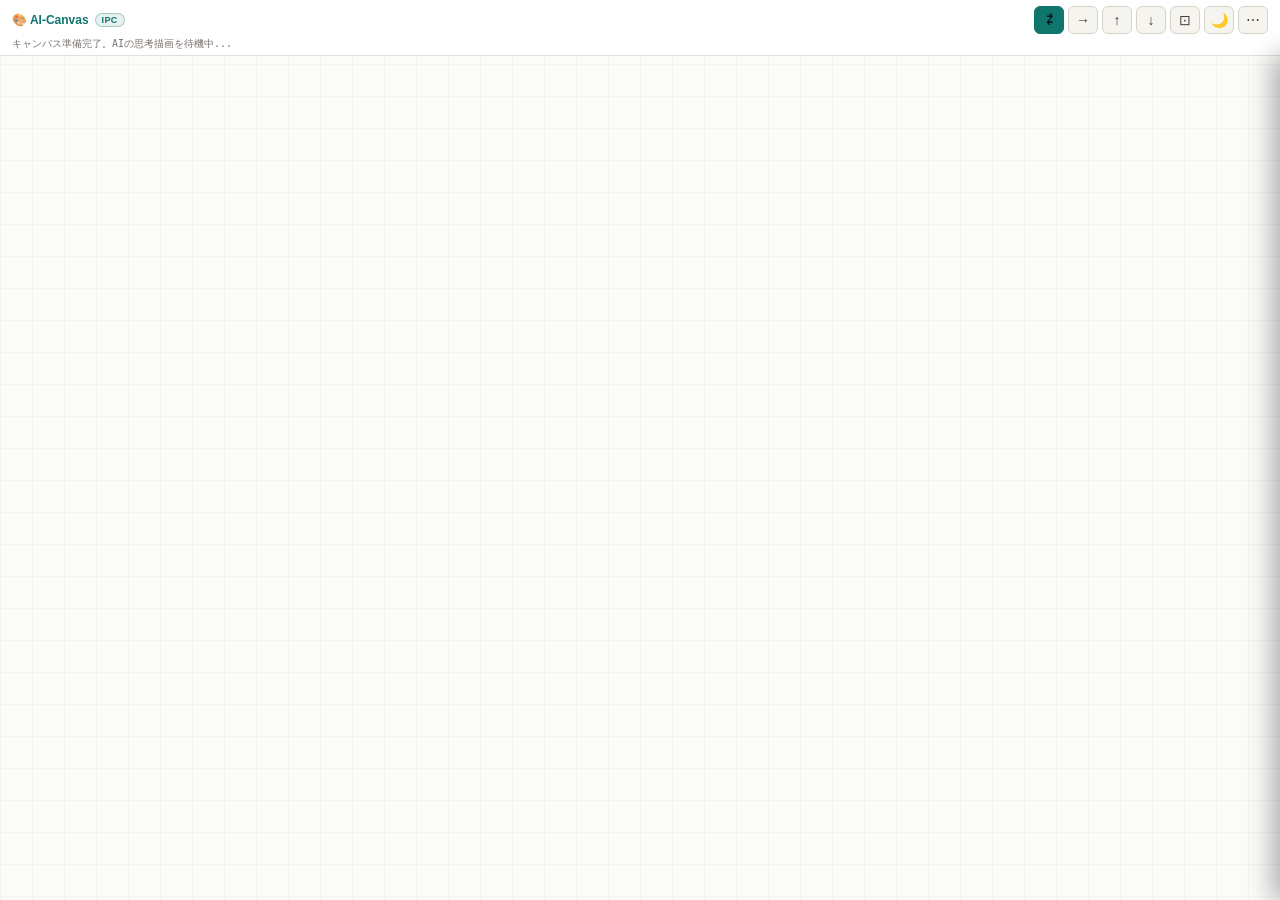
<file: index.html>
<!DOCTYPE html>
<html lang="ja">
<head>
  <meta charset="UTF-8">
  <title>AI-Canvas — Serverless Interactive Thinking Canvas</title>
  <!-- KaTeX (ローカル最優先 + CDNフォールバック) -->
  <link rel="stylesheet" href="./vendor/katex/katex.min.css" onerror="this.onerror=null;this.href='https://cdn.jsdelivr.net/npm/katex@0.16.11/dist/katex.min.css';" />
  <script src="./vendor/katex/katex.min.js" onerror="this.onerror=null;const s=document.createElement('script');s.src='https://cdn.jsdelivr.net/npm/katex@0.16.11/dist/katex.min.js';document.head.appendChild(s);"></script>
  <style>
    :root {
      /* 🌙 Cool Cyber (デフォルト) */
      --bg-body: #0b0f19;
      --grid-stroke: rgba(255, 255, 255, 0.04);
      --header-bg: rgba(15, 23, 42, 0.88);
      --header-border: #334155;
      --brand-color: #38bdf8;
      --badge-bg: rgba(56, 189, 248, 0.15);
      --badge-border: rgba(56, 189, 248, 0.3);
      --badge-color: #38bdf8;
      --btn-bg: #1e293b;
      --btn-color: #cbd5e1;
      --btn-border: #475569;
      --btn-hover-bg: #334155;
      --btn-hover-color: #f8fafc;
      --btn-hover-border: #38bdf8;
      --log-color: #94a3b8;
      --edge-stroke: #64748b;
      --edge-label: #94a3b8;
      --arrow-fill: #38bdf8;
      --hit-box-fill: #0f172a;
      
      /* コンポーネント共通 */
      --card-bg: #1e293b;
      --card-border: #334155;
      --card-text: #f8fafc;
      --card-sub: #94a3b8;
      --math-bg: #1e293b;
      --math-border: #10b981;
      --math-label: #10b981;
      --math-text: #f8fafc;
      --text-node-bg: rgba(30,41,59,0.85);
      --text-node-border: #475569;
      --text-node-title: #f8fafc;
      --text-node-body: #cbd5e1;
      --svg-node-bg: rgba(15,23,42,0.7);
      --svg-node-border: #f59e0b;
      --svg-node-title: #f59e0b;
      --table-bg: rgba(15,23,42,0.92);
      --table-th-bg: rgba(51,65,85,0.6);
      --table-th-border: #475569;
      --table-th-color: #f8fafc;
      --table-td-border: rgba(255,255,255,0.07);
      --table-td-color: #cbd5e1;
      --table-td-first: #93c5fd;
      --group-bg: rgba(15,23,42,0.45);
      --group-border: #38bdf8;
    }

    body.theme-natural {
      /* ☀️ Natural & White (手作り・生成りノート風) */
      --bg-body: #fbfbfa;
      --grid-stroke: rgba(60, 50, 40, 0.08);
      --header-bg: rgba(255, 255, 255, 0.94);
      --header-border: #e2e0d8;
      --brand-color: #0f766e;
      --badge-bg: rgba(15, 118, 110, 0.1);
      --badge-border: rgba(15, 118, 110, 0.3);
      --badge-color: #0f766e;
      --btn-bg: #f5f4ef;
      --btn-color: #44403c;
      --btn-border: #d6d3c7;
      --btn-hover-bg: #e7e5dc;
      --btn-hover-color: #1c1917;
      --btn-hover-border: #0f766e;
      --log-color: #78716c;
      --edge-stroke: #78716c;
      --edge-label: #57534e;
      --arrow-fill: #44403c;
      --hit-box-fill: #ffffff;
      
      /* コンポーネント共通 (生成り・紙・万年筆風) */
      --card-bg: #ffffff;
      --card-border: #dcd9ce;
      --card-text: #1c1917;
      --card-sub: #78716c;
      --math-bg: #f0fdf4;
      --math-border: #059669;
      --math-label: #047857;
      --math-text: #064e3b;
      --text-node-bg: #ffffff;
      --text-node-border: #d6d3c7;
      --text-node-title: #1c1917;
      --text-node-body: #44403c;
      --svg-node-bg: #fffbeb;
      --svg-node-border: #d97706;
      --svg-node-title: #b45309;
      --table-bg: #ffffff;
      --table-th-bg: #f5f4ef;
      --table-th-border: #d6d3c7;
      --table-th-color: #1c1917;
      --table-td-border: rgba(0,0,0,0.06);
      --table-td-color: #44403c;
      --table-td-first: #0f766e;
      --group-bg: rgba(245, 244, 239, 0.65);
      --group-border: #78716c;
    }

    * { box-sizing: border-box; margin: 0; padding: 0; user-select: none; }
    button, input, select, textarea { font-family: inherit; }
    body, html {
      width: 100%; height: 100%; overflow: hidden;
      font-family: -apple-system, BlinkMacSystemFont, "Segoe UI", "Hiragino Sans", "Hiragino Kaku Gothic ProN", "Yu Gothic UI", "Yu Gothic", Meiryo, sans-serif;
      background: var(--bg-body); color: var(--card-text); transition: background 0.25s, color 0.25s;
    }

    :root { --header-h: 56px; }

    /* 上部ヘッダー（コンパクト・2段） */
    #header {
      position: absolute; top: 0; left: 0; right: 0; height: var(--header-h);
      background: var(--header-bg); backdrop-filter: blur(10px);
      border-bottom: 1px solid var(--header-border);
      display: flex; flex-direction: column; justify-content: center;
      padding: 4px 12px 2px; z-index: 1000; transition: all 0.25s; gap: 2px;
    }
    .header-row { display: flex; align-items: center; width: 100%; min-height: 0; }
    .header-main { justify-content: space-between; gap: 8px; }
    .header-log { height: 16px; }
    .brand { font-size: 12px; font-weight: 700; color: var(--brand-color); display: flex; align-items: center; gap: 6px; flex-shrink: 0; }
    .badge { font-size: 9px; font-weight: 600; padding: 1px 6px; border-radius: 999px; letter-spacing: 0.04em; }
    .badge-ipc { background: var(--badge-bg); color: var(--badge-color); border: 1px solid var(--badge-border); }
    .toolbar-primary { display: flex; align-items: center; gap: 4px; flex-wrap: wrap; justify-content: flex-end; }
    .btn-group { display: flex; gap: 4px; align-items: center; }
    .btn { background: var(--btn-bg); color: var(--btn-color); border: 1px solid var(--btn-border); padding: 4px 10px; border-radius: 6px; font-size: 11px; font-weight: 600; cursor: pointer; transition: all 0.2s; }
    .btn:hover { background: var(--btn-hover-bg); color: var(--btn-hover-color); border-color: var(--btn-hover-border); }
    .btn-icon {
      background: var(--btn-bg); color: var(--btn-color); border: 1px solid var(--btn-border);
      width: 30px; height: 28px; padding: 0; border-radius: 6px; font-size: 14px; line-height: 1;
      cursor: pointer; transition: all 0.2s; display: inline-flex; align-items: center; justify-content: center;
    }
    .btn-icon:hover { background: var(--btn-hover-bg); color: var(--btn-hover-color); border-color: var(--btn-hover-border); }
    .layout-dir-btn.active { background: var(--brand-color, #38bdf8); color: #0b1220; border-color: var(--brand-color, #38bdf8); font-weight: 700; }
    .menu-wrap { position: relative; }
    .header-menu {
      position: absolute; right: 0; top: calc(100% + 4px); min-width: 168px;
      background: var(--header-bg); border: 1px solid var(--header-border); border-radius: 8px;
      box-shadow: 0 8px 24px rgba(0,0,0,0.35); padding: 4px; z-index: 1100;
    }
    .header-menu.hidden { display: none; }
    .header-menu .menu-item {
      display: block; width: 100%; text-align: left; background: none; border: none;
      color: var(--btn-color); font-size: 11px; font-weight: 600; padding: 8px 10px; border-radius: 6px; cursor: pointer;
    }
    .header-menu .menu-item:hover { background: var(--btn-hover-bg); color: var(--btn-hover-color); }
    #log-bar { font-size: 10px; color: var(--log-color); font-family: monospace; white-space: nowrap; overflow: hidden; text-overflow: ellipsis; width: 100%; }

    /* メインキャンバス */
    #canvas { width: 100%; height: 100%; display: block; }
    .grid-line { stroke: var(--grid-stroke); stroke-width: 1; }

    /* 共通オブジェクトスタイル */
    .canvas-obj { cursor: grab; touch-action: none; user-select: none; }
    .canvas-obj:active { cursor: grabbing; }
    .canvas-obj.dragging { filter: drop-shadow(0 14px 28px rgba(0,0,0,0.75)); }

    /* エッジ */
    .edge-path { fill: none; stroke-linecap: round; stroke-width: 2.2; }
    .edge-path:not([stroke]) { stroke: var(--edge-stroke); }
    .edge-label:not([fill]) { fill: var(--edge-label); }
    .edge-label { font-size: 11px; font-weight: 600; text-anchor: middle; dominant-baseline: middle; }

    /* HTML foreignObject スタイル (ドラッグが親要素に確実に届くよう設定) */
    foreignObject { pointer-events: none; }
    .html-container { width: 100%; height: 100%; overflow: hidden; }

    /* 🌟 選択中ノードのフォーカスハイライト */
    .canvas-obj.selected > rect:first-child {
      filter: drop-shadow(0 0 12px rgba(56, 189, 248, 0.95)) !important;
      stroke: var(--brand-color) !important;
      stroke-width: 2.5px !important;
    }
    /* 🌟 グループ選択時の破線枠ハイライト */
    .canvas-obj[data-type="group"].selected > rect:first-child {
      stroke-dasharray: 8, 4 !important;
      stroke-width: 2.8px !important;
      filter: drop-shadow(0 0 14px rgba(56, 189, 248, 0.9)) !important;
    }

    /* 🌟 エッジ選択時のフォーカスハイライト (+0.5KB 設計) */
    .edge-path.selected {
      stroke: var(--brand-color) !important;
      stroke-width: 4.5px !important;
      filter: drop-shadow(0 0 10px rgba(56, 189, 248, 0.95)) !important;
    }
    .edge-label.selected {
      fill: var(--brand-color) !important;
      font-weight: 800 !important;
    }

    

    /* 🔗 ドラッグ結線プレビュー線 */
    #temp-edge {
      fill: none; stroke: var(--brand-color); stroke-width: 2.5; stroke-dasharray: 4,4;
      pointer-events: none; display: none;
    }

    /* 📄 詳細パネル (Side Slide-in Drawer) */
    #detail-panel {
      position: absolute; top: var(--header-h); right: 0; bottom: 0; width: 380px; max-width: 90vw;
      background: var(--header-bg); backdrop-filter: blur(16px);
      border-left: 1px solid var(--header-border);
      box-shadow: -8px 0 24px rgba(0,0,0,0.3);
      transform: translateX(100%); transition: transform 0.28s cubic-bezier(0.16, 1, 0.3, 1);
      display: flex; flex-direction: column; z-index: 1050;
      color: var(--card-text); box-sizing: border-box;
    }
    #detail-panel.open {
      transform: translateX(0);
    }
    .panel-header {
      padding: 12px 16px; border-bottom: 1px solid var(--header-border);
      display: flex; align-items: center; justify-content: space-between;
    }
    .panel-badge {
      font-size: 10px; font-weight: 700; padding: 2px 7px; border-radius: 999px; text-transform: uppercase;
      background: var(--badge-bg); color: var(--badge-color); border: 1px solid var(--badge-border);
    }
    .panel-close-btn {
      background: none; border: none; color: var(--log-color); font-size: 15px; font-weight: 700;
      cursor: pointer; padding: 3px 7px; border-radius: 4px; transition: all 0.2s;
    }
    .panel-close-btn:hover {
      background: rgba(255,255,255,0.1); color: var(--card-text);
    }
    .panel-content {
      flex: 1; overflow-y: auto; padding: 16px 20px; font-size: 13px; line-height: 1.65;
    }
    .panel-content h1 { font-size: 16px; font-weight: 800; margin: 8px 0 6px 0; color: var(--card-text); border-bottom: 1px solid var(--header-border); padding-bottom: 4px; }
    .panel-content h2 { font-size: 14px; font-weight: 700; margin: 10px 0 4px 0; color: var(--card-text); }
    .panel-content p { margin: 8px 0; color: var(--card-text); }
    .panel-content ul { margin: 6px 0 10px 18px; padding: 0; color: var(--card-text); }
    .panel-content li { margin-bottom: 4px; }
    .panel-content strong { color: var(--brand-color); font-weight: 700; }
    .panel-content .math-block { margin: 12px 0; padding: 10px 12px; background: var(--math-bg); border-radius: 8px; border: 1px solid var(--math-border); text-align: center; overflow-x: auto; max-width: 100%; }
    table.canvas-data-table {
      width: 100%; border-collapse: collapse; font-size: 11px; text-align: left;
    }
    .panel-content table.canvas-data-table { margin: 10px 0 14px; }
    table.canvas-data-table th,
    table.canvas-data-table td {
      border: 1px solid var(--table-td-border); padding: 5px 8px; vertical-align: top;
    }
    table.canvas-data-table th {
      background: var(--table-th-bg); color: var(--table-th-color); font-weight: 700;
      border-color: var(--table-th-border);
    }
    table.canvas-data-table td { color: var(--table-td-color); }
    table.canvas-data-table tr.canvas-table-stripe td {
      background: rgba(255, 255, 255, 0.03);
    }
    body.theme-natural table.canvas-data-table tr.canvas-table-stripe td {
      background: rgba(0, 0, 0, 0.02);
    }
    table.canvas-data-table td.canvas-table-lead {
      color: var(--table-td-first); font-weight: 600;
    }
    .panel-conn-section { margin-top: 18px; padding-top: 12px; border-top: 1px solid var(--header-border); }
    .panel-conn-section h2 { font-size: 12px; margin-bottom: 8px; }
    .panel-conn-section ul { list-style: none; margin: 0; padding: 0; }
    .panel-conn-section li { margin-bottom: 6px; }
    .panel-conn-jump {
      background: none; border: 1px solid var(--header-border); color: var(--brand-color);
      font-size: 11px; padding: 4px 8px; border-radius: 6px; cursor: pointer; width: 100%; text-align: left;
    }
    .panel-conn-jump:hover { background: rgba(56, 189, 248, 0.08); border-color: var(--brand-color); }
    #help-overlay {
      position: fixed; inset: 0; background: rgba(0,0,0,0.55); z-index: 2000; display: none;
      align-items: center; justify-content: center; padding: 24px;
    }
    #help-overlay.open { display: flex; }
    #help-overlay .help-card {
      max-width: 420px; background: var(--header-bg); border: 1px solid var(--header-border);
      border-radius: 12px; padding: 20px 22px; font-size: 13px; line-height: 1.55; box-shadow: 0 16px 48px rgba(0,0,0,0.35);
    }
    #help-overlay h2 { font-size: 15px; margin-bottom: 10px; }
    #help-overlay kbd { font-family: monospace; font-size: 11px; padding: 2px 5px; border-radius: 4px; background: var(--btn-bg); border: 1px solid var(--btn-border); }
    .panel-footer {
      padding: 10px 16px; border-top: 1px solid var(--header-border); font-size: 11px; color: var(--log-color);
      background: rgba(0,0,0,0.04); display: flex; justify-content: space-between; align-items: center;
    }

    

    /* 🌟 アプリ全体スプリットレイアウト */
    #app-container {
      display: flex; width: 100vw; height: 100vh; overflow: hidden;
      background: var(--bg-body); position: relative;
    }

    

    

    /* 🎨 キャンバス側ペイン */
    #canvas-pane {
      flex: 1; height: 100%; position: relative; overflow: hidden;
    }

    
  </style>
</head>
<body class="theme-natural">

  <div id="app-container">
    

    <!-- 🎨 キャンバスペイン -->
    <div id="canvas-pane">
      

      <div id="header">
        <div class="header-row header-main">
          <div class="brand">
            <span>🎨 AI-Canvas</span>
            <span class="badge badge-ipc" title="WebView2 IPC・ポートゼロ">IPC</span>
          </div>
          <div class="toolbar-primary">
            <button type="button" class="btn-icon layout-dir-btn active" data-dir="EDGE" title="エッジ重視整列 (交差最小化 ⇄)" aria-label="エッジ重視整列" onclick="Canvas.autoLayout('EDGE')">⇄</button>
            <button type="button" class="btn-icon layout-dir-btn" data-dir="LR" title="横に整列 (→)" aria-label="横に整列" onclick="Canvas.autoLayout('LR')">→</button>
            <button type="button" class="btn-icon layout-dir-btn" data-dir="BT" title="縦・下から上へ (↑)" aria-label="縦に整列（上向き）" onclick="Canvas.autoLayout('BT')">↑</button>
            <button type="button" class="btn-icon layout-dir-btn" data-dir="TB" title="縦・上から下へ (↓)" aria-label="縦に整列（下向き）" onclick="Canvas.autoLayout('TB')">↓</button>
            <button type="button" class="btn-icon" title="全体表示 (Fit)" aria-label="全体表示" onclick="Canvas.fitView()">⊡</button>
            <button type="button" class="btn-icon" id="theme-btn" title="Cool Cyber へ" aria-label="テーマ切替" onclick="Canvas.toggleTheme()">🌙</button>
            <div class="menu-wrap">
              <button type="button" class="btn-icon" title="その他" aria-label="その他メニュー" onclick="Canvas.toggleHeaderMenu()">⋯</button>
              <div id="header-menu" class="header-menu hidden">
                <button type="button" class="menu-item" onclick="Canvas.clear(); Canvas.toggleHeaderMenu(true)">🧹 リセット</button>
                <button type="button" class="menu-item" onclick="Canvas.exportHTML({ preservePositions: true }); Canvas.toggleHeaderMenu(true)">📌 現在の配置でHTML保存 (完全固定)</button>
                <button type="button" class="menu-item" onclick="Canvas.exportHTML({ preservePositions: false }); Canvas.toggleHeaderMenu(true)">🔄 自動整列モードでHTML保存 (動的)</button>
                <button type="button" class="menu-item" onclick="Canvas.exportJsonCanvas(); Canvas.toggleHeaderMenu(true)">🗂 JSON Canvas 書き出し</button>
                <button type="button" class="menu-item" id="menu-detail-only" onclick="Canvas.toggleDetailOnly()">📄 詳細: 常に開く</button>
              </div>
            </div>
          </div>
        </div>
        <div class="header-row header-log">
          <div id="log-bar">キャンバス準備完了。AIの思考描画を待機中...</div>
        </div>
      </div>

      <!-- 📄 詳細パネル (Side Slide-in Drawer) -->
      <div id="detail-panel">
        <div class="panel-header">
          <div style="display:flex; align-items:center; gap:8px;">
            <span id="panel-type-badge" class="panel-badge">CARD</span>
            <span id="panel-node-id" style="font-size:12px; font-family:monospace; color:var(--log-color);">#id</span>
          </div>
          <div style="display:flex; align-items:center; gap:2px;">
            
            <button class="panel-close-btn" onclick="Canvas.closeDetailPanel()" title="閉じる (Esc)">✕</button>
          </div>
        </div>
        <div id="panel-body" class="panel-content"></div>
        <div class="panel-footer">
          <span id="panel-connections">🔗 接続: なし</span>
          <span style="font-size:10px; opacity:0.7;">キー: [↑↓←→] 移動 / [Esc] 閉じる</span>
        </div>
      </div>

      <div id="help-overlay" role="dialog" aria-label="ショートカットヘルプ" onclick="if(event.target===this)Canvas.toggleHelp(false)">
        <div class="help-card" onclick="event.stopPropagation()">
          <h2>ショートカット</h2>
          <p><kbd>↑↓←→</kbd> 近傍ノードへフォーカス（詳細パネルが開いているときだけ内容も更新）</p>
          <p><kbd>Esc</kbd> 詳細パネルを閉じる（選択リングは維持）</p>
          <p><kbd>?</kbd> このヘルプの表示 / 閉じる</p>
          <p style="margin-top:12px;font-size:11px;color:var(--log-color);">ノードをクリックすると詳細パネルを開きます。</p>
          <button type="button" class="btn-icon" style="margin-top:14px;width:100%;" onclick="Canvas.toggleHelp(false)">閉じる</button>
        </div>
      </div>

      

      <svg id="canvas">
        <defs>
          <!-- グリッド -->
          <pattern id="grid" width="32" height="32" patternUnits="userSpaceOnUse">
            <path d="M 32 0 L 0 0 0 32" fill="none" class="grid-line" />
          </pattern>
          <!-- 矢印マーカー -->
          <marker id="arrow" viewBox="0 0 10 10" refX="8" refY="5" markerWidth="9" markerHeight="9" orient="auto-start-reverse">
            <path id="arrow-path" d="M 0 1.5 L 8 5 L 0 8.5 z" fill="var(--arrow-fill)" />
          </marker>
        </defs>

        <rect width="100%" height="100%" fill="url(#grid)" />

        <!-- レイヤー（SVG は後から来る兄弟が上に描画される → エッジをノードより手前に） -->
        <g id="objects-layer"></g>
        <path id="temp-edge" />
        <g id="edges-layer"></g>
      </svg>
    </div> <!-- /#canvas-pane -->
  </div> <!-- /#app-container -->

  <script type="text/plain" id="canvas-initial-dsl" data-encoding="base64"></script>

  <script>
    // 汎用安全数値ヘルパー (グローバル)
    function safeNum(val, fallback = 0) {
      const n = Number(val);
      return isFinite(n) ? n : fallback;
    }

    function safeFixed(val, digits = 1) {
      const n = Number(val);
      return isFinite(n) ? n.toFixed(digits) : "0.0";
    }

    // DSL の \n を改行へ戻す。$...$ / $$...$$ の内側は LaTeX（\nu 等）を保護する。
    // これにより、英文行頭など「改行の直後が英字」の場合でも改行が復元される。
    function unescapeDetailMarkdown(raw) {
      if (!raw) return '';
      const s = String(raw);
      let out = '';
      let inMath = false;
      for (let i = 0; i < s.length; i++) {
        const ch = s[i];
        if (ch === '$') {
          if (s[i + 1] === '$') { inMath = !inMath; out += '$$'; i++; }
          else { inMath = !inMath; out += '$'; }
          continue;
        }
        if (ch === '\\' && s[i + 1] === 'n') {
          const next = s[i + 2];
          if (!inMath || next === undefined || !/[a-zA-Z]/.test(next)) {
            out += '\n';
            i++;
            continue;
          }
        }
        out += ch;
      }
      return out;
    }

    // SVG 断片の軽量サニタイズ（script / foreignObject / on* / javascript: / data: を除去）。
    function sanitizeSvgMarkup(raw) {
      if (raw == null) return '';
      return String(raw)
        .replace(/<\s*script[\s\S]*?<\s*\/\s*script\s*>/gi, '')
        .replace(/<\s*script\b[^>]*>/gi, '')
        .replace(/<\s*foreignObject[\s\S]*?<\s*\/\s*foreignObject\s*>/gi, '')
        .replace(/\son[a-z]+\s*=\s*("[^"]*"|'[^']*'|[^\s>]+)/gi, '')
        .replace(/(href|xlink:href)\s*=\s*("|')?\s*(javascript|data):[^"'>\s]*/gi, '');
    }

    function escapeHtml(str) {
      return String(str == null ? '' : str)
        .replace(/&/g, '&amp;').replace(/</g, '&lt;').replace(/>/g, '&gt;').replace(/"/g, '&quot;');
    }

    function safeCssColor(raw, fallback) {
      const s = String(raw || '').trim();
      if (/^#[0-9A-Fa-f]{3,8}$/.test(s)) return s;
      if (/^rgba?\(\s*[\d.,%\s]+\)$/.test(s)) return s;
      if (/^var\(--[a-z0-9-]+\)$/.test(s)) return s;
      return fallback;
    }

    function normalizeLatexForKatex(expr) {
      if (expr == null) return '';
      let s = String(expr).replace(/\u00a5/g, '\\').replace(/¥/g, '\\').trim();
      let prev;
      do {
        prev = s;
        s = s.replace(/\\{2}(?=[a-zA-Z])/g, '\\');
      } while (s !== prev);
      return s;
    }

    // 🗂 JSON Canvas（.canvas）書き出し用ヘルパー（jsoncanvas_io.py と対称）
    function jcHex16(s) {
      let h1 = 0x811c9dc5, h2 = 0x811c9dc5;
      const str = String(s);
      for (let i = 0; i < str.length; i++) {
        const c = str.charCodeAt(i);
        h1 = Math.imul(h1 ^ c, 16777619);
        h2 = Math.imul(h2 ^ (c + 7), 16777619);
      }
      const hx = (x) => (x >>> 0).toString(16).padStart(8, '0');
      return hx(h1) + hx(h2);
    }
    function jcMdTable(headers, rows) {
      if (!headers && !rows) return '';
      const out = [];
      const hs = String(headers || '').split(',').map(s => s.trim()).filter(Boolean);
      if (hs.length) {
        out.push('| ' + hs.join(' | ') + ' |');
        out.push('| ' + hs.map(() => '---').join(' | ') + ' |');
      }
      String(rows || '').split(';').forEach(r => {
        r = r.trim();
        if (!r) return;
        out.push('| ' + r.split('|').map(c => c.trim()).join(' | ') + ' |');
      });
      return out.join('\n');
    }
    function jcMdForObject(o) {
      const d = o.data || {};
      const t = o.type;
      if (t === 'math') {
        const title = d.title || d.label || '';
        const body = d.latex ? `$$\n${d.latex}\n$$` : '';
        return (title ? `**${title}**\n\n${body}` : body).trim();
      }
      if (t === 'svg') return d.svg_content || d.title || '';
      if (t === 'table') return jcMdTable(d.headers || d.cols, d.rows) || (d.title || '');
      if (t === 'group') return d.title || '';
      const parts = [];
      if (d.title) parts.push(`# ${d.title}`);
      if (d.sub) parts.push(`*${d.sub}*`);
      const content = d.content || d.text;
      if (content) parts.push(content);
      if (d.detail) parts.push(d.detail);
      return parts.join('\n\n').trim();
    }

    const CANVAS_SCHEMA_VERSION = 1;

    function renderKatexInto(container, expr, displayMode) {
      const clean = normalizeLatexForKatex(expr);
      if (!clean) return;
      const run = () => {
        if (!window.katex) return false;
        try {
          container.textContent = '';
          katex.render(clean, container, { displayMode: !!displayMode, throwOnError: false });
          return true;
        } catch (e) {
          container.textContent = clean;
          return false;
        }
      };
      if (!run()) {
        let retries = 0;
        const timer = setInterval(() => {
          retries += 1;
          if (run() || retries > 30) clearInterval(timer);
        }, 100);
      }
    }

    const INLINE_MD_TOKEN = /(\$\$[\s\S]+?\$\$|\$(?:\\.|[^\$\\])+\$|\*\*[^*]+\*\*|`[^`]+`)/g;

    function renderInlineFormatting(text, container) {
      if (!text) return;
      const parts = String(text).split(INLINE_MD_TOKEN);
      parts.forEach(part => {
        if (!part) return;
        if (part.startsWith('$$') && part.endsWith('$$')) {
          const span = document.createElement('span');
          span.className = 'math-block';
          renderKatexInto(span, part.slice(2, -2), true);
          container.appendChild(span);
        } else if (part.startsWith('$') && part.endsWith('$')) {
          const span = document.createElement('span');
          renderKatexInto(span, part.slice(1, -1), false);
          container.appendChild(span);
        } else if (part.startsWith('**') && part.endsWith('**')) {
          const strong = document.createElement('strong');
          renderInlineFormatting(part.slice(2, -2), strong);
          container.appendChild(strong);
        } else if (part.startsWith('`') && part.endsWith('`')) {
          const code = document.createElement('code');
          code.style.cssText = 'background:rgba(255,255,255,0.08); padding:2px 5px; border-radius:4px; font-size:11px; font-family:monospace;';
          code.textContent = part.slice(1, -1);
          container.appendChild(code);
        } else {
          container.appendChild(document.createTextNode(part));
        }
      });
    }

    const CanvasTable = (function () {
      function isMarkdownRow(line) {
        const t = String(line).trim();
        return t.length > 0 && t.startsWith('|') && t.endsWith('|');
      }

      function isMarkdownSeparator(line) {
        const t = String(line).trim();
        if (!isMarkdownRow(t)) return false;
        return t.replace(/\|/g, '').replace(/[\s:\-]/g, '').length === 0;
      }

      function parseMarkdownCells(line) {
        const t = String(line).trim();
        return t.slice(1, -1).split('|').map((c) => c.trim());
      }

      function parseNodeFields(headersRaw, rowsRaw) {
        const headers = String(headersRaw || '')
          .split(',')
          .map((s) => s.trim())
          .filter(Boolean);
        const rows = String(rowsRaw || '')
          .split(';')
          .map((r) => r.trim())
          .filter(Boolean)
          .map((r) => r.split('|').map((c) => c.trim()));
        return { headers, rows };
      }

      function parseMarkdownBlock(block) {
        const spec = { headers: [], rows: [] };
        if (!block || !block.length) return spec;
        let bodyStart = 0;
        if (block.length > 1 && isMarkdownSeparator(block[1])) {
          spec.headers = parseMarkdownCells(block[0]);
          bodyStart = 2;
        }
        for (let i = bodyStart; i < block.length; i++) {
          spec.rows.push(parseMarkdownCells(block[i]));
        }
        return spec;
      }

      function estimateSize(spec) {
        const colCount = Math.max(
          1,
          spec.headers.length,
          spec.rows[0] ? spec.rows[0].length : 0
        );
        const rowCount = Math.max(1, spec.rows.length);
        const headerRows = spec.headers.length ? 1 : 0;
        return {
          w: Math.max(220, Math.min(560, colCount * 115 + 24)),
          h: Math.max(90, 36 + (rowCount + headerRows) * 28 + 16)
        };
      }

      function fillCell(el, text, richFn) {
        if (richFn) richFn(String(text == null ? '' : text), el);
        else el.textContent = text == null ? '' : String(text);
      }

      function appendTable(container, spec, opts) {
        if (!container || !spec) return null;
        opts = opts || {};
        const tbl = document.createElement('table');
        tbl.className = opts.tableClass || 'canvas-data-table';
        const richFn = opts.richCells || null;
        const stripe = opts.stripe !== false;
        const leadCol = !!opts.firstColEmphasis;

        if (spec.headers && spec.headers.length) {
          const thead = document.createElement('thead');
          const tr = document.createElement('tr');
          spec.headers.forEach((h) => {
            const th = document.createElement('th');
            fillCell(th, h, richFn);
            tr.appendChild(th);
          });
          thead.appendChild(tr);
          tbl.appendChild(thead);
        }

        if (spec.rows && spec.rows.length) {
          const tbody = document.createElement('tbody');
          spec.rows.forEach((cells, idx) => {
            const tr = document.createElement('tr');
            if (stripe && idx % 2 === 1) tr.classList.add('canvas-table-stripe');
            cells.forEach((c, cIdx) => {
              const td = document.createElement('td');
              if (leadCol && cIdx === 0) td.classList.add('canvas-table-lead');
              fillCell(td, c, richFn);
              tr.appendChild(td);
            });
            tbody.appendChild(tr);
          });
          tbl.appendChild(tbody);
        }

        container.appendChild(tbl);
        return tbl;
      }

      return {
        isMarkdownRow,
        isMarkdownSeparator,
        parseNodeFields,
        parseMarkdownBlock,
        estimateSize,
        appendTable
      };
    })();

    function utf8FromBase64(b64) {
      const bin = atob(b64);
      const bytes = new Uint8Array(bin.length);
      for (let i = 0; i < bin.length; i++) bytes[i] = bin.charCodeAt(i);
      return new TextDecoder('utf-8').decode(bytes);
    }

    function utf8ToBase64(text) {
      const bytes = new TextEncoder().encode(String(text));
      let bin = '';
      bytes.forEach((b) => { bin += String.fromCharCode(b); });
      return btoa(bin);
    }

    function readEmbeddedDsl() {
      const el = document.getElementById('canvas-initial-dsl');
      if (!el) return '';
      const raw = (el.textContent || '').trim();
      if (!raw) return '';
      try {
        if (el.getAttribute('data-encoding') === 'base64') {
          return utf8FromBase64(raw);
        }
        return raw;
      } catch (err) {
        console.error('[readEmbeddedDsl]', err);
        return '';
      }
    }

    // =========================================================================
    // 🏛️ 1. Canvas Core (最小不変エンジン)
    // =========================================================================
    const Canvas = window.Canvas = (function() {
      const svg = document.getElementById('canvas');
      const objectsLayer = document.getElementById('objects-layer');
      const edgesLayer = document.getElementById('edges-layer');
      const logBar = document.getElementById('log-bar');

      const objects = new Map(); // id -> { id, type, x, y, w, h, data, el }
      const edges = [];          // [{ u, v, label, style? }]
      const registry = new Map(); // type -> { render: fn, getDimensions: fn }

      function normalizeEdgeStyle(style) {
        if (!style || typeof style !== 'object') return null;
        const out = {};
        const stroke = style.stroke || style.color;
        if (stroke && /^#([0-9a-fA-F]{3}|[0-9a-fA-F]{6})$/.test(String(stroke).trim())) {
          out.stroke = String(stroke).trim();
        }
        if (style.arrow_color && /^#([0-9a-fA-F]{3}|[0-9a-fA-F]{6})$/.test(String(style.arrow_color).trim())) {
          out.arrow_color = String(style.arrow_color).trim();
        }
        if (style.width != null && style.width !== '') {
          const w = Number(style.width);
          if (isFinite(w) && w > 0 && w <= 12) out.width = w;
        }
        if (style.style === 'straight' || style.curve === 'straight') {
          out.style = 'straight';
        }
        if (style.dash != null && String(style.dash).trim()) {
          const dStr = String(style.dash).trim();
          out.dash = (dStr === 'dashed' || dStr === 'true') ? '5,4' : dStr;
        }
        if (style.arrow === 'double') {
          out.arrow = 'double';
        } else if (style.arrow === 'none' || style.arrow === false || style.arrow === 'false' || style.arrow === '0') {
          out.arrow = 'none';
        }
        return Object.keys(out).length ? out : null;
      }

      function edgeStyleFromNodeProps(props) {
        const d = props.edge_dash || props.dash || ((props.edge_style === 'dashed' || props.style === 'dashed') ? '5,4' : undefined);
        return normalizeEdgeStyle({
          stroke: props.edge_color || props.edge_stroke,
          arrow_color: props.edge_arrow_color || props.arrow_color,
          width: props.edge_width,
          dash: d,
          arrow: props.edge_arrow
        });
      }

      // 🌟 エッジ色に一致する矢印マーカーを動的生成・再利用
      function getOrCreateArrowMarker(color) {
        if (!color) return 'url(#arrow)';
        const cleanId = 'arrow_' + String(color).replace(/[^a-zA-Z0-9]/g, '_');
        if (!document.getElementById(cleanId)) {
          const defs = svg.querySelector('defs');
          if (defs) {
            const marker = document.createElementNS('http://www.w3.org/2000/svg', 'marker');
            marker.id = cleanId;
            marker.setAttribute('viewBox', '0 0 10 10');
            marker.setAttribute('refX', '8');
            marker.setAttribute('refY', '5');
            marker.setAttribute('markerWidth', '9');
            marker.setAttribute('markerHeight', '9');
            marker.setAttribute('orient', 'auto-start-reverse');
            const p = document.createElementNS('http://www.w3.org/2000/svg', 'path');
            p.setAttribute('d', 'M 0 1.5 L 8 5 L 0 8.5 z');
            p.setAttribute('fill', color);
            marker.appendChild(p);
            defs.appendChild(marker);
          }
        }
        return `url(#${cleanId})`;
      }

      function applyEdgeAppearance(path, lbl, edge) {
        if (!path) return;
        const st = edge.style || {};

        // 注意: SVG の presentation 属性（stroke-width 等）は CSS に負けるため、
        //       inline style で適用する（.edge-path { stroke-width: 2.2 } を上書き）。
        if (st.stroke) {
          path.style.setProperty('stroke', st.stroke);
          if (lbl) lbl.style.setProperty('fill', st.stroke);
        } else {
          path.style.removeProperty('stroke');
          if (lbl) lbl.style.removeProperty('fill');
        }
        if (st.width != null) {
          path.style.setProperty('stroke-width', String(st.width));
        } else {
          path.style.removeProperty('stroke-width');
        }
        if (st.dash) {
          path.style.setProperty('stroke-dasharray', st.dash);
        } else {
          path.style.removeProperty('stroke-dasharray');
        }
        const markerColor = st.arrow_color || st.stroke || '';
        if (st.arrow === 'none' || st.arrow === false) {
          path.removeAttribute('marker-end');
          path.removeAttribute('marker-start');
        } else if (st.arrow === 'double') {
          const m = getOrCreateArrowMarker(markerColor);
          path.setAttribute('marker-end', m);
          path.setAttribute('marker-start', m);
        } else {
          path.setAttribute('marker-end', getOrCreateArrowMarker(markerColor));
          path.removeAttribute('marker-start');
        }
      }

      function createEdgeDom(edge, idx) {
        const edgeId = `edge_${edge.u}_${edge.v}_${idx}`;
        const g = document.createElementNS('http://www.w3.org/2000/svg', 'g');
        g.id = edgeId;
        g.classList.add('canvas-edge');
        const safeLabel = String(edge.label || '').replace(/</g, '');
        g.innerHTML = `
            <path id="hit_${edgeId}" class="edge-hitbox" d="" stroke="transparent" stroke-width="18" fill="none" style="pointer-events:stroke; cursor:pointer;" />
            <path id="path_${edgeId}" class="edge-path" marker-end="url(#arrow)" style="cursor:pointer;" />
            <text id="lbl_${edgeId}" class="edge-label" style="cursor:pointer;">${safeLabel}</text>
          `;
        edgesLayer.appendChild(g);
        applyEdgeAppearance(
          document.getElementById('path_' + edgeId),
          document.getElementById('lbl_' + edgeId),
          edge
        );

        // 🌟 エッジ選択イベント
        const hitPath = document.getElementById('hit_' + edgeId);
        const edgePath = document.getElementById('path_' + edgeId);
        const edgeLbl = document.getElementById('lbl_' + edgeId);
        const onEdgeClick = (e) => {
          e.stopPropagation();
          selectEdge(idx);
        };
        if (hitPath) hitPath.addEventListener('click', onEdgeClick);
        if (edgePath) edgePath.addEventListener('click', onEdgeClick);
        if (edgeLbl) edgeLbl.addEventListener('click', onEdgeClick);
      }

      // ズーム＆パンの状態
      let vb = { x: 0, y: 0, w: window.innerWidth || 1080, h: window.innerHeight || 720 };
      function updateViewBox() {
        if (!isFinite(vb.x) || !isFinite(vb.y) || !isFinite(vb.w) || !isFinite(vb.h) || vb.w <= 10 || vb.h <= 10) {
          vb = { x: 0, y: 0, w: window.innerWidth || 1080, h: window.innerHeight || 720 };
        }
        svg.setAttribute('viewBox', `${vb.x} ${vb.y} ${vb.w} ${vb.h}`);
        if (typeof selectedNodeId !== 'undefined' && selectedNodeId) updateQuickToolbar(selectedNodeId);
        if (typeof selectedEdgeIdx !== 'undefined' && selectedEdgeIdx !== null) updateEdgeQuickToolbar(selectedEdgeIdx);
      }

      function initZoomPan() {
        vb.w = window.innerWidth || 1080;
        vb.h = window.innerHeight || 720;
        updateViewBox();

        window.addEventListener('resize', () => {
          vb.w = window.innerWidth;
          vb.h = window.innerHeight;
          updateViewBox();
        });

        // ホイールズーム
        svg.addEventListener('wheel', (e) => {
          e.preventDefault();
          const zoomFactor = e.deltaY > 0 ? 1.08 : 0.92;
          const rect = svg.getBoundingClientRect();
          const mouseX = e.clientX - rect.left;
          const mouseY = e.clientY - rect.top;

          const svgX = vb.x + (mouseX / rect.width) * vb.w;
          const svgY = vb.y + (mouseY / rect.height) * vb.h;

          vb.w *= zoomFactor;
          vb.h *= zoomFactor;
          vb.x = svgX - (mouseX / rect.width) * vb.w;
          vb.y = svgY - (mouseY / rect.height) * vb.h;
          updateViewBox();
        }, { passive: false });

        // 背景ドラッグ (パン移動)
        let isPanning = false, startPanX, startPanY;
        svg.addEventListener('pointerdown', (e) => {
          if (e.target.id === 'canvas' || (e.target.tagName === 'rect' && e.target.getAttribute('fill') === 'url(#grid)')) {
            isPanning = true;
            svg.setPointerCapture(e.pointerId);
            startPanX = e.clientX;
            startPanY = e.clientY;
          }
        });
        svg.addEventListener('pointermove', (e) => {
          if (!isPanning) return;
          const rect = svg.getBoundingClientRect();
          const svgW = rect.width > 0 ? rect.width : (window.innerWidth || 1080);
          const svgH = rect.height > 0 ? rect.height : (window.innerHeight || 720);
          const dx = (e.clientX - startPanX) * (vb.w / svgW);
          const dy = (e.clientY - startPanY) * (vb.h / svgH);
          vb.x -= dx;
          vb.y -= dy;
          startPanX = e.clientX;
          startPanY = e.clientY;
          updateViewBox();
        });
        function endPan(e) {
          if (!isPanning) return;
          isPanning = false;
          try { svg.releasePointerCapture(e.pointerId); } catch(_) {}
        }
        svg.addEventListener('pointerup', endPan);
        svg.addEventListener('pointercancel', endPan);
      }

      // 同じノード対（向き問わず）の並行エッジを少しずらすためのオフセット配列を返す
      function computeEdgeOffsets() {
        const groups = new Map();
        edges.forEach((e, i) => {
          const key = e.u < e.v ? `${e.u}|${e.v}` : `${e.v}|${e.u}`;
          if (!groups.has(key)) groups.set(key, []);
          groups.get(key).push(i);
        });
        const offsets = new Array(edges.length).fill(0);
        const gap = 16;
        groups.forEach((list) => {
          if (list.length < 2) return;
          list.forEach((idx, k) => { offsets[idx] = (k - (list.length - 1) / 2) * gap; });
        });
        return offsets;
      }

      function calcEdgePath(ux_raw, uy_raw, uw_raw, uh_raw, vx_raw, vy_raw, vw_raw, vh_raw, off_raw, edgeStyle) {
        const off = safeNum(off_raw, 0);
        const ux = safeNum(ux_raw, 0), uy = safeNum(uy_raw, 0);
        const uw = Math.max(20, safeNum(uw_raw, 180)), uh = Math.max(20, safeNum(uh_raw, 80));
        const vx = safeNum(vx_raw, 0), vy = safeNum(vy_raw, 0);
        const vw = Math.max(20, safeNum(vw_raw, 180)), vh = Math.max(20, safeNum(vh_raw, 80));

        const cx_u = ux + uw / 2, cy_u = uy + uh / 2;
        const cx_v = vx + vw / 2, cy_v = vy + vh / 2;
        const dx = cx_v - cx_u, dy = cy_v - cy_u;
        const horizontal = Math.abs(dx) >= Math.abs(dy);
        let p1 = [ux + uw, cy_u], p2 = [vx, cy_v];
        let c1 = [p1[0] + 30, p1[1]], c2 = [p2[0] - 30, p2[1]];

        if (horizontal) {
          if (dx >= 0) {
            p1 = [ux + uw, cy_u]; p2 = [vx, cy_v];
            const dist = Math.max(30, Math.abs(dx) * 0.45);
            c1 = [p1[0] + dist, p1[1]]; c2 = [p2[0] - dist, p2[1]];
          } else {
            p1 = [ux, cy_u]; p2 = [vx + vw, cy_v];
            const dist = Math.max(30, Math.abs(dx) * 0.45);
            c1 = [p1[0] - dist, p1[1]]; c2 = [p2[0] + dist, p2[1]];
          }
        } else {
          if (dy >= 0) {
            p1 = [cx_u, uy + uh]; p2 = [cx_v, vy];
            const dist = Math.max(30, Math.abs(dy) * 0.45);
            c1 = [p1[0], p1[1] + dist]; c2 = [p2[0], p2[1] - dist];
          } else {
            p1 = [cx_u, uy]; p2 = [cx_v, vy + vh];
            const dist = Math.max(30, Math.abs(dy) * 0.45);
            c1 = [p1[0], p1[1] - dist]; c2 = [p2[0], p2[1] + dist];
          }
        }
        // 並行エッジを少しずらす（水平なら Y、垂直なら X 方向）
        if (horizontal) { c1[1] += off; c2[1] += off; } else { c1[0] += off; c2[0] += off; }
        if (edgeStyle && (edgeStyle.style === 'straight' || edgeStyle.curve === 'straight')) {
          return {
            d: `M ${safeFixed(p1[0])} ${safeFixed(p1[1])} L ${safeFixed(p2[0])} ${safeFixed(p2[1])}`,
            mx: (safeNum(p1[0]) + safeNum(p2[0])) / 2 + (horizontal ? 0 : off),
            my: (safeNum(p1[1]) + safeNum(p2[1])) / 2 + (horizontal ? off : 0) - 10
          };
        }
        return {
          d: `M ${safeFixed(p1[0])} ${safeFixed(p1[1])} C ${safeFixed(c1[0])} ${safeFixed(c1[1])}, ${safeFixed(c2[0])} ${safeFixed(c2[1])}, ${safeFixed(p2[0])} ${safeFixed(p2[1])}`,
          mx: (safeNum(p1[0]) + safeNum(p2[0])) / 2 + (horizontal ? 0 : off),
          my: (safeNum(p1[1]) + safeNum(p2[1])) / 2 + (horizontal ? off : 0) - 10
        };
      }

      function updateEdges() {
        const offsets = computeEdgeOffsets();
        edges.forEach((edge, idx) => {
          const u = objects.get(edge.u);
          const v = objects.get(edge.v);
          if (!u || !v) return;

          const edgeId = `edge_${edge.u}_${edge.v}_${idx}`;
          const path = document.getElementById('path_' + edgeId);
          const lbl = document.getElementById('lbl_' + edgeId);
          if (!path) return;

          const res = calcEdgePath(u.x, u.y, u.w, u.h, v.x, v.y, v.w, v.h, offsets[idx], edge.style);
          const hit = document.getElementById('hit_' + edgeId);
          if (hit) hit.setAttribute('d', res.d);
          path.setAttribute('d', res.d);
          applyEdgeAppearance(path, lbl, edge);
          if (lbl) {
            lbl.setAttribute('x', res.mx);
            lbl.setAttribute('y', res.my);
          }
        });
        if (selectedEdgeIdx !== null) updateEdgeQuickToolbar(selectedEdgeIdx);
      }

      // 🌟 エッジのフォーカス選択管理 & クイックツールバー (+0.5KB)
      let selectedEdgeIdx = null;

      // 🌟 detail を持つノードだけ詳細パネルを開くオプション（既定 off）
      let detailOnlyWithData = false;

      function updateEdgeQuickToolbar(idx) {
        const tb = document.getElementById('edge-quick-toolbar');
        if (!tb) return;
        if (idx === null || idx === undefined || idx < 0 || idx >= edges.length) {
          tb.classList.remove('open');
          return;
        }
        const edge = edges[idx];
        const u = objects.get(edge.u);
        const v = objects.get(edge.v);
        if (!u || !v) {
          tb.classList.remove('open');
          return;
        }
        const res = calcEdgePath(u.x, u.y, u.w, u.h, v.x, v.y, v.w, v.h, computeEdgeOffsets()[idx]);
        const rect = svg.getBoundingClientRect();
        const px = ((res.mx - vb.x) / vb.w) * rect.width;
        const py = ((res.my - vb.y) / vb.h) * rect.height;

        tb.style.left = Math.round(px) + 'px';
        tb.style.top = Math.round(py) + 'px';
        tb.classList.add('open');
      }

      function selectEdge(idx) {
        if (idx !== null && selectedNodeId) {
          const oldNode = document.getElementById('obj_' + selectedNodeId);
          if (oldNode) oldNode.classList.remove('selected');
          selectedNodeId = null;
          window.selectedNodeId = null;
          updateQuickToolbar(null);
        }
        if (selectedEdgeIdx !== null) {
          const oldPath = document.querySelector('.edge-path.selected');
          if (oldPath) oldPath.classList.remove('selected');
          const oldLbl = document.querySelector('.edge-label.selected');
          if (oldLbl) oldLbl.classList.remove('selected');
        }
        if (idx === null || idx < 0 || idx >= edges.length) {
          selectedEdgeIdx = null;
          window.selectedEdgeIdx = null;
          window.selectedEdge = null;
          updateEdgeQuickToolbar(null);
          return;
        }
        selectedEdgeIdx = idx;
        window.selectedEdgeIdx = idx;
        const e = edges[idx];
        window.selectedEdge = { u: e.u, v: e.v, idx: idx, label: e.label, style: e.style };

        const edgeId = `edge_${e.u}_${e.v}_${idx}`;
        const pathEl = document.getElementById('path_' + edgeId);
        const lblEl = document.getElementById('lbl_' + edgeId);
        if (pathEl) pathEl.classList.add('selected');
        if (lblEl) lblEl.classList.add('selected');

        logBar.innerText = `[エッジ選択 🔗] ${e.u} ➔ ${e.v}${e.label ? ' : ' + e.label : ''}`;
        updateEdgeQuickToolbar(idx);

        // エディタ連動
        if (window.EditorApp && window.EditorApp.highlightEdgeLine) {
          window.EditorApp.highlightEdgeLine(e.u, e.v, idx);
        }
      }

      // 🌟 領域（Group）のオートフィット計算 (心地よい余白付き)
      function updateGroups() {
        objects.forEach(gObj => {
          if (gObj.type !== 'group' || !gObj.data || !gObj.data.contains) return;
          const childIds = String(gObj.data.contains)
            .split(/[\s,]+/)
            .map(s => s.trim())
            .filter(Boolean);
          if (childIds.length === 0) return;

          let minX = Infinity, minY = Infinity, maxX = -Infinity, maxY = -Infinity;
          let count = 0;

          childIds.forEach(cId => {
            const child = objects.get(cId);
            if (!child) return;
            const cx = safeNum(child.x, 0);
            const cy = safeNum(child.y, 0);
            const cw = Math.max(20, safeNum(child.w, 180));
            const ch = Math.max(20, safeNum(child.h, 80));

            minX = Math.min(minX, cx);
            minY = Math.min(minY, cy);
            maxX = Math.max(maxX, cx + cw);
            maxY = Math.max(maxY, cy + ch);
            count++;
          });

          if (count === 0 || !isFinite(minX) || !isFinite(maxX)) return;

          // 心地よい余白 (左右・下: 28px, 上部ヘッダー余裕: 38px)
          const pad = 28;
          const padTop = 38;

          gObj.x = minX - pad;
          gObj.y = minY - padTop;
          gObj.w = (maxX - minX) + pad * 2;
          gObj.h = (maxY - minY) + pad + padTop;
          if (gObj.data) {
            gObj.data.x = gObj.x;
            gObj.data.y = gObj.y;
            gObj.data.w = gObj.w;
            gObj.data.h = gObj.h;
          }

          const gEl = document.getElementById('obj_' + gObj.id);
          if (gEl) {
            gEl.setAttribute('transform', `translate(${gObj.x}, ${gObj.y})`);
            const rect = gEl.querySelector('rect');
            if (rect) {
              rect.setAttribute('width', gObj.w);
              rect.setAttribute('height', gObj.h);
            }
            const subText = gEl.querySelector('.group-sub');
            if (subText) {
              subText.setAttribute('y', gObj.h - 12);
            }
          }
        });
      }

      // 🌟 選択・フォーカス状態と詳細パネル管理
      let selectedNodeId = null;

      // 🌟 マイクロMarkdown & KaTeX & SVG レンダラー (容量ゼロ・30行軽量エンジン)
      function renderMicroMarkdown(md, container) {
        if (!md) return;
        const lines = md.split('\n');
        let listEl = null;

        for (let li = 0; li < lines.length; li++) {
          const line = lines[li].trim();
          if (!line) {
            listEl = null;
            continue;
          }

          if (CanvasTable.isMarkdownRow(line)) {
            listEl = null;
            const block = [];
            while (li < lines.length && CanvasTable.isMarkdownRow(lines[li].trim())) {
              block.push(lines[li].trim());
              li++;
            }
            li--;
            CanvasTable.appendTable(container, CanvasTable.parseMarkdownBlock(block), {
              richCells: renderInlineFormatting
            });
            continue;
          }

          if (line.startsWith('# ')) {
            listEl = null;
            const h1 = document.createElement('h1');
            renderInlineFormatting(line.slice(2).trim(), h1);
            container.appendChild(h1);
            continue;
          }
          if (line.startsWith('## ')) {
            listEl = null;
            const h2 = document.createElement('h2');
            renderInlineFormatting(line.slice(3).trim(), h2);
            container.appendChild(h2);
            continue;
          }

          if (line.startsWith('- ') || line.startsWith('* ')) {
            if (!listEl) {
              listEl = document.createElement('ul');
              container.appendChild(listEl);
            }
            const liEl = document.createElement('li');
            renderInlineFormatting(line.slice(2).trim(), liEl);
            listEl.appendChild(liEl);
            continue;
          }
          listEl = null;

          if (line.startsWith('$$') && line.endsWith('$$') && line.length > 4) {
            const mathBox = document.createElement('div');
            mathBox.className = 'math-block';
            renderKatexInto(mathBox, line.slice(2, -2), true);
            container.appendChild(mathBox);
            continue;
          }

          if (line.startsWith('<svg') && line.endsWith('</svg>')) {
            const svgBox = document.createElement('div');
            svgBox.style.cssText = 'margin:12px 0; text-align:center; overflow-x:auto;';
            svgBox.innerHTML = sanitizeSvgMarkup(line);
            container.appendChild(svgBox);
            continue;
          }

          const p = document.createElement('p');
          renderInlineFormatting(line, p);
          container.appendChild(p);
        }
      }

      function isDetailPanelOpen() {
        const panel = document.getElementById('detail-panel');
        return !!(panel && panel.classList.contains('open'));
      }

      function updateConnectionSummary(id) {
        const connLabel = document.getElementById('panel-connections');
        if (!connLabel || !id) return;
        const inCount = edges.filter(e => e.v === id).length;
        const outCount = edges.filter(e => e.u === id).length;
        connLabel.textContent = `🔗 接続: ← 入力 ${inCount}件 / 出力 → ${outCount}件`;
      }

      function appendConnectionSection(id, body) {
        const incoming = edges.filter(e => e.v === id);
        const outgoing = edges.filter(e => e.u === id);
        if (!incoming.length && !outgoing.length) return;

        const sec = document.createElement('div');
        sec.className = 'panel-conn-section';
        const h2 = document.createElement('h2');
        h2.textContent = '接続一覧';
        sec.appendChild(h2);
        const ul = document.createElement('ul');

        const addRow = (dir, peerId, label) => {
          const li = document.createElement('li');
          const btn = document.createElement('button');
          btn.type = 'button';
          btn.className = 'panel-conn-jump';
          const arrow = dir === 'in' ? '←' : '→';
          const lbl = label ? ` 「${label}」` : '';
          btn.textContent = `${arrow} ${peerId}${lbl}`;
          btn.addEventListener('click', (ev) => {
            ev.stopPropagation();
            selectNode(peerId, { openDetail: true });
          });
          li.appendChild(btn);
          ul.appendChild(li);
        };

        incoming.forEach(e => addRow('in', e.u, e.label));
        outgoing.forEach(e => addRow('out', e.v, e.label));
        sec.appendChild(ul);
        body.appendChild(sec);
      }

      // 🛠️ ノード & グループ頭上クイック・ツールバーの位置更新
      function updateQuickToolbar(id) {
        const tbNode = document.getElementById('quick-toolbar');
        const tbGroup = document.getElementById('group-quick-toolbar');
        if (!id || !objects.has(id)) {
          if (tbNode) tbNode.classList.remove('open');
          if (tbGroup) tbGroup.classList.remove('open');
          return;
        }
        const obj = objects.get(id);
        const rect = svg.getBoundingClientRect();

        if (obj.type === 'group') {
          if (tbNode) tbNode.classList.remove('open');
          if (!tbGroup) return;
          // グループ見出し（左上バッジ付近）の少し上に配置
          const px = ((obj.x + 130 - vb.x) / vb.w) * rect.width;
          const py = ((obj.y + 10 - vb.y) / vb.h) * rect.height;
          tbGroup.style.left = Math.round(px) + 'px';
          tbGroup.style.top = Math.round(py) + 'px';
          tbGroup.classList.add('open');
        } else {
          if (tbGroup) tbGroup.classList.remove('open');
          if (!tbNode) return;
          const px = ((obj.x + obj.w / 2 - vb.x) / vb.w) * rect.width;
          const py = ((obj.y - vb.y) / vb.h) * rect.height;
          tbNode.style.left = Math.round(px) + 'px';
          tbNode.style.top = Math.round(py) + 'px';
          tbNode.classList.add('open');
        }
      }

      function selectNode(id, opts) {
        const openDetail = !opts || opts.openDetail !== false;

        if (selectedNodeId) {
          const oldEl = document.getElementById('obj_' + selectedNodeId);
          if (oldEl) oldEl.classList.remove('selected');
        }

        if (!id || !objects.has(id)) {
          selectedNodeId = null;
          window.selectedNodeId = null;
          closeDetailPanel({ clearSelection: true });
          updateQuickToolbar(null);
          return;
        }

        const obj = objects.get(id);

        selectEdge(null);
        selectedNodeId = id;
        window.selectedNodeId = id;
        const el = document.getElementById('obj_' + id);
        if (el) el.classList.add('selected');

        if (obj.type === 'group') {
          closeDetailPanel({ clearSelection: false });
          updateQuickToolbar(id);
          const childCount = obj.data && obj.data.contains ? String(obj.data.contains).split(/[\s,]+/).filter(Boolean).length : 0;
          logBar.innerText = `[選択 🔲] グループ '${id}' (所属ノード: ${childCount}件)`;
          if (window.EditorApp && window.EditorApp.highlightNodeLine) {
            window.EditorApp.highlightNodeLine(id);
          }
          return;
        }

        updateConnectionSummary(id);

        if (!openDetail) {
          logBar.innerText = `[フォーカス] ノード '${id}'`;
          return;
        }

        // detail を持つノードだけ詳細パネルを開くオプション:
        // detail または table / math / svg などの固有データを持つ場合は詳細パネルを開く
        const hasRichData = !!(obj.data && (
          obj.data.detail ||
          obj.data.content ||
          (obj.type === 'table' && (obj.data.headers || obj.data.rows)) ||
          (obj.type === 'math' && obj.data.latex) ||
          (obj.type === 'svg' && obj.data.svg_content)
        ));
        if (detailOnlyWithData && !hasRichData) {
          closeDetailPanel({ clearSelection: false });
          updateConnectionSummary(id);
          updateQuickToolbar(id);
          logBar.innerText = `[フォーカス] ノード '${id}'（詳細データなし → 詳細パネル非表示）`;
          return;
        }

        const panel = document.getElementById('detail-panel');
        const badge = document.getElementById('panel-type-badge');
        const idLabel = document.getElementById('panel-node-id');
        const body = document.getElementById('panel-body');

        if (panel && body) {
          if (badge) badge.textContent = obj.type.toUpperCase();
          if (idLabel) idLabel.textContent = '#' + obj.id;

          body.innerHTML = '';
          const d = obj.data || {};

          if (d.detail) {
            renderMicroMarkdown(unescapeDetailMarkdown(d.detail), body);
          } else {
            // 容量ゼロ設計：既存属性から自動生成
            const titleEl = document.createElement('h1');
            titleEl.textContent = d.title || obj.id;
            body.appendChild(titleEl);

            if (d.sub) {
              const subEl = document.createElement('p');
              subEl.style.cssText = 'color:var(--card-sub); font-size:12px; margin-top:-2px;';
              subEl.textContent = d.sub;
              body.appendChild(subEl);
            }

            if (d.content) {
              const contentEl = document.createElement('p');
              contentEl.textContent = d.content;
              body.appendChild(contentEl);
            }
          }

          // 型固有の内容は detail の有無に関わらず表示（math の LaTeX・svg・table が消えないように）
          if (obj.type === 'math' && d.latex) {
            const mathBox = document.createElement('div');
            mathBox.className = 'math-block';
            renderKatexInto(mathBox, d.latex, true);
            body.appendChild(mathBox);
          }

          if (obj.type === 'svg' && d.svg_content) {
            const svgBox = document.createElement('div');
            svgBox.style.cssText = 'margin:12px 0; text-align:center;';
            svgBox.innerHTML = sanitizeSvgMarkup(d.svg_content);
            body.appendChild(svgBox);
          }

          if (obj.type === 'table' && (d.headers || d.rows)) {
            CanvasTable.appendTable(
              body,
              CanvasTable.parseNodeFields(d.headers || d.cols, d.rows),
              { firstColEmphasis: true }
            );
          }

          if (!d.detail) {
            const autoNote = document.createElement('div');
            autoNote.style.cssText = 'margin-top:16px; padding:8px 10px; background:rgba(255,255,255,0.03); border-radius:6px; font-size:11px; color:var(--log-color); border-left:2px solid var(--brand-color);';
            autoNote.innerHTML = '💡 <strong>ヒント:</strong> DSLに <code>detail="..."</code> を記述すると、Markdown・数式・SVGによる専用解説を展開できます。';
            body.appendChild(autoNote);
          }

          appendConnectionSection(id, body);
          panel.classList.add('open');
        }
        updateQuickToolbar(id);
        logBar.innerText = `[選択] ノード '${id}' を選択しました (詳細パネル表示)`;
      }

      function closeDetailPanel(opts) {
        const clearSelection = opts && opts.clearSelection;
        const panel = document.getElementById('detail-panel');
        if (panel) panel.classList.remove('open');
        if (clearSelection && selectedNodeId) {
          const oldEl = document.getElementById('obj_' + selectedNodeId);
          if (oldEl) oldEl.classList.remove('selected');
          selectedNodeId = null;
          const connLabel = document.getElementById('panel-connections');
          if (connLabel) connLabel.textContent = '🔗 接続: なし';
        }
        updateQuickToolbar(null);
      }

      // キャンバス背景クリックで詳細パネル・エッジ選択・クイックツールバーを解除
      svg.addEventListener('click', (e) => {
        if (e.target.id === 'canvas' || (e.target.tagName === 'rect' && e.target.getAttribute('fill') === 'url(#grid)')) {
          closeDetailPanel({ clearSelection: true });
          selectEdge(null);
          updateQuickToolbar(null);
        }
      });

      // 🌟 方向キーでの空間的フォーカス移動 (Spatial Navigation)
      window.addEventListener('keydown', (e) => {
        const activeTag = document.activeElement ? document.activeElement.tagName.toLowerCase() : '';
        if (activeTag === 'input' || activeTag === 'textarea') return;

        if (e.key === 'Escape') {
          closeDetailPanel();
          Canvas.toggleHelp(false);
          return;
        }

        if (e.key === '?' && !e.ctrlKey && !e.metaKey && !e.altKey) {
          e.preventDefault();
          Canvas.toggleHelp();
          return;
        }

        const keepPanelOpen = isDetailPanelOpen();
        const focusOpts = { openDetail: keepPanelOpen || detailOnlyWithData };

        const dirMap = {
          'ArrowRight': 'R',
          'ArrowLeft':  'L',
          'ArrowDown':  'D',
          'ArrowUp':    'U'
        };
        const dir = dirMap[e.key];
        if (!dir) return;

        const nodeList = Array.from(objects.values()).filter(o => o.type !== 'group');
        if (nodeList.length === 0) return;

        e.preventDefault();

        // 選択中ノードがなければ左上のノードを選択
        if (!selectedNodeId || !objects.has(selectedNodeId)) {
          nodeList.sort((a, b) => (a.x + a.y) - (b.x + b.y));
          selectNode(nodeList[0].id, focusOpts);
          return;
        }

        const curr = objects.get(selectedNodeId);
        const currCx = curr.x + curr.w / 2;
        const currCy = curr.y + curr.h / 2;

        let bestNode = null;
        let bestDist = Infinity;

        nodeList.forEach(cand => {
          if (cand.id === curr.id) return;
          const candCx = cand.x + cand.w / 2;
          const candCy = cand.y + cand.h / 2;
          const dx = candCx - currCx;
          const dy = candCy - currCy;

          let inCone = false;
          let primaryDist = 0;
          let secondaryDist = 0;

          if (dir === 'R') {
            inCone = (dx > 10) && (Math.abs(dy) <= dx * 1.5);
            primaryDist = dx; secondaryDist = Math.abs(dy);
          } else if (dir === 'L') {
            inCone = (dx < -10) && (Math.abs(dy) <= (-dx) * 1.5);
            primaryDist = -dx; secondaryDist = Math.abs(dy);
          } else if (dir === 'D') {
            inCone = (dy > 10) && (Math.abs(dx) <= dy * 1.5);
            primaryDist = dy; secondaryDist = Math.abs(dx);
          } else if (dir === 'U') {
            inCone = (dy < -10) && (Math.abs(dx) <= (-dy) * 1.5);
            primaryDist = -dy; secondaryDist = Math.abs(dx);
          }

          if (inCone) {
            const score = primaryDist + secondaryDist * 1.2;
            if (score < bestDist) {
              bestDist = score;
              bestNode = cand;
            }
          }
        });

        // コーン内で見つからなければ同半平面の最近傍
        if (!bestNode) {
          nodeList.forEach(cand => {
            if (cand.id === curr.id) return;
            const candCx = cand.x + cand.w / 2;
            const candCy = cand.y + cand.h / 2;
            const dx = candCx - currCx;
            const dy = candCy - currCy;

            let inHalf = false;
            if (dir === 'R' && dx > 10) inHalf = true;
            if (dir === 'L' && dx < -10) inHalf = true;
            if (dir === 'D' && dy > 10) inHalf = true;
            if (dir === 'U' && dy < -10) inHalf = true;

            if (inHalf) {
              const dist = Math.hypot(dx, dy);
              if (dist < bestDist) {
                bestDist = dist;
                bestNode = cand;
              }
            }
          });
        }

        if (bestNode) {
          selectNode(bestNode.id, focusOpts);
        }
      });

      // 🌟 中央集権型ドラッグ＆クリックマネージャー
      let activeDrag = null; // { id, el, startX, startY, initX, initY, moved }

      window.addEventListener('pointermove', (e) => {
        // 🌟 結線ドラッグ追従（activeDrag とは独立。Shift 結線時は activeDrag は null）
        if (connectDrag) {
          const pt = getSvgCoords(e.clientX, e.clientY);
          const tempEdge = document.getElementById('temp-edge');
          if (tempEdge) {
            tempEdge.setAttribute('d', `M ${connectDrag.fromX} ${connectDrag.fromY} L ${pt.x} ${pt.y}`);
          }
          return;
        }

        if (!activeDrag) return;
        const dragDist = Math.hypot(e.clientX - activeDrag.startX, e.clientY - activeDrag.startY);
        if (dragDist > 5) {
          activeDrag.moved = true;
        }
        if (!activeDrag.moved) return;

        const rect = svg.getBoundingClientRect();
        const svgW = rect.width > 0 ? rect.width : (window.innerWidth || 1080);
        const svgH = rect.height > 0 ? rect.height : (window.innerHeight || 720);
        let scaleX = vb.w / svgW;
        let scaleY = vb.h / svgH;
        if (!isFinite(scaleX) || scaleX <= 0) scaleX = 1;
        if (!isFinite(scaleY) || scaleY <= 0) scaleY = 1;

        const obj = objects.get(activeDrag.id);
        if (!obj) return;

        const targetX = activeDrag.initX + (e.clientX - activeDrag.startX) * scaleX;
        const targetY = activeDrag.initY + (e.clientY - activeDrag.startY) * scaleY;
        const dx = targetX - obj.x;
        const dy = targetY - obj.y;

        obj.x = targetX;
        obj.y = targetY;
        if (obj.data) {
          obj.data.x = obj.x;
          obj.data.y = obj.y;
        }
        activeDrag.el.setAttribute('transform', `translate(${obj.x}, ${obj.y})`);

        // 🌟 グループドラッグ時: 包含する子ノード群も一緒に平行移動
        if (obj.type === 'group' && obj.data && obj.data.contains) {
          const childIds = String(obj.data.contains).split(/[\s,]+/).map(s => s.trim()).filter(Boolean);
          childIds.forEach(cId => {
            const child = objects.get(cId);
            if (!child) return;
            child.x += dx;
            child.y += dy;
            if (child.data) {
              child.data.x = child.x;
              child.data.y = child.y;
            }
            const cEl = document.getElementById('obj_' + cId);
            if (cEl) cEl.setAttribute('transform', `translate(${child.x}, ${child.y})`);
          });
        }

        updateEdges();
        updateGroups();
        if (selectedNodeId === activeDrag.id) updateQuickToolbar(activeDrag.id);
      });

      // 座標変換ヘルパー
      function getSvgCoords(clientX, clientY) {
        const rect = svg.getBoundingClientRect();
        const scaleX = vb.w / (rect.width || 1);
        const scaleY = vb.h / (rect.height || 1);
        return {
          x: vb.x + (clientX - rect.left) * scaleX,
          y: vb.y + (clientY - rect.top) * scaleY
        };
      }

      // 🌟 ドラッグ結線状態
      let connectDrag = null;

      function onDragEnd(e) {
        // 結線ドラッグ終了判定
        if (connectDrag) {
          const pt = getSvgCoords(e.clientX, e.clientY);
          const tempEdge = document.getElementById('temp-edge');
          if (tempEdge) tempEdge.style.display = 'none';

          // ドロップ先ノードを検出
          let targetId = null;
          objects.forEach((obj, cId) => {
            if (cId === connectDrag.fromId || obj.type === 'group') return;
            if (pt.x >= obj.x && pt.x <= obj.x + obj.w && pt.y >= obj.y && pt.y <= obj.y + obj.h) {
              targetId = cId;
            }
          });

          if (targetId) {
            const fromId = connectDrag.fromId;
            logBar.innerText = `[結線完了 🔗] ${fromId} ➔ ${targetId}`;
            if (window.EditorApp && window.EditorApp.appendEdgeLine) {
              window.EditorApp.appendEdgeLine(fromId, targetId);
            }
          } else {
            logBar.innerText = `[結線キャンセル] 接続先ノード上で離してください`;
          }
          connectDrag = null;
          return;
        }

        if (!activeDrag) return;
        const id = activeDrag.id;
        const el = activeDrag.el;
        const wasMoved = activeDrag.moved;
        el.classList.remove('dragging');
        activeDrag = null;

        // ドラッグ移動していなければ「ノードクリック（選択）」と判定！
        if (!wasMoved) {
          selectNode(id, { openDetail: true });
          return;
        }

        const obj = objects.get(id);
        if (!obj) return;
        obj.manualPos = true;
        if (obj.type === 'group' && obj.data && obj.data.contains) {
          const childIds = String(obj.data.contains).split(/[\s,]+/).map(s => s.trim()).filter(Boolean);
          childIds.forEach(cId => {
            const child = objects.get(cId);
            if (child) child.manualPos = true;
          });
        }
        updateGroups();
        if (selectedNodeId === id) updateQuickToolbar(id);
        logBar.innerText = `[操作] ${obj.type} '${id}' を (${Math.round(obj.x)}, ${Math.round(obj.y)}) へ移動`;

        if (window.pywebview && window.pywebview.api && window.pywebview.api.sync_canvas_state) {
          window.pywebview.api.sync_canvas_state(id, obj.type, obj.x, obj.y, Canvas.getFullState())
            .then(() => { logBar.innerText = `[同期完了] AIとファイル(canvas_state.json)へ完全保存しました！`; })
            .catch(err => { console.error(err); });
        }
      }

      window.addEventListener('pointerup', onDragEnd);
      window.addEventListener('pointercancel', onDragEnd);

      function setupDraggable(el, id) {
        el.addEventListener('pointerdown', (e) => {
          if (e.button !== 0) return; // 左クリックのみ
          e.preventDefault();
          e.stopPropagation();

          const obj = objects.get(id);
          if (!obj) return;

          // 🌟 Shiftキー押下で結線ドラッグモード起動！
          if (e.shiftKey) {
            connectDrag = {
              fromId: id,
              fromX: obj.x + obj.w / 2,
              fromY: obj.y + obj.h / 2
            };
            const tempEdge = document.getElementById('temp-edge');
            if (tempEdge) {
              tempEdge.style.display = 'block';
              tempEdge.setAttribute('d', `M ${connectDrag.fromX} ${connectDrag.fromY} L ${connectDrag.fromX} ${connectDrag.fromY}`);
            }
            logBar.innerText = `[結線開始 🔗] [Shift] を押しながら接続先ノードへドラッグして離してください`;
            return;
          }

          el.classList.add('dragging');
          activeDrag = {
            id: id,
            el: el,
            startX: e.clientX,
            startY: e.clientY,
            initX: obj.x,
            initY: obj.y,
            moved: false
          };
        });
      }

      function buildEmbeddedDslScriptTag(dsl) {
        const body = utf8ToBase64(String(dsl));
        return (
          '<script type="text/plain" id="canvas-initial-dsl" data-encoding="base64">' +
          body +
          '<' +
          '/script>'
        );
      }

      function injectExportDsl(html, dsl) {
        const tag = buildEmbeddedDslScriptTag(dsl);
        const re = /<script\s+[^>]*id="canvas-initial-dsl"[^>]*>[\s\S]*?<\/script>/i;
        if (!re.test(html)) {
          return html;
        }
        return html.replace(re, tag);
      }

      function stripExportRuntimeDom(rootEl) {
        if (!rootEl || !rootEl.querySelector) return;
        // Editor 統合後の DOM クローン経路で巨大化しないよう UI 層を除去
        [
          '#editor-pane',
          '#splitter',
          '#open-editor-btn',
          '#slash-menu',
          '#group-picker-overlay'
        ].forEach((sel) => {
          const node = rootEl.querySelector(sel);
          if (node) node.remove();
        });
        const ol = rootEl.querySelector('#objects-layer');
        const el = rootEl.querySelector('#edges-layer');
        if (ol) ol.innerHTML = '';
        if (el) el.innerHTML = '';
        const panel = rootEl.querySelector('#detail-panel');
        if (panel) {
          panel.classList.remove('open');
          const body = rootEl.querySelector('#panel-body');
          if (body) body.innerHTML = '';
        }
        const help = rootEl.querySelector('#help-overlay');
        if (help) help.classList.remove('open');
        const log = rootEl.querySelector('#log-bar');
        if (log) log.textContent = '単体スナップショット（起動時に DSL から復元）';
      }

      async function fetchExportShellFromDisk() {
        // 配布用 minify シェルを最優先（index.html は開発用・約2倍のサイズ）
        for (const name of ['index.export.html', 'index.html']) {
          try {
            const resp = await fetch(name, { cache: 'no-store' });
            if (!resp.ok) continue;
            const text = await resp.text();
            if (text && text.trim()) {
              if (name === 'index.html') {
                console.warn(
                  '[export] index.export.html が読めませんでした。' +
                    ' canvas_cli.py build-export を実行してください。'
                );
              }
              return text;
            }
          } catch (_) {}
        }
        return null;
      }

      async function assembleExportHtml(dsl) {
        let html = null;
        const api = window.pywebview && window.pywebview.api;
        if (api && typeof api.get_export_shell === 'function') {
          try {
            const shell = await api.get_export_shell();
            if (shell && String(shell).trim()) html = String(shell);
          } catch (err) {
            console.warn('[export] get_export_shell', err);
          }
        }
        if (!html) {
          html = await fetchExportShellFromDisk();
        }
        if (html) {
          if (!/^\s*<!DOCTYPE/i.test(html)) html = '<!DOCTYPE html>\n' + html;
          return injectExportDsl(html, dsl);
        }
        const docClone = document.documentElement.cloneNode(true);
        stripExportRuntimeDom(docClone);
        console.warn('[export] シェル未取得のため DOM クローンを使用します（サイズが大きくなります）');
        return injectExportDsl('<!DOCTYPE html>\n' + docClone.outerHTML, dsl);
      }

      return {
        registerComponent: function(type, componentDef) {
          registry.set(type, componentDef);
        },
        getNodeList: function() {
          const list = [];
          objects.forEach((o, id) => {
            if (o.type !== 'group') {
              const d = o.data || {};
              const title = d.title || d.name || d.label || d.expr || id;
              const color = d.color || d.border || (o.type === 'math' ? '#10b981' : (o.type === 'table' ? '#6366f1' : '#38bdf8'));
              list.push({ id, title, color });
            }
          });
          return list;
        },
        layoutDirection: 'LR',
        getFullState: function() {
          const objs = [];
          objects.forEach(o => {
            const cleanData = Object.assign({}, o.data);
            const item = {
              id: o.id,
              type: o.type,
              w: o.w,
              h: o.h
            };
            if (o.manualPos) {
              item.x = Math.round(o.x);
              item.y = Math.round(o.y);
              cleanData.x = item.x;
              cleanData.y = item.y;
            } else {
              delete cleanData.x;
              delete cleanData.y;
            }
            item.data = cleanData;
            objs.push(item);
          });
          const edgeOut = edges.map((e) => {
            const item = { u: e.u, v: e.v, label: e.label || '' };
            const st = normalizeEdgeStyle(e.style);
            if (st) item.style = st;
            return item;
          });
          return {
            schema_version: CANVAS_SCHEMA_VERSION,
            timestamp: new Date().toISOString(),
            objects: objs,
            edges: edgeOut
          };
        },
        clear: function(skipSync) {
          closeDetailPanel({ clearSelection: true });
          objects.clear();
          edges.length = 0;
          objectsLayer.innerHTML = '';
          edgesLayer.innerHTML = '';
          if (!skipSync) {
            this.syncToPython();
          }
          logBar.innerText = '[クリア] キャンバスをリセットしました';
        },
        loadFromState: function(state) {
          if (!state || !Array.isArray(state.objects) || state.objects.length === 0) {
            return false;
          }
          this.clear(true);
          const sorted = state.objects.slice().sort((a, b) => {
            if (a.type === 'group' && b.type !== 'group') return -1;
            if (b.type === 'group' && a.type !== 'group') return 1;
            return 0;
          });
          sorted.forEach((item) => {
            const data = Object.assign({}, item.data || {}, { id: item.id });
            if (item.x !== undefined && item.y !== undefined) {
              data.x = item.x;
              data.y = item.y;
            }
            this.spawn(item.type, data);
          });
          (state.edges || []).forEach((e) => {
            if (e && e.u && e.v) {
              this.connect(e.u, e.v, { label: e.label || '', style: e.style });
            }
          });
          this.autoLayout();
          sorted.forEach((item) => {
            const data = item.data || {};
            if (data.x !== undefined && data.y !== undefined) {
              const obj = objects.get(item.id);
              if (!obj) return;
              obj.x = safeNum(data.x, obj.x);
              obj.y = safeNum(data.y, obj.y);
              obj.manualPos = true;
              const el = document.getElementById('obj_' + item.id);
              if (el) el.setAttribute('transform', `translate(${obj.x}, ${obj.y})`);
            }
          });
          updateEdges();
          updateGroups();
          this.fitView();
          this.syncToPython();
          return true;
        },
        spawn: function(type, data) {
          const comp = registry.get(type);
          if (!comp) {
            console.error(`Unknown component type: ${type}`);
            return;
          }
          // 既存要素の重複防止 (同名IDがあれば古いDOMを安全に破棄)
          const oldEl = document.getElementById('obj_' + data.id);
          if (oldEl) {
            oldEl.remove();
          }

          const dims = comp.getDimensions ? comp.getDimensions(data) : { w: 180, h: 80 };
          const hasManualPos = (data.x !== undefined && data.y !== undefined);
          const obj = {
            id: data.id,
            type: type,
            x: hasManualPos ? safeNum(data.x, 100) : 100,
            y: hasManualPos ? safeNum(data.y, 100) : 100,
            w: dims.w,
            h: dims.h,
            manualPos: hasManualPos,
            data: data
          };
          objects.set(data.id, obj);

          const g = document.createElementNS('http://www.w3.org/2000/svg', 'g');
          g.id = 'obj_' + data.id;
          g.classList.add('canvas-obj');
          g.setAttribute('data-type', type);
          if (type === 'group') g.classList.add('canvas-group');
          g.setAttribute('transform', `translate(${obj.x}, ${obj.y})`);

          // 当たり判定プレート (hit-box)
          const isGroup = (type === 'group');
          const hitBox = document.createElementNS('http://www.w3.org/2000/svg', 'rect');
          hitBox.setAttribute('width', dims.w);
          hitBox.setAttribute('height', dims.h);
          hitBox.setAttribute('rx', isGroup ? '14' : '10');
          hitBox.setAttribute('fill', isGroup ? (data.bg || 'var(--group-bg)') : 'var(--hit-box-fill)');
          hitBox.setAttribute('stroke', isGroup ? (data.color || 'var(--group-border)') : 'transparent');
          if (isGroup) {
            hitBox.setAttribute('stroke-dasharray', '6,4');
            hitBox.setAttribute('stroke-width', '1.6');
          }
          hitBox.style.cursor = 'grab';
          g.appendChild(hitBox);

          // コンポーネント描画
          comp.render(data, g, dims);

          setupDraggable(g, data.id);
          if (isGroup) {
            objectsLayer.insertBefore(g, objectsLayer.firstChild);
          } else {
            objectsLayer.appendChild(g);
          }
          updateEdges();
          return obj;
        },
        connect: function(uId, vId, labelOrOpts, styleLegacy) {
          let label = '';
          let style = null;
          if (labelOrOpts && typeof labelOrOpts === 'object') {
            label = labelOrOpts.label || '';
            style = normalizeEdgeStyle(labelOrOpts.style);
          } else {
            label = labelOrOpts || '';
            style = normalizeEdgeStyle(styleLegacy);
          }
          const existing = edges.find(e => e.u === uId && e.v === vId);
          if (existing) {
            if (style) {
              existing.style = Object.assign({}, existing.style || {}, style);
              updateEdges();
            }
            return;
          }

          const edge = { u: uId, v: vId, label };
          if (style) edge.style = style;
          edges.push(edge);
          createEdgeDom(edge, edges.length - 1);
          updateEdges();
        },
        // 🌟 自動レイアウトエンジン (⇄ EDGE エッジ重視・交差最小化 / → LR 横 / ↓ TB 縦・上から下 / ↑ BT 縦・下から上)
        autoLayout: function(direction) {
          if (direction !== 'LR' && direction !== 'TB' && direction !== 'BT' && direction !== 'EDGE') {
            direction = this.layoutDirection || 'EDGE';
          }
          this.layoutDirection = direction;
          const isHorizontal = direction === 'LR' || direction === 'EDGE';
          const isEdgeMode = direction === 'EDGE';

          const nodeIds = [];
          objects.forEach((obj, id) => {
            if (obj.type === 'group') return;
            nodeIds.push(id);
          });

          // レベル（階層）判定 — サイクル安全（BFS・各ノード一度だけ割当）。
          const levels = new Map();
          const adj = new Map();
          const revAdj = new Map();
          const indeg = new Map();
          nodeIds.forEach(id => { levels.set(id, undefined); adj.set(id, []); revAdj.set(id, []); indeg.set(id, 0); });
          edges.forEach(e => {
            if (adj.has(e.u) && levels.has(e.v)) {
              adj.get(e.u).push(e.v);
              revAdj.get(e.v).push(e.u);
              indeg.set(e.v, indeg.get(e.v) + 1);
            }
          });
          // source（入次数0）から開始。閉路のみで source が無い場合は出次数最大を起点に。
          let seeds = nodeIds.filter(id => indeg.get(id) === 0);
          if (seeds.length === 0 && nodeIds.length > 0) {
            let best = nodeIds[0], bestDeg = -1;
            nodeIds.forEach(id => {
              const d = adj.get(id).length;
              if (d > bestDeg) { bestDeg = d; best = id; }
            });
            seeds = [best];
          }
          const queue = [];
          seeds.forEach(id => { levels.set(id, 0); queue.push(id); });
          while (queue.length > 0) {
            const u = queue.shift();
            const lv = levels.get(u);
            (adj.get(u) || []).forEach(v => {
              if (levels.get(v) === undefined) { levels.set(v, lv + 1); queue.push(v); }
            });
          }
          // 起点から到達できない閉路ノードは 0 に寄せる
          nodeIds.forEach(id => { if (levels.get(id) === undefined) levels.set(id, 0); });

          // レベルごとのグループ分け
          const levelGroups = new Map();
          let maxLevel = 0;
          objects.forEach((obj, id) => {
            if (obj.type === 'group') return;
            const lvl = levels.get(id) || 0;
            if (lvl > maxLevel) maxLevel = lvl;
            if (!levelGroups.has(lvl)) levelGroups.set(lvl, []);
            levelGroups.get(lvl).push(id);
          });

          // 🌟 エッジ重視整列 (EDGE): 重心整列（Barycenter Heuristic）でエッジ交差を最小化
          if (isEdgeMode) {
            const tempY = new Map();
            const l0 = levelGroups.get(0) || [];
            l0.forEach((id, idx) => { tempY.set(id, idx * 160); });

            for (let lvl = 1; lvl <= maxLevel; lvl++) {
              const group = levelGroups.get(lvl) || [];
              const barycenters = new Map();
              group.forEach(v => {
                const parents = revAdj.get(v) || [];
                const validParents = parents.filter(p => tempY.has(p));
                if (validParents.length > 0) {
                  const avgY = validParents.reduce((sum, p) => sum + tempY.get(p), 0) / validParents.length;
                  barycenters.set(v, avgY);
                } else {
                  barycenters.set(v, 9999);
                }
              });
              group.sort((a, b) => (barycenters.get(a) || 0) - (barycenters.get(b) || 0));
              group.forEach((id, idx) => { tempY.set(id, idx * 160); });
            }
          }

          // 配置座標計算
          const startX = 80, startY = 120;
          const gapX = isEdgeMode ? 380 : (isHorizontal ? 340 : 150);
          const baseGapY = isHorizontal ? 150 : 250;

          levelGroups.forEach((ids, lvl) => {
            let currentY = startY;
            ids.forEach((id, rank) => {
              const obj = objects.get(id);
              if (!obj) return;
              const depth = direction === 'BT' ? (maxLevel - lvl) : lvl;
              if (isHorizontal) {
                obj.x = startX + lvl * gapX;
                obj.y = isEdgeMode ? currentY : (startY + rank * baseGapY);
                currentY += Math.max(baseGapY, (obj.h || 80) + 40);
              } else {
                obj.x = startX + rank * gapX;
                obj.y = startY + depth * baseGapY;
              }
              obj.manualPos = false;
              if (obj.data) {
                obj.data.x = obj.x;
                obj.data.y = obj.y;
              }
              const el = document.getElementById('obj_' + id);
              if (el) el.setAttribute('transform', `translate(${obj.x}, ${obj.y})`);
            });
          });

          updateEdges();
          updateGroups();
          this.fitView();
          this.syncToPython();
          const dirLabel = direction === 'EDGE' ? 'エッジ重視 (⇄ 交差最小化)'
            : (direction === 'LR' ? '横 (→)'
            : (direction === 'BT' ? '縦・下から上 (↑)' : '縦・上から下 (↓)'));
          logBar.innerText = `[整列完了] ${dirLabel}に自動整列しました！`;
          if (typeof document !== 'undefined' && document.querySelectorAll) {
            document.querySelectorAll('.layout-dir-btn').forEach(btn => {
              btn.classList.toggle('active', btn.dataset.dir === direction);
            });
          }
        },
        // 🌟 簡易DSLパーサ (テキストから一括生成)
        applyDSL: function(dslText) {
          const dslPositions = new Map();
          const lines = dslText.split('\n');
          lines.forEach(line => {
            line = line.trim();
            if (!line || line.startsWith('#')) return;

            // クリア指示
            if (line.toLowerCase() === 'clear' || line.toLowerCase() === 'reset') {
              this.clear();
              return;
            }

            // 🌟 寛容DSLパーサー（正規構文 + 平文メモ + 矢印行）
            let m = line.match(/^([a-z]+):\s*([a-zA-Z0-9_-]+)\s*\[(.*)\]$/);
            let type = '', id = '', props = {};

            if (m) {
              type = m[1];
              id = m[2];
              const rawProps = m[3];
              props = { id: id };
              // \" エスケープ対応（書き手 buildExportDsl / normalizeDslText と対称）。バックスラッシュは保持（LaTeX を壊さない）。
              const propMatches = rawProps.matchAll(/([a-zA-Z0-9_-]+)=(?:"((?:\\.|[^"\\])*)"|'([^']*)'|([^\s,\]]+))/g);
              for (const pm of propMatches) {
                props[pm[1]] = pm[2] !== undefined
                  ? pm[2].replace(/\\"/g, '"')
                  : (pm[3] !== undefined ? pm[3] : pm[4]);
              }
            } else {
              // 1. 矢印ショートハンド: A -> B [: ラベル]
              const arrowMatch = line.match(/^([^\s\-]+)\s*->\s*([^\s:]+)(?:\s*:\s*(.*))?$/);
              if (arrowMatch) {
                this.connect(arrowMatch[1].trim(), arrowMatch[2].trim(), { label: arrowMatch[3] ? arrowMatch[3].trim() : '' });
                return;
              }
              // 2. 未整形行・[タイトル] ➔ 自動カード化
              const rawTitle = line.replace(/^\[(.*)\]$/, '$1').trim();
              if (!rawTitle) return;
              type = 'card';
              id = 'n_' + Math.abs(rawTitle.split('').reduce((a,b)=>{a=((a<<5)-a)+b.charCodeAt(0);return a&a},0)).toString(36);
              props = { id: id, title: rawTitle };
            }

            if (type === 'edge') {
              const fromId = props.from || props.u;
              const toId = props.to || props.v;
              if (fromId && toId) {
                const edgeLabel = props.label || props.link || '';
                const style = normalizeEdgeStyle({
                  stroke: props.color || props.stroke,
                  arrow_color: props.arrow_color,
                  width: props.width,
                  dash: props.dash || props.edge_dash || ((props.edge_style === 'dashed' || props.style === 'dashed') ? '5,4' : undefined),
                  arrow: props.arrow
                });
                this.connect(fromId, toId, { label: edgeLabel, style });
              }
              return;
            }

            if (props.x !== undefined && props.y !== undefined && !(type === 'group' && props.contains)) {
              dslPositions.set(id, {
                x: safeNum(props.x, 0),
                y: safeNum(props.y, 0)
              });
            }

            // オブジェクト生成
            this.spawn(type, props);

            // 接続指定 (to="target_id", label="...") + 任意 edge_* スタイル
            if (props.to) {
              const edgeLabel = props.link || props.edge || props.label || '';
              const style = edgeStyleFromNodeProps(props);
              this.connect(props.to, id, { label: edgeLabel, style });
            }
          });
          this.autoLayout();
          if (dslPositions.size > 0) {
            dslPositions.forEach((pos, id) => {
              const obj = objects.get(id);
              if (!obj) return;
              obj.manualPos = true;
              obj.x = pos.x;
              obj.y = pos.y;
              if (obj.data) {
                obj.data.x = pos.x;
                obj.data.y = pos.y;
              }
              const el = document.getElementById('obj_' + id);
              if (el) el.setAttribute('transform', `translate(${pos.x}, ${pos.y})`);
            });
          }
          updateEdges();
          updateGroups();
          this.fitView();
        },
        // 🌟 全体表示 (Fit - 完全堅牢化)
        fitView: function() {
          if (objects.size === 0) {
            vb = { x: 0, y: 0, w: window.innerWidth || 1080, h: window.innerHeight || 720 };
            updateViewBox();
            logBar.innerText = '[表示] オブジェクトが存在しないため初期表示にリセットしました';
            return;
          }
          let minX = Infinity, minY = Infinity, maxX = -Infinity, maxY = -Infinity;
          let validCount = 0;

          objects.forEach(o => {
            const ox = safeNum(o.x, 0);
            const oy = safeNum(o.y, 0);
            const ow = Math.max(20, safeNum(o.w, 180));
            const oh = Math.max(20, safeNum(o.h, 80));

            minX = Math.min(minX, ox);
            minY = Math.min(minY, oy);
            maxX = Math.max(maxX, ox + ow);
            maxY = Math.max(maxY, oy + oh);
            validCount++;
          });

          if (validCount === 0 || !isFinite(minX) || !isFinite(maxX) || minX >= maxX) {
            vb = { x: 0, y: 0, w: window.innerWidth || 1080, h: window.innerHeight || 720 };
            updateViewBox();
            return;
          }

          const margin = 80;
          vb.x = minX - margin;
          vb.y = minY - margin;
          vb.w = Math.max(400, (maxX - minX) + margin * 2);
          vb.h = Math.max(300, (maxY - minY) + margin * 2);
          updateViewBox();
          logBar.innerText = '[表示] キャンバス全体を画面に収めました (Fit)';
        },
        buildExportDsl: function(options) {
          options = options || {};
          const preservePositions = options.preservePositions !== false; // 既定: 現在配置を100%固定
          const dslLines = ["clear"];
          const skipNodeEdgeProps = new Set(['to', 'link', 'edge', 'edge_color', 'edge_width', 'edge_dash', 'edge_stroke', 'edge_style', 'edge_arrow']);
          objects.forEach(o => {
            const d = o.data || {};
            const props = [];
            const isGroupWithContains = (o.type === 'group' && d.contains);
            const shouldIncludeCoords = preservePositions ? !isGroupWithContains : (!isGroupWithContains && o.manualPos);
            if (shouldIncludeCoords) {
              props.push(`x=${Math.round(o.x)}`);
              props.push(`y=${Math.round(o.y)}`);
            }
            for (const [k, v] of Object.entries(d)) {
              if (k === 'id' || k === 'x' || k === 'y' || (k === 'w' && d.contains) || (k === 'h' && d.contains)) continue;
              if (skipNodeEdgeProps.has(k)) continue;
              props.push(`${k}="${String(v).replace(/"/g, '\\"')}"`);
            }
            dslLines.push(`${o.type}: ${o.id} [${props.join(', ')}]`);
          });
          if (edges.length > 0) {
            dslLines.push("");
            edges.forEach((e, idx) => {
              const st = e.style || {};
              const eprops = [`from="${e.u}"`, `to="${e.v}"`];
              if (e.label) eprops.push(`label="${String(e.label).replace(/"/g, '\\"')}"`);
              if (st.stroke) eprops.push(`color="${st.stroke}"`);
              if (st.width != null) eprops.push(`width=${st.width}`);
              if (st.dash) eprops.push(`dash="${st.dash}"`);
              if (st.arrow === 'none') eprops.push('arrow=none');
              else if (st.arrow === 'double') eprops.push('arrow=double');
              if (st.arrow_color) eprops.push(`arrow_color="${st.arrow_color}"`);
              dslLines.push(`edge: e${idx + 1} [${eprops.join(', ')}]`);
            });
          }
          return dslLines.join('\n');
        },
        exportHTML: function(options) {
          options = options || {};
          const preserve = options.preservePositions !== false;
          const dsl = this.buildExportDsl({ preservePositions: preserve });
          assembleExportHtml(dsl)
            .then((htmlContent) => {
              const api = (window.pywebview && window.pywebview.api) ? window.pywebview.api : null;
              const fn = api ? (api.export_html || api.exportHtml) : null;
              const msgMode = preserve ? '現在の配置を完全固定して' : '自動整列モードで';
              if (fn) {
                fn.call(api, htmlContent)
                  .then(res => { logBar.innerText = `[保存成功 💾] (${msgMode}) ${res}`; })
                  .catch(err => { logBar.innerText = `[保存エラー ⚠️] ${err}`; });
              } else if (api && api.sync_canvas_state) {
                api.sync_canvas_state("__EXPORT_HTML__", "system", 0, 0, { raw_html: htmlContent })
                  .then(() => { logBar.innerText = `[保存成功 💾] ${msgMode}ダウンロードフォルダへ保存しました！`; })
                  .catch(err => { logBar.innerText = `[保存エラー ⚠️] ${err}`; });
              } else {
                const blob = new Blob([htmlContent], { type: 'text/html;charset=utf-8' });
                const url = URL.createObjectURL(blob);
                const a = document.createElement('a');
                a.href = url;
                a.download = `ai_canvas_snapshot_${preserve ? 'fixed_' : ''}${new Date().toISOString().slice(0, 10)}.html`;
                a.click();
                URL.revokeObjectURL(url);
                logBar.innerText = `[エクスポート 💾] ${msgMode}単体HTMLを保存しました！`;
              }
            })
            .catch((err) => {
              console.error('[exportHTML]', err);
              logBar.innerText = `[保存エラー ⚠️] ${err}`;
            });
        },
        // 🗂 JSON Canvas（.canvas）を組み立てる（jsoncanvas_io.py state_to_jsoncanvas と対称）
        buildJsonCanvas: function() {
          const jcNodes = [];
          objects.forEach(o => {
            const d = o.data || {};
            const isGroup = o.type === 'group';
            const node = {
              id: String(o.id),
              type: isGroup ? 'group' : 'text',
              x: Math.round(safeNum(o.x, 0)),
              y: Math.round(safeNum(o.y, 0)),
              width: Math.round(safeNum(o.w, 250)),
              height: Math.round(safeNum(o.h, 100))
            };
            if (d.color && /^#/.test(String(d.color))) node.color = String(d.color);
            if (isGroup) node.label = d.title || String(o.id);
            else node.text = jcMdForObject(o);
            node.ai_canvas = { type: o.type, data: d };
            jcNodes.push(node);
          });
          const jcEdges = edges.map((e, idx) => {
            const st = e.style || {};
            const ed = { id: jcHex16(`${e.u}->${e.v}:${idx}`), fromNode: e.u, toNode: e.v };
            if (e.label) ed.label = e.label;
            if (st.stroke && /^#/.test(String(st.stroke))) ed.color = String(st.stroke);
            const arrow = st.arrow;
            if (arrow === 'none') { ed.fromEnd = 'none'; ed.toEnd = 'none'; }
            else if (arrow === 'double') { ed.fromEnd = 'arrow'; ed.toEnd = 'arrow'; }
            else { ed.fromEnd = 'none'; ed.toEnd = 'arrow'; }
            const ext = {};
            if (st.width != null) ext.width = st.width;
            if (st.dash) ext.dash = st.dash;
            if (arrow) ext.arrow = arrow;
            if (st.arrow_color) ext.arrow_color = st.arrow_color;
            if (Object.keys(ext).length) ed.ai_canvas = ext;
            return ed;
          });
          return { nodes: jcNodes, edges: jcEdges };
        },
        // 🗂 JSON Canvas をファイル書き出し（Obsidian 等で開ける）
        exportJsonCanvas: function() {
          const jc = this.buildJsonCanvas();
          const json = JSON.stringify(jc, null, 2);
          const name = `ai_canvas_${new Date().toISOString().slice(0, 10)}.canvas`;
          const blob = new Blob([json], { type: 'application/json;charset=utf-8' });
          const url = URL.createObjectURL(blob);
          const a = document.createElement('a');
          a.href = url;
          a.download = name;
          a.click();
          URL.revokeObjectURL(url);
          logBar.innerText = `[JSON Canvas 書き出し 🗂] ${name}（${jc.nodes.length} nodes, ${jc.edges.length} edges）`;
        },
        syncToPython: function() {
          if (window.pywebview && window.pywebview.api && window.pywebview.api.sync_canvas_state) {
            window.pywebview.api.sync_canvas_state(null, null, 0, 0, this.getFullState());
          }
        },
        setLog: function(msg) {
          logBar.innerText = msg;
        },
        initZoomPan: function() {
          initZoomPan();
        },
        toggleTheme: function() {
          const body = document.body;
          const isNatural = body.classList.toggle('theme-natural');
          if (isNatural) {
            body.classList.remove('theme-cool');
          } else {
            body.classList.add('theme-cool');
          }
          const btn = document.getElementById('theme-btn');
          if (btn) {
            btn.textContent = isNatural ? '🌙' : '☀';
            btn.title = isNatural ? 'Cool Cyber へ' : 'Natural & White へ';
          }
          logBar.innerText = `[スタイル変更] ${isNatural ? 'Natural & White（温かみノート風）' : 'Cool Cyber（ダークサイバー風）'}へ切り替えました！`;
        },
        toggleHeaderMenu: function(forceClose) {
          const menu = document.getElementById('header-menu');
          if (!menu) return;
          if (forceClose === true) {
            menu.classList.add('hidden');
            return;
          }
          menu.classList.toggle('hidden');
        },
        detailOnlyWithData: false,
        toggleDetailOnly: function() {
          detailOnlyWithData = !detailOnlyWithData;
          this.detailOnlyWithData = detailOnlyWithData;
          try { localStorage.setItem('ai-canvas.detailOnlyWithData', detailOnlyWithData ? '1' : '0'); } catch (e) {}
          this.refreshDetailOnlyLabel();
          logBar.innerText = detailOnlyWithData
            ? '[設定] detail を持つノードだけ詳細パネルを開きます'
            : '[設定] どのノードでも詳細パネルを開きます';
        },
        refreshDetailOnlyLabel: function() {
          const btn = document.getElementById('menu-detail-only');
          if (btn) btn.textContent = detailOnlyWithData ? '📄 詳細: detail ありのみ ✓' : '📄 詳細: 常に開く';
        },
        initDetailOption: function() {
          try {
            const saved = localStorage.getItem('ai-canvas.detailOnlyWithData');
            if (saved === '1') detailOnlyWithData = true;
            else if (saved === '0') detailOnlyWithData = false;
          } catch (e) {}
          this.detailOnlyWithData = detailOnlyWithData;
          this.refreshDetailOnlyLabel();
        },
        selectNode: function(id, opts) {
          selectNode(id, opts);
        },
        selectEdge: function(idx) {
          selectEdge(idx);
        },
        closeDetailPanel: function() {
          closeDetailPanel();
        },
        toggleHelp: function(forceClose) {
          const el = document.getElementById('help-overlay');
          if (!el) return;
          if (forceClose === false) {
            el.classList.remove('open');
            return;
          }
          el.classList.toggle('open');
        }
      };
    })();

    // =========================================================================
    // 🧩 2. プラグイン・コンポーネント群 (自由に着脱可能な独立モジュール)
    // =========================================================================

    // --- ① Card (思考ノード・付箋) ---
    Canvas.registerComponent('card', {
      getDimensions: (data) => ({ w: Math.max(80, safeNum(data.w, 200)), h: Math.max(50, safeNum(data.h, 84)) }),
      render: (data, container, dims) => {
        const color = safeCssColor(data.color, '#38bdf8');
        const tag = escapeHtml((data.tag || data.id || 'NODE').toUpperCase());
        const title = escapeHtml(data.title || data.id || '');
        const sub = data.sub ? escapeHtml(data.sub) : '';
        const g = document.createElementNS('http://www.w3.org/2000/svg', 'g');
        g.innerHTML = `
          <rect width="${dims.w}" height="${dims.h}" rx="10" fill="var(--card-bg)" stroke="${color}" stroke-width="1.6" />
          <rect width="${dims.w}" height="5" rx="2" fill="${color}" />
          <text x="14" y="24" font-size="10" font-weight="700" fill="${color}" letter-spacing="0.05em">${tag}</text>
          <text x="14" y="46" font-size="13" font-weight="700" fill="var(--card-text)">${title}</text>
          ${sub ? `<text x="14" y="66" font-size="11" fill="var(--card-sub)">${sub}</text>` : ''}
        `;
        container.appendChild(g);
      }
    });

    // --- ② Text (解説文章・段落) ---
    Canvas.registerComponent('text', {
      getDimensions: (data) => ({ w: Math.max(80, safeNum(data.w, 250)), h: Math.max(50, safeNum(data.h, 100)) }),
      render: (data, container, dims) => {
        const fo = document.createElementNS('http://www.w3.org/2000/svg', 'foreignObject');
        fo.setAttribute('width', dims.w);
        fo.setAttribute('height', dims.h);
        const strokeColor = safeCssColor(data.color, 'var(--text-node-border)');
        const titleColor = safeCssColor(data.color, 'var(--text-node-title)');
        const t = data.title ? escapeHtml(data.title) : '';
        let rawContent = data.content || '';
        let body = escapeHtml(rawContent).replace(/\n/g, '<br/>');
        body = body.replace(/&lt;b&gt;/g, '<b>').replace(/&lt;\/b&gt;/g, '</b>')
                   .replace(/&lt;strong&gt;/g, '<strong>').replace(/&lt;\/strong&gt;/g, '</strong>')
                   .replace(/&lt;br\s*\/?&gt;/g, '<br/>');
        fo.innerHTML = `
          <div xmlns="http://www.w3.org/1999/xhtml" style="width:100%; height:100%; background:var(--text-node-bg); border:1.6px dashed ${strokeColor}; border-radius:8px; padding:10px 12px; box-sizing:border-box; color:var(--text-node-body); font-size:12px; line-height:1.5; overflow-y:auto; word-break:break-word;">
            ${t ? `<div style="font-weight:700; color:${titleColor}; font-size:13px; margin-bottom:4px;">${t}</div>` : ''}
            <div>${body}</div>
          </div>
        `;
        container.appendChild(fo);
      }
    });

    // --- ③ Math (KaTeX 数式ブロック) ---
    Canvas.registerComponent('math', {
      getDimensions: (data) => ({ w: Math.max(120, safeNum(data.w, 230)), h: Math.max(60, safeNum(data.h, 92)) }),
      render: (data, container, dims) => {
        const fo = document.createElementNS('http://www.w3.org/2000/svg', 'foreignObject');
        fo.setAttribute('width', dims.w);
        fo.setAttribute('height', dims.h);
        const div = document.createElement('div');
        const mathBorder = safeCssColor(data.color, 'var(--math-border)');
        const mathLabelColor = safeCssColor(data.color, 'var(--math-label)');
        div.style.cssText = `width:100%; height:100%; background:var(--math-bg); border:1.6px solid ${mathBorder}; border-radius:10px; display:flex; flex-direction:column; justify-content:space-between; align-items:center; box-sizing:border-box; padding:8px 12px 10px 12px; box-shadow:0 6px 16px rgba(0,0,0,0.25);`;

        const label = document.createElement('div');
        label.style.cssText = `font-size:10px; font-weight:700; color:${mathLabelColor}; letter-spacing:0.06em; text-transform:uppercase;`;
        label.innerText = data.title || data.label || 'FORMULA';
        div.appendChild(label);

        const mathEl = document.createElement('div');
        mathEl.style.cssText = "color:var(--math-text); font-size:17px; margin:auto 0;";
        const cleanLatex = normalizeLatexForKatex(data.latex || '');
        if (cleanLatex) {
          renderKatexInto(mathEl, cleanLatex, true);
        }

        div.appendChild(mathEl);
        fo.appendChild(div);
        container.appendChild(fo);
      }
    });

    // --- ④ SVG (幾何図形・イラスト) ---
    Canvas.registerComponent('svg', {
      getDimensions: (data) => ({ w: Math.max(80, safeNum(data.w, 150)), h: Math.max(80, safeNum(data.h, 150)) }),
      render: (data, container, dims) => {
        const g = document.createElementNS('http://www.w3.org/2000/svg', 'g');
        const vizTitle = escapeHtml((data.title || 'SVG VIZ').toUpperCase());
        const headerH = 26;
        const innerW = Math.max(10, dims.w - 16);
        const innerH = Math.max(10, dims.h - headerH - 8);
        const color = safeCssColor(data.color, '#f59e0b');

        let svgBody = sanitizeSvgMarkup(data.svg_content || data.svg || '');
        let nestedSvg = '';

        if (/<svg\b/i.test(svgBody)) {
          const vbMatch = svgBody.match(/viewBox=['"]([^'"]+)['"]/i);
          const vbAttr = vbMatch ? `viewBox="${vbMatch[1]}"` : `viewBox="0 0 ${innerW} ${innerH}"`;
          const innerContent = svgBody.replace(/<\/?svg\b[^>]*>/gi, '');
          nestedSvg = `<svg x="8" y="${headerH}" width="${innerW}" height="${innerH}" ${vbAttr} preserveAspectRatio="xMidYMid meet">${innerContent}</svg>`;
        } else {
          const cx = dims.w / 2, cy = headerH + innerH / 2;
          nestedSvg = `<g transform="translate(${cx}, ${cy})">${svgBody}</g>`;
        }

        g.innerHTML = `
          <rect width="${dims.w}" height="${dims.h}" rx="10" fill="var(--card-bg)" stroke="${color}" stroke-width="1.5" />
          <text x="12" y="18" font-size="11" font-weight="700" fill="${color}">${vizTitle}</text>
          ${nestedSvg}
        `;
        container.appendChild(g);
      }
    });

    // --- ⑤ Sticky (思考の付箋メモ) ---
    Canvas.registerComponent('sticky', {
      getDimensions: (data) => ({ w: Math.max(140, safeNum(data.w, 180)), h: Math.max(90, safeNum(data.h, 120)) }),
      render: (data, container, dims) => {
        const fo = document.createElementNS('http://www.w3.org/2000/svg', 'foreignObject');
        fo.setAttribute('width', dims.w);
        fo.setAttribute('height', dims.h);
        const bg = safeCssColor(data.color, '#fef08a');
        const st = escapeHtml(data.title || 'NOTE');
        const body = escapeHtml(data.content || data.text || '');
        const author = data.author ? escapeHtml(data.author) : '';
        fo.innerHTML = `
          <div xmlns="http://www.w3.org/1999/xhtml" style="width:100%; height:100%; background:${bg}; border-radius:4px; padding:10px 12px; box-sizing:border-box; color:#1e293b; box-shadow:0 4px 12px rgba(0,0,0,0.35); display:flex; flex-direction:column; justify-content:space-between; transform:rotate(-0.8deg); border-top:3px solid rgba(0,0,0,0.12);">
            <div>
              <div style="display:flex; align-items:center; justify-content:space-between; margin-bottom:4px;">
                <span style="font-weight:800; font-size:12px; color:#0f172a; letter-spacing:0.02em;">${st}</span>
                <span style="width:7px; height:7px; border-radius:50%; background:rgba(0,0,0,0.3); display:inline-block;"></span>
              </div>
              <div style="font-size:11px; line-height:1.45; color:#334155; word-break:break-word;">${body}</div>
            </div>
            ${author ? `<div style="font-size:9px; font-weight:700; color:rgba(0,0,0,0.4); text-align:right;">— ${author}</div>` : ''}
          </div>
        `;
        container.appendChild(fo);
      }
    });

    // --- ⑥ Group (領域・クラスタ枠) ---
    Canvas.registerComponent('group', {
      getDimensions: (data) => ({
        w: Math.max(160, safeNum(data.w, 380)),
        h: Math.max(100, safeNum(data.h, 240))
      }),
      render: (data, container, dims) => {
        const accent = safeCssColor(data.color, '#38bdf8');
        const titleText = escapeHtml((data.title || 'GROUP').toUpperCase());
        const subText = data.sub ? escapeHtml(data.sub) : '';
        const g = document.createElementNS('http://www.w3.org/2000/svg', 'g');
        const badgeW = Math.max(60, (data.title || 'GROUP').length * 10 + 20);

        g.innerHTML = `
          <g transform="translate(12, 12)">
            <rect width="${badgeW}" height="20" rx="5" fill="${accent}" opacity="0.22" />
            <rect width="${badgeW}" height="20" rx="5" fill="none" stroke="${accent}" stroke-width="1" opacity="0.55" />
            <text x="8" y="14" font-size="10" font-weight="700" fill="${accent}" letter-spacing="0.04em">${titleText}</text>
          </g>
          ${subText ? `<text x="${badgeW + 22}" y="26" font-size="11" fill="var(--card-sub, #64748b)" font-weight="500">${subText}</text>` : ''}
        `;
        container.appendChild(g);
      }
    });

    // --- ⑦ Table (対比・マトリクス表) ---
    Canvas.registerComponent('table', {
      getDimensions: (data) => {
        const spec = CanvasTable.parseNodeFields(data.headers || data.cols, data.rows);
        const est = CanvasTable.estimateSize(spec);
        return {
          w: Math.max(180, safeNum(data.w, est.w)),
          h: Math.max(80, safeNum(data.h, est.h))
        };
      },
      render: (data, container, dims) => {
        const accent = safeCssColor(data.color, '#38bdf8');
        const fo = document.createElementNS('http://www.w3.org/2000/svg', 'foreignObject');
        fo.setAttribute('width', dims.w);
        fo.setAttribute('height', dims.h);

        const wrap = document.createElement('div');
        wrap.setAttribute('xmlns', 'http://www.w3.org/1999/xhtml');
        wrap.style.cssText =
          'width:100%; height:100%; background:var(--table-bg); border:1.6px solid ' + accent +
          '; border-radius:10px; padding:8px 10px; box-sizing:border-box; color:var(--card-text); display:flex; flex-direction:column; overflow:hidden; cursor:pointer;';
        wrap.addEventListener('click', (ev) => {
          selectNode(data.id, { openDetail: true });
        });

        if (data.title) {
          const titleEl = document.createElement('div');
          titleEl.style.cssText =
            'font-size:11px; font-weight:800; color:' + accent +
            '; letter-spacing:0.04em; margin-bottom:6px;';
          titleEl.textContent = String(data.title).toUpperCase();
          wrap.appendChild(titleEl);
        }

        const scroll = document.createElement('div');
        scroll.style.cssText = 'flex:1; overflow:auto;';
        CanvasTable.appendTable(scroll, CanvasTable.parseNodeFields(data.headers || data.cols, data.rows), {
          firstColEmphasis: true
        });
        wrap.appendChild(scroll);
        fo.appendChild(wrap);
        container.appendChild(fo);
      }
    });

    // pywebview / inbox 監視からの安全な DSL 投入（JSON エスケープ済み文字列）
    window.__applyCanvasDslFromHost = function (dsl) {
      if (typeof dsl !== 'string' || !dsl.trim()) return;
      Canvas.applyDSL(dsl);
      // エディタ稼働時はテキストエリアも同期（canvas-only では EditorApp 不在でスキップ）
      if (window.EditorApp && window.EditorApp.textareaEl) {
        window.EditorApp.textareaEl.value = dsl;
        window.EditorApp.updateLineNumbers();
      }
    };

    let canvasZoomInited = false;
    let canvasBootstrapDone = false;

    async function bootstrapCanvas() {
      if (!canvasZoomInited) {
        Canvas.initZoomPan();
        canvasZoomInited = true;
      }
      if (canvasBootstrapDone) {
        return;
      }

      const embeddedDsl = readEmbeddedDsl();
      if (embeddedDsl.trim()) {
        canvasBootstrapDone = true;
        Canvas.applyDSL(embeddedDsl);
        Canvas.setLog('単体スナップショットを正常に復元しました！');
        return;
      }

      const api = window.pywebview && window.pywebview.api;
      if (!api || typeof api.get_startup_content !== 'function') {
        return;
      }

      try {
        const pack = await api.get_startup_content();
        if (pack && pack.mode === 'state' && Canvas.loadFromState(pack.payload)) {
          canvasBootstrapDone = true;
          const n = pack.payload.objects.length;
          Canvas.setLog(`[復元] canvas_state.json から ${n} ノードを表示しました`);
          return;
        }
        if (pack && pack.mode === 'dsl' && pack.payload) {
          canvasBootstrapDone = true;
          Canvas.applyDSL(pack.payload);
          const src = pack.source === 'demo' ? 'quantum_demo' : 'inbox_dsl';
          Canvas.setLog(`[読込] ${src} からグラフを描画しました`);
          return;
        }
        if (pack && pack.mode === 'empty') {
          canvasBootstrapDone = true;
          Canvas.setLog('キャンバス準備完了。AIの思考投影を待機中...');
        }
      } catch (err) {
        console.error('[bootstrapCanvas]', err);
      }
    }

    function scheduleBootstrap() {
      bootstrapCanvas();
      let tries = 0;
      const timer = setInterval(() => {
        if (canvasBootstrapDone) {
          clearInterval(timer);
          return;
        }
        tries += 1;
        bootstrapCanvas();
        if (tries >= 50) {
          clearInterval(timer);
          if (!canvasBootstrapDone) {
            canvasBootstrapDone = true;
            Canvas.setLog('キャンバス準備完了。AIの思考投影を待機中...');
          }
        }
      }, 100);
    }

    // 起動時初期化（pywebview API 準備後に state / inbox から自動復元）
    window.addEventListener('DOMContentLoaded', () => {
      scheduleBootstrap();
      if (typeof EditorApp !== 'undefined') EditorApp.init();
      Canvas.initDetailOption();
    });
    window.addEventListener('pywebviewready', () => {
      scheduleBootstrap();
      if (typeof EditorApp !== 'undefined') EditorApp.init();
    });

    
  </script>
</body>
</html>
</file>
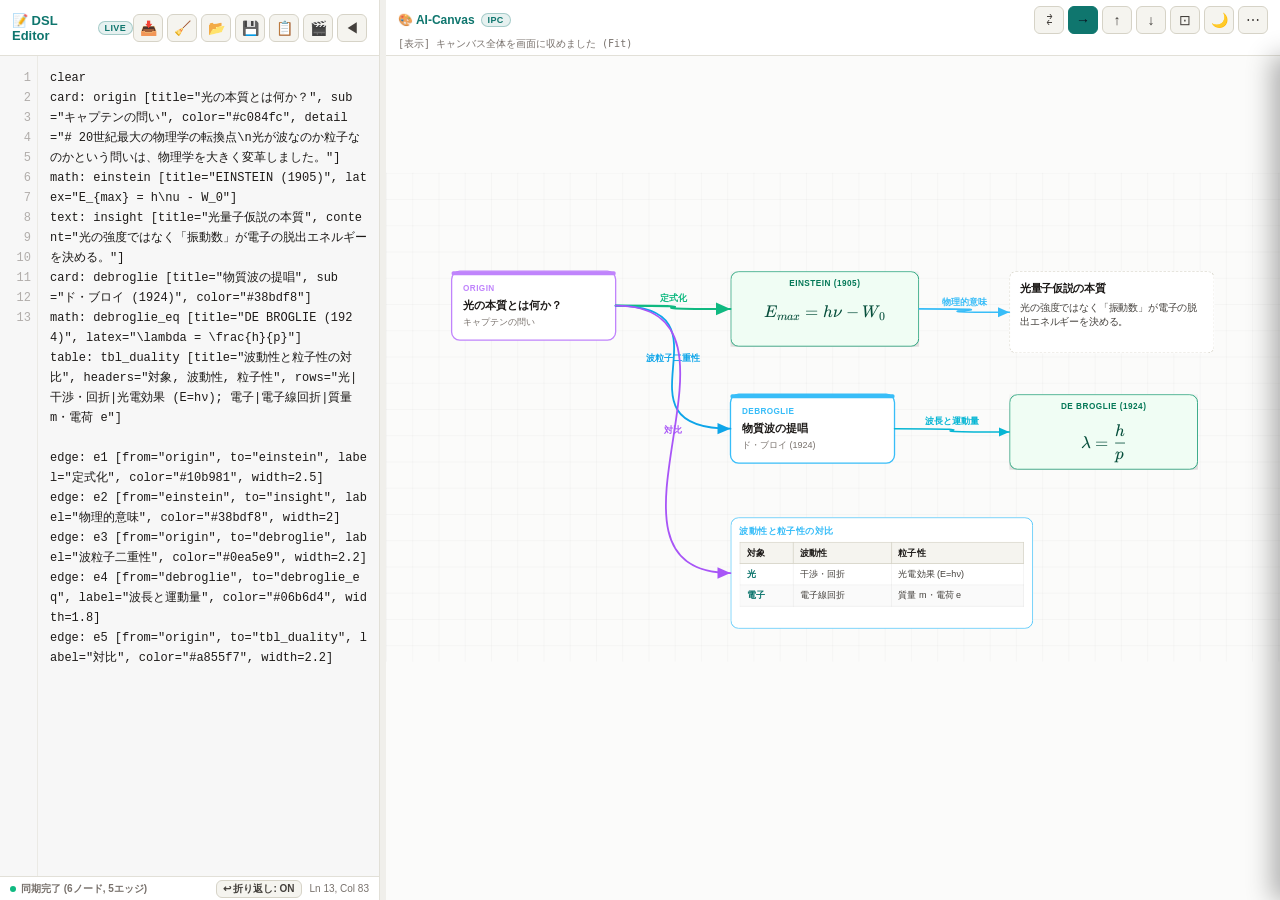
<file: ai-canvas.html>
<!DOCTYPE html>
<html lang="ja">
<head>
  <meta charset="UTF-8">
  <title>AI-Canvas — Serverless Interactive Thinking Canvas</title>
  <!-- KaTeX (ローカル最優先 + CDNフォールバック) -->
  <link rel="stylesheet" href="./vendor/katex/katex.min.css" onerror="this.onerror=null;this.href='https://cdn.jsdelivr.net/npm/katex@0.16.11/dist/katex.min.css';" />
  <script src="./vendor/katex/katex.min.js" onerror="this.onerror=null;const s=document.createElement('script');s.src='https://cdn.jsdelivr.net/npm/katex@0.16.11/dist/katex.min.js';document.head.appendChild(s);"></script>
  <style>
:root{--bg-body:#0b0f19;--grid-stroke:rgba(255, 255, 255, 0.04);--header-bg:rgba(15, 23, 42, 0.88);--header-border:#334155;--brand-color:#38bdf8;--badge-bg:rgba(56, 189, 248, 0.15);--badge-border:rgba(56, 189, 248, 0.3);--badge-color:#38bdf8;--btn-bg:#1e293b;--btn-color:#cbd5e1;--btn-border:#475569;--btn-hover-bg:#334155;--btn-hover-color:#f8fafc;--btn-hover-border:#38bdf8;--log-color:#94a3b8;--edge-stroke:#64748b;--edge-label:#94a3b8;--arrow-fill:#38bdf8;--hit-box-fill:#0f172a;--card-bg:#1e293b;--card-border:#334155;--card-text:#f8fafc;--card-sub:#94a3b8;--math-bg:#1e293b;--math-border:#10b981;--math-label:#10b981;--math-text:#f8fafc;--text-node-bg:rgba(30,41,59,0.85);--text-node-border:#475569;--text-node-title:#f8fafc;--text-node-body:#cbd5e1;--svg-node-bg:rgba(15,23,42,0.7);--svg-node-border:#f59e0b;--svg-node-title:#f59e0b;--table-bg:rgba(15,23,42,0.92);--table-th-bg:rgba(51,65,85,0.6);--table-th-border:#475569;--table-th-color:#f8fafc;--table-td-border:rgba(255,255,255,0.07);--table-td-color:#cbd5e1;--table-td-first:#93c5fd;--group-bg:rgba(15,23,42,0.45);--group-border:#38bdf8;--header-h:56px}body.theme-natural{--bg-body:#fbfbfa;--grid-stroke:rgba(60, 50, 40, 0.08);--header-bg:rgba(255, 255, 255, 0.94);--header-border:#e2e0d8;--brand-color:#0f766e;--badge-bg:rgba(15, 118, 110, 0.1);--badge-border:rgba(15, 118, 110, 0.3);--badge-color:#0f766e;--btn-bg:#f5f4ef;--btn-color:#44403c;--btn-border:#d6d3c7;--btn-hover-bg:#e7e5dc;--btn-hover-color:#1c1917;--btn-hover-border:#0f766e;--log-color:#78716c;--edge-stroke:#78716c;--edge-label:#57534e;--arrow-fill:#44403c;--hit-box-fill:#ffffff;--card-bg:#ffffff;--card-border:#dcd9ce;--card-text:#1c1917;--card-sub:#78716c;--math-bg:#f0fdf4;--math-border:#059669;--math-label:#047857;--math-text:#064e3b;--text-node-bg:#ffffff;--text-node-border:#d6d3c7;--text-node-title:#1c1917;--text-node-body:#44403c;--svg-node-bg:#fffbeb;--svg-node-border:#d97706;--svg-node-title:#b45309;--table-bg:#ffffff;--table-th-bg:#f5f4ef;--table-th-border:#d6d3c7;--table-th-color:#1c1917;--table-td-border:rgba(0,0,0,0.06);--table-td-color:#44403c;--table-td-first:#0f766e;--group-bg:rgba(245, 244, 239, 0.65);--group-border:#78716c}*{box-sizing:border-box;margin:0;padding:0;user-select:none}button,input,select,textarea{font-family:inherit}body,html{width:100%;height:100%;overflow:hidden;font-family:-apple-system,BlinkMacSystemFont,"Segoe UI","Hiragino Sans","Hiragino Kaku Gothic ProN","Yu Gothic UI","Yu Gothic",Meiryo,sans-serif;background:var(--bg-body);color:var(--card-text);transition:background .25s,color .25s}#header{position:absolute;top:0;left:0;right:0;height:var(--header-h);background:var(--header-bg);backdrop-filter:blur(10px);border-bottom:1px solid var(--header-border);display:flex;flex-direction:column;justify-content:center;padding:4px 12px 2px;z-index:1000;transition:.25s;gap:2px}.header-row{display:flex;align-items:center;width:100%;min-height:0}.header-main{justify-content:space-between;gap:8px}.header-log{height:16px}.brand{font-size:12px;font-weight:700;color:var(--brand-color);display:flex;align-items:center;gap:6px;flex-shrink:0}.badge{font-size:9px;font-weight:600;padding:1px 6px;border-radius:999px;letter-spacing:.04em}.badge-ipc{background:var(--badge-bg);color:var(--badge-color);border:1px solid var(--badge-border)}.toolbar-primary{display:flex;align-items:center;gap:4px;flex-wrap:wrap;justify-content:flex-end}.btn-group{display:flex;gap:4px;align-items:center}.btn{background:var(--btn-bg);color:var(--btn-color);border:1px solid var(--btn-border);padding:4px 10px;border-radius:6px;font-size:11px;font-weight:600;cursor:pointer;transition:.2s}.btn:hover{background:var(--btn-hover-bg);color:var(--btn-hover-color);border-color:var(--btn-hover-border)}.btn-icon{background:var(--btn-bg);color:var(--btn-color);border:1px solid var(--btn-border);width:30px;height:28px;padding:0;border-radius:6px;font-size:14px;line-height:1;cursor:pointer;transition:.2s;display:inline-flex;align-items:center;justify-content:center}.btn-icon:hover{background:var(--btn-hover-bg);color:var(--btn-hover-color);border-color:var(--btn-hover-border)}.layout-dir-btn.active{background:var(--brand-color,#38bdf8);color:#0b1220;border-color:var(--brand-color,#38bdf8);font-weight:700}.menu-wrap{position:relative}.header-menu{position:absolute;right:0;top:calc(100% + 4px);min-width:168px;background:var(--header-bg);border:1px solid var(--header-border);border-radius:8px;box-shadow:0 8px 24px rgba(0,0,0,.35);padding:4px;z-index:1100}.header-menu.hidden{display:none}.header-menu .menu-item{display:block;width:100%;text-align:left;background:0 0;border:none;color:var(--btn-color);font-size:11px;font-weight:600;padding:8px 10px;border-radius:6px;cursor:pointer}.header-menu .menu-item:hover{background:var(--btn-hover-bg);color:var(--btn-hover-color)}#log-bar{font-size:10px;color:var(--log-color);font-family:monospace;white-space:nowrap;overflow:hidden;text-overflow:ellipsis;width:100%}#canvas{width:100%;height:100%;display:block}.grid-line{stroke:var(--grid-stroke);stroke-width:1}.canvas-obj{cursor:grab;touch-action:none;user-select:none}.canvas-obj:active{cursor:grabbing}.canvas-obj.dragging{filter:drop-shadow(0 14px 28px rgba(0,0,0,.75))}.edge-path{fill:none;stroke-linecap:round;stroke-width:2.2}.edge-path:not([stroke]){stroke:var(--edge-stroke)}.edge-label:not([fill]){fill:var(--edge-label)}.edge-label{font-size:11px;font-weight:600;text-anchor:middle;dominant-baseline:middle}foreignObject{pointer-events:none}.html-container{width:100%;height:100%;overflow:hidden}.canvas-obj.selected>rect:first-child{filter:drop-shadow(0 0 12px rgba(56, 189, 248, .95))!important;stroke:var(--brand-color)!important;stroke-width:2.5px!important}.canvas-obj[data-type=group].selected>rect:first-child{stroke-dasharray:8,4!important;stroke-width:2.8px!important;filter:drop-shadow(0 0 14px rgba(56, 189, 248, .9))!important}.edge-path.selected{stroke:var(--brand-color)!important;stroke-width:4.5px!important;filter:drop-shadow(0 0 10px rgba(56, 189, 248, .95))!important}.edge-label.selected{fill:var(--brand-color)!important;font-weight:800!important}#temp-edge{fill:none;stroke:var(--brand-color);stroke-width:2.5;stroke-dasharray:4,4;pointer-events:none;display:none}#detail-panel{position:absolute;top:var(--header-h);right:0;bottom:0;width:380px;max-width:90vw;background:var(--header-bg);backdrop-filter:blur(16px);border-left:1px solid var(--header-border);box-shadow:-8px 0 24px rgba(0,0,0,.3);transform:translateX(100%);transition:transform .28s cubic-bezier(.16, 1, .3, 1);display:flex;flex-direction:column;z-index:1050;color:var(--card-text);box-sizing:border-box}#detail-panel.open{transform:translateX(0)}.panel-header{padding:12px 16px;border-bottom:1px solid var(--header-border);display:flex;align-items:center;justify-content:space-between}.panel-badge{font-size:10px;font-weight:700;padding:2px 7px;border-radius:999px;text-transform:uppercase;background:var(--badge-bg);color:var(--badge-color);border:1px solid var(--badge-border)}.panel-close-btn{background:0 0;border:none;color:var(--log-color);font-size:15px;font-weight:700;cursor:pointer;padding:3px 7px;border-radius:4px;transition:.2s}.panel-close-btn:hover{background:rgba(255,255,255,.1);color:var(--card-text)}.panel-content{flex:1;overflow-y:auto;padding:16px 20px;font-size:13px;line-height:1.65}.panel-content h1{font-size:16px;font-weight:800;margin:8px 0 6px;color:var(--card-text);border-bottom:1px solid var(--header-border);padding-bottom:4px}.panel-content h2{font-size:14px;font-weight:700;margin:10px 0 4px;color:var(--card-text)}.panel-content p{margin:8px 0;color:var(--card-text)}.panel-content ul{margin:6px 0 10px 18px;padding:0;color:var(--card-text)}.panel-content li{margin-bottom:4px}.panel-content strong{color:var(--brand-color);font-weight:700}.panel-content .math-block{margin:12px 0;padding:10px 12px;background:var(--math-bg);border-radius:8px;border:1px solid var(--math-border);text-align:center;overflow-x:auto;max-width:100%}table.canvas-data-table{width:100%;border-collapse:collapse;font-size:11px;text-align:left}.panel-content table.canvas-data-table{margin:10px 0 14px}table.canvas-data-table td,table.canvas-data-table th{border:1px solid var(--table-td-border);padding:5px 8px;vertical-align:top}table.canvas-data-table th{background:var(--table-th-bg);color:var(--table-th-color);font-weight:700;border-color:var(--table-th-border)}table.canvas-data-table td{color:var(--table-td-color)}table.canvas-data-table tr.canvas-table-stripe td{background:rgba(255,255,255,.03)}body.theme-natural table.canvas-data-table tr.canvas-table-stripe td{background:rgba(0,0,0,.02)}table.canvas-data-table td.canvas-table-lead{color:var(--table-td-first);font-weight:600}.panel-conn-section{margin-top:18px;padding-top:12px;border-top:1px solid var(--header-border)}.panel-conn-section h2{font-size:12px;margin-bottom:8px}.panel-conn-section ul{list-style:none;margin:0;padding:0}.panel-conn-section li{margin-bottom:6px}.panel-conn-jump{background:0 0;border:1px solid var(--header-border);color:var(--brand-color);font-size:11px;padding:4px 8px;border-radius:6px;cursor:pointer;width:100%;text-align:left}.panel-conn-jump:hover{background:rgba(56,189,248,.08);border-color:var(--brand-color)}#help-overlay{position:fixed;inset:0;background:rgba(0,0,0,.55);z-index:2000;display:none;align-items:center;justify-content:center;padding:24px}#help-overlay.open{display:flex}#help-overlay .help-card{max-width:420px;background:var(--header-bg);border:1px solid var(--header-border);border-radius:12px;padding:20px 22px;font-size:13px;line-height:1.55;box-shadow:0 16px 48px rgba(0,0,0,.35)}#help-overlay h2{font-size:15px;margin-bottom:10px}#help-overlay kbd{font-family:monospace;font-size:11px;padding:2px 5px;border-radius:4px;background:var(--btn-bg);border:1px solid var(--btn-border)}.panel-footer{padding:10px 16px;border-top:1px solid var(--header-border);font-size:11px;color:var(--log-color);background:rgba(0,0,0,.04);display:flex;justify-content:space-between;align-items:center}#app-container{display:flex;width:100vw;height:100vh;overflow:hidden;background:var(--bg-body);position:relative}#canvas-pane{flex:1;height:100%;position:relative;overflow:hidden}#slash-menu{position:absolute;z-index:500;width:260px;max-height:280px;background:var(--header-bg);backdrop-filter:blur(16px);border:1px solid var(--header-border);border-radius:8px;box-shadow:0 12px 32px rgba(0,0,0,.4);display:none;flex-direction:column;overflow:hidden;font-size:12px;color:var(--card-text)}#slash-menu.open{display:flex}.slash-menu-header{padding:6px 10px;font-size:10px;font-weight:700;color:var(--log-color);border-bottom:1px solid var(--header-border);text-transform:uppercase;display:flex;justify-content:space-between}.slash-menu-list{overflow-y:auto;padding:4px;display:flex;flex-direction:column;gap:2px}.slash-item{padding:6px 10px;border-radius:6px;cursor:pointer;display:flex;align-items:center;justify-content:space-between;transition:background .15s}.slash-item.active,.slash-item:hover{background:rgba(56,189,248,.15);color:var(--brand-color)}.slash-item-left{display:flex;align-items:center;gap:8px}.slash-icon{font-size:13px}.slash-item-key{font-size:10px;opacity:.6;font-family:monospace}#edge-quick-toolbar,#group-quick-toolbar,#quick-toolbar{position:absolute;z-index:900;display:none;align-items:center;gap:4px;padding:4px 6px;border-radius:8px;background:var(--header-bg);backdrop-filter:blur(12px);border:1px solid var(--header-border);box-shadow:0 8px 24px rgba(0,0,0,.35);transform:translate(-50%,-100%);margin-top:-10px;pointer-events:auto}#edge-quick-toolbar.open,#group-quick-toolbar.open,#quick-toolbar.open{display:flex}.color-btn{width:16px;height:16px;border-radius:50%;border:1.5px solid rgba(255,255,255,.4);cursor:pointer;transition:transform .15s;flex-shrink:0}.color-btn:hover{transform:scale(1.25)}.tb-palette{display:flex;align-items:center;gap:4px}.width-btn{padding:2px 5px;min-width:22px;justify-content:center}.tb-separator{width:1px;height:14px;background:var(--header-border);margin:0 2px}.tb-btn{background:0 0;border:none;color:var(--card-text);font-size:11px;cursor:pointer;padding:2px 6px;border-radius:4px;display:flex;align-items:center;gap:3px}.tb-btn:hover{background:rgba(255,255,255,.1);color:var(--brand-color)}.tb-btn.danger:hover{background:rgba(239,68,68,.2);color:#ef4444}#group-picker-overlay{position:fixed;inset:0;background:rgba(0,0,0,.65);z-index:2100;display:none;align-items:center;justify-content:center;padding:20px}#group-picker-overlay.open{display:flex}.group-picker-card{width:420px;max-width:95vw;background:var(--header-bg);backdrop-filter:blur(20px);border:1px solid var(--header-border);border-radius:12px;font-family:-apple-system,BlinkMacSystemFont,"Segoe UI","Hiragino Sans","Hiragino Kaku Gothic ProN","Yu Gothic UI","Yu Gothic",Meiryo,sans-serif;padding:18px 22px;font-size:13px;box-shadow:0 20px 48px rgba(0,0,0,.5);display:flex;flex-direction:column;gap:14px;color:var(--card-text)}.group-picker-header{display:flex;align-items:center;justify-content:space-between;border-bottom:1px solid var(--header-border);padding-bottom:10px}.group-picker-header h3{margin:0;font-size:14px;font-weight:700;color:var(--brand-color);display:flex;align-items:center;gap:6px}.group-picker-close{background:0 0;border:none;color:var(--log-color);font-size:16px;cursor:pointer;padding:2px 6px;border-radius:4px}.group-picker-close:hover{background:rgba(255,255,255,.1);color:var(--card-text)}.group-input-group{display:flex;flex-direction:column;gap:5px}.group-input-label{font-size:11px;font-weight:600;color:var(--log-color)}.group-picker-input{background:rgba(0,0,0,.25);border:1px solid var(--header-border);border-radius:6px;color:var(--card-text);padding:7px 10px;font-size:12px;outline:0}.group-picker-input:focus{border-color:var(--brand-color)}.group-picker-list-header{display:flex;align-items:center;justify-content:space-between;font-size:11px;color:var(--log-color);margin-top:4px}.group-picker-list{max-height:190px;overflow-y:auto;display:flex;flex-direction:column;gap:4px;padding:6px;background:rgba(0,0,0,.2);border-radius:6px;border:1px solid var(--header-border)}.group-node-item{display:flex;align-items:center;gap:8px;padding:6px 8px;border-radius:6px;cursor:pointer;user-select:none;transition:background .15s;font-size:12px}.group-node-item:hover{background:rgba(56,189,248,.12)}.group-node-item input[type=checkbox]{cursor:pointer;margin:0;width:14px;height:14px;accent-color:var(--brand-color)}.group-node-color-dot{width:10px;height:10px;border-radius:50%;flex-shrink:0;border:1px solid rgba(255,255,255,.2)}.group-node-id{font-family:monospace;font-size:11px;opacity:.75;flex-shrink:0}.group-node-title{flex:1;white-space:nowrap;overflow:hidden;text-overflow:ellipsis;font-weight:500}.group-picker-footer{display:flex;align-items:center;justify-content:space-between;border-top:1px solid var(--header-border);padding-top:12px}#editor-pane{width:380px;min-width:260px;max-width:80vw;height:100%;display:flex;flex-direction:column;background:var(--card-bg);border-right:1px solid var(--header-border);position:relative;z-index:100;transition:margin-left .25s cubic-bezier(.16, 1, .3, 1)}#editor-pane.collapsed{margin-left:-380px}.editor-header{height:var(--header-h);padding:0 12px;display:flex;align-items:center;justify-content:space-between;border-bottom:1px solid var(--header-border);background:var(--header-bg);backdrop-filter:blur(10px);flex-shrink:0}.editor-title{font-size:13px;font-weight:700;color:var(--brand-color);display:flex;align-items:center;gap:6px}.editor-actions{display:flex;align-items:center;gap:4px}.panel-detail-input{width:100%;min-height:240px;box-sizing:border-box;resize:vertical;background:rgba(0,0,0,.18);color:var(--card-text);border:1px solid var(--header-border);border-radius:8px;padding:10px 12px;font-family:ui-monospace,SFMono-Regular,Menlo,Monaco,Consolas,"Liberation Mono","Courier New",monospace;font-size:12px;line-height:1.6;tab-size:2}body.theme-natural .panel-detail-input{background:rgba(0,0,0,.03)}.panel-edit-actions{display:flex;gap:8px;margin-top:10px}.editor-body{flex:1;display:flex;overflow:hidden;position:relative;background:rgba(0,0,0,.18);font-family:ui-monospace,SFMono-Regular,Menlo,Monaco,Consolas,"Liberation Mono","Courier New",monospace}body.theme-natural .editor-body{background:rgba(0,0,0,.03)}.editor-line-numbers{width:38px;padding:12px 6px 12px 0;text-align:right;color:var(--log-color);opacity:.55;font-size:12px;line-height:20px;user-select:none;border-right:1px solid var(--header-border);overflow:hidden;flex-shrink:0;white-space:pre}.editor-textarea{flex:1;height:100%;padding:12px;margin:0;border:none;outline:0;background:0 0;color:var(--card-text);font-family:inherit;font-size:12px;line-height:20px;resize:none;white-space:pre-wrap;word-break:break-all;overflow-y:auto;overflow-x:hidden;tab-size:2;-moz-tab-size:2}.editor-textarea.no-wrap{white-space:pre;word-break:normal;overflow-x:auto}.editor-footer{height:24px;padding:0 10px;display:flex;align-items:center;justify-content:space-between;border-top:1px solid var(--header-border);background:var(--header-bg);font-size:10px;color:var(--log-color);flex-shrink:0}.editor-status-badge{display:flex;align-items:center;gap:5px;font-weight:600}.status-dot{width:6px;height:6px;border-radius:50%;background:#10b981}.status-dot.syncing{background:#f59e0b;animation:.5s infinite alternate pulse}.status-dot.error{background:#ef4444}@keyframes pulse{from{opacity:.3}to{opacity:1}}#splitter{width:6px;height:100%;cursor:col-resize;background:var(--header-border);opacity:.45;transition:opacity .2s,background .2s;z-index:101;flex-shrink:0}#splitter.dragging,#splitter:hover{opacity:1;background:var(--brand-color)}#open-editor-btn{position:absolute;top:calc(var(--header-h) + 12px);left:12px;z-index:999;display:none;background:var(--btn-bg);color:var(--brand-color);border:1px solid var(--btn-border);border-radius:6px;padding:6px 10px;font-size:12px;font-weight:700;cursor:pointer;box-shadow:0 4px 12px rgba(0,0,0,.25)}#open-editor-btn:hover{background:var(--btn-hover-bg);border-color:var(--brand-color)}
  </style>
</head>
<body class="theme-natural">

  <div id="app-container">
    <!-- @editor-only:start -->
    <!-- 📝 DSL エディタペイン -->
    <div id="editor-pane">
      <div class="editor-header">
        <div class="editor-title">
          <span>📝 DSL Editor</span>
          <span class="badge badge-ipc">LIVE</span>
        </div>
        <div class="editor-actions">
          <button type="button" class="btn-icon" id="btn-sync-from-canvas" title="最新化：キャンバスの最新配置をDSLに反映">📥</button>
          <button type="button" class="btn-icon" id="btn-normalize-dsl" title="正規化：接続設定を独立した edge 行に整理">🧹</button>
          <button type="button" class="btn-icon" id="btn-import-dsl" title="読込：外部のDSLファイル(.dsl, .txt)を読み込む">📂</button>
          <button type="button" class="btn-icon" id="btn-download-dsl" title="保存：DSLテキストをローカルに保存">💾</button>
          <button type="button" class="btn-icon" id="btn-copy-dsl" title="コピー：DSLをクリップボードへ">📋</button>
          <button type="button" class="btn-icon" id="btn-load-demo" title="デモ：量子デモDSLを読み込む">🎬</button>
          <button type="button" class="btn-icon" id="btn-collapse-editor" title="エディタを畳む">◀</button>
          <input type="file" id="dsl-file-input" accept=".dsl,.txt" style="display:none">
        </div>
      </div>
      <div class="editor-body">
        <div id="editor-line-numbers" class="editor-line-numbers">1</div>
        <textarea id="dsl-input" class="editor-textarea" spellcheck="false" placeholder="ここにDSLを入力... (1行書いてEnter、または / で補完メニュー)"></textarea>
        <!-- ⌨️ スラッシュメニュー -->
        <div id="slash-menu">
          <div class="slash-menu-header">
            <span>DSL 補完メニュー</span>
            <span style="font-size:9px;">[↑↓] 選択 / [Enter] 決定</span>
          </div>
          <div id="slash-menu-list" class="slash-menu-list"></div>
        </div>
      </div>
      <div class="editor-footer">
        <div class="editor-status-badge">
          <span id="sync-status-dot" class="status-dot"></span>
          <span id="sync-status-text">同期完了 (0.01s)</span>
        </div>
        <div style="display:flex; align-items:center; gap:8px;">
          <button type="button" id="btn-toggle-wrap" class="btn" style="padding:1px 6px; font-size:10px; height:18px; line-height:1;" title="行の折り返し表示切替">↩ 折り返し: ON</button>
          <div id="cursor-pos-info">Ln 1, Col 1</div>
        </div>
      </div>
    </div>

    <!-- ↔ リサイズスプリッター -->
    <div id="splitter" title="ドラッグで幅変更 / ダブルクリックで初期幅"></div>
    <!-- @editor-only:end -->

    <!-- 🎨 キャンバスペイン -->
    <div id="canvas-pane">
      <!-- @editor-only:start -->
      <button type="button" id="open-editor-btn" title="エディタを開く" onclick="EditorApp.toggleCollapse(false)">📝 エディタ (▶)</button>
      <!-- @editor-only:end -->

      <div id="header">
        <div class="header-row header-main">
          <div class="brand">
            <span>🎨 AI-Canvas</span>
            <span class="badge badge-ipc" title="WebView2 IPC・ポートゼロ">IPC</span>
          </div>
          <div class="toolbar-primary">
            <button type="button" class="btn-icon layout-dir-btn active" data-dir="EDGE" title="エッジ重視整列 (交差最小化 ⇄)" aria-label="エッジ重視整列" onclick="Canvas.autoLayout('EDGE')">⇄</button>
            <button type="button" class="btn-icon layout-dir-btn" data-dir="LR" title="横に整列 (→)" aria-label="横に整列" onclick="Canvas.autoLayout('LR')">→</button>
            <button type="button" class="btn-icon layout-dir-btn" data-dir="BT" title="縦・下から上へ (↑)" aria-label="縦に整列（上向き）" onclick="Canvas.autoLayout('BT')">↑</button>
            <button type="button" class="btn-icon layout-dir-btn" data-dir="TB" title="縦・上から下へ (↓)" aria-label="縦に整列（下向き）" onclick="Canvas.autoLayout('TB')">↓</button>
            <button type="button" class="btn-icon" title="全体表示 (Fit)" aria-label="全体表示" onclick="Canvas.fitView()">⊡</button>
            <button type="button" class="btn-icon" id="theme-btn" title="Cool Cyber へ" aria-label="テーマ切替" onclick="Canvas.toggleTheme()">🌙</button>
            <div class="menu-wrap">
              <button type="button" class="btn-icon" title="その他" aria-label="その他メニュー" onclick="Canvas.toggleHeaderMenu()">⋯</button>
              <div id="header-menu" class="header-menu hidden">
                <button type="button" class="menu-item" onclick="Canvas.clear(); Canvas.toggleHeaderMenu(true)">🧹 リセット</button>
                <button type="button" class="menu-item" onclick="Canvas.exportHTML({ preservePositions: true }); Canvas.toggleHeaderMenu(true)">📌 現在の配置でHTML保存 (完全固定)</button>
                <button type="button" class="menu-item" onclick="Canvas.exportHTML({ preservePositions: false }); Canvas.toggleHeaderMenu(true)">🔄 自動整列モードでHTML保存 (動的)</button>
                <button type="button" class="menu-item" onclick="Canvas.exportJsonCanvas(); Canvas.toggleHeaderMenu(true)">🗂 JSON Canvas 書き出し</button>
                <button type="button" class="menu-item" id="menu-detail-only" onclick="Canvas.toggleDetailOnly()">📄 詳細: 常に開く</button>
              </div>
            </div>
          </div>
        </div>
        <div class="header-row header-log">
          <div id="log-bar">キャンバス準備完了。AIの思考描画を待機中...</div>
        </div>
      </div>

      <!-- 📄 詳細パネル (Side Slide-in Drawer) -->
      <div id="detail-panel">
        <div class="panel-header">
          <div style="display:flex; align-items:center; gap:8px;">
            <span id="panel-type-badge" class="panel-badge">CARD</span>
            <span id="panel-node-id" style="font-size:12px; font-family:monospace; color:var(--log-color);">#id</span>
          </div>
          <div style="display:flex; align-items:center; gap:2px;">
            <!-- @editor-only:start -->
            <button class="panel-close-btn" id="panel-edit-btn" onclick="EditorApp.toggleDetailEdit()" title="detail を編集">✏️</button>
            <!-- @editor-only:end -->
            <button class="panel-close-btn" onclick="Canvas.closeDetailPanel()" title="閉じる (Esc)">✕</button>
          </div>
        </div>
        <div id="panel-body" class="panel-content"></div>
        <div class="panel-footer">
          <span id="panel-connections">🔗 接続: なし</span>
          <span style="font-size:10px; opacity:0.7;">キー: [↑↓←→] 移動 / [Esc] 閉じる</span>
        </div>
      </div>

      <div id="help-overlay" role="dialog" aria-label="ショートカットヘルプ" onclick="if(event.target===this)Canvas.toggleHelp(false)">
        <div class="help-card" onclick="event.stopPropagation()">
          <h2>ショートカット</h2>
          <p><kbd>↑↓←→</kbd> 近傍ノードへフォーカス（詳細パネルが開いているときだけ内容も更新）</p>
          <p><kbd>Esc</kbd> 詳細パネルを閉じる（選択リングは維持）</p>
          <p><kbd>?</kbd> このヘルプの表示 / 閉じる</p>
          <p style="margin-top:12px;font-size:11px;color:var(--log-color);">ノードをクリックすると詳細パネルを開きます。</p>
          <button type="button" class="btn-icon" style="margin-top:14px;width:100%;" onclick="Canvas.toggleHelp(false)">閉じる</button>
        </div>
      </div>

      <!-- @editor-only:start -->
      <!-- 🔲 グループ作成ピッカーモーダル (Phase 5) -->
      <div id="group-picker-overlay" onclick="if(event.target===this)EditorApp.closeGroupPicker()">
        <div class="group-picker-card" onclick="event.stopPropagation()">
          <div class="group-picker-header">
            <h3><span>🔲</span> グループ（領域）作成</h3>
            <button type="button" class="group-picker-close" onclick="EditorApp.closeGroupPicker()">✕</button>
          </div>
          <div class="group-input-group">
            <label class="group-input-label" for="group-picker-title">グループ名</label>
            <input type="text" id="group-picker-title" class="group-picker-input" placeholder="例: 量子力学クラスタ" value="新規グループ">
          </div>
          <div class="group-input-group">
            <div class="group-picker-list-header">
              <span>グループに含めるノードを選択 (contains)</span>
              <div style="display:flex; gap:8px;">
                <a href="#" style="color:var(--brand-color); text-decoration:none;" onclick="event.preventDefault(); EditorApp.toggleSelectAllGroupNodes(true)">全選択</a>
                <a href="#" style="color:var(--log-color); text-decoration:none;" onclick="event.preventDefault(); EditorApp.toggleSelectAllGroupNodes(false)">全解除</a>
              </div>
            </div>
            <div id="group-picker-node-list" class="group-picker-list">
              <!-- 動的生成 -->
            </div>
          </div>
          <div class="group-picker-footer">
            <span id="group-picker-count" style="font-size:11px; color:var(--log-color);">選択: 0 件</span>
            <div style="display:flex; gap:6px;">
              <button type="button" class="btn" onclick="EditorApp.closeGroupPicker()">キャンセル</button>
              <button type="button" class="btn btn-primary" id="btn-submit-group-picker" onclick="EditorApp.submitGroupPicker()" style="background:var(--brand-color); color:#0f172a; font-weight:700;">🔲 作成</button>
            </div>
          </div>
        </div>
      </div>

      <!-- 🛠️ ノード頭上クイック・ツールバー (Phase 4) -->
      <div id="quick-toolbar" onclick="event.stopPropagation()">
        <span class="tb-palette" data-method="changeSelectedNodeColor"></span>
        <div class="tb-separator"></div>
        <button type="button" class="tb-btn" onclick="event.stopPropagation(); Canvas.openDetailPanel()" title="詳細パネルを開く">📝 詳細</button>
        <button type="button" class="tb-btn" onclick="event.stopPropagation(); EditorApp.openGroupPicker()" title="このノードを含めてグループ化">🔲 グループ</button>
        <button type="button" class="tb-btn danger" onclick="event.stopPropagation(); EditorApp.deleteSelectedNode()" title="ノードを削除">🗑️ 削除</button>
      </div>

      <!-- 🔗 エッジ頭上クイック・ツールバー (Phase 4 & Phase 5) -->
      <div id="edge-quick-toolbar" onclick="event.stopPropagation()">
        <span class="tb-palette" data-method="changeSelectedEdgeColor"></span>
        <div class="tb-separator"></div>
        <span class="tb-widths" data-width-method="setSelectedEdgeWidth"></span>
        <span class="tb-arrows" data-arrow-method="setSelectedEdgeArrow"></span>
        <div class="tb-separator"></div>
        <button type="button" class="tb-btn" onclick="event.stopPropagation(); EditorApp.toggleSelectedEdgeStyle()" title="破線 / 実線 切替">〰️ 破線</button>
        <button type="button" class="tb-btn" onclick="event.stopPropagation(); EditorApp.promptSelectedEdgeLabel()" title="関係ラベルを編集">🏷️ ラベル</button>
        <button type="button" class="tb-btn danger" onclick="event.stopPropagation(); EditorApp.deleteSelectedEdge()" title="エッジを削除">🗑️ 削除</button>
      </div>

      <!-- 🔲 グループ頭上クイック・ツールバー (Phase 5) -->
      <div id="group-quick-toolbar" onclick="event.stopPropagation()">
        <span class="tb-palette" data-method="changeSelectedGroupColor"></span>
        <div class="tb-separator"></div>
        <button type="button" class="tb-btn" onclick="event.stopPropagation(); EditorApp.openEditGroupPicker()" title="グループ名・包含ノードを編集">⚙️ 構成編集</button>
        <button type="button" class="tb-btn danger" onclick="event.stopPropagation(); EditorApp.deleteSelectedGroup()" title="グループ枠のみ解除（内包ノードは残置）">🗑️ 解除</button>
      </div>
      <!-- @editor-only:end -->

      <svg id="canvas">
        <defs>
          <!-- グリッド -->
          <pattern id="grid" width="32" height="32" patternUnits="userSpaceOnUse">
            <path d="M 32 0 L 0 0 0 32" fill="none" class="grid-line" />
          </pattern>
          <!-- 矢印マーカー -->
          <marker id="arrow" viewBox="0 0 10 10" refX="8" refY="5" markerWidth="9" markerHeight="9" orient="auto-start-reverse">
            <path id="arrow-path" d="M 0 1.5 L 8 5 L 0 8.5 z" fill="var(--arrow-fill)" />
          </marker>
        </defs>

        <rect width="100%" height="100%" fill="url(#grid)" />

        <!-- レイヤー（SVG は後から来る兄弟が上に描画される → エッジをノードより手前に） -->
        <g id="objects-layer"></g>
        <path id="temp-edge" />
        <g id="edges-layer"></g>
      </svg>
    </div> <!-- /#canvas-pane -->
  </div> <!-- /#app-container -->

  <script type="text/plain" id="canvas-initial-dsl" data-encoding="base64"></script>

  <script>
function safeNum(e,t=0){const i=Number(e);return isFinite(i)?i:t}function safeFixed(e,t=1){const i=Number(e);return isFinite(i)?i.toFixed(t):"0.0"}function unescapeDetailMarkdown(e){if(!e)return"";const t=String(e);let i="",s=!1;for(let r=0;r<t.length;r++){const d=t[r];if(d==="$"){t[r+1]==="$"?(s=!s,i+="$$",r++):(s=!s,i+="$");continue}if(d==="\\"&&t[r+1]==="n"){const f=t[r+2];if(!s||f===void 0||!/[a-zA-Z]/.test(f)){i+=`
`,r++;continue}}i+=d}return i}function sanitizeSvgMarkup(e){return e==null?"":String(e).replace(/<\s*script[\s\S]*?<\s*\/\s*script\s*>/gi,"").replace(/<\s*script\b[^>]*>/gi,"").replace(/<\s*foreignObject[\s\S]*?<\s*\/\s*foreignObject\s*>/gi,"").replace(/\son[a-z]+\s*=\s*("[^"]*"|'[^']*'|[^\s>]+)/gi,"").replace(/(href|xlink:href)\s*=\s*("|')?\s*(javascript|data):[^"'>\s]*/gi,"")}function escapeHtml(e){return String(e??"").replace(/&/g,"&amp;").replace(/</g,"&lt;").replace(/>/g,"&gt;").replace(/"/g,"&quot;")}function safeCssColor(e,t){const i=String(e||"").trim();return/^#[0-9A-Fa-f]{3,8}$/.test(i)||/^rgba?\(\s*[\d.,%\s]+\)$/.test(i)||/^var\(--[a-z0-9-]+\)$/.test(i)?i:t}function normalizeLatexForKatex(e){if(e==null)return"";let t=String(e).replace(/\u00a5/g,"\\").replace(/¥/g,"\\").trim(),i;do i=t,t=t.replace(/\\{2}(?=[a-zA-Z])/g,"\\");while(t!==i);return t}function jcHex16(e){let t=2166136261,i=2166136261;const s=String(e);for(let d=0;d<s.length;d++){const f=s.charCodeAt(d);t=Math.imul(t^f,16777619),i=Math.imul(i^f+7,16777619)}const r=d=>(d>>>0).toString(16).padStart(8,"0");return r(t)+r(i)}function jcMdTable(e,t){if(!e&&!t)return"";const i=[],s=String(e||"").split(",").map(r=>r.trim()).filter(Boolean);return s.length&&(i.push("| "+s.join(" | ")+" |"),i.push("| "+s.map(()=>"---").join(" | ")+" |")),String(t||"").split(";").forEach(r=>{r=r.trim(),r&&i.push("| "+r.split("|").map(d=>d.trim()).join(" | ")+" |")}),i.join(`
`)}function jcMdForObject(e){const t=e.data||{},i=e.type;if(i==="math"){const d=t.title||t.label||"",f=t.latex?`$$
${t.latex}
$$`:"";return(d?`**${d}**

${f}`:f).trim()}if(i==="svg")return t.svg_content||t.title||"";if(i==="table")return jcMdTable(t.headers||t.cols,t.rows)||t.title||"";if(i==="group")return t.title||"";const s=[];t.title&&s.push(`# ${t.title}`),t.sub&&s.push(`*${t.sub}*`);const r=t.content||t.text;return r&&s.push(r),t.detail&&s.push(t.detail),s.join(`

`).trim()}const CANVAS_SCHEMA_VERSION=1;function renderKatexInto(e,t,i){const s=normalizeLatexForKatex(t);if(!s)return;const r=()=>{if(!window.katex)return!1;try{return e.textContent="",katex.render(s,e,{displayMode:!!i,throwOnError:!1}),!0}catch{return e.textContent=s,!1}};if(!r()){let d=0;const f=setInterval(()=>{d+=1,(r()||d>30)&&clearInterval(f)},100)}}const INLINE_MD_TOKEN=/(\$\$[\s\S]+?\$\$|\$(?:\\.|[^\$\\])+\$|\*\*[^*]+\*\*|`[^`]+`)/g;function renderInlineFormatting(e,t){if(!e)return;String(e).split(INLINE_MD_TOKEN).forEach(s=>{if(s)if(s.startsWith("$$")&&s.endsWith("$$")){const r=document.createElement("span");r.className="math-block",renderKatexInto(r,s.slice(2,-2),!0),t.appendChild(r)}else if(s.startsWith("$")&&s.endsWith("$")){const r=document.createElement("span");renderKatexInto(r,s.slice(1,-1),!1),t.appendChild(r)}else if(s.startsWith("**")&&s.endsWith("**")){const r=document.createElement("strong");renderInlineFormatting(s.slice(2,-2),r),t.appendChild(r)}else if(s.startsWith("`")&&s.endsWith("`")){const r=document.createElement("code");r.style.cssText="background:rgba(255,255,255,0.08); padding:2px 5px; border-radius:4px; font-size:11px; font-family:monospace;",r.textContent=s.slice(1,-1),t.appendChild(r)}else t.appendChild(document.createTextNode(s))})}const CanvasTable=(function(){function e(x){const E=String(x).trim();return E.length>0&&E.startsWith("|")&&E.endsWith("|")}function t(x){const E=String(x).trim();return e(E)?E.replace(/\|/g,"").replace(/[\s:\-]/g,"").length===0:!1}function i(x){return String(x).trim().slice(1,-1).split("|").map(_=>_.trim())}function s(x,E){const _=String(x||"").split(",").map(y=>y.trim()).filter(Boolean),I=String(E||"").split(";").map(y=>y.trim()).filter(Boolean).map(y=>y.split("|").map(D=>D.trim()));return{headers:_,rows:I}}function r(x){const E={headers:[],rows:[]};if(!x||!x.length)return E;let _=0;x.length>1&&t(x[1])&&(E.headers=i(x[0]),_=2);for(let I=_;I<x.length;I++)E.rows.push(i(x[I]));return E}function d(x){const E=Math.max(1,x.headers.length,x.rows[0]?x.rows[0].length:0),_=Math.max(1,x.rows.length),I=x.headers.length?1:0;return{w:Math.max(220,Math.min(560,E*115+24)),h:Math.max(90,36+(_+I)*28+16)}}function f(x,E,_){_?_(String(E??""),x):x.textContent=E==null?"":String(E)}function b(x,E,_){if(!x||!E)return null;_=_||{};const I=document.createElement("table");I.className=_.tableClass||"canvas-data-table";const y=_.richCells||null,D=_.stripe!==!1,N=!!_.firstColEmphasis;if(E.headers&&E.headers.length){const $=document.createElement("thead"),S=document.createElement("tr");E.headers.forEach(L=>{const M=document.createElement("th");f(M,L,y),S.appendChild(M)}),$.appendChild(S),I.appendChild($)}if(E.rows&&E.rows.length){const $=document.createElement("tbody");E.rows.forEach((S,L)=>{const M=document.createElement("tr");D&&L%2===1&&M.classList.add("canvas-table-stripe"),S.forEach((j,ie)=>{const J=document.createElement("td");N&&ie===0&&J.classList.add("canvas-table-lead"),f(J,j,y),M.appendChild(J)}),$.appendChild(M)}),I.appendChild($)}return x.appendChild(I),I}return{isMarkdownRow:e,isMarkdownSeparator:t,parseNodeFields:s,parseMarkdownBlock:r,estimateSize:d,appendTable:b}})();function utf8FromBase64(e){const t=atob(e),i=new Uint8Array(t.length);for(let s=0;s<t.length;s++)i[s]=t.charCodeAt(s);return new TextDecoder("utf-8").decode(i)}function utf8ToBase64(e){const t=new TextEncoder().encode(String(e));let i="";return t.forEach(s=>{i+=String.fromCharCode(s)}),btoa(i)}function readEmbeddedDsl(){const e=document.getElementById("canvas-initial-dsl");if(!e)return"";const t=(e.textContent||"").trim();if(!t)return"";try{return e.getAttribute("data-encoding")==="base64"?utf8FromBase64(t):t}catch(i){return console.error("[readEmbeddedDsl]",i),""}}const Canvas=window.Canvas=(function(){const e=document.getElementById("canvas"),t=document.getElementById("objects-layer"),i=document.getElementById("edges-layer"),s=document.getElementById("log-bar"),r=new Map,d=[],f=new Map;function b(n){if(!n||typeof n!="object")return null;const c={},a=n.stroke||n.color;if(a&&/^#([0-9a-fA-F]{3}|[0-9a-fA-F]{6})$/.test(String(a).trim())&&(c.stroke=String(a).trim()),n.arrow_color&&/^#([0-9a-fA-F]{3}|[0-9a-fA-F]{6})$/.test(String(n.arrow_color).trim())&&(c.arrow_color=String(n.arrow_color).trim()),n.width!=null&&n.width!==""){const o=Number(n.width);isFinite(o)&&o>0&&o<=12&&(c.width=o)}if((n.style==="straight"||n.curve==="straight")&&(c.style="straight"),n.dash!=null&&String(n.dash).trim()){const o=String(n.dash).trim();c.dash=o==="dashed"||o==="true"?"5,4":o}return n.arrow==="double"?c.arrow="double":(n.arrow==="none"||n.arrow===!1||n.arrow==="false"||n.arrow==="0")&&(c.arrow="none"),Object.keys(c).length?c:null}function x(n){const c=n.edge_dash||n.dash||(n.edge_style==="dashed"||n.style==="dashed"?"5,4":void 0);return b({stroke:n.edge_color||n.edge_stroke,arrow_color:n.edge_arrow_color||n.arrow_color,width:n.edge_width,dash:c,arrow:n.edge_arrow})}function E(n){if(!n)return"url(#arrow)";const c="arrow_"+String(n).replace(/[^a-zA-Z0-9]/g,"_");if(!document.getElementById(c)){const a=e.querySelector("defs");if(a){const o=document.createElementNS("http://www.w3.org/2000/svg","marker");o.id=c,o.setAttribute("viewBox","0 0 10 10"),o.setAttribute("refX","8"),o.setAttribute("refY","5"),o.setAttribute("markerWidth","9"),o.setAttribute("markerHeight","9"),o.setAttribute("orient","auto-start-reverse");const l=document.createElementNS("http://www.w3.org/2000/svg","path");l.setAttribute("d","M 0 1.5 L 8 5 L 0 8.5 z"),l.setAttribute("fill",n),o.appendChild(l),a.appendChild(o)}}return`url(#${c})`}function _(n,c,a){if(!n)return;const o=a.style||{};o.stroke?(n.style.setProperty("stroke",o.stroke),c&&c.style.setProperty("fill",o.stroke)):(n.style.removeProperty("stroke"),c&&c.style.removeProperty("fill")),o.width!=null?n.style.setProperty("stroke-width",String(o.width)):n.style.removeProperty("stroke-width"),o.dash?n.style.setProperty("stroke-dasharray",o.dash):n.style.removeProperty("stroke-dasharray");const l=o.arrow_color||o.stroke||"";if(o.arrow==="none"||o.arrow===!1)n.removeAttribute("marker-end"),n.removeAttribute("marker-start");else if(o.arrow==="double"){const u=E(l);n.setAttribute("marker-end",u),n.setAttribute("marker-start",u)}else n.setAttribute("marker-end",E(l)),n.removeAttribute("marker-start")}function I(n,c){const a=`edge_${n.u}_${n.v}_${c}`,o=document.createElementNS("http://www.w3.org/2000/svg","g");o.id=a,o.classList.add("canvas-edge");const l=String(n.label||"").replace(/</g,"");o.innerHTML=`
            <path id="hit_${a}" class="edge-hitbox" d="" stroke="transparent" stroke-width="18" fill="none" style="pointer-events:stroke; cursor:pointer;" />
            <path id="path_${a}" class="edge-path" marker-end="url(#arrow)" style="cursor:pointer;" />
            <text id="lbl_${a}" class="edge-label" style="cursor:pointer;">${l}</text>
          `,i.appendChild(o),_(document.getElementById("path_"+a),document.getElementById("lbl_"+a),n);const u=document.getElementById("hit_"+a),p=document.getElementById("path_"+a),h=document.getElementById("lbl_"+a),g=m=>{m.stopPropagation(),J(c)};u&&u.addEventListener("click",g),p&&p.addEventListener("click",g),h&&h.addEventListener("click",g)}let y={x:0,y:0,w:window.innerWidth||1080,h:window.innerHeight||720};function D(){(!isFinite(y.x)||!isFinite(y.y)||!isFinite(y.w)||!isFinite(y.h)||y.w<=10||y.h<=10)&&(y={x:0,y:0,w:window.innerWidth||1080,h:window.innerHeight||720}),e.setAttribute("viewBox",`${y.x} ${y.y} ${y.w} ${y.h}`),typeof X<"u"&&X&&K(X),typeof M<"u"&&M!==null&&ie(M)}function N(){y.w=window.innerWidth||1080,y.h=window.innerHeight||720,D(),window.addEventListener("resize",()=>{y.w=window.innerWidth,y.h=window.innerHeight,D()}),e.addEventListener("wheel",l=>{l.preventDefault();const u=l.deltaY>0?1.08:.92,p=e.getBoundingClientRect(),h=l.clientX-p.left,g=l.clientY-p.top,m=y.x+h/p.width*y.w,w=y.y+g/p.height*y.h;y.w*=u,y.h*=u,y.x=m-h/p.width*y.w,y.y=w-g/p.height*y.h,D()},{passive:!1});let n=!1,c,a;e.addEventListener("pointerdown",l=>{(l.target.id==="canvas"||l.target.tagName==="rect"&&l.target.getAttribute("fill")==="url(#grid)")&&(n=!0,e.setPointerCapture(l.pointerId),c=l.clientX,a=l.clientY)}),e.addEventListener("pointermove",l=>{if(!n)return;const u=e.getBoundingClientRect(),p=u.width>0?u.width:window.innerWidth||1080,h=u.height>0?u.height:window.innerHeight||720,g=(l.clientX-c)*(y.w/p),m=(l.clientY-a)*(y.h/h);y.x-=g,y.y-=m,c=l.clientX,a=l.clientY,D()});function o(l){if(n){n=!1;try{e.releasePointerCapture(l.pointerId)}catch{}}}e.addEventListener("pointerup",o),e.addEventListener("pointercancel",o)}function $(){const n=new Map;d.forEach((o,l)=>{const u=o.u<o.v?`${o.u}|${o.v}`:`${o.v}|${o.u}`;n.has(u)||n.set(u,[]),n.get(u).push(l)});const c=new Array(d.length).fill(0),a=16;return n.forEach(o=>{o.length<2||o.forEach((l,u)=>{c[l]=(u-(o.length-1)/2)*a})}),c}function S(n,c,a,o,l,u,p,h,g,m){const w=safeNum(g,0),C=safeNum(n,0),k=safeNum(c,0),P=Math.max(20,safeNum(a,180)),F=Math.max(20,safeNum(o,80)),A=safeNum(l,0),W=safeNum(u,0),v=Math.max(20,safeNum(p,180)),z=Math.max(20,safeNum(h,80)),T=C+P/2,Y=k+F/2,U=A+v/2,B=W+z/2,q=U-T,Z=B-Y,Q=Math.abs(q)>=Math.abs(Z);let H=[C+P,Y],R=[A,B],ee=[H[0]+30,H[1]],te=[R[0]-30,R[1]];if(Q)if(q>=0){H=[C+P,Y],R=[A,B];const V=Math.max(30,Math.abs(q)*.45);ee=[H[0]+V,H[1]],te=[R[0]-V,R[1]]}else{H=[C,Y],R=[A+v,B];const V=Math.max(30,Math.abs(q)*.45);ee=[H[0]-V,H[1]],te=[R[0]+V,R[1]]}else if(Z>=0){H=[T,k+F],R=[U,W];const V=Math.max(30,Math.abs(Z)*.45);ee=[H[0],H[1]+V],te=[R[0],R[1]-V]}else{H=[T,k],R=[U,W+z];const V=Math.max(30,Math.abs(Z)*.45);ee=[H[0],H[1]-V],te=[R[0],R[1]+V]}return Q?(ee[1]+=w,te[1]+=w):(ee[0]+=w,te[0]+=w),m&&(m.style==="straight"||m.curve==="straight")?{d:`M ${safeFixed(H[0])} ${safeFixed(H[1])} L ${safeFixed(R[0])} ${safeFixed(R[1])}`,mx:(safeNum(H[0])+safeNum(R[0]))/2+(Q?0:w),my:(safeNum(H[1])+safeNum(R[1]))/2+(Q?w:0)-10}:{d:`M ${safeFixed(H[0])} ${safeFixed(H[1])} C ${safeFixed(ee[0])} ${safeFixed(ee[1])}, ${safeFixed(te[0])} ${safeFixed(te[1])}, ${safeFixed(R[0])} ${safeFixed(R[1])}`,mx:(safeNum(H[0])+safeNum(R[0]))/2+(Q?0:w),my:(safeNum(H[1])+safeNum(R[1]))/2+(Q?w:0)-10}}function L(){const n=$();d.forEach((c,a)=>{const o=r.get(c.u),l=r.get(c.v);if(!o||!l)return;const u=`edge_${c.u}_${c.v}_${a}`,p=document.getElementById("path_"+u),h=document.getElementById("lbl_"+u);if(!p)return;const g=S(o.x,o.y,o.w,o.h,l.x,l.y,l.w,l.h,n[a],c.style),m=document.getElementById("hit_"+u);m&&m.setAttribute("d",g.d),p.setAttribute("d",g.d),_(p,h,c),h&&(h.setAttribute("x",g.mx),h.setAttribute("y",g.my))}),M!==null&&ie(M)}let M=null,j=!1;function ie(n){const c=document.getElementById("edge-quick-toolbar");if(!c)return;if(n==null||n<0||n>=d.length){c.classList.remove("open");return}const a=d[n],o=r.get(a.u),l=r.get(a.v);if(!o||!l){c.classList.remove("open");return}const u=S(o.x,o.y,o.w,o.h,l.x,l.y,l.w,l.h,$()[n]),p=e.getBoundingClientRect(),h=(u.mx-y.x)/y.w*p.width,g=(u.my-y.y)/y.h*p.height;c.style.left=Math.round(h)+"px",c.style.top=Math.round(g)+"px",c.classList.add("open")}function J(n){if(n!==null&&X){const u=document.getElementById("obj_"+X);u&&u.classList.remove("selected"),X=null,window.selectedNodeId=null,K(null)}if(M!==null){const u=document.querySelector(".edge-path.selected");u&&u.classList.remove("selected");const p=document.querySelector(".edge-label.selected");p&&p.classList.remove("selected")}if(n===null||n<0||n>=d.length){M=null,window.selectedEdgeIdx=null,window.selectedEdge=null,ie(null);return}M=n,window.selectedEdgeIdx=n;const c=d[n];window.selectedEdge={u:c.u,v:c.v,idx:n,label:c.label,style:c.style};const a=`edge_${c.u}_${c.v}_${n}`,o=document.getElementById("path_"+a),l=document.getElementById("lbl_"+a);o&&o.classList.add("selected"),l&&l.classList.add("selected"),s.innerText=`[\u30A8\u30C3\u30B8\u9078\u629E \u{1F517}] ${c.u} \u2794 ${c.v}${c.label?" : "+c.label:""}`,ie(n),window.EditorApp&&window.EditorApp.highlightEdgeLine&&window.EditorApp.highlightEdgeLine(c.u,c.v,n)}function se(){r.forEach(n=>{if(n.type!=="group"||!n.data||!n.data.contains)return;const c=String(n.data.contains).split(/[\s,]+/).map(w=>w.trim()).filter(Boolean);if(c.length===0)return;let a=1/0,o=1/0,l=-1/0,u=-1/0,p=0;if(c.forEach(w=>{const C=r.get(w);if(!C)return;const k=safeNum(C.x,0),P=safeNum(C.y,0),F=Math.max(20,safeNum(C.w,180)),A=Math.max(20,safeNum(C.h,80));a=Math.min(a,k),o=Math.min(o,P),l=Math.max(l,k+F),u=Math.max(u,P+A),p++}),p===0||!isFinite(a)||!isFinite(l))return;const h=28,g=38;n.x=a-h,n.y=o-g,n.w=l-a+h*2,n.h=u-o+h+g,n.data&&(n.data.x=n.x,n.data.y=n.y,n.data.w=n.w,n.data.h=n.h);const m=document.getElementById("obj_"+n.id);if(m){m.setAttribute("transform",`translate(${n.x}, ${n.y})`);const w=m.querySelector("rect");w&&(w.setAttribute("width",n.w),w.setAttribute("height",n.h));const C=m.querySelector(".group-sub");C&&C.setAttribute("y",n.h-12)}})}let X=null;function de(n,c){if(!n)return;const a=n.split(`
`);let o=null;for(let l=0;l<a.length;l++){const u=a[l].trim();if(!u){o=null;continue}if(CanvasTable.isMarkdownRow(u)){o=null;const h=[];for(;l<a.length&&CanvasTable.isMarkdownRow(a[l].trim());)h.push(a[l].trim()),l++;l--,CanvasTable.appendTable(c,CanvasTable.parseMarkdownBlock(h),{richCells:renderInlineFormatting});continue}if(u.startsWith("# ")){o=null;const h=document.createElement("h1");renderInlineFormatting(u.slice(2).trim(),h),c.appendChild(h);continue}if(u.startsWith("## ")){o=null;const h=document.createElement("h2");renderInlineFormatting(u.slice(3).trim(),h),c.appendChild(h);continue}if(u.startsWith("- ")||u.startsWith("* ")){o||(o=document.createElement("ul"),c.appendChild(o));const h=document.createElement("li");renderInlineFormatting(u.slice(2).trim(),h),o.appendChild(h);continue}if(o=null,u.startsWith("$$")&&u.endsWith("$$")&&u.length>4){const h=document.createElement("div");h.className="math-block",renderKatexInto(h,u.slice(2,-2),!0),c.appendChild(h);continue}if(u.startsWith("<svg")&&u.endsWith("</svg>")){const h=document.createElement("div");h.style.cssText="margin:12px 0; text-align:center; overflow-x:auto;",h.innerHTML=sanitizeSvgMarkup(u),c.appendChild(h);continue}const p=document.createElement("p");renderInlineFormatting(u,p),c.appendChild(p)}}function ue(){const n=document.getElementById("detail-panel");return!!(n&&n.classList.contains("open"))}function re(n){const c=document.getElementById("panel-connections");if(!c||!n)return;const a=d.filter(l=>l.v===n).length,o=d.filter(l=>l.u===n).length;c.textContent=`\u{1F517} \u63A5\u7D9A: \u2190 \u5165\u529B ${a}\u4EF6 / \u51FA\u529B \u2192 ${o}\u4EF6`}function he(n,c){const a=d.filter(g=>g.v===n),o=d.filter(g=>g.u===n);if(!a.length&&!o.length)return;const l=document.createElement("div");l.className="panel-conn-section";const u=document.createElement("h2");u.textContent="\u63A5\u7D9A\u4E00\u89A7",l.appendChild(u);const p=document.createElement("ul"),h=(g,m,w)=>{const C=document.createElement("li"),k=document.createElement("button");k.type="button",k.className="panel-conn-jump";const P=g==="in"?"\u2190":"\u2192",F=w?` \u300C${w}\u300D`:"";k.textContent=`${P} ${m}${F}`,k.addEventListener("click",A=>{A.stopPropagation(),oe(m,{openDetail:!0})}),C.appendChild(k),p.appendChild(C)};a.forEach(g=>h("in",g.u,g.label)),o.forEach(g=>h("out",g.v,g.label)),l.appendChild(p),c.appendChild(l)}function K(n){const c=document.getElementById("quick-toolbar"),a=document.getElementById("group-quick-toolbar");if(!n||!r.has(n)){c&&c.classList.remove("open"),a&&a.classList.remove("open");return}const o=r.get(n),l=e.getBoundingClientRect();if(o.type==="group"){if(c&&c.classList.remove("open"),!a)return;const u=(o.x+130-y.x)/y.w*l.width,p=(o.y+10-y.y)/y.h*l.height;a.style.left=Math.round(u)+"px",a.style.top=Math.round(p)+"px",a.classList.add("open")}else{if(a&&a.classList.remove("open"),!c)return;const u=(o.x+o.w/2-y.x)/y.w*l.width,p=(o.y-y.y)/y.h*l.height;c.style.left=Math.round(u)+"px",c.style.top=Math.round(p)+"px",c.classList.add("open")}}function oe(n,c){const a=!c||c.openDetail!==!1;if(X){const w=document.getElementById("obj_"+X);w&&w.classList.remove("selected")}if(!n||!r.has(n)){X=null,window.selectedNodeId=null,ne({clearSelection:!0}),K(null);return}const o=r.get(n);J(null),X=n,window.selectedNodeId=n;const l=document.getElementById("obj_"+n);if(l&&l.classList.add("selected"),o.type==="group"){ne({clearSelection:!1}),K(n);const w=o.data&&o.data.contains?String(o.data.contains).split(/[\s,]+/).filter(Boolean).length:0;s.innerText=`[\u9078\u629E \u{1F532}] \u30B0\u30EB\u30FC\u30D7 '${n}' (\u6240\u5C5E\u30CE\u30FC\u30C9: ${w}\u4EF6)`,window.EditorApp&&window.EditorApp.highlightNodeLine&&window.EditorApp.highlightNodeLine(n);return}if(re(n),!a){s.innerText=`[\u30D5\u30A9\u30FC\u30AB\u30B9] \u30CE\u30FC\u30C9 '${n}'`;return}const u=!!(o.data&&(o.data.detail||o.data.content||o.type==="table"&&(o.data.headers||o.data.rows)||o.type==="math"&&o.data.latex||o.type==="svg"&&o.data.svg_content));if(j&&!u){ne({clearSelection:!1}),re(n),K(n),s.innerText=`[\u30D5\u30A9\u30FC\u30AB\u30B9] \u30CE\u30FC\u30C9 '${n}'\uFF08\u8A73\u7D30\u30C7\u30FC\u30BF\u306A\u3057 \u2192 \u8A73\u7D30\u30D1\u30CD\u30EB\u975E\u8868\u793A\uFF09`;return}const p=document.getElementById("detail-panel"),h=document.getElementById("panel-type-badge"),g=document.getElementById("panel-node-id"),m=document.getElementById("panel-body");if(p&&m){h&&(h.textContent=o.type.toUpperCase()),g&&(g.textContent="#"+o.id),m.innerHTML="";const w=o.data||{};if(w.detail)de(unescapeDetailMarkdown(w.detail),m);else{const C=document.createElement("h1");if(C.textContent=w.title||o.id,m.appendChild(C),w.sub){const k=document.createElement("p");k.style.cssText="color:var(--card-sub); font-size:12px; margin-top:-2px;",k.textContent=w.sub,m.appendChild(k)}if(w.content){const k=document.createElement("p");k.textContent=w.content,m.appendChild(k)}}if(o.type==="math"&&w.latex){const C=document.createElement("div");C.className="math-block",renderKatexInto(C,w.latex,!0),m.appendChild(C)}if(o.type==="svg"&&w.svg_content){const C=document.createElement("div");C.style.cssText="margin:12px 0; text-align:center;",C.innerHTML=sanitizeSvgMarkup(w.svg_content),m.appendChild(C)}if(o.type==="table"&&(w.headers||w.rows)&&CanvasTable.appendTable(m,CanvasTable.parseNodeFields(w.headers||w.cols,w.rows),{firstColEmphasis:!0}),!w.detail){const C=document.createElement("div");C.style.cssText="margin-top:16px; padding:8px 10px; background:rgba(255,255,255,0.03); border-radius:6px; font-size:11px; color:var(--log-color); border-left:2px solid var(--brand-color);",C.innerHTML='\u{1F4A1} <strong>\u30D2\u30F3\u30C8:</strong> DSL\u306B <code>detail="..."</code> \u3092\u8A18\u8FF0\u3059\u308B\u3068\u3001Markdown\u30FB\u6570\u5F0F\u30FBSVG\u306B\u3088\u308B\u5C02\u7528\u89E3\u8AAC\u3092\u5C55\u958B\u3067\u304D\u307E\u3059\u3002',m.appendChild(C)}he(n,m),p.classList.add("open")}K(n),s.innerText=`[\u9078\u629E] \u30CE\u30FC\u30C9 '${n}' \u3092\u9078\u629E\u3057\u307E\u3057\u305F (\u8A73\u7D30\u30D1\u30CD\u30EB\u8868\u793A)`}function ne(n){const c=n&&n.clearSelection,a=document.getElementById("detail-panel");if(a&&a.classList.remove("open"),c&&X){const o=document.getElementById("obj_"+X);o&&o.classList.remove("selected"),X=null;const l=document.getElementById("panel-connections");l&&(l.textContent="\u{1F517} \u63A5\u7D9A: \u306A\u3057")}K(null)}e.addEventListener("click",n=>{(n.target.id==="canvas"||n.target.tagName==="rect"&&n.target.getAttribute("fill")==="url(#grid)")&&(ne({clearSelection:!0}),J(null),K(null))}),window.addEventListener("keydown",n=>{const c=document.activeElement?document.activeElement.tagName.toLowerCase():"";if(c==="input"||c==="textarea")return;if(n.key==="Escape"){ne(),Canvas.toggleHelp(!1);return}if(n.key==="?"&&!n.ctrlKey&&!n.metaKey&&!n.altKey){n.preventDefault(),Canvas.toggleHelp();return}const o={openDetail:ue()||j},u={ArrowRight:"R",ArrowLeft:"L",ArrowDown:"D",ArrowUp:"U"}[n.key];if(!u)return;const p=Array.from(r.values()).filter(k=>k.type!=="group");if(p.length===0)return;if(n.preventDefault(),!X||!r.has(X)){p.sort((k,P)=>k.x+k.y-(P.x+P.y)),oe(p[0].id,o);return}const h=r.get(X),g=h.x+h.w/2,m=h.y+h.h/2;let w=null,C=1/0;p.forEach(k=>{if(k.id===h.id)return;const P=k.x+k.w/2,F=k.y+k.h/2,A=P-g,W=F-m;let v=!1,z=0,T=0;if(u==="R"?(v=A>10&&Math.abs(W)<=A*1.5,z=A,T=Math.abs(W)):u==="L"?(v=A<-10&&Math.abs(W)<=-A*1.5,z=-A,T=Math.abs(W)):u==="D"?(v=W>10&&Math.abs(A)<=W*1.5,z=W,T=Math.abs(A)):u==="U"&&(v=W<-10&&Math.abs(A)<=-W*1.5,z=-W,T=Math.abs(A)),v){const Y=z+T*1.2;Y<C&&(C=Y,w=k)}}),w||p.forEach(k=>{if(k.id===h.id)return;const P=k.x+k.w/2,F=k.y+k.h/2,A=P-g,W=F-m;let v=!1;if(u==="R"&&A>10&&(v=!0),u==="L"&&A<-10&&(v=!0),u==="D"&&W>10&&(v=!0),u==="U"&&W<-10&&(v=!0),v){const z=Math.hypot(A,W);z<C&&(C=z,w=k)}}),w&&oe(w.id,o)});let G=null;window.addEventListener("pointermove",n=>{if(O){const k=le(n.clientX,n.clientY),P=document.getElementById("temp-edge");P&&P.setAttribute("d",`M ${O.fromX} ${O.fromY} L ${k.x} ${k.y}`);return}if(!G||(Math.hypot(n.clientX-G.startX,n.clientY-G.startY)>5&&(G.moved=!0),!G.moved))return;const a=e.getBoundingClientRect(),o=a.width>0?a.width:window.innerWidth||1080,l=a.height>0?a.height:window.innerHeight||720;let u=y.w/o,p=y.h/l;(!isFinite(u)||u<=0)&&(u=1),(!isFinite(p)||p<=0)&&(p=1);const h=r.get(G.id);if(!h)return;const g=G.initX+(n.clientX-G.startX)*u,m=G.initY+(n.clientY-G.startY)*p,w=g-h.x,C=m-h.y;h.x=g,h.y=m,h.data&&(h.data.x=h.x,h.data.y=h.y),G.el.setAttribute("transform",`translate(${h.x}, ${h.y})`),h.type==="group"&&h.data&&h.data.contains&&String(h.data.contains).split(/[\s,]+/).map(P=>P.trim()).filter(Boolean).forEach(P=>{const F=r.get(P);if(!F)return;F.x+=w,F.y+=C,F.data&&(F.data.x=F.x,F.data.y=F.y);const A=document.getElementById("obj_"+P);A&&A.setAttribute("transform",`translate(${F.x}, ${F.y})`)}),L(),se(),X===G.id&&K(G.id)});function le(n,c){const a=e.getBoundingClientRect(),o=y.w/(a.width||1),l=y.h/(a.height||1);return{x:y.x+(n-a.left)*o,y:y.y+(c-a.top)*l}}let O=null;function ae(n){if(O){const u=le(n.clientX,n.clientY),p=document.getElementById("temp-edge");p&&(p.style.display="none");let h=null;if(r.forEach((g,m)=>{m===O.fromId||g.type==="group"||u.x>=g.x&&u.x<=g.x+g.w&&u.y>=g.y&&u.y<=g.y+g.h&&(h=m)}),h){const g=O.fromId;s.innerText=`[\u7D50\u7DDA\u5B8C\u4E86 \u{1F517}] ${g} \u2794 ${h}`,window.EditorApp&&window.EditorApp.appendEdgeLine&&window.EditorApp.appendEdgeLine(g,h)}else s.innerText="[\u7D50\u7DDA\u30AD\u30E3\u30F3\u30BB\u30EB] \u63A5\u7D9A\u5148\u30CE\u30FC\u30C9\u4E0A\u3067\u96E2\u3057\u3066\u304F\u3060\u3055\u3044";O=null;return}if(!G)return;const c=G.id,a=G.el,o=G.moved;if(a.classList.remove("dragging"),G=null,!o){oe(c,{openDetail:!0});return}const l=r.get(c);l&&(l.manualPos=!0,l.type==="group"&&l.data&&l.data.contains&&String(l.data.contains).split(/[\s,]+/).map(p=>p.trim()).filter(Boolean).forEach(p=>{const h=r.get(p);h&&(h.manualPos=!0)}),se(),X===c&&K(c),s.innerText=`[\u64CD\u4F5C] ${l.type} '${c}' \u3092 (${Math.round(l.x)}, ${Math.round(l.y)}) \u3078\u79FB\u52D5`,window.pywebview&&window.pywebview.api&&window.pywebview.api.sync_canvas_state&&window.pywebview.api.sync_canvas_state(c,l.type,l.x,l.y,Canvas.getFullState()).then(()=>{s.innerText="[\u540C\u671F\u5B8C\u4E86] AI\u3068\u30D5\u30A1\u30A4\u30EB(canvas_state.json)\u3078\u5B8C\u5168\u4FDD\u5B58\u3057\u307E\u3057\u305F\uFF01"}).catch(u=>{console.error(u)}))}window.addEventListener("pointerup",ae),window.addEventListener("pointercancel",ae);function pe(n,c){n.addEventListener("pointerdown",a=>{if(a.button!==0)return;a.preventDefault(),a.stopPropagation();const o=r.get(c);if(o){if(a.shiftKey){O={fromId:c,fromX:o.x+o.w/2,fromY:o.y+o.h/2};const l=document.getElementById("temp-edge");l&&(l.style.display="block",l.setAttribute("d",`M ${O.fromX} ${O.fromY} L ${O.fromX} ${O.fromY}`)),s.innerText="[\u7D50\u7DDA\u958B\u59CB \u{1F517}] [Shift] \u3092\u62BC\u3057\u306A\u304C\u3089\u63A5\u7D9A\u5148\u30CE\u30FC\u30C9\u3078\u30C9\u30E9\u30C3\u30B0\u3057\u3066\u96E2\u3057\u3066\u304F\u3060\u3055\u3044";return}n.classList.add("dragging"),G={id:c,el:n,startX:a.clientX,startY:a.clientY,initX:o.x,initY:o.y,moved:!1}}})}function fe(n){return'<script type="text/plain" id="canvas-initial-dsl" data-encoding="base64">'+utf8ToBase64(String(n))+"<\/script>"}function ce(n,c){const a=fe(c),o=/<script\s+[^>]*id="canvas-initial-dsl"[^>]*>[\s\S]*?<\/script>/i;return o.test(n)?n.replace(o,a):n}function ge(n){if(!n||!n.querySelector)return;["#editor-pane","#splitter","#open-editor-btn","#slash-menu","#group-picker-overlay"].forEach(p=>{const h=n.querySelector(p);h&&h.remove()});const c=n.querySelector("#objects-layer"),a=n.querySelector("#edges-layer");c&&(c.innerHTML=""),a&&(a.innerHTML="");const o=n.querySelector("#detail-panel");if(o){o.classList.remove("open");const p=n.querySelector("#panel-body");p&&(p.innerHTML="")}const l=n.querySelector("#help-overlay");l&&l.classList.remove("open");const u=n.querySelector("#log-bar");u&&(u.textContent="\u5358\u4F53\u30B9\u30CA\u30C3\u30D7\u30B7\u30E7\u30C3\u30C8\uFF08\u8D77\u52D5\u6642\u306B DSL \u304B\u3089\u5FA9\u5143\uFF09")}async function me(){for(const n of["index.export.html","index.html"])try{const c=await fetch(n,{cache:"no-store"});if(!c.ok)continue;const a=await c.text();if(a&&a.trim())return n==="index.html"&&console.warn("[export] index.export.html \u304C\u8AAD\u3081\u307E\u305B\u3093\u3067\u3057\u305F\u3002 canvas_cli.py build-export \u3092\u5B9F\u884C\u3057\u3066\u304F\u3060\u3055\u3044\u3002"),a}catch{}return null}async function ye(n){let c=null;const a=window.pywebview&&window.pywebview.api;if(a&&typeof a.get_export_shell=="function")try{const l=await a.get_export_shell();l&&String(l).trim()&&(c=String(l))}catch(l){console.warn("[export] get_export_shell",l)}if(c||(c=await me()),c)return/^\s*<!DOCTYPE/i.test(c)||(c=`<!DOCTYPE html>
`+c),ce(c,n);const o=document.documentElement.cloneNode(!0);return ge(o),console.warn("[export] \u30B7\u30A7\u30EB\u672A\u53D6\u5F97\u306E\u305F\u3081 DOM \u30AF\u30ED\u30FC\u30F3\u3092\u4F7F\u7528\u3057\u307E\u3059\uFF08\u30B5\u30A4\u30BA\u304C\u5927\u304D\u304F\u306A\u308A\u307E\u3059\uFF09"),ce(`<!DOCTYPE html>
`+o.outerHTML,n)}return{registerComponent:function(n,c){f.set(n,c)},getNodeList:function(){const n=[];return r.forEach((c,a)=>{if(c.type!=="group"){const o=c.data||{},l=o.title||o.name||o.label||o.expr||a,u=o.color||o.border||(c.type==="math"?"#10b981":c.type==="table"?"#6366f1":"#38bdf8");n.push({id:a,title:l,color:u})}}),n},layoutDirection:"LR",getFullState:function(){const n=[];r.forEach(a=>{const o=Object.assign({},a.data),l={id:a.id,type:a.type,w:a.w,h:a.h};a.manualPos?(l.x=Math.round(a.x),l.y=Math.round(a.y),o.x=l.x,o.y=l.y):(delete o.x,delete o.y),l.data=o,n.push(l)});const c=d.map(a=>{const o={u:a.u,v:a.v,label:a.label||""},l=b(a.style);return l&&(o.style=l),o});return{schema_version:CANVAS_SCHEMA_VERSION,timestamp:new Date().toISOString(),objects:n,edges:c}},clear:function(n){ne({clearSelection:!0}),r.clear(),d.length=0,t.innerHTML="",i.innerHTML="",n||this.syncToPython(),s.innerText="[\u30AF\u30EA\u30A2] \u30AD\u30E3\u30F3\u30D0\u30B9\u3092\u30EA\u30BB\u30C3\u30C8\u3057\u307E\u3057\u305F"},loadFromState:function(n){if(!n||!Array.isArray(n.objects)||n.objects.length===0)return!1;this.clear(!0);const c=n.objects.slice().sort((a,o)=>a.type==="group"&&o.type!=="group"?-1:o.type==="group"&&a.type!=="group"?1:0);return c.forEach(a=>{const o=Object.assign({},a.data||{},{id:a.id});a.x!==void 0&&a.y!==void 0&&(o.x=a.x,o.y=a.y),this.spawn(a.type,o)}),(n.edges||[]).forEach(a=>{a&&a.u&&a.v&&this.connect(a.u,a.v,{label:a.label||"",style:a.style})}),this.autoLayout(),c.forEach(a=>{const o=a.data||{};if(o.x!==void 0&&o.y!==void 0){const l=r.get(a.id);if(!l)return;l.x=safeNum(o.x,l.x),l.y=safeNum(o.y,l.y),l.manualPos=!0;const u=document.getElementById("obj_"+a.id);u&&u.setAttribute("transform",`translate(${l.x}, ${l.y})`)}}),L(),se(),this.fitView(),this.syncToPython(),!0},spawn:function(n,c){const a=f.get(n);if(!a){console.error(`Unknown component type: ${n}`);return}const o=document.getElementById("obj_"+c.id);o&&o.remove();const l=a.getDimensions?a.getDimensions(c):{w:180,h:80},u=c.x!==void 0&&c.y!==void 0,p={id:c.id,type:n,x:u?safeNum(c.x,100):100,y:u?safeNum(c.y,100):100,w:l.w,h:l.h,manualPos:u,data:c};r.set(c.id,p);const h=document.createElementNS("http://www.w3.org/2000/svg","g");h.id="obj_"+c.id,h.classList.add("canvas-obj"),h.setAttribute("data-type",n),n==="group"&&h.classList.add("canvas-group"),h.setAttribute("transform",`translate(${p.x}, ${p.y})`);const g=n==="group",m=document.createElementNS("http://www.w3.org/2000/svg","rect");return m.setAttribute("width",l.w),m.setAttribute("height",l.h),m.setAttribute("rx",g?"14":"10"),m.setAttribute("fill",g?c.bg||"var(--group-bg)":"var(--hit-box-fill)"),m.setAttribute("stroke",g?c.color||"var(--group-border)":"transparent"),g&&(m.setAttribute("stroke-dasharray","6,4"),m.setAttribute("stroke-width","1.6")),m.style.cursor="grab",h.appendChild(m),a.render(c,h,l),pe(h,c.id),g?t.insertBefore(h,t.firstChild):t.appendChild(h),L(),p},connect:function(n,c,a,o){let l="",u=null;a&&typeof a=="object"?(l=a.label||"",u=b(a.style)):(l=a||"",u=b(o));const p=d.find(g=>g.u===n&&g.v===c);if(p){u&&(p.style=Object.assign({},p.style||{},u),L());return}const h={u:n,v:c,label:l};u&&(h.style=u),d.push(h),I(h,d.length-1),L()},autoLayout:function(n){n!=="LR"&&n!=="TB"&&n!=="BT"&&n!=="EDGE"&&(n=this.layoutDirection||"EDGE"),this.layoutDirection=n;const c=n==="LR"||n==="EDGE",a=n==="EDGE",o=[];r.forEach((v,z)=>{v.type!=="group"&&o.push(z)});const l=new Map,u=new Map,p=new Map,h=new Map;o.forEach(v=>{l.set(v,void 0),u.set(v,[]),p.set(v,[]),h.set(v,0)}),d.forEach(v=>{u.has(v.u)&&l.has(v.v)&&(u.get(v.u).push(v.v),p.get(v.v).push(v.u),h.set(v.v,h.get(v.v)+1))});let g=o.filter(v=>h.get(v)===0);if(g.length===0&&o.length>0){let v=o[0],z=-1;o.forEach(T=>{const Y=u.get(T).length;Y>z&&(z=Y,v=T)}),g=[v]}const m=[];for(g.forEach(v=>{l.set(v,0),m.push(v)});m.length>0;){const v=m.shift(),z=l.get(v);(u.get(v)||[]).forEach(T=>{l.get(T)===void 0&&(l.set(T,z+1),m.push(T))})}o.forEach(v=>{l.get(v)===void 0&&l.set(v,0)});const w=new Map;let C=0;if(r.forEach((v,z)=>{if(v.type==="group")return;const T=l.get(z)||0;T>C&&(C=T),w.has(T)||w.set(T,[]),w.get(T).push(z)}),a){const v=new Map;(w.get(0)||[]).forEach((T,Y)=>{v.set(T,Y*160)});for(let T=1;T<=C;T++){const Y=w.get(T)||[],U=new Map;Y.forEach(B=>{const Z=(p.get(B)||[]).filter(Q=>v.has(Q));if(Z.length>0){const Q=Z.reduce((H,R)=>H+v.get(R),0)/Z.length;U.set(B,Q)}else U.set(B,9999)}),Y.sort((B,q)=>(U.get(B)||0)-(U.get(q)||0)),Y.forEach((B,q)=>{v.set(B,q*160)})}}const k=80,P=120,F=a?380:c?340:150,A=c?150:250;w.forEach((v,z)=>{let T=P;v.forEach((Y,U)=>{const B=r.get(Y);if(!B)return;const q=n==="BT"?C-z:z;c?(B.x=k+z*F,B.y=a?T:P+U*A,T+=Math.max(A,(B.h||80)+40)):(B.x=k+U*F,B.y=P+q*A),B.manualPos=!1,B.data&&(B.data.x=B.x,B.data.y=B.y);const Z=document.getElementById("obj_"+Y);Z&&Z.setAttribute("transform",`translate(${B.x}, ${B.y})`)})}),L(),se(),this.fitView(),this.syncToPython();const W=n==="EDGE"?"\u30A8\u30C3\u30B8\u91CD\u8996 (\u21C4 \u4EA4\u5DEE\u6700\u5C0F\u5316)":n==="LR"?"\u6A2A (\u2192)":n==="BT"?"\u7E26\u30FB\u4E0B\u304B\u3089\u4E0A (\u2191)":"\u7E26\u30FB\u4E0A\u304B\u3089\u4E0B (\u2193)";s.innerText=`[\u6574\u5217\u5B8C\u4E86] ${W}\u306B\u81EA\u52D5\u6574\u5217\u3057\u307E\u3057\u305F\uFF01`,typeof document<"u"&&document.querySelectorAll&&document.querySelectorAll(".layout-dir-btn").forEach(v=>{v.classList.toggle("active",v.dataset.dir===n)})},applyDSL:function(n){const c=new Map;n.split(`
`).forEach(o=>{if(o=o.trim(),!o||o.startsWith("#"))return;if(o.toLowerCase()==="clear"||o.toLowerCase()==="reset"){this.clear();return}let l=o.match(/^([a-z]+):\s*([a-zA-Z0-9_-]+)\s*\[(.*)\]$/),u="",p="",h={};if(l){u=l[1],p=l[2];const g=l[3];h={id:p};const m=g.matchAll(/([a-zA-Z0-9_-]+)=(?:"((?:\\.|[^"\\])*)"|'([^']*)'|([^\s,\]]+))/g);for(const w of m)h[w[1]]=w[2]!==void 0?w[2].replace(/\\"/g,'"'):w[3]!==void 0?w[3]:w[4]}else{const g=o.match(/^([^\s\-]+)\s*->\s*([^\s:]+)(?:\s*:\s*(.*))?$/);if(g){this.connect(g[1].trim(),g[2].trim(),{label:g[3]?g[3].trim():""});return}const m=o.replace(/^\[(.*)\]$/,"$1").trim();if(!m)return;u="card",p="n_"+Math.abs(m.split("").reduce((w,C)=>(w=(w<<5)-w+C.charCodeAt(0),w&w),0)).toString(36),h={id:p,title:m}}if(u==="edge"){const g=h.from||h.u,m=h.to||h.v;if(g&&m){const w=h.label||h.link||"",C=b({stroke:h.color||h.stroke,arrow_color:h.arrow_color,width:h.width,dash:h.dash||h.edge_dash||(h.edge_style==="dashed"||h.style==="dashed"?"5,4":void 0),arrow:h.arrow});this.connect(g,m,{label:w,style:C})}return}if(h.x!==void 0&&h.y!==void 0&&!(u==="group"&&h.contains)&&c.set(p,{x:safeNum(h.x,0),y:safeNum(h.y,0)}),this.spawn(u,h),h.to){const g=h.link||h.edge||h.label||"",m=x(h);this.connect(h.to,p,{label:g,style:m})}}),this.autoLayout(),c.size>0&&c.forEach((o,l)=>{const u=r.get(l);if(!u)return;u.manualPos=!0,u.x=o.x,u.y=o.y,u.data&&(u.data.x=o.x,u.data.y=o.y);const p=document.getElementById("obj_"+l);p&&p.setAttribute("transform",`translate(${o.x}, ${o.y})`)}),L(),se(),this.fitView()},fitView:function(){if(r.size===0){y={x:0,y:0,w:window.innerWidth||1080,h:window.innerHeight||720},D(),s.innerText="[\u8868\u793A] \u30AA\u30D6\u30B8\u30A7\u30AF\u30C8\u304C\u5B58\u5728\u3057\u306A\u3044\u305F\u3081\u521D\u671F\u8868\u793A\u306B\u30EA\u30BB\u30C3\u30C8\u3057\u307E\u3057\u305F";return}let n=1/0,c=1/0,a=-1/0,o=-1/0,l=0;if(r.forEach(p=>{const h=safeNum(p.x,0),g=safeNum(p.y,0),m=Math.max(20,safeNum(p.w,180)),w=Math.max(20,safeNum(p.h,80));n=Math.min(n,h),c=Math.min(c,g),a=Math.max(a,h+m),o=Math.max(o,g+w),l++}),l===0||!isFinite(n)||!isFinite(a)||n>=a){y={x:0,y:0,w:window.innerWidth||1080,h:window.innerHeight||720},D();return}const u=80;y.x=n-u,y.y=c-u,y.w=Math.max(400,a-n+u*2),y.h=Math.max(300,o-c+u*2),D(),s.innerText="[\u8868\u793A] \u30AD\u30E3\u30F3\u30D0\u30B9\u5168\u4F53\u3092\u753B\u9762\u306B\u53CE\u3081\u307E\u3057\u305F (Fit)"},buildExportDsl:function(n){n=n||{};const c=n.preservePositions!==!1,a=["clear"],o=new Set(["to","link","edge","edge_color","edge_width","edge_dash","edge_stroke","edge_style","edge_arrow"]);return r.forEach(l=>{const u=l.data||{},p=[],h=l.type==="group"&&u.contains;(c?!h:!h&&l.manualPos)&&(p.push(`x=${Math.round(l.x)}`),p.push(`y=${Math.round(l.y)}`));for(const[m,w]of Object.entries(u))m==="id"||m==="x"||m==="y"||m==="w"&&u.contains||m==="h"&&u.contains||o.has(m)||p.push(`${m}="${String(w).replace(/"/g,'\\"')}"`);a.push(`${l.type}: ${l.id} [${p.join(", ")}]`)}),d.length>0&&(a.push(""),d.forEach((l,u)=>{const p=l.style||{},h=[`from="${l.u}"`,`to="${l.v}"`];l.label&&h.push(`label="${String(l.label).replace(/"/g,'\\"')}"`),p.stroke&&h.push(`color="${p.stroke}"`),p.width!=null&&h.push(`width=${p.width}`),p.dash&&h.push(`dash="${p.dash}"`),p.arrow==="none"?h.push("arrow=none"):p.arrow==="double"&&h.push("arrow=double"),p.arrow_color&&h.push(`arrow_color="${p.arrow_color}"`),a.push(`edge: e${u+1} [${h.join(", ")}]`)})),a.join(`
`)},exportHTML:function(n){n=n||{};const c=n.preservePositions!==!1,a=this.buildExportDsl({preservePositions:c});ye(a).then(o=>{const l=window.pywebview&&window.pywebview.api?window.pywebview.api:null,u=l?l.export_html||l.exportHtml:null,p=c?"\u73FE\u5728\u306E\u914D\u7F6E\u3092\u5B8C\u5168\u56FA\u5B9A\u3057\u3066":"\u81EA\u52D5\u6574\u5217\u30E2\u30FC\u30C9\u3067";if(u)u.call(l,o).then(h=>{s.innerText=`[\u4FDD\u5B58\u6210\u529F \u{1F4BE}] (${p}) ${h}`}).catch(h=>{s.innerText=`[\u4FDD\u5B58\u30A8\u30E9\u30FC \u26A0\uFE0F] ${h}`});else if(l&&l.sync_canvas_state)l.sync_canvas_state("__EXPORT_HTML__","system",0,0,{raw_html:o}).then(()=>{s.innerText=`[\u4FDD\u5B58\u6210\u529F \u{1F4BE}] ${p}\u30C0\u30A6\u30F3\u30ED\u30FC\u30C9\u30D5\u30A9\u30EB\u30C0\u3078\u4FDD\u5B58\u3057\u307E\u3057\u305F\uFF01`}).catch(h=>{s.innerText=`[\u4FDD\u5B58\u30A8\u30E9\u30FC \u26A0\uFE0F] ${h}`});else{const h=new Blob([o],{type:"text/html;charset=utf-8"}),g=URL.createObjectURL(h),m=document.createElement("a");m.href=g,m.download=`ai_canvas_snapshot_${c?"fixed_":""}${new Date().toISOString().slice(0,10)}.html`,m.click(),URL.revokeObjectURL(g),s.innerText=`[\u30A8\u30AF\u30B9\u30DD\u30FC\u30C8 \u{1F4BE}] ${p}\u5358\u4F53HTML\u3092\u4FDD\u5B58\u3057\u307E\u3057\u305F\uFF01`}}).catch(o=>{console.error("[exportHTML]",o),s.innerText=`[\u4FDD\u5B58\u30A8\u30E9\u30FC \u26A0\uFE0F] ${o}`})},buildJsonCanvas:function(){const n=[];r.forEach(a=>{const o=a.data||{},l=a.type==="group",u={id:String(a.id),type:l?"group":"text",x:Math.round(safeNum(a.x,0)),y:Math.round(safeNum(a.y,0)),width:Math.round(safeNum(a.w,250)),height:Math.round(safeNum(a.h,100))};o.color&&/^#/.test(String(o.color))&&(u.color=String(o.color)),l?u.label=o.title||String(a.id):u.text=jcMdForObject(a),u.ai_canvas={type:a.type,data:o},n.push(u)});const c=d.map((a,o)=>{const l=a.style||{},u={id:jcHex16(`${a.u}->${a.v}:${o}`),fromNode:a.u,toNode:a.v};a.label&&(u.label=a.label),l.stroke&&/^#/.test(String(l.stroke))&&(u.color=String(l.stroke));const p=l.arrow;p==="none"?(u.fromEnd="none",u.toEnd="none"):p==="double"?(u.fromEnd="arrow",u.toEnd="arrow"):(u.fromEnd="none",u.toEnd="arrow");const h={};return l.width!=null&&(h.width=l.width),l.dash&&(h.dash=l.dash),p&&(h.arrow=p),l.arrow_color&&(h.arrow_color=l.arrow_color),Object.keys(h).length&&(u.ai_canvas=h),u});return{nodes:n,edges:c}},exportJsonCanvas:function(){const n=this.buildJsonCanvas(),c=JSON.stringify(n,null,2),a=`ai_canvas_${new Date().toISOString().slice(0,10)}.canvas`,o=new Blob([c],{type:"application/json;charset=utf-8"}),l=URL.createObjectURL(o),u=document.createElement("a");u.href=l,u.download=a,u.click(),URL.revokeObjectURL(l),s.innerText=`[JSON Canvas \u66F8\u304D\u51FA\u3057 \u{1F5C2}] ${a}\uFF08${n.nodes.length} nodes, ${n.edges.length} edges\uFF09`},syncToPython:function(){window.pywebview&&window.pywebview.api&&window.pywebview.api.sync_canvas_state&&window.pywebview.api.sync_canvas_state(null,null,0,0,this.getFullState())},setLog:function(n){s.innerText=n},initZoomPan:function(){N()},toggleTheme:function(){const n=document.body,c=n.classList.toggle("theme-natural");c?n.classList.remove("theme-cool"):n.classList.add("theme-cool");const a=document.getElementById("theme-btn");a&&(a.textContent=c?"\u{1F319}":"\u2600",a.title=c?"Cool Cyber \u3078":"Natural & White \u3078"),s.innerText=`[\u30B9\u30BF\u30A4\u30EB\u5909\u66F4] ${c?"Natural & White\uFF08\u6E29\u304B\u307F\u30CE\u30FC\u30C8\u98A8\uFF09":"Cool Cyber\uFF08\u30C0\u30FC\u30AF\u30B5\u30A4\u30D0\u30FC\u98A8\uFF09"}\u3078\u5207\u308A\u66FF\u3048\u307E\u3057\u305F\uFF01`},toggleHeaderMenu:function(n){const c=document.getElementById("header-menu");if(c){if(n===!0){c.classList.add("hidden");return}c.classList.toggle("hidden")}},detailOnlyWithData:!1,toggleDetailOnly:function(){j=!j,this.detailOnlyWithData=j;try{localStorage.setItem("ai-canvas.detailOnlyWithData",j?"1":"0")}catch{}this.refreshDetailOnlyLabel(),s.innerText=j?"[\u8A2D\u5B9A] detail \u3092\u6301\u3064\u30CE\u30FC\u30C9\u3060\u3051\u8A73\u7D30\u30D1\u30CD\u30EB\u3092\u958B\u304D\u307E\u3059":"[\u8A2D\u5B9A] \u3069\u306E\u30CE\u30FC\u30C9\u3067\u3082\u8A73\u7D30\u30D1\u30CD\u30EB\u3092\u958B\u304D\u307E\u3059"},refreshDetailOnlyLabel:function(){const n=document.getElementById("menu-detail-only");n&&(n.textContent=j?"\u{1F4C4} \u8A73\u7D30: detail \u3042\u308A\u306E\u307F \u2713":"\u{1F4C4} \u8A73\u7D30: \u5E38\u306B\u958B\u304F")},initDetailOption:function(){try{const n=localStorage.getItem("ai-canvas.detailOnlyWithData");n==="1"?j=!0:n==="0"&&(j=!1)}catch{}this.detailOnlyWithData=j,this.refreshDetailOnlyLabel()},selectNode:function(n,c){oe(n,c)},selectEdge:function(n){J(n)},closeDetailPanel:function(){ne()},toggleHelp:function(n){const c=document.getElementById("help-overlay");if(c){if(n===!1){c.classList.remove("open");return}c.classList.toggle("open")}}}})();Canvas.registerComponent("card",{getDimensions:e=>({w:Math.max(80,safeNum(e.w,200)),h:Math.max(50,safeNum(e.h,84))}),render:(e,t,i)=>{const s=safeCssColor(e.color,"#38bdf8"),r=escapeHtml((e.tag||e.id||"NODE").toUpperCase()),d=escapeHtml(e.title||e.id||""),f=e.sub?escapeHtml(e.sub):"",b=document.createElementNS("http://www.w3.org/2000/svg","g");b.innerHTML=`
          <rect width="${i.w}" height="${i.h}" rx="10" fill="var(--card-bg)" stroke="${s}" stroke-width="1.6" />
          <rect width="${i.w}" height="5" rx="2" fill="${s}" />
          <text x="14" y="24" font-size="10" font-weight="700" fill="${s}" letter-spacing="0.05em">${r}</text>
          <text x="14" y="46" font-size="13" font-weight="700" fill="var(--card-text)">${d}</text>
          ${f?`<text x="14" y="66" font-size="11" fill="var(--card-sub)">${f}</text>`:""}
        `,t.appendChild(b)}}),Canvas.registerComponent("text",{getDimensions:e=>({w:Math.max(80,safeNum(e.w,250)),h:Math.max(50,safeNum(e.h,100))}),render:(e,t,i)=>{const s=document.createElementNS("http://www.w3.org/2000/svg","foreignObject");s.setAttribute("width",i.w),s.setAttribute("height",i.h);const r=safeCssColor(e.color,"var(--text-node-border)"),d=safeCssColor(e.color,"var(--text-node-title)"),f=e.title?escapeHtml(e.title):"";let b=e.content||"",x=escapeHtml(b).replace(/\n/g,"<br/>");x=x.replace(/&lt;b&gt;/g,"<b>").replace(/&lt;\/b&gt;/g,"</b>").replace(/&lt;strong&gt;/g,"<strong>").replace(/&lt;\/strong&gt;/g,"</strong>").replace(/&lt;br\s*\/?&gt;/g,"<br/>"),s.innerHTML=`
          <div xmlns="http://www.w3.org/1999/xhtml" style="width:100%; height:100%; background:var(--text-node-bg); border:1.6px dashed ${r}; border-radius:8px; padding:10px 12px; box-sizing:border-box; color:var(--text-node-body); font-size:12px; line-height:1.5; overflow-y:auto; word-break:break-word;">
            ${f?`<div style="font-weight:700; color:${d}; font-size:13px; margin-bottom:4px;">${f}</div>`:""}
            <div>${x}</div>
          </div>
        `,t.appendChild(s)}}),Canvas.registerComponent("math",{getDimensions:e=>({w:Math.max(120,safeNum(e.w,230)),h:Math.max(60,safeNum(e.h,92))}),render:(e,t,i)=>{const s=document.createElementNS("http://www.w3.org/2000/svg","foreignObject");s.setAttribute("width",i.w),s.setAttribute("height",i.h);const r=document.createElement("div"),d=safeCssColor(e.color,"var(--math-border)"),f=safeCssColor(e.color,"var(--math-label)");r.style.cssText=`width:100%; height:100%; background:var(--math-bg); border:1.6px solid ${d}; border-radius:10px; display:flex; flex-direction:column; justify-content:space-between; align-items:center; box-sizing:border-box; padding:8px 12px 10px 12px; box-shadow:0 6px 16px rgba(0,0,0,0.25);`;const b=document.createElement("div");b.style.cssText=`font-size:10px; font-weight:700; color:${f}; letter-spacing:0.06em; text-transform:uppercase;`,b.innerText=e.title||e.label||"FORMULA",r.appendChild(b);const x=document.createElement("div");x.style.cssText="color:var(--math-text); font-size:17px; margin:auto 0;";const E=normalizeLatexForKatex(e.latex||"");E&&renderKatexInto(x,E,!0),r.appendChild(x),s.appendChild(r),t.appendChild(s)}}),Canvas.registerComponent("svg",{getDimensions:e=>({w:Math.max(80,safeNum(e.w,150)),h:Math.max(80,safeNum(e.h,150))}),render:(e,t,i)=>{const s=document.createElementNS("http://www.w3.org/2000/svg","g"),r=escapeHtml((e.title||"SVG VIZ").toUpperCase()),d=26,f=Math.max(10,i.w-16),b=Math.max(10,i.h-d-8),x=safeCssColor(e.color,"#f59e0b");let E=sanitizeSvgMarkup(e.svg_content||e.svg||""),_="";if(/<svg\b/i.test(E)){const I=E.match(/viewBox=['"]([^'"]+)['"]/i),y=I?`viewBox="${I[1]}"`:`viewBox="0 0 ${f} ${b}"`,D=E.replace(/<\/?svg\b[^>]*>/gi,"");_=`<svg x="8" y="${d}" width="${f}" height="${b}" ${y} preserveAspectRatio="xMidYMid meet">${D}</svg>`}else{const I=i.w/2,y=d+b/2;_=`<g transform="translate(${I}, ${y})">${E}</g>`}s.innerHTML=`
          <rect width="${i.w}" height="${i.h}" rx="10" fill="var(--card-bg)" stroke="${x}" stroke-width="1.5" />
          <text x="12" y="18" font-size="11" font-weight="700" fill="${x}">${r}</text>
          ${_}
        `,t.appendChild(s)}}),Canvas.registerComponent("sticky",{getDimensions:e=>({w:Math.max(140,safeNum(e.w,180)),h:Math.max(90,safeNum(e.h,120))}),render:(e,t,i)=>{const s=document.createElementNS("http://www.w3.org/2000/svg","foreignObject");s.setAttribute("width",i.w),s.setAttribute("height",i.h);const r=safeCssColor(e.color,"#fef08a"),d=escapeHtml(e.title||"NOTE"),f=escapeHtml(e.content||e.text||""),b=e.author?escapeHtml(e.author):"";s.innerHTML=`
          <div xmlns="http://www.w3.org/1999/xhtml" style="width:100%; height:100%; background:${r}; border-radius:4px; padding:10px 12px; box-sizing:border-box; color:#1e293b; box-shadow:0 4px 12px rgba(0,0,0,0.35); display:flex; flex-direction:column; justify-content:space-between; transform:rotate(-0.8deg); border-top:3px solid rgba(0,0,0,0.12);">
            <div>
              <div style="display:flex; align-items:center; justify-content:space-between; margin-bottom:4px;">
                <span style="font-weight:800; font-size:12px; color:#0f172a; letter-spacing:0.02em;">${d}</span>
                <span style="width:7px; height:7px; border-radius:50%; background:rgba(0,0,0,0.3); display:inline-block;"></span>
              </div>
              <div style="font-size:11px; line-height:1.45; color:#334155; word-break:break-word;">${f}</div>
            </div>
            ${b?`<div style="font-size:9px; font-weight:700; color:rgba(0,0,0,0.4); text-align:right;">\u2014 ${b}</div>`:""}
          </div>
        `,t.appendChild(s)}}),Canvas.registerComponent("group",{getDimensions:e=>({w:Math.max(160,safeNum(e.w,380)),h:Math.max(100,safeNum(e.h,240))}),render:(e,t,i)=>{const s=safeCssColor(e.color,"#38bdf8"),r=escapeHtml((e.title||"GROUP").toUpperCase()),d=e.sub?escapeHtml(e.sub):"",f=document.createElementNS("http://www.w3.org/2000/svg","g"),b=Math.max(60,(e.title||"GROUP").length*10+20);f.innerHTML=`
          <g transform="translate(12, 12)">
            <rect width="${b}" height="20" rx="5" fill="${s}" opacity="0.22" />
            <rect width="${b}" height="20" rx="5" fill="none" stroke="${s}" stroke-width="1" opacity="0.55" />
            <text x="8" y="14" font-size="10" font-weight="700" fill="${s}" letter-spacing="0.04em">${r}</text>
          </g>
          ${d?`<text x="${b+22}" y="26" font-size="11" fill="var(--card-sub, #64748b)" font-weight="500">${d}</text>`:""}
        `,t.appendChild(f)}}),Canvas.registerComponent("table",{getDimensions:e=>{const t=CanvasTable.parseNodeFields(e.headers||e.cols,e.rows),i=CanvasTable.estimateSize(t);return{w:Math.max(180,safeNum(e.w,i.w)),h:Math.max(80,safeNum(e.h,i.h))}},render:(e,t,i)=>{const s=safeCssColor(e.color,"#38bdf8"),r=document.createElementNS("http://www.w3.org/2000/svg","foreignObject");r.setAttribute("width",i.w),r.setAttribute("height",i.h);const d=document.createElement("div");if(d.setAttribute("xmlns","http://www.w3.org/1999/xhtml"),d.style.cssText="width:100%; height:100%; background:var(--table-bg); border:1.6px solid "+s+"; border-radius:10px; padding:8px 10px; box-sizing:border-box; color:var(--card-text); display:flex; flex-direction:column; overflow:hidden; cursor:pointer;",d.addEventListener("click",b=>{selectNode(e.id,{openDetail:!0})}),e.title){const b=document.createElement("div");b.style.cssText="font-size:11px; font-weight:800; color:"+s+"; letter-spacing:0.04em; margin-bottom:6px;",b.textContent=String(e.title).toUpperCase(),d.appendChild(b)}const f=document.createElement("div");f.style.cssText="flex:1; overflow:auto;",CanvasTable.appendTable(f,CanvasTable.parseNodeFields(e.headers||e.cols,e.rows),{firstColEmphasis:!0}),d.appendChild(f),r.appendChild(d),t.appendChild(r)}}),window.__applyCanvasDslFromHost=function(e){typeof e!="string"||!e.trim()||(Canvas.applyDSL(e),window.EditorApp&&window.EditorApp.textareaEl&&(window.EditorApp.textareaEl.value=e,window.EditorApp.updateLineNumbers()))};let canvasZoomInited=!1,canvasBootstrapDone=!1;async function bootstrapCanvas(){if(canvasZoomInited||(Canvas.initZoomPan(),canvasZoomInited=!0),canvasBootstrapDone)return;const e=readEmbeddedDsl();if(e.trim()){canvasBootstrapDone=!0,Canvas.applyDSL(e),Canvas.setLog("\u5358\u4F53\u30B9\u30CA\u30C3\u30D7\u30B7\u30E7\u30C3\u30C8\u3092\u6B63\u5E38\u306B\u5FA9\u5143\u3057\u307E\u3057\u305F\uFF01");return}const t=window.pywebview&&window.pywebview.api;if(!(!t||typeof t.get_startup_content!="function"))try{const i=await t.get_startup_content();if(i&&i.mode==="state"&&Canvas.loadFromState(i.payload)){canvasBootstrapDone=!0;const s=i.payload.objects.length;Canvas.setLog(`[\u5FA9\u5143] canvas_state.json \u304B\u3089 ${s} \u30CE\u30FC\u30C9\u3092\u8868\u793A\u3057\u307E\u3057\u305F`);return}if(i&&i.mode==="dsl"&&i.payload){canvasBootstrapDone=!0,Canvas.applyDSL(i.payload);const s=i.source==="demo"?"quantum_demo":"inbox_dsl";Canvas.setLog(`[\u8AAD\u8FBC] ${s} \u304B\u3089\u30B0\u30E9\u30D5\u3092\u63CF\u753B\u3057\u307E\u3057\u305F`);return}i&&i.mode==="empty"&&(canvasBootstrapDone=!0,Canvas.setLog("\u30AD\u30E3\u30F3\u30D0\u30B9\u6E96\u5099\u5B8C\u4E86\u3002AI\u306E\u601D\u8003\u6295\u5F71\u3092\u5F85\u6A5F\u4E2D..."))}catch(i){console.error("[bootstrapCanvas]",i)}}function scheduleBootstrap(){bootstrapCanvas();let e=0;const t=setInterval(()=>{if(canvasBootstrapDone){clearInterval(t);return}e+=1,bootstrapCanvas(),e>=50&&(clearInterval(t),canvasBootstrapDone||(canvasBootstrapDone=!0,Canvas.setLog("\u30AD\u30E3\u30F3\u30D0\u30B9\u6E96\u5099\u5B8C\u4E86\u3002AI\u306E\u601D\u8003\u6295\u5F71\u3092\u5F85\u6A5F\u4E2D...")))},100)}window.addEventListener("DOMContentLoaded",()=>{scheduleBootstrap(),typeof EditorApp<"u"&&EditorApp.init(),Canvas.initDetailOption()}),window.addEventListener("pywebviewready",()=>{scheduleBootstrap(),typeof EditorApp<"u"&&EditorApp.init()});const TOOLBAR_COLORS=[{c:"#38bdf8",t:"\u6C34\u8272"},{c:"#10b981",t:"\u30A8\u30E1\u30E9\u30EB\u30C9"},{c:"#f43f5e",t:"\u30ED\u30FC\u30BA"},{c:"#f59e0b",t:"\u30A2\u30F3\u30D0\u30FC"},{c:"#a855f7",t:"\u30D1\u30FC\u30D7\u30EB"},{c:"#cbd5e1",t:"\u30C7\u30D5\u30A9\u30EB\u30C8 (\u89E3\u9664)",reset:!0}];function buildColorPalette(e){const t=document.createDocumentFragment();return TOOLBAR_COLORS.forEach(({c:i,t:s,reset:r})=>{const d=document.createElement("span");d.className="color-btn",d.style.background=i,d.title=r?s:`${s} (${i})`,d.addEventListener("click",f=>{f.stopPropagation(),window.EditorApp&&typeof window.EditorApp[e]=="function"&&window.EditorApp[e](r?"":i)}),t.appendChild(d)}),t}const EDGE_WIDTHS=[1,1.6,2.5,4];function buildWidthPalette(e){const t=document.createDocumentFragment();return EDGE_WIDTHS.forEach(i=>{const s=document.createElement("button");s.type="button",s.className="tb-btn width-btn",s.title=`\u592A\u3055 ${i}`,s.innerHTML=`<span style="display:block;width:14px;height:${i}px;background:currentColor;border-radius:2px;"></span>`,s.addEventListener("click",r=>{r.stopPropagation(),window.EditorApp&&typeof window.EditorApp[e]=="function"&&window.EditorApp[e](i)}),t.appendChild(s)}),t}const EDGE_ARROWS=[{v:"single",label:"\u2192",title:"\u7247\u77E2\u5370\uFF08\u65E2\u5B9A\uFF09"},{v:"double",label:"\u2194",title:"\u4E21\u77E2\u5370"},{v:"none",label:"\u2014",title:"\u77E2\u5370\u306A\u3057"}];function buildArrowPalette(e){const t=document.createDocumentFragment();return EDGE_ARROWS.forEach(({v:i,label:s,title:r})=>{const d=document.createElement("button");d.type="button",d.className="tb-btn",d.title=r,d.textContent=s,d.addEventListener("click",f=>{f.stopPropagation(),window.EditorApp&&typeof window.EditorApp[e]=="function"&&window.EditorApp[e](i)}),t.appendChild(d)}),t}function escapeDetailMarkdown(e){return e==null?"":String(e).replace(/"/g,'\\"').replace(/\r\n?/g,`
`).replace(/\n/g,"\\n")}const QUOTED_PROP_SRC=`(?:"(?:\\\\.|[^"\\\\])*"|'[^']*'|[^\\s,\\]]+)`;function setQuotedProp(e,t,i,s){const r=new RegExp(`${t}=${QUOTED_PROP_SRC}`);if(i!==""&&i!=null){const d=s===!1?`${t}=${i}`:`${t}="${i}"`;return r.test(e)?e.replace(r,()=>d):e.trim()?`${e}, ${d}`:d}return r.test(e)?e.replace(new RegExp(`,?\\s*${t}=${QUOTED_PROP_SRC}`),"").replace(/^,\s*/,""):e}function setLineProp(e,t,i){const s=e.match(/^(.*?)\[(.*)\]$/);return s?`${s[1]}[${setQuotedProp(s[2],t,i)}]`:e}const EditorApp={paneEl:null,splitterEl:null,textareaEl:null,lineNumbersEl:null,statusDotEl:null,statusTextEl:null,cursorInfoEl:null,openBtnEl:null,syncTimer:null,isApplyingFromCanvas:!1,slashMenuEl:null,slashListEl:null,slashActiveIdx:0,slashQuery:"",filteredSlashItems:[],autoCounter:1,slashCommands:[{id:"card",icon:"\u{1F4E6}",name:"Card (\u601D\u8003\u30AB\u30FC\u30C9)",key:"/card",template:'card: c${id} [title="${title}"]'},{id:"math",icon:"\u{1F522}",name:"Math (\u6570\u5F0F\u30D6\u30ED\u30C3\u30AF)",key:"/math",template:'math: m${id} [title="\u6570\u5F0F\u540D", latex="E = mc^2"]'},{id:"table",icon:"\u{1F4CA}",name:"Table (\u6BD4\u8F03\u8868)",key:"/table",template:'table: t${id} [title="\u6BD4\u8F03\u8868", headers="\u9805\u76EEA, \u9805\u76EEB", rows="\u50241|\u50242; \u50243|\u50244"]'},{id:"text",icon:"\u{1F4DD}",name:"Text (\u89E3\u8AAC\u30D6\u30ED\u30C3\u30AF)",key:"/text",template:'text: tx${id} [title="\u89E3\u8AAC", content="\u3053\u3053\u306B\u8AAC\u660E\u6587"]'},{id:"sticky",icon:"\u{1F5D2}\uFE0F",name:"Sticky (\u4ED8\u7B8B\u30E1\u30E2)",key:"/sticky",template:'sticky: s${id} [title="\u30E1\u30E2", content="\u4ED8\u7B8B\u306E\u5185\u5BB9", color="#fef08a"]'},{id:"group",icon:"\u{1F532}",name:"Group (\u9818\u57DF\u30FB\u30AF\u30E9\u30B9\u30BF\u67A0)",key:"/group",template:'group: g${id} [title="\u30B0\u30EB\u30FC\u30D7\u540D", contains="origin,einstein", color="#38bdf8"]'},{id:"connect",icon:"\u{1F517}",name:"Connect (\u30CE\u30FC\u30C9\u63A5\u7D9A)",key:"/connect",isConnect:!0},{id:"prep",icon:"\u{1F4D0}",name:"Template: PREP\u8AD6\u65E8\u9AA8\u683C",key:"/prep",insertRaw:`card: p1 [title="\u7D50\u8AD6 (Point)"]
card: p2 [title="\u7406\u7531 (Reason)"]
card: p3 [title="\u5177\u4F53\u4F8B (Example)"]
card: p4 [title="\u7D50\u8AD6\u306E\u518D\u78BA\u8A8D (Point)"]
edge: e1 [from="p1", to="p2"]
edge: e2 [from="p2", to="p3"]
edge: e3 [from="p3", to="p4"]`},{id:"cause",icon:"\u{1F504}",name:"Template: \u56E0\u679C\u30EB\u30FC\u30D7",key:"/cause",insertRaw:`card: c_cause [title="\u8981\u56E0 (Cause)"]
card: c_mech [title="\u30E1\u30AB\u30CB\u30BA\u30E0"]
card: c_effect [title="\u7D50\u679C (Effect)"]
edge: ec1 [from="c_cause", to="c_mech"]
edge: ec2 [from="c_mech", to="c_effect"]
edge: ec3 [from="c_effect", to="c_cause", label="\u30D5\u30A3\u30FC\u30C9\u30D0\u30C3\u30AF"]`},{id:"matrix",icon:"\u{1F532}",name:"Template: 2x2 \u30DE\u30C8\u30EA\u30AF\u30B9",key:"/matrix",insertRaw:`card: m_hh [title="\u9AD8\u4FA1\u5024\u30FB\u9AD8\u5B9F\u73FE\u6027 (\u672C\u547D)", color="#10b981"]
card: m_hl [title="\u9AD8\u4FA1\u5024\u30FB\u4F4E\u5B9F\u73FE\u6027 (\u6226\u7565\u6295\u8CC7)", color="#38bdf8"]
card: m_lh [title="\u4F4E\u4FA1\u5024\u30FB\u9AD8\u5B9F\u73FE\u6027 (\u624B\u8EFD\u306A\u6539\u5584)", color="#f59e0b"]
card: m_ll [title="\u4F4E\u4FA1\u5024\u30FB\u4F4E\u5B9F\u73FE\u6027 (\u898B\u9001\u308A)", color="#f43f5e"]`},{id:"tree",icon:"\u{1F332}",name:"Template: \u8AB2\u984C\u89E3\u6C7A\u30C4\u30EA\u30FC",key:"/tree",insertRaw:`card: tr_problem [title="\u4E2D\u6838\u8AB2\u984C (Problem)", color="#f43f5e"]
card: tr_c1 [title="\u8981\u56E01: \u6280\u8853\u8AB2\u984C"]
card: tr_c2 [title="\u8981\u56E02: \u30D7\u30ED\u30BB\u30B9\u8AB2\u984C"]
card: tr_s1 [title="\u5BFE\u7B56A: \u81EA\u52D5\u5316"]
card: tr_s2 [title="\u5BFE\u7B56B: \u6A19\u6E96\u5316"]
edge: et1 [from="tr_problem", to="tr_c1", label="\u306A\u305C\uFF1F"]
edge: et2 [from="tr_problem", to="tr_c2", label="\u306A\u305C\uFF1F"]
edge: et3 [from="tr_c1", to="tr_s1", label="\u89E3\u6C7A\u7B56", color="#10b981"]
edge: et4 [from="tr_c2", to="tr_s2", label="\u89E3\u6C7A\u7B56", color="#10b981"]`},{id:"clear",icon:"\u{1F9F9}",name:"Clear (\u767D\u7D19\u30EA\u30BB\u30C3\u30C8)",key:"/clear",insertRaw:`clear
`},{id:"contains",icon:"\u{1F3AF}",name:"Prop: \u5305\u542B\u30CE\u30FC\u30C9 (contains)",key:"/contains",isInlineProp:!0,propSnippet:'contains="origin,einstein"'},{id:"color",icon:"\u{1F3A8}",name:"Prop: \u6C34\u8272 (#38bdf8)",key:"/color",isInlineProp:!0,propSnippet:'color="#38bdf8"'},{id:"color_green",icon:"\u{1F7E2}",name:"Prop: \u30A8\u30E1\u30E9\u30EB\u30C9 (#10b981)",key:"/green",isInlineProp:!0,propSnippet:'color="#10b981"'},{id:"color_rose",icon:"\u{1F534}",name:"Prop: \u30ED\u30FC\u30BA (#f43f5e)",key:"/rose",isInlineProp:!0,propSnippet:'color="#f43f5e"'},{id:"color_amber",icon:"\u{1F7E1}",name:"Prop: \u30A2\u30F3\u30D0\u30FC (#f59e0b)",key:"/amber",isInlineProp:!0,propSnippet:'color="#f59e0b"'},{id:"color_purple",icon:"\u{1F7E3}",name:"Prop: \u30D1\u30FC\u30D7\u30EB (#a855f7)",key:"/purple",isInlineProp:!0,propSnippet:'color="#a855f7"'},{id:"sub",icon:"\u{1F3F7}\uFE0F",name:"Prop: \u30B5\u30D6\u30BF\u30A4\u30C8\u30EB (sub)",key:"/sub",isInlineProp:!0,propSnippet:'sub="\u30B5\u30D6\u30BF\u30A4\u30C8\u30EB"'},{id:"detail",icon:"\u{1F4DD}",name:"Prop: \u8A73\u7D30Markdown (detail)",key:"/detail",isInlineProp:!0,propSnippet:'detail="# \u8A73\u7D30\u8AAC\u660E\\n\u3053\u3053\u306B\u5185\u5BB9"'},{id:"dash",icon:"\u3030\uFE0F",name:"Prop: \u7834\u7DDA\u30A8\u30C3\u30B8 (dashed)",key:"/dash",isInlineProp:!0,propSnippet:'edge_style="dashed"'},{id:"label",icon:"\u{1F4AC}",name:"Prop: \u30A8\u30C3\u30B8\u30E9\u30D9\u30EB (label)",key:"/label",isInlineProp:!0,propSnippet:'label="\u95A2\u4FC2\u30E9\u30D9\u30EB"'}],init:function(){this.paneEl=document.getElementById("editor-pane"),this.splitterEl=document.getElementById("splitter"),this.textareaEl=document.getElementById("dsl-input"),this.lineNumbersEl=document.getElementById("editor-line-numbers"),this.statusDotEl=document.getElementById("sync-status-dot"),this.statusTextEl=document.getElementById("sync-status-text"),this.cursorInfoEl=document.getElementById("cursor-pos-info"),this.openBtnEl=document.getElementById("open-editor-btn"),this.slashMenuEl=document.getElementById("slash-menu"),this.slashListEl=document.getElementById("slash-menu-list"),!(!this.textareaEl||this._inited)&&(this._inited=!0,this.initSplitter(),this.initTextareaEvents(),this.initButtons(),this.initToolbarPalettes(),this.updateLineNumbers(),setTimeout(()=>{this.textareaEl.value.trim()||this.loadInitialContent()},120))},initSplitter:function(){let e=!1,t=0,i=0;this.splitterEl.addEventListener("mousedown",s=>{e=!0,t=s.clientX,i=this.paneEl.offsetWidth,this.splitterEl.classList.add("dragging"),document.body.style.cursor="col-resize",document.body.style.userSelect="none"}),window.addEventListener("mousemove",s=>{if(!e)return;const r=s.clientX-t,d=Math.max(260,Math.min(window.innerWidth*.8,i+r));this.paneEl.style.width=d+"px",typeof Canvas<"u"&&Canvas.updateViewBox&&Canvas.updateViewBox()}),window.addEventListener("mouseup",()=>{e&&(e=!1,this.splitterEl.classList.remove("dragging"),document.body.style.cursor="",document.body.style.userSelect="",typeof Canvas<"u"&&Canvas.fitView&&Canvas.fitView())}),this.splitterEl.addEventListener("dblclick",()=>{this.paneEl.style.width="380px",typeof Canvas<"u"&&Canvas.fitView&&Canvas.fitView()})},toggleCollapse:function(e){if(this.paneEl||(this.paneEl=document.getElementById("editor-pane")),this.splitterEl||(this.splitterEl=document.getElementById("splitter")),this.openBtnEl||(this.openBtnEl=document.getElementById("open-editor-btn")),!!this.paneEl){if(e===void 0&&(e=!this.paneEl.classList.contains("collapsed")),e){const t=this.paneEl.offsetWidth||380;this.paneEl.style.marginLeft=`-${t}px`,this.paneEl.classList.add("collapsed"),this.splitterEl&&(this.splitterEl.style.display="none"),this.openBtnEl&&(this.openBtnEl.style.display="block")}else this.paneEl.classList.remove("collapsed"),this.paneEl.style.marginLeft="0px",this.splitterEl&&(this.splitterEl.style.display="block"),this.openBtnEl&&(this.openBtnEl.style.display="none");setTimeout(()=>{typeof Canvas<"u"&&Canvas.fitView&&Canvas.fitView()},260)}},initTextareaEvents:function(){this.textareaEl.addEventListener("input",()=>{this.updateLineNumbers(),this.updateCursorPos(),this.checkSlashTrigger(),this.scheduleSync()}),this.textareaEl.addEventListener("scroll",()=>{this.lineNumbersEl.scrollTop=this.textareaEl.scrollTop,this.hideSlashMenu()}),this.textareaEl.addEventListener("keydown",e=>{this.handleKeydown(e)}),["click","keyup","focus"].forEach(e=>{this.textareaEl.addEventListener(e,()=>{this.updateCursorPos(),this.checkSlashTrigger()})}),this.textareaEl.addEventListener("dragover",e=>{e.preventDefault(),e.dataTransfer.dropEffect="copy",this.textareaEl.style.boxShadow="inset 0 0 0 2px var(--brand-color)"}),this.textareaEl.addEventListener("dragleave",e=>{e.preventDefault(),this.textareaEl.style.boxShadow=""}),this.textareaEl.addEventListener("drop",e=>{e.preventDefault(),this.textareaEl.style.boxShadow="";const t=e.dataTransfer.files&&e.dataTransfer.files[0];if(t){const i=new FileReader;i.onload=s=>{this.loadDslContent(s.target.result,t.name)},i.onerror=()=>{this.setStatus("error","\u30D5\u30A1\u30A4\u30EB\u8AAD\u8FBC\u306B\u5931\u6557\u3057\u307E\u3057\u305F")},i.readAsText(t,"utf-8")}}),document.addEventListener("click",e=>{!this.slashMenuEl.contains(e.target)&&e.target!==this.textareaEl&&this.hideSlashMenu()})},initButtons:function(){document.getElementById("btn-collapse-editor")?.addEventListener("click",()=>this.toggleCollapse(!0)),document.getElementById("open-editor-btn")?.addEventListener("click",()=>this.toggleCollapse(!1)),document.getElementById("btn-load-demo")?.addEventListener("click",()=>this.loadDemoDsl()),document.getElementById("btn-normalize-dsl")?.addEventListener("click",()=>this.normalizeDsl()),document.getElementById("btn-sync-from-canvas")?.addEventListener("click",()=>this.syncFromCanvas()),document.getElementById("btn-import-dsl")?.addEventListener("click",()=>this.importDsl()),document.getElementById("btn-copy-dsl")?.addEventListener("click",()=>this.copyDsl()),document.getElementById("btn-download-dsl")?.addEventListener("click",()=>this.downloadDsl()),document.getElementById("btn-toggle-wrap")?.addEventListener("click",()=>this.toggleWrap());const e=document.getElementById("dsl-file-input");e&&e.addEventListener("change",t=>{const i=t.target.files&&t.target.files[0];if(!i)return;const s=new FileReader;s.onload=r=>{this.loadDslContent(r.target.result,i.name)},s.onerror=()=>{this.setStatus("error","\u30D5\u30A1\u30A4\u30EB\u8AAD\u8FBC\u306B\u5931\u6557\u3057\u307E\u3057\u305F")},s.readAsText(i,"utf-8")})},initToolbarPalettes:function(){document.querySelectorAll(".tb-palette").forEach(e=>{e.replaceChildren(buildColorPalette(e.dataset.method))}),document.querySelectorAll(".tb-widths").forEach(e=>{e.replaceChildren(buildWidthPalette(e.dataset.widthMethod))}),document.querySelectorAll(".tb-arrows").forEach(e=>{e.replaceChildren(buildArrowPalette(e.dataset.arrowMethod))})},updateLineNumbers:function(){const e=this.textareaEl.value.split(`
`);let t="";for(let i=1;i<=e.length;i++)t+=i+`
`;this.lineNumbersEl.textContent=t,this.lineNumbersEl.scrollTop=this.textareaEl.scrollTop},updateCursorPos:function(){const e=this.textareaEl.value,t=this.textareaEl.selectionStart,s=e.substring(0,t).split(`
`),r=s.length,d=s[s.length-1].length+1;this.cursorInfoEl.textContent=`Ln ${r}, Col ${d}`},checkSlashTrigger:function(){const e=this.textareaEl.selectionStart,i=this.textareaEl.value.substring(0,e),s=i.lastIndexOf(`
`)+1,d=i.substring(s).match(/\/([a-zA-Z0-9_-]*)$/);d?(this.slashQuery=d[1].toLowerCase(),this.showSlashMenu()):this.hideSlashMenu()},showSlashMenu:function(){if(!this.slashMenuEl)return;const e=this.slashMenuEl.classList.contains("open"),t=this.slashQuery!==this._lastSlashQuery;if(this.filteredSlashItems=this.slashCommands.filter(f=>f.key.toLowerCase().includes(this.slashQuery)||f.name.toLowerCase().includes(this.slashQuery)),this.filteredSlashItems.length===0){this.hideSlashMenu();return}(!e||t||this.slashActiveIdx>=this.filteredSlashItems.length)&&(this.slashActiveIdx=0),this._lastSlashQuery=this.slashQuery,this.renderSlashList();const i=this.textareaEl.selectionStart,r=this.textareaEl.value.substring(0,i).split(`
`).length,d=Math.min(this.paneEl.offsetHeight-260,Math.max(48,r*20+20-this.textareaEl.scrollTop));this.slashMenuEl.style.top=d+"px",this.slashMenuEl.style.left="48px",this.slashMenuEl.classList.add("open")},hideSlashMenu:function(){this.slashMenuEl&&this.slashMenuEl.classList.remove("open"),this._lastSlashQuery=null},renderSlashList:function(){this.slashListEl.innerHTML="",this.filteredSlashItems.forEach((e,t)=>{const i=document.createElement("div");i.className="slash-item"+(t===this.slashActiveIdx?" active":""),i.innerHTML=`
            <div class="slash-item-left">
              <span class="slash-icon">${e.icon}</span>
              <span>${e.name}</span>
            </div>
            <span class="slash-item-key">${e.key}</span>
          `,i.addEventListener("click",()=>{this.executeSlashCommand(e)}),this.slashListEl.appendChild(i),t===this.slashActiveIdx&&i.scrollIntoView&&i.scrollIntoView({block:"nearest"})})},executeSlashCommand:function(e){const t=this.textareaEl.selectionStart,i=this.textareaEl.value,s=i.substring(0,t),r=s.lastIndexOf(`
`)+1,d=s.substring(r).replace(/\/([a-zA-Z0-9_-]*)$/,"");let f="";const b=this.autoCounter++;if(e.id==="group"){this.hideSlashMenu(),this.openGroupPicker(r,d,t);return}if(e.isInlineProp)d.includes("[")?f=/\[\s*[^\]\s]/.test(d)?`, ${e.propSnippet}`:e.propSnippet:f=` [${e.propSnippet}]`;else if(e.isConnect){const _=[];window.Canvas&&typeof objects<"u"&&objects.forEach(D=>{D.type!=="group"&&_.push(D.id)});const I=_[0]||"node1",y=_[1]||"node2";f=`edge: e${b} [from="${I}", to="${y}"]`}else e.insertRaw?f=e.insertRaw:f=e.template.replace("${id}",b).replace("${title}","\u65B0\u898F\u30CE\u30FC\u30C9");const x=i.substring(0,r)+d+f+i.substring(t);this.textareaEl.value=x;const E=r+d.length+f.length;this.textareaEl.selectionStart=this.textareaEl.selectionEnd=E,this.hideSlashMenu(),this.updateLineNumbers(),this.scheduleSync(),this.textareaEl.focus()},handleKeydown:function(e){if(this.slashMenuEl&&this.slashMenuEl.classList.contains("open")){if(e.key==="ArrowDown"){e.preventDefault(),this.slashActiveIdx=(this.slashActiveIdx+1)%this.filteredSlashItems.length,this.renderSlashList();return}else if(e.key==="ArrowUp"){e.preventDefault(),this.slashActiveIdx=(this.slashActiveIdx-1+this.filteredSlashItems.length)%this.filteredSlashItems.length,this.renderSlashList();return}else if(e.key==="Enter"||e.key==="Tab"){e.preventDefault();const t=this.filteredSlashItems[this.slashActiveIdx];t&&this.executeSlashCommand(t);return}else if(e.key==="Escape"){e.preventDefault(),this.hideSlashMenu();return}}if(e.key==="Tab"){e.preventDefault();const t=this.textareaEl.selectionStart,i=this.textareaEl.selectionEnd,s=this.textareaEl.value;if(e.shiftKey){const r=s.lastIndexOf(`
`,t-1)+1;s.substring(r,r+2)==="  "&&(this.textareaEl.value=s.substring(0,r)+s.substring(r+2),this.textareaEl.selectionStart=this.textareaEl.selectionEnd=Math.max(r,t-2))}else this.textareaEl.value=s.substring(0,t)+"  "+s.substring(i),this.textareaEl.selectionStart=this.textareaEl.selectionEnd=t+2;this.updateLineNumbers(),this.scheduleSync()}else if(e.key==="Enter"){const t=this.textareaEl.selectionStart,i=this.textareaEl.value,s=i.lastIndexOf(`
`,t-1)+1,r=i.substring(s,t),d=r.trim();if(d&&!d.includes(":")&&!d.includes("->")&&!d.startsWith("#")&&d!=="clear"){e.preventDefault();const b=this.autoCounter++,x=d.replace(/^\[(.*)\]$/,"$1"),E=`card: c${b} [title="${x}"]`;this.textareaEl.value=i.substring(0,s)+E+`
`+i.substring(t),this.textareaEl.selectionStart=this.textareaEl.selectionEnd=s+E.length+1,this.updateLineNumbers(),this.scheduleSync();return}const f=r.match(/^(\s+)/);if(f){e.preventDefault();const b=f[1];this.textareaEl.value=i.substring(0,t)+`
`+b+i.substring(t),this.textareaEl.selectionStart=this.textareaEl.selectionEnd=t+1+b.length,this.updateLineNumbers(),this.scheduleSync()}}},highlightEdgeLine:function(e,t,i){if(!this.textareaEl)return;const s=this.textareaEl.value.split(`
`);let r=-1;if(s.forEach((d,f)=>{r===-1&&(d.includes(`from="${e}"`)&&d.includes(`to="${t}"`)||d.includes(`${e} -> ${t}`)||d.includes(`${e}->${t}`)||d.includes(`to="${t}"`)&&d.includes(e))&&(r=f)}),r!==-1){let d=0;for(let x=0;x<r;x++)d+=s[x].length+1;const f=s[r].length;this.textareaEl.focus(),this.textareaEl.setSelectionRange(d,d+f),this.updateCursorPos();const b=20;this.textareaEl.scrollTop=Math.max(0,r*b-60),this.lineNumbersEl.scrollTop=this.textareaEl.scrollTop,this.setStatus("ready",`[\u30A8\u30C3\u30B8\u884C\u9078\u629E] Ln ${r+1}`)}},appendEdgeLine:function(e,t){if(!this.textareaEl)return;const s=`edge: e${this.autoCounter++} [from="${e}", to="${t}"]`,r=this.textareaEl.value.trimEnd();this.textareaEl.value=r+`
`+s+`
`,this.updateLineNumbers(),this.updateCursorPos(),this.scheduleSync(),this.setStatus("ready",`[\u7D50\u7DDA\u8FFD\u8A18 \u{1F517}] ${e} \u2794 ${t}`)},changeSelectedNodeColor:function(e){const t=window.selectedNodeId;if(!t||!this.textareaEl)return;const i=this.textareaEl.value.split(`
`);let s=!1;for(let r=0;r<i.length;r++){const d=i[r].trim().match(/^([a-zA-Z0-9_-]+):\s*([a-zA-Z0-9_-]+)\s*\[(.*)\]$/);if(d&&d[2]===t){i[r]=`${d[1]}: ${d[2]} [${setQuotedProp(d[3],"color",e)}]`,s=!0;break}}s&&(this.textareaEl.value=i.join(`
`),this.scheduleSync(),this.setStatus("ready",`[\u30CE\u30FC\u30C9\u8272\u66F4\u65B0 \u{1F3A8}] #${t} \u2794 ${e||"\u30C7\u30D5\u30A9\u30EB\u30C8"}`))},deleteSelectedNode:function(){const e=window.selectedNodeId||(typeof selectedNodeId<"u"?selectedNodeId:null);if(!e||!this.textareaEl)return;const i=this.textareaEl.value.split(`
`),s=[];for(let r=0;r<i.length;r++){const d=i[r].trim(),f=d.match(/^([a-zA-Z0-9_-]+):\s*([a-zA-Z0-9_-]+)\s*\[(.*)\]$/);f&&f[2]===e||d.includes(`from="${e}"`)||d.includes(`to="${e}"`)||d.includes(`${e} ->`)||d.includes(`-> ${e}`)||s.push(i[r])}this.textareaEl.value=s.join(`
`),typeof selectNode=="function"&&selectNode(null),this.updateLineNumbers(),this.updateCursorPos(),this.scheduleSync(),this.setStatus("ready",`[\u30CE\u30FC\u30C9\u524A\u9664 \u{1F5D1}\uFE0F] #${e} \u3092\u524A\u9664\u3057\u307E\u3057\u305F`)},changeSelectedGroupColor:function(e){const t=window.selectedNodeId;if(!t||!this.textareaEl)return;const i=this.textareaEl.value.split(`
`);let s=!1;for(let r=0;r<i.length;r++){const d=i[r].trim().match(/^(?:group:\s*|group\s+)([a-zA-Z0-9_-]+)\s*(?:\[(.*)\])?$/);if(d&&d[1]===t){i[r]=`group: ${t} [${setQuotedProp(d[2]||"","color",e)}]`,s=!0;break}}s&&(this.textareaEl.value=i.join(`
`),this.scheduleSync(),this.setStatus("ready",`[\u30B0\u30EB\u30FC\u30D7\u8272\u66F4\u65B0 \u{1F3A8}] #${t} \u2794 ${e||"\u30C7\u30D5\u30A9\u30EB\u30C8"}`))},deleteSelectedGroup:function(){const e=window.selectedNodeId;if(!e||!this.textareaEl)return;const t=this.textareaEl.value.split(`
`),i=[];let s=!1;for(let r=0;r<t.length;r++){const f=t[r].trim().match(/^(?:group:\s*|group\s+)([a-zA-Z0-9_-]+)\b/);if(f&&f[1]===e){s=!0;continue}i.push(t[r])}s&&(this.textareaEl.value=i.join(`
`),typeof Canvas<"u"&&typeof Canvas.selectNode=="function"&&Canvas.selectNode(null),this.updateLineNumbers(),this.updateCursorPos(),this.scheduleSync(),this.setStatus("ready",`[\u30B0\u30EB\u30FC\u30D7\u89E3\u9664 \u{1F5D1}\uFE0F] \u30B0\u30EB\u30FC\u30D7 #${e} \u3092\u89E3\u9664\u3057\u307E\u3057\u305F\uFF08\u6240\u5C5E\u30CE\u30FC\u30C9\u306F\u6B8B\u7F6E\uFF09`))},openEditGroupPicker:function(e){const t=e||window.selectedNodeId;t&&this.openGroupPicker({editingGroupId:t})},highlightNodeLine:function(e){if(!this.textareaEl||!e)return;const t=this.textareaEl.value.split(`
`);let i=-1,s=0;for(let r=0;r<t.length;r++){const f=t[r].trim().match(/^(?:[a-zA-Z0-9_-]+:\s*|[a-zA-Z0-9_-]+\s+)([a-zA-Z0-9_-]+)\b/);if(f&&f[1]===e){i=r;break}s+=t[r].length+1}if(i!==-1)try{this.textareaEl.selectionStart=s,this.textareaEl.selectionEnd=s+t[i].length;const r=19;this.textareaEl.scrollTop=Math.max(0,i*r-60),this.updateCursorPos()}catch{}},detailEditNodeId:null,_getCanvasObject:function(e){return typeof Canvas>"u"||typeof Canvas.getFullState!="function"?null:(Canvas.getFullState().objects||[]).find(i=>i.id===e)||null},toggleDetailEdit:function(){if(document.getElementById("panel-detail-input")){this.cancelDetailEdit();return}const e=window.selectedNodeId;if(!e)return;const t=this._getCanvasObject(e);if(!t||t.type==="group")return;const i=t.data&&t.data.detail?unescapeDetailMarkdown(t.data.detail):"";this.detailEditNodeId=e,this._renderDetailEditor(i)},_renderDetailEditor:function(e){const t=document.getElementById("panel-body");if(!t)return;t.innerHTML="";const i=document.createElement("textarea");i.id="panel-detail-input",i.className="panel-detail-input",i.spellcheck=!1,i.value=e,i.placeholder="Markdown / KaTeX / SVG \u3092\u5165\u529B\uFF08\u4ED6\u30A8\u30C7\u30A3\u30BF\u304B\u3089\u8CBC\u308A\u4ED8\u3051\u53EF\uFF09",t.appendChild(i);const s=document.createElement("div");s.className="panel-edit-actions";const r=document.createElement("button");r.type="button",r.className="btn",r.textContent="\u{1F4BE} \u4FDD\u5B58",r.addEventListener("click",()=>this.saveDetailEdit());const d=document.createElement("button");d.type="button",d.className="btn",d.textContent="\u2715 \u30AD\u30E3\u30F3\u30BB\u30EB",d.addEventListener("click",()=>this.cancelDetailEdit()),s.appendChild(r),s.appendChild(d),t.appendChild(s);const f=document.getElementById("panel-edit-btn");f&&(f.textContent="\u2715",f.title="\u7DE8\u96C6\u3092\u30AD\u30E3\u30F3\u30BB\u30EB"),setTimeout(()=>{try{i.focus()}catch{}},30)},_exitDetailEdit:function(){this.detailEditNodeId=null;const e=document.getElementById("panel-edit-btn");e&&(e.textContent="\u270F\uFE0F",e.title="detail \u3092\u7DE8\u96C6")},saveDetailEdit:function(){const e=document.getElementById("panel-detail-input");if(!e)return;const t=this.detailEditNodeId||window.selectedNodeId,i=this.updateNodePropDetail(t,e.value);this._exitDetailEdit(),i&&typeof Canvas<"u"&&Canvas.selectNode?(Canvas.selectNode(t,{openDetail:!0}),this.setStatus("ready",`[detail \u4FDD\u5B58 \u{1F4BE}] #${t}`)):i||this.setStatus("error",`[detail \u4FDD\u5B58\u5931\u6557] #${t} \u304CDSL\u306B\u898B\u3064\u304B\u308A\u307E\u305B\u3093`)},cancelDetailEdit:function(){const e=this.detailEditNodeId||window.selectedNodeId;this._exitDetailEdit(),e&&typeof Canvas<"u"&&Canvas.selectNode&&Canvas.selectNode(e,{openDetail:!0})},updateNodePropDetail:function(e,t){if(!this.textareaEl||!e)return!1;const i=this.textareaEl.value.split(`
`);let s=!1;for(let r=0;r<i.length;r++){const d=i[r].trim().match(/^([a-zA-Z0-9_-]+):\s*([a-zA-Z0-9_-]+)\s*\[(.*)\]$/);if(d&&d[2]===e){const f=escapeDetailMarkdown(t);i[r]=`${d[1]}: ${d[2]} [${setQuotedProp(d[3],"detail",f)}]`,s=!0;break}}return s?(this.textareaEl.value=i.join(`
`),this.updateLineNumbers(),this.updateCursorPos(),this.applyToCanvas(),!0):!1},findSelectedEdgeInfo:function(){const e=window.selectedEdge||null;if(!e)return null;const t=e.u,i=e.v,s=this.textareaEl.value.split(`
`);for(let r=0;r<s.length;r++){const d=s[r];if(/^edge:\s*/.test(d)&&d.includes(`from="${t}"`)&&d.includes(`to="${i}"`))return{lineIdx:r,type:"edge_decl",u:t,v:i};if(d.includes(`${t} -> ${i}`)||d.includes(`${t}->${i}`))return{lineIdx:r,type:"edge_arrow",u:t,v:i}}for(let r=0;r<s.length;r++){const d=s[r],f=d.match(/^([a-z]+):\s*([a-zA-Z0-9_-]+)\s*\[(.*)\]$/);if(f&&f[2]===t&&d.includes(`to="${i}"`))return{lineIdx:r,type:"inline_node",u:t,v:i,nodeId:t}}for(let r=0;r<s.length;r++){const d=s[r],f=d.match(/^([a-z]+):\s*([a-zA-Z0-9_-]+)\s*\[(.*)\]$/);if(f&&f[2]===i&&d.includes(`to="${t}"`))return{lineIdx:r,type:"inline_node_rev",u:t,v:i,nodeId:i}}return null},toEdgeDecl:function(e,t){if(e.type!=="edge_arrow")return;const i=t[e.lineIdx].match(/^\s*([^\s\-]+)\s*->\s*([^\s:]+)(?:\s*:\s*(.*))?$/),s=i&&i[3]?i[3].trim():"",r=[`from="${e.u}"`,`to="${e.v}"`];s&&r.push(`label="${s}"`),t[e.lineIdx]=`edge: e${this.autoCounter++} [${r.join(", ")}]`,e.type="edge_decl"},changeSelectedEdgeColor:function(e){const t=this.findSelectedEdgeInfo();if(!t)return;const i=this.textareaEl.value.split(`
`);this.toEdgeDecl(t,i);const s=t.type==="inline_node"||t.type==="inline_node_rev";i[t.lineIdx]=setLineProp(i[t.lineIdx],s?"edge_color":"color",e),this.textareaEl.value=i.join(`
`),this.scheduleSync(),this.setStatus("ready",`[\u30A8\u30C3\u30B8\u8272\u66F4\u65B0 \u{1F3A8}] ${t.u} \u2794 ${t.v} (${e||"\u30C7\u30D5\u30A9\u30EB\u30C8"})`)},setSelectedEdgeWidth:function(e){const t=this.findSelectedEdgeInfo();if(!t)return;const i=this.textareaEl.value.split(`
`);this.toEdgeDecl(t,i);const s=t.type==="inline_node"||t.type==="inline_node_rev",r=i[t.lineIdx].match(/^(.*?)\[(.*)\]$/);if(r){const d=s?"edge_width":"width";i[t.lineIdx]=`${r[1]}[${setQuotedProp(r[2],d,String(e),!1)}]`}this.textareaEl.value=i.join(`
`),this.scheduleSync(),this.setStatus("ready",`[\u30A8\u30C3\u30B8\u592A\u3055 \u{1F58A}\uFE0F] ${t.u} \u2794 ${t.v} (${e})`)},setSelectedEdgeArrow:function(e){const t=this.findSelectedEdgeInfo();if(!t)return;const i=this.textareaEl.value.split(`
`);this.toEdgeDecl(t,i);const r=t.type==="inline_node"||t.type==="inline_node_rev"?"edge_arrow":"arrow",d=i[t.lineIdx].match(/^(.*?)\[(.*)\]$/);if(d){const b=e==="single"?"":e;i[t.lineIdx]=`${d[1]}[${setQuotedProp(d[2],r,b,!1)}]`}this.textareaEl.value=i.join(`
`),this.scheduleSync();const f=e==="double"?"\u4E21\u77E2\u5370 \u2194":e==="none"?"\u77E2\u5370\u306A\u3057 \u2014":"\u7247\u77E2\u5370 \u2192";this.setStatus("ready",`[\u30A8\u30C3\u30B8\u77E2\u5370 ${f}] ${t.u} \u2794 ${t.v}`)},toggleSelectedEdgeStyle:function(){const e=this.findSelectedEdgeInfo();if(!e)return;const t=this.textareaEl.value.split(`
`);this.toEdgeDecl(e,t);let i=t[e.lineIdx];e.type==="inline_node"||e.type==="inline_node_rev"?i.includes("edge_dash=")||i.includes('edge_style="dashed"')?(i=i.replace(/,?\s*edge_dash="[^"]*"/,"").replace(/,?\s*edge_dash=[^\s,\]]+/,"").replace(/,?\s*edge_style="[^"]*"/,"").replace(/\[\s*,/,"["),this.setStatus("ready","[\u30A8\u30C3\u30B8\u5B9F\u7DDA\u5316 \u3030\uFE0F] \u5B9F\u7DDA\u306B\u5207\u308A\u66FF\u3048\u307E\u3057\u305F")):(i=i.replace(/\]$/,', edge_dash="5,4"]').replace(/\[\s*,/,"["),this.setStatus("ready","[\u30A8\u30C3\u30B8\u7834\u7DDA\u5316 \u3030\uFE0F] \u7834\u7DDA\u306B\u5207\u308A\u66FF\u3048\u307E\u3057\u305F")):i.includes("dash=")||i.includes('edge_style="dashed"')?(i=i.replace(/,?\s*dash="[^"]*"/,"").replace(/,?\s*dash=[^\s,\]]+/,"").replace(/,?\s*edge_style="[^"]*"/,"").replace(/\[\s*,/,"["),this.setStatus("ready","[\u30A8\u30C3\u30B8\u5B9F\u7DDA\u5316 \u3030\uFE0F] \u5B9F\u7DDA\u306B\u5207\u308A\u66FF\u3048\u307E\u3057\u305F")):(i=i.replace(/\]$/,', dash="5,4"]').replace(/\[\s*,/,"["),this.setStatus("ready","[\u30A8\u30C3\u30B8\u7834\u7DDA\u5316 \u3030\uFE0F] \u7834\u7DDA\u306B\u5207\u308A\u66FF\u3048\u307E\u3057\u305F")),t[e.lineIdx]=i,this.textareaEl.value=t.join(`
`),this.scheduleSync()},promptSelectedEdgeLabel:function(){const e=this.findSelectedEdgeInfo();if(!e)return;const t=this.textareaEl.value.split(`
`);this.toEdgeDecl(e,t);let i=t[e.lineIdx];const s=i.match(/(?:label|link)="([^"]*)"/),r=s?s[1]:"",d=window.prompt("\u30A8\u30C3\u30B8\u306E\u30E9\u30D9\u30EB\u3092\u5165\u529B\u3057\u3066\u304F\u3060\u3055\u3044:",r);if(d===null)return;const f=e.type==="inline_node"||e.type==="inline_node_rev"?"link":"label";/(?:label|link)="[^"]*"/.test(i)?d.trim()?i=i.replace(/(?:label|link)="[^"]*"/,`${f}="${d.trim()}"`):i=i.replace(/,?\s*(?:label|link)="[^"]*"/,"").replace(/\[\s*,/,"["):d.trim()&&(i=i.replace(/\]$/,`, ${f}="${d.trim()}"]`).replace(/\[\s*,/,"[")),t[e.lineIdx]=i,this.textareaEl.value=t.join(`
`),this.scheduleSync(),this.setStatus("ready",`[\u30A8\u30C3\u30B8\u30E9\u30D9\u30EB\u66F4\u65B0 \u{1F3F7}\uFE0F] ${d||"\u524A\u9664"}`)},deleteSelectedEdge:function(){const e=this.findSelectedEdgeInfo();if(!e)return;const t=this.textareaEl.value.split(`
`);if(this.toEdgeDecl(e,t),e.type==="inline_node"||e.type==="inline_node_rev"){let i=t[e.lineIdx];i=i.replace(/,?\s*to="[^"]*"/,"").replace(/,?\s*link="[^"]*"/,"").replace(/,?\s*label="[^"]*"/,"").replace(/,?\s*edge_color="[^"]*"/,"").replace(/,?\s*edge_width=[^\s,\]]+/,"").replace(/,?\s*edge_style="[^"]*"/,"").replace(/\[\s*,/,"["),t[e.lineIdx]=i}else t.splice(e.lineIdx,1);this.textareaEl.value=t.join(`
`),typeof selectEdge=="function"&&selectEdge(null),this.updateLineNumbers(),this.updateCursorPos(),this.scheduleSync(),this.setStatus("ready","[\u30A8\u30C3\u30B8\u524A\u9664 \u{1F5D1}\uFE0F] \u7D50\u7DDA\u3092\u524A\u9664\u3057\u307E\u3057\u305F")},isWrapEnabled:!0,toggleWrap:function(){this.isWrapEnabled=!this.isWrapEnabled;const e=document.getElementById("btn-toggle-wrap");this.isWrapEnabled?(this.textareaEl.classList.remove("no-wrap"),e&&(e.textContent="\u21A9 \u6298\u308A\u8FD4\u3057: ON"),this.setStatus("ready","\u6298\u308A\u8FD4\u3057\u8868\u793A\u3092\u6709\u52B9\u306B\u3057\u307E\u3057\u305F")):(this.textareaEl.classList.add("no-wrap"),e&&(e.textContent="\u21A9 \u6298\u308A\u8FD4\u3057: OFF"),this.setStatus("ready","\u6298\u308A\u8FD4\u3057\u8868\u793A\u3092\u7121\u52B9\uFF08\u6A2A\u30B9\u30AF\u30ED\u30FC\u30EB\uFF09\u306B\u3057\u307E\u3057\u305F"))},copyDsl:function(){this.textareaEl&&navigator.clipboard.writeText(this.textareaEl.value).then(()=>this.setStatus("ready","DSL\u3092\u30AF\u30EA\u30C3\u30D7\u30DC\u30FC\u30C9\u306B\u30B3\u30D4\u30FC\u3057\u307E\u3057\u305F \u{1F4CB}")).catch(()=>this.setStatus("error","\u30B3\u30D4\u30FC\u306B\u5931\u6557\u3057\u307E\u3057\u305F"))},downloadDsl:function(){if(!this.textareaEl)return;const e=this.textareaEl.value,t=window.pywebview&&window.pywebview.api?window.pywebview.api:null,i=t?t.save_dsl||t.saveDsl:null;if(i){i.call(t,e).then(s=>{this.setStatus("ready",`[\u4FDD\u5B58\u6210\u529F \u{1F4BE}] ${s}`)}).catch(s=>{this.setStatus("error",`[\u4FDD\u5B58\u30A8\u30E9\u30FC \u26A0\uFE0F] ${s}`)});return}try{const s=new Blob([e],{type:"text/plain;charset=utf-8"}),r=URL.createObjectURL(s),d=document.createElement("a");d.href=r,d.download=`canvas_diagram_${new Date().toISOString().slice(0,10)}.dsl`,document.body.appendChild(d),d.click(),document.body.removeChild(d),URL.revokeObjectURL(r),this.setStatus("ready","DSL\u30C6\u30AD\u30B9\u30C8\u3092\u30C0\u30A6\u30F3\u30ED\u30FC\u30C9\u4FDD\u5B58\u3057\u307E\u3057\u305F \u{1F4BE}")}catch{this.setStatus("error","\u4FDD\u5B58\u51E6\u7406\u306B\u5931\u6557\u3057\u307E\u3057\u305F")}},importDsl:function(){const e=window.pywebview&&window.pywebview.api?window.pywebview.api:null,t=e?e.open_dsl_file||e.openDslFile:null;if(t){t.call(e).then(s=>{s&&s.success&&s.content?this.loadDslContent(s.content,s.filename||"\u9078\u629E\u30D5\u30A1\u30A4\u30EB"):s&&s.cancelled||s&&s.error&&this.setStatus("error",`\u8AAD\u8FBC\u30A8\u30E9\u30FC: ${s.error}`)}).catch(()=>{const s=document.getElementById("dsl-file-input");s&&(s.value="",s.click())});return}const i=document.getElementById("dsl-file-input");i&&(i.value="",i.click())},loadDslContent:function(e,t){typeof e=="string"&&(this.textareaEl.value=e,this.updateLineNumbers(),this.updateCursorPos(),this.applyToCanvas(),this.setStatus("ready",`DSL\u3092\u8AAD\u8FBC\u5B8C\u4E86 \u{1F4C2} (${t||"\u30A4\u30F3\u30DD\u30FC\u30C8"})`))},groupPickerContext:null,openGroupPicker:function(e,t,i){let s=!1,r=null,d="\u65B0\u898F\u30B0\u30EB\u30FC\u30D7";const f=new Set;let b="#38bdf8";if(e&&typeof e=="object"&&e.editingGroupId)s=!0,r=e.editingGroupId,this.groupPickerContext={editingGroupId:r};else if(e!==void 0&&typeof e=="number")this.groupPickerContext={lastLineStart:e,lineBeforeSlash:t,selStart:i};else if(window.selectedNodeId){const $=typeof Canvas<"u"&&Canvas.getFullState?Canvas.getFullState():null;$&&$.objects&&$.objects.find(L=>L.id===window.selectedNodeId&&L.type==="group")?(s=!0,r=window.selectedNodeId,this.groupPickerContext={editingGroupId:r}):this.groupPickerContext=null}else this.groupPickerContext=null;const x=document.getElementById("group-picker-overlay"),E=document.getElementById("group-picker-node-list"),_=document.getElementById("group-picker-title"),I=document.querySelector("#group-picker-overlay .group-picker-header h3"),y=document.getElementById("btn-submit-group-picker");if(!x||!E)return;if(s){if(typeof Canvas<"u"&&typeof Canvas.getFullState=="function"){const $=Canvas.getFullState(),S=$&&$.objects&&$.objects.find(L=>L.id===r);S&&S.data&&(S.data.title&&(d=S.data.title),S.data.color&&(b=S.data.color),S.data.contains&&String(S.data.contains).split(/[\s,]+/).filter(Boolean).forEach(L=>f.add(L)))}I&&(I.innerHTML=`<span>\u{1F532}</span> \u30B0\u30EB\u30FC\u30D7\u69CB\u6210\u3092\u7DE8\u96C6 (#${r})`),y&&(y.innerHTML="\u{1F4BE} \u66F4\u65B0")}else I&&(I.innerHTML="<span>\u{1F532}</span> \u30B0\u30EB\u30FC\u30D7\uFF08\u9818\u57DF\uFF09\u4F5C\u6210"),y&&(y.innerHTML="\u{1F532} \u4F5C\u6210");let D=[];if(typeof Canvas<"u"&&typeof Canvas.getNodeList=="function")D=Canvas.getNodeList();else if(typeof Canvas<"u"&&typeof Canvas.getFullState=="function"){const $=Canvas.getFullState();$&&Array.isArray($.objects)&&(D=$.objects.filter(S=>S.type!=="group").map(S=>{const L=S.data||{},M=L.title||L.name||L.label||L.expr||S.id,j=L.color||L.border||"#38bdf8";return{id:S.id,title:M,color:j}}))}D.length===0&&this.textareaEl&&this.textareaEl.value&&this.textareaEl.value.split(`
`).forEach(S=>{const L=S.trim();if(!L||L.startsWith("#"))return;const M=L.split(/\s+/),j=M[0].toLowerCase();["card","math","svg","table","text","sticky"].includes(j)&&M[1]&&D.push({id:M[1],title:M[1],color:j==="math"?"#10b981":j==="table"?"#6366f1":"#38bdf8"})}),E.innerHTML="",D.length===0?E.innerHTML='<div style="padding:12px; text-align:center; color:var(--log-color); font-size:11px;">\u73FE\u5728\u30AD\u30E3\u30F3\u30D0\u30B9\u306B\u30CE\u30FC\u30C9\u304C\u3042\u308A\u307E\u305B\u3093\u3002<br>\u7A7A\u306E\u30B0\u30EB\u30FC\u30D7\u3092\u4F5C\u6210\u3057\u307E\u3059\u3002</div>':D.forEach($=>{const S=document.createElement("div");S.className="group-node-item";const L=s?f.has($.id):window.selectedNodeId===$.id;S.innerHTML=`
              <input type="checkbox" id="chk_grp_${$.id}" value="${$.id}" ${L?"checked":""}>
              <span class="group-node-color-dot" style="background:${$.color};"></span>
              <span class="group-node-id">#${$.id}</span>
              <span class="group-node-title">${$.title}</span>
            `,S.addEventListener("click",M=>{if(M.target.tagName!=="INPUT"){const j=S.querySelector('input[type="checkbox"]');j&&(j.checked=!j.checked)}this.updateGroupPickerCount()}),E.appendChild(S)}),_&&(_.value=d,setTimeout(()=>{_.focus(),_.select()},50)),this.updateGroupPickerCount(),x.classList.add("open"),this._pickerKeyHandler&&window.removeEventListener("keydown",this._pickerKeyHandler);const N=$=>{$.key==="Enter"?($.preventDefault(),this.submitGroupPicker()):$.key==="Escape"&&($.preventDefault(),this.closeGroupPicker())};this._pickerKeyHandler=N,window.addEventListener("keydown",N)},closeGroupPicker:function(){const e=document.getElementById("group-picker-overlay");e&&e.classList.remove("open"),this._pickerKeyHandler&&(window.removeEventListener("keydown",this._pickerKeyHandler),this._pickerKeyHandler=null),this.textareaEl&&this.textareaEl.focus()},toggleSelectAllGroupNodes:function(e){document.querySelectorAll('#group-picker-node-list input[type="checkbox"]').forEach(i=>{i.checked=e}),this.updateGroupPickerCount()},updateGroupPickerCount:function(){const e=document.getElementById("group-picker-count"),t=document.querySelectorAll('#group-picker-node-list input[type="checkbox"]');let i=0;t.forEach(s=>{s.checked&&i++}),e&&(e.textContent=`\u9078\u629E: ${i} / ${t.length} \u4EF6`)},submitGroupPicker:function(){const e=document.getElementById("group-picker-title"),t=e&&e.value.trim()||"\u65B0\u898F\u30B0\u30EB\u30FC\u30D7",i=document.querySelectorAll('#group-picker-node-list input[type="checkbox"]'),s=[];if(i.forEach(x=>{x.checked&&s.push(x.value)}),!!(this.groupPickerContext&&this.groupPickerContext.editingGroupId)){const x=this.groupPickerContext.editingGroupId,E=this.textareaEl.value.split(`
`);let _=!1;for(let I=0;I<E.length;I++){const D=E[I].trim().match(/^(?:group:\s*|group\s+)([a-zA-Z0-9_-]+)\s*(?:\[(.*)\])?$/);if(D&&D[1]===x){let N=D[2]||"";/title="[^"]*"/.test(N)?N=N.replace(/title="[^"]*"/,`title="${t}"`):N=N.trim()?`title="${t}", ${N}`:`title="${t}"`,/contains="[^"]*"/.test(N)?s.length>0?N=N.replace(/contains="[^"]*"/,`contains="${s.join(", ")}"`):N=N.replace(/,?\s*contains="[^"]*"/,""):s.length>0&&(N=`${N}, contains="${s.join(", ")}"`),N=N.replace(/^,\s*|,\s*$/g,"").replace(/,\s*,/g,","),E[I]=`group: ${x} [${N}]`,_=!0;break}}if(!_){const I=s.length>0?`, contains="${s.join(", ")}"`:"";E.push(`group: ${x} [title="${t}"${I}]`)}this.textareaEl.value=E.join(`
`),this.closeGroupPicker(),this.updateLineNumbers(),this.updateCursorPos(),this.applyToCanvas(),typeof Canvas<"u"&&typeof Canvas.selectNode=="function"&&setTimeout(()=>Canvas.selectNode(x),50),this.setStatus("ready",`[\u30B0\u30EB\u30FC\u30D7\u69CB\u6210\u66F4\u65B0 \u{1F532}] #${x} : ${t} (${s.length}\u30CE\u30FC\u30C9)`);return}const d=this.autoCounter++,f=s.length>0?`, contains="${s.join(", ")}"`:"",b=`group: g${d} [title="${t}"${f}, color="#38bdf8"]`;if(this.groupPickerContext&&this.groupPickerContext.lastLineStart!==void 0){const{lastLineStart:x,lineBeforeSlash:E,selStart:_}=this.groupPickerContext,I=this.textareaEl.value,y=I.substring(0,x)+E+b+I.substring(_);this.textareaEl.value=y;const D=x+E.length+b.length;this.textareaEl.selectionStart=this.textareaEl.selectionEnd=D}else{const x=this.textareaEl.value;this.textareaEl.value=x.trim()?`${x.trim()}
${b}`:b}this.closeGroupPicker(),this.updateLineNumbers(),this.updateCursorPos(),this.applyToCanvas(),typeof Canvas<"u"&&typeof Canvas.selectNode=="function"&&setTimeout(()=>Canvas.selectNode(`g${d}`),50),this.setStatus("ready",`[\u30B0\u30EB\u30FC\u30D7\u4F5C\u6210 \u{1F532}] ${t} (${s.length}\u30CE\u30FC\u30C9\u5305\u542B)`)},scheduleSync:function(){this.isApplyingFromCanvas||(this.setStatus("syncing","\u540C\u671F\u4E2D..."),clearTimeout(this.syncTimer),this.syncTimer=setTimeout(()=>{this.applyToCanvas()},20))},applyToCanvas:function(){const e=this.textareaEl.value,t=window.selectedNodeId,i=window.selectedEdge;try{if(typeof Canvas<"u"&&Canvas.applyDSL){Canvas.clear(!0),Canvas.applyDSL(e);const s=typeof Canvas.getFullState=="function"?Canvas.getFullState():{objects:[],edges:[]},r=s.objects?s.objects.length:0,d=s.edges?s.edges.length:0;if(this.setStatus("ready",`\u540C\u671F\u5B8C\u4E86 (${r}\u30CE\u30FC\u30C9, ${d}\u30A8\u30C3\u30B8)`),t&&s.objects&&s.objects.some(f=>f.id===t))typeof Canvas.selectNode=="function"&&Canvas.selectNode(t,{openDetail:!1});else if(i&&s.edges){const f=s.edges.findIndex(b=>b.u===i.u&&b.v===i.v);f!==-1&&typeof Canvas.selectEdge=="function"&&Canvas.selectEdge(f)}}}catch(s){console.error("[EditorSyncError]",s),this.setStatus("error","\u69CB\u6587\u89E3\u6790\u30A8\u30E9\u30FC")}},syncFromCanvas:function(){this.isApplyingFromCanvas=!0;try{if(typeof Canvas<"u"&&Canvas.buildExportDsl){const e=Canvas.buildExportDsl();e&&e.trim()&&(this.textareaEl.value=e,this.updateLineNumbers(),this.updateCursorPos(),this.setStatus("ready","\u30AD\u30E3\u30F3\u30D0\u30B9\u914D\u7F6E\u3092DSL\u306B\u53CD\u6620\u3057\u307E\u3057\u305F"))}}finally{this.isApplyingFromCanvas=!1}},setStatus:function(e,t){this.statusDotEl&&(this.statusDotEl.className="status-dot",e==="syncing"?this.statusDotEl.classList.add("syncing"):e==="error"&&this.statusDotEl.classList.add("error"),this.statusTextEl.textContent=t)},loadDemoDsl:function(){const e=`clear
card: origin [title="\u5149\u306E\u672C\u8CEA\u3068\u306F\u4F55\u304B\uFF1F", sub="\u30AD\u30E3\u30D7\u30C6\u30F3\u306E\u554F\u3044", color="#c084fc", detail="# 20\u4E16\u7D00\u6700\u5927\u306E\u7269\u7406\u5B66\u306E\u8EE2\u63DB\u70B9\\n\u5149\u304C\u6CE2\u306A\u306E\u304B\u7C92\u5B50\u306A\u306E\u304B\u3068\u3044\u3046\u554F\u3044\u306F\u3001\u7269\u7406\u5B66\u3092\u5927\u304D\u304F\u5909\u9769\u3057\u307E\u3057\u305F\u3002"]
math: einstein [title="EINSTEIN (1905)", latex="E_{max} = h\\nu - W_0"]
text: insight [title="\u5149\u91CF\u5B50\u4EEE\u8AAC\u306E\u672C\u8CEA", content="\u5149\u306E\u5F37\u5EA6\u3067\u306F\u306A\u304F\u300C\u632F\u52D5\u6570\u300D\u304C\u96FB\u5B50\u306E\u8131\u51FA\u30A8\u30CD\u30EB\u30AE\u30FC\u3092\u6C7A\u3081\u308B\u3002"]
card: debroglie [title="\u7269\u8CEA\u6CE2\u306E\u63D0\u5531", sub="\u30C9\u30FB\u30D6\u30ED\u30A4 (1924)", color="#38bdf8"]
math: debroglie_eq [title="DE BROGLIE (1924)", latex="\\lambda = \\frac{h}{p}"]
table: tbl_duality [title="\u6CE2\u52D5\u6027\u3068\u7C92\u5B50\u6027\u306E\u5BFE\u6BD4", headers="\u5BFE\u8C61, \u6CE2\u52D5\u6027, \u7C92\u5B50\u6027", rows="\u5149|\u5E72\u6E09\u30FB\u56DE\u6298|\u5149\u96FB\u52B9\u679C (E=h\u03BD); \u96FB\u5B50|\u96FB\u5B50\u7DDA\u56DE\u6298|\u8CEA\u91CF m\u30FB\u96FB\u8377 e"]

edge: e1 [from="origin", to="einstein", label="\u5B9A\u5F0F\u5316", color="#10b981", width=2.5]
edge: e2 [from="einstein", to="insight", label="\u7269\u7406\u7684\u610F\u5473", color="#38bdf8", width=2]
edge: e3 [from="origin", to="debroglie", label="\u6CE2\u7C92\u5B50\u4E8C\u91CD\u6027", color="#0ea5e9", width=2.2]
edge: e4 [from="debroglie", to="debroglie_eq", label="\u6CE2\u9577\u3068\u904B\u52D5\u91CF", color="#06b6d4", width=1.8]
edge: e5 [from="origin", to="tbl_duality", label="\u5BFE\u6BD4", color="#a855f7", width=2.2]`;this.textareaEl.value=e,this.updateLineNumbers(),this.updateCursorPos(),this.applyToCanvas()},normalizeDslText:function(e){const t=e.split(`
`),i=[],s=[];let r=1;t.forEach(f=>{const b=f.trim();if(!b||b.startsWith("#")||b.toLowerCase()==="clear"||b.toLowerCase()==="reset"){i.push(f);return}const x=b.match(/^([^\s\-]+)\s*->\s*([^\s:]+)(?:\s*:\s*(.*))?$/);if(x){const S=x[1].trim(),L=x[2].trim(),M=x[3]?x[3].trim():"",j=[`from="${S}"`,`to="${L}"`];M&&j.push(`label="${M}"`),s.push(`edge: e${r++} [${j.join(", ")}]`);return}const E=b.match(/^([a-z]+):\s*([a-zA-Z0-9_-]+)\s*\[(.*)\]$/);if(!E){i.push(f);return}const _=E[1],I=E[2],y=E[3];if(_==="edge"){s.push(b);return}const D=Array.from(y.matchAll(/([a-zA-Z0-9_-]+)=(?:"((?:\\.|[^"\\])*)"|'([^']*)'|([^\s,\]]+))/g)),N=[],$={};for(const S of D){const L=S[1],M=S[2]!==void 0?S[2].replace(/\\"/g,'"'):S[3]!==void 0?S[3]:S[4];L==="to"?$.to=M:L==="link"||L==="edge"?$.label=M:L==="edge_color"||L==="edge_stroke"?$.color=M:L==="edge_width"?$.width=M:L==="edge_dash"?$.dash=M:L==="edge_style"?M==="dashed"&&($.dash="5,4"):L==="edge_arrow"?$.arrow=M:S[2]!==void 0||S[3]!==void 0?N.push(`${L}="${String(M).replace(/"/g,'\\"')}"`):N.push(`${L}=${M}`)}if(i.push(`${_}: ${I} [${N.join(", ")}]`),$.to){const S=[`from="${$.to}"`,`to="${I}"`];$.label&&S.push(`label="${$.label}"`),$.color&&S.push(`color="${$.color}"`),$.width&&S.push(`width=${$.width}`),$.dash&&S.push(`dash="${$.dash}"`),($.arrow==="false"||$.arrow===!1)&&S.push("arrow=false"),s.push(`edge: e${r++} [${S.join(", ")}]`)}});const d=[];return d.push(...i),s.length>0&&(d.push(""),d.push(...s)),d.join(`
`)},normalizeDsl:function(){const e=this.textareaEl.value;if(!e.trim())return;const t=this.normalizeDslText(e);t!==e?(this.textareaEl.value=t,this.updateLineNumbers(),this.updateCursorPos(),this.applyToCanvas(),this.setStatus("ready","DSL\u3092\u72EC\u7ACBedge\u5F62\u5F0F\u306B\u6B63\u898F\u5316\u3057\u307E\u3057\u305F \u2728")):this.setStatus("ready","DSL\u306F\u65E2\u306B\u6B63\u898F\u5316\u3055\u308C\u3066\u3044\u307E\u3059")},loadInitialContent:function(){const e=typeof Canvas<"u"&&typeof Canvas.getFullState=="function"?Canvas.getFullState():null;e&&e.objects&&e.objects.length>0?this.syncFromCanvas():this.loadDemoDsl()}};window.EditorApp=EditorApp;

  </script>
</body>
</html>
</file>
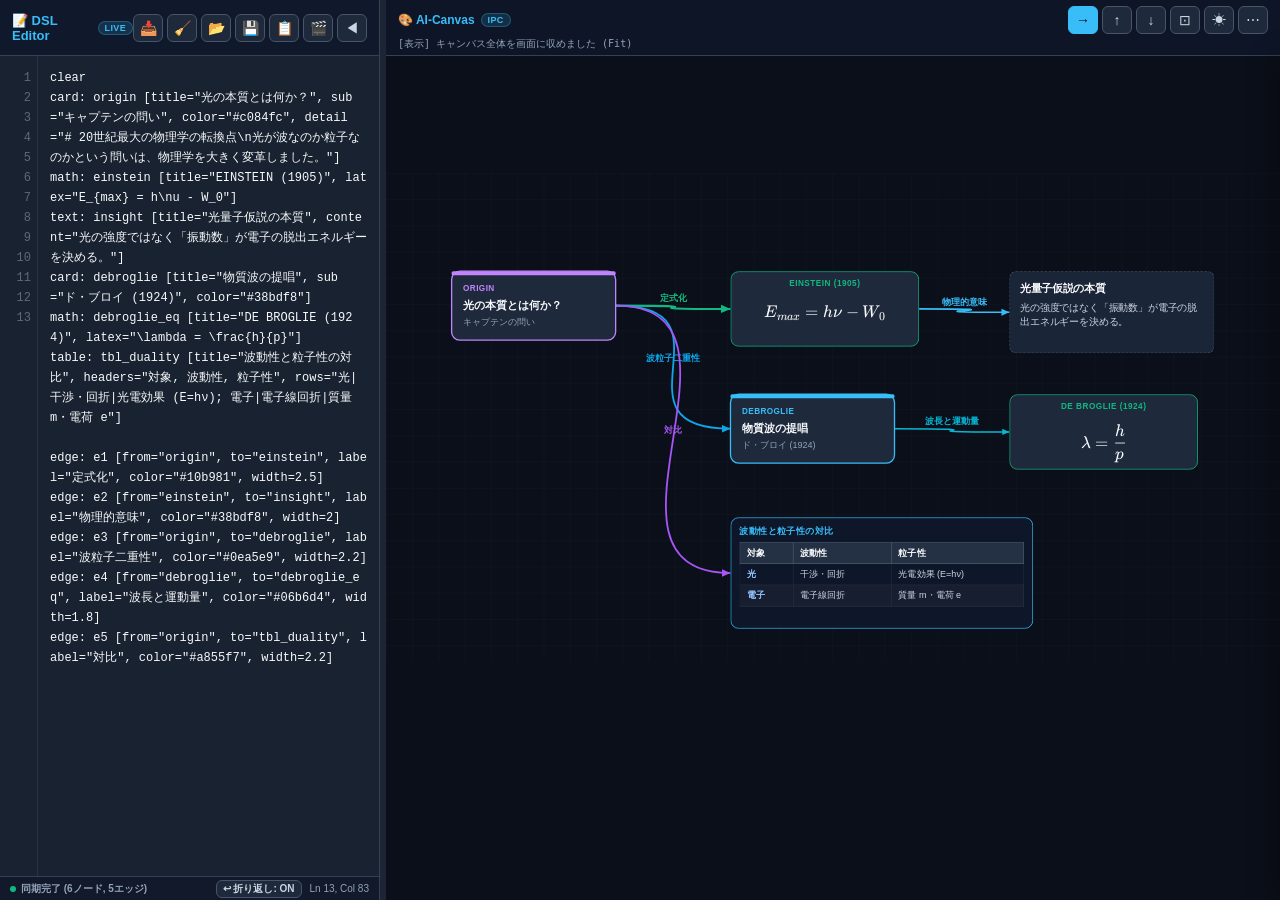
<file: editor.html>
<!DOCTYPE html>
<html lang="ja">
<head>
  <meta charset="UTF-8">
  <title>AI-Canvas — Serverless Interactive Thinking Canvas</title>
  <!-- KaTeX (ローカル最優先 + CDNフォールバック) -->
  <link rel="stylesheet" href="./vendor/katex/katex.min.css" onerror="this.onerror=null;this.href='https://cdn.jsdelivr.net/npm/katex@0.16.11/dist/katex.min.css';" />
  <script src="./vendor/katex/katex.min.js" onerror="this.onerror=null;const s=document.createElement('script');s.src='https://cdn.jsdelivr.net/npm/katex@0.16.11/dist/katex.min.js';document.head.appendChild(s);"></script>
  <style>
    :root {
      /* 🌙 Cool Cyber (デフォルト) */
      --bg-body: #0b0f19;
      --grid-stroke: rgba(255, 255, 255, 0.04);
      --header-bg: rgba(15, 23, 42, 0.88);
      --header-border: #334155;
      --brand-color: #38bdf8;
      --badge-bg: rgba(56, 189, 248, 0.15);
      --badge-border: rgba(56, 189, 248, 0.3);
      --badge-color: #38bdf8;
      --btn-bg: #1e293b;
      --btn-color: #cbd5e1;
      --btn-border: #475569;
      --btn-hover-bg: #334155;
      --btn-hover-color: #f8fafc;
      --btn-hover-border: #38bdf8;
      --log-color: #94a3b8;
      --edge-stroke: #64748b;
      --edge-label: #94a3b8;
      --arrow-fill: #38bdf8;
      --hit-box-fill: #0f172a;
      
      /* コンポーネント共通 */
      --card-bg: #1e293b;
      --card-border: #334155;
      --card-text: #f8fafc;
      --card-sub: #94a3b8;
      --math-bg: #1e293b;
      --math-border: #10b981;
      --math-label: #10b981;
      --math-text: #f8fafc;
      --text-node-bg: rgba(30,41,59,0.85);
      --text-node-border: #475569;
      --text-node-title: #f8fafc;
      --text-node-body: #cbd5e1;
      --svg-node-bg: rgba(15,23,42,0.7);
      --svg-node-border: #f59e0b;
      --svg-node-title: #f59e0b;
      --table-bg: rgba(15,23,42,0.92);
      --table-th-bg: rgba(51,65,85,0.6);
      --table-th-border: #475569;
      --table-th-color: #f8fafc;
      --table-td-border: rgba(255,255,255,0.07);
      --table-td-color: #cbd5e1;
      --table-td-first: #93c5fd;
      --group-bg: rgba(15,23,42,0.45);
      --group-border: #38bdf8;
    }

    body.theme-natural {
      /* ☀️ Natural & White (手作り・生成りノート風) */
      --bg-body: #fbfbfa;
      --grid-stroke: rgba(60, 50, 40, 0.08);
      --header-bg: rgba(255, 255, 255, 0.94);
      --header-border: #e2e0d8;
      --brand-color: #0f766e;
      --badge-bg: rgba(15, 118, 110, 0.1);
      --badge-border: rgba(15, 118, 110, 0.3);
      --badge-color: #0f766e;
      --btn-bg: #f5f4ef;
      --btn-color: #44403c;
      --btn-border: #d6d3c7;
      --btn-hover-bg: #e7e5dc;
      --btn-hover-color: #1c1917;
      --btn-hover-border: #0f766e;
      --log-color: #78716c;
      --edge-stroke: #78716c;
      --edge-label: #57534e;
      --arrow-fill: #44403c;
      --hit-box-fill: #ffffff;
      
      /* コンポーネント共通 (生成り・紙・万年筆風) */
      --card-bg: #ffffff;
      --card-border: #dcd9ce;
      --card-text: #1c1917;
      --card-sub: #78716c;
      --math-bg: #f0fdf4;
      --math-border: #059669;
      --math-label: #047857;
      --math-text: #064e3b;
      --text-node-bg: #ffffff;
      --text-node-border: #d6d3c7;
      --text-node-title: #1c1917;
      --text-node-body: #44403c;
      --svg-node-bg: #fffbeb;
      --svg-node-border: #d97706;
      --svg-node-title: #b45309;
      --table-bg: #ffffff;
      --table-th-bg: #f5f4ef;
      --table-th-border: #d6d3c7;
      --table-th-color: #1c1917;
      --table-td-border: rgba(0,0,0,0.06);
      --table-td-color: #44403c;
      --table-td-first: #0f766e;
      --group-bg: rgba(245, 244, 239, 0.65);
      --group-border: #78716c;
    }

    * { box-sizing: border-box; margin: 0; padding: 0; user-select: none; }
    button, input, select, textarea { font-family: inherit; }
    body, html {
      width: 100%; height: 100%; overflow: hidden;
      font-family: -apple-system, BlinkMacSystemFont, "Segoe UI", "Hiragino Sans", "Hiragino Kaku Gothic ProN", "Yu Gothic UI", "Yu Gothic", Meiryo, sans-serif;
      background: var(--bg-body); color: var(--card-text); transition: background 0.25s, color 0.25s;
    }

    :root { --header-h: 56px; }

    /* 上部ヘッダー（コンパクト・2段） */
    #header {
      position: absolute; top: 0; left: 0; right: 0; height: var(--header-h);
      background: var(--header-bg); backdrop-filter: blur(10px);
      border-bottom: 1px solid var(--header-border);
      display: flex; flex-direction: column; justify-content: center;
      padding: 4px 12px 2px; z-index: 1000; transition: all 0.25s; gap: 2px;
    }
    .header-row { display: flex; align-items: center; width: 100%; min-height: 0; }
    .header-main { justify-content: space-between; gap: 8px; }
    .header-log { height: 16px; }
    .brand { font-size: 12px; font-weight: 700; color: var(--brand-color); display: flex; align-items: center; gap: 6px; flex-shrink: 0; }
    .badge { font-size: 9px; font-weight: 600; padding: 1px 6px; border-radius: 999px; letter-spacing: 0.04em; }
    .badge-ipc { background: var(--badge-bg); color: var(--badge-color); border: 1px solid var(--badge-border); }
    .toolbar-primary { display: flex; align-items: center; gap: 4px; flex-wrap: wrap; justify-content: flex-end; }
    .btn-group { display: flex; gap: 4px; align-items: center; }
    .btn { background: var(--btn-bg); color: var(--btn-color); border: 1px solid var(--btn-border); padding: 4px 10px; border-radius: 6px; font-size: 11px; font-weight: 600; cursor: pointer; transition: all 0.2s; }
    .btn:hover { background: var(--btn-hover-bg); color: var(--btn-hover-color); border-color: var(--btn-hover-border); }
    .btn-icon {
      background: var(--btn-bg); color: var(--btn-color); border: 1px solid var(--btn-border);
      width: 30px; height: 28px; padding: 0; border-radius: 6px; font-size: 14px; line-height: 1;
      cursor: pointer; transition: all 0.2s; display: inline-flex; align-items: center; justify-content: center;
    }
    .btn-icon:hover { background: var(--btn-hover-bg); color: var(--btn-hover-color); border-color: var(--btn-hover-border); }
    .layout-dir-btn.active { background: var(--brand-color, #38bdf8); color: #0b1220; border-color: var(--brand-color, #38bdf8); font-weight: 700; }
    .menu-wrap { position: relative; }
    .header-menu {
      position: absolute; right: 0; top: calc(100% + 4px); min-width: 168px;
      background: var(--header-bg); border: 1px solid var(--header-border); border-radius: 8px;
      box-shadow: 0 8px 24px rgba(0,0,0,0.35); padding: 4px; z-index: 1100;
    }
    .header-menu.hidden { display: none; }
    .header-menu .menu-item {
      display: block; width: 100%; text-align: left; background: none; border: none;
      color: var(--btn-color); font-size: 11px; font-weight: 600; padding: 8px 10px; border-radius: 6px; cursor: pointer;
    }
    .header-menu .menu-item:hover { background: var(--btn-hover-bg); color: var(--btn-hover-color); }
    #log-bar { font-size: 10px; color: var(--log-color); font-family: monospace; white-space: nowrap; overflow: hidden; text-overflow: ellipsis; width: 100%; }

    /* メインキャンバス */
    #canvas { width: 100%; height: 100%; display: block; }
    .grid-line { stroke: var(--grid-stroke); stroke-width: 1; }

    /* 共通オブジェクトスタイル */
    .canvas-obj { cursor: grab; touch-action: none; user-select: none; }
    .canvas-obj:active { cursor: grabbing; }
    .canvas-obj.dragging { filter: drop-shadow(0 14px 28px rgba(0,0,0,0.75)); }

    /* エッジ */
    .edge-path { fill: none; stroke-linecap: round; stroke-width: 1.6; }
    .edge-path:not([stroke]) { stroke: var(--edge-stroke); }
    .edge-label:not([fill]) { fill: var(--edge-label); }
    .edge-label { font-size: 11px; font-weight: 600; text-anchor: middle; dominant-baseline: middle; }

    /* HTML foreignObject スタイル (ドラッグが親要素に確実に届くよう設定) */
    foreignObject { pointer-events: none; }
    .html-container { width: 100%; height: 100%; overflow: hidden; }

    /* 🌟 選択中ノードのフォーカスハイライト */
    .canvas-obj.selected > rect:first-child {
      filter: drop-shadow(0 0 12px rgba(56, 189, 248, 0.95)) !important;
      stroke: var(--brand-color) !important;
      stroke-width: 2.5px !important;
    }
    /* 🌟 グループ選択時の破線枠ハイライト */
    .canvas-obj[data-type="group"].selected > rect:first-child {
      stroke-dasharray: 8, 4 !important;
      stroke-width: 2.8px !important;
      filter: drop-shadow(0 0 14px rgba(56, 189, 248, 0.9)) !important;
    }

    /* 🌟 エッジ選択時のフォーカスハイライト (+0.5KB 設計) */
    .edge-path.selected {
      stroke: var(--brand-color) !important;
      stroke-width: 4.5px !important;
      filter: drop-shadow(0 0 10px rgba(56, 189, 248, 0.95)) !important;
    }
    .edge-label.selected {
      fill: var(--brand-color) !important;
      font-weight: 800 !important;
    }

    

    /* 🔗 ドラッグ結線プレビュー線 */
    #temp-edge {
      fill: none; stroke: var(--brand-color); stroke-width: 2.5; stroke-dasharray: 4,4;
      pointer-events: none; display: none;
    }

    /* 📄 詳細パネル (Side Slide-in Drawer) */
    #detail-panel {
      position: absolute; top: var(--header-h); right: 0; bottom: 0; width: 380px; max-width: 90vw;
      background: var(--header-bg); backdrop-filter: blur(16px);
      border-left: 1px solid var(--header-border);
      box-shadow: -8px 0 24px rgba(0,0,0,0.3);
      transform: translateX(100%); transition: transform 0.28s cubic-bezier(0.16, 1, 0.3, 1);
      display: flex; flex-direction: column; z-index: 1050;
      color: var(--card-text); box-sizing: border-box;
    }
    #detail-panel.open {
      transform: translateX(0);
    }
    .panel-header {
      padding: 12px 16px; border-bottom: 1px solid var(--header-border);
      display: flex; align-items: center; justify-content: space-between;
    }
    .panel-badge {
      font-size: 10px; font-weight: 700; padding: 2px 7px; border-radius: 999px; text-transform: uppercase;
      background: var(--badge-bg); color: var(--badge-color); border: 1px solid var(--badge-border);
    }
    .panel-close-btn {
      background: none; border: none; color: var(--log-color); font-size: 15px; font-weight: 700;
      cursor: pointer; padding: 3px 7px; border-radius: 4px; transition: all 0.2s;
    }
    .panel-close-btn:hover {
      background: rgba(255,255,255,0.1); color: var(--card-text);
    }
    .panel-content {
      flex: 1; overflow-y: auto; padding: 16px 20px; font-size: 13px; line-height: 1.65;
    }
    .panel-content h1 { font-size: 16px; font-weight: 800; margin: 8px 0 6px 0; color: var(--card-text); border-bottom: 1px solid var(--header-border); padding-bottom: 4px; }
    .panel-content h2 { font-size: 14px; font-weight: 700; margin: 10px 0 4px 0; color: var(--card-text); }
    .panel-content p { margin: 8px 0; color: var(--card-text); }
    .panel-content ul { margin: 6px 0 10px 18px; padding: 0; color: var(--card-text); }
    .panel-content li { margin-bottom: 4px; }
    .panel-content strong { color: var(--brand-color); font-weight: 700; }
    .panel-content .math-block { margin: 12px 0; padding: 10px 12px; background: var(--math-bg); border-radius: 8px; border: 1px solid var(--math-border); text-align: center; overflow-x: auto; max-width: 100%; }
    table.canvas-data-table {
      width: 100%; border-collapse: collapse; font-size: 11px; text-align: left;
    }
    .panel-content table.canvas-data-table { margin: 10px 0 14px; }
    table.canvas-data-table th,
    table.canvas-data-table td {
      border: 1px solid var(--table-td-border); padding: 5px 8px; vertical-align: top;
    }
    table.canvas-data-table th {
      background: var(--table-th-bg); color: var(--table-th-color); font-weight: 700;
      border-color: var(--table-th-border);
    }
    table.canvas-data-table td { color: var(--table-td-color); }
    table.canvas-data-table tr.canvas-table-stripe td {
      background: rgba(255, 255, 255, 0.03);
    }
    body.theme-natural table.canvas-data-table tr.canvas-table-stripe td {
      background: rgba(0, 0, 0, 0.02);
    }
    table.canvas-data-table td.canvas-table-lead {
      color: var(--table-td-first); font-weight: 600;
    }
    .panel-conn-section { margin-top: 18px; padding-top: 12px; border-top: 1px solid var(--header-border); }
    .panel-conn-section h2 { font-size: 12px; margin-bottom: 8px; }
    .panel-conn-section ul { list-style: none; margin: 0; padding: 0; }
    .panel-conn-section li { margin-bottom: 6px; }
    .panel-conn-jump {
      background: none; border: 1px solid var(--header-border); color: var(--brand-color);
      font-size: 11px; padding: 4px 8px; border-radius: 6px; cursor: pointer; width: 100%; text-align: left;
    }
    .panel-conn-jump:hover { background: rgba(56, 189, 248, 0.08); border-color: var(--brand-color); }
    #help-overlay {
      position: fixed; inset: 0; background: rgba(0,0,0,0.55); z-index: 2000; display: none;
      align-items: center; justify-content: center; padding: 24px;
    }
    #help-overlay.open { display: flex; }
    #help-overlay .help-card {
      max-width: 420px; background: var(--header-bg); border: 1px solid var(--header-border);
      border-radius: 12px; padding: 20px 22px; font-size: 13px; line-height: 1.55; box-shadow: 0 16px 48px rgba(0,0,0,0.35);
    }
    #help-overlay h2 { font-size: 15px; margin-bottom: 10px; }
    #help-overlay kbd { font-family: monospace; font-size: 11px; padding: 2px 5px; border-radius: 4px; background: var(--btn-bg); border: 1px solid var(--btn-border); }
    .panel-footer {
      padding: 10px 16px; border-top: 1px solid var(--header-border); font-size: 11px; color: var(--log-color);
      background: rgba(0,0,0,0.04); display: flex; justify-content: space-between; align-items: center;
    }

    

    /* 🌟 アプリ全体スプリットレイアウト */
    #app-container {
      display: flex; width: 100vw; height: 100vh; overflow: hidden;
      background: var(--bg-body); position: relative;
    }

    

    

    /* 🎨 キャンバス側ペイン */
    #canvas-pane {
      flex: 1; height: 100%; position: relative; overflow: hidden;
    }

    
    /* ⌨️ スラッシュコマンド（/）ポップアップメニュー */
    #slash-menu {
      position: absolute; z-index: 500; width: 260px; max-height: 280px;
      background: var(--header-bg); backdrop-filter: blur(16px);
      border: 1px solid var(--header-border); border-radius: 8px;
      box-shadow: 0 12px 32px rgba(0,0,0,0.4);
      display: none; flex-direction: column; overflow: hidden;
      font-size: 12px; color: var(--card-text);
    }
    #slash-menu.open { display: flex; }
    .slash-menu-header {
      padding: 6px 10px; font-size: 10px; font-weight: 700; color: var(--log-color);
      border-bottom: 1px solid var(--header-border); text-transform: uppercase;
      display: flex; justify-content: space-between;
    }
    .slash-menu-list {
      overflow-y: auto; padding: 4px; display: flex; flex-direction: column; gap: 2px;
    }
    .slash-item {
      padding: 6px 10px; border-radius: 6px; cursor: pointer;
      display: flex; align-items: center; justify-content: space-between;
      transition: background 0.15s;
    }
    .slash-item:hover, .slash-item.active {
      background: rgba(56, 189, 248, 0.15); color: var(--brand-color);
    }
    .slash-item-left { display: flex; align-items: center; gap: 8px; }
    .slash-icon { font-size: 13px; }
    .slash-item-key { font-size: 10px; opacity: 0.6; font-family: monospace; }

    /* 🛠️ ノード & エッジ & グループ頭上クイック・ツールバー (Phase 4 & Phase 5) */
    #quick-toolbar, #edge-quick-toolbar, #group-quick-toolbar {
      position: absolute; z-index: 900; display: none; align-items: center; gap: 4px;
      padding: 4px 6px; border-radius: 8px;
      background: var(--header-bg); backdrop-filter: blur(12px);
      border: 1px solid var(--header-border); box-shadow: 0 8px 24px rgba(0,0,0,0.35);
      transform: translate(-50%, -100%); margin-top: -10px; pointer-events: auto;
    }
    #quick-toolbar.open, #edge-quick-toolbar.open, #group-quick-toolbar.open { display: flex; }
    .color-btn {
      width: 16px; height: 16px; border-radius: 50%; border: 1.5px solid rgba(255,255,255,0.4);
      cursor: pointer; transition: transform 0.15s; flex-shrink: 0;
    }
    .color-btn:hover { transform: scale(1.25); }
    .tb-palette { display: flex; align-items: center; gap: 4px; }
    .width-btn { padding: 2px 5px; min-width: 22px; justify-content: center; }
    .tb-separator { width: 1px; height: 14px; background: var(--header-border); margin: 0 2px; }
    .tb-btn {
      background: none; border: none; color: var(--card-text); font-size: 11px;
      cursor: pointer; padding: 2px 6px; border-radius: 4px; display: flex; align-items: center; gap: 3px;
    }
    .tb-btn:hover { background: rgba(255,255,255,0.1); color: var(--brand-color); }
    .tb-btn.danger:hover { background: rgba(239,68,68,0.2); color: #ef4444; }
    
    /* 🔲 グループ作成ピッカーモーダル (Phase 5) */
    #group-picker-overlay {
      position: fixed; inset: 0; background: rgba(0,0,0,0.65); z-index: 2100; display: none;
      align-items: center; justify-content: center; padding: 20px;
    }
    #group-picker-overlay.open { display: flex; }
    .group-picker-card {
      width: 420px; max-width: 95vw; background: var(--header-bg); backdrop-filter: blur(20px);
      border: 1px solid var(--header-border); border-radius: 12px;
      font-family: -apple-system, BlinkMacSystemFont, "Segoe UI", "Hiragino Sans", "Hiragino Kaku Gothic ProN", "Yu Gothic UI", "Yu Gothic", Meiryo, sans-serif;
      padding: 18px 22px; font-size: 13px; box-shadow: 0 20px 48px rgba(0,0,0,0.5);
      display: flex; flex-direction: column; gap: 14px; color: var(--card-text);
    }
    .group-picker-header {
      display: flex; align-items: center; justify-content: space-between;
      border-bottom: 1px solid var(--header-border); padding-bottom: 10px;
    }
    .group-picker-header h3 { margin: 0; font-size: 14px; font-weight: 700; color: var(--brand-color); display: flex; align-items: center; gap: 6px; }
    .group-picker-close { background: none; border: none; color: var(--log-color); font-size: 16px; cursor: pointer; padding: 2px 6px; border-radius: 4px; }
    .group-picker-close:hover { background: rgba(255,255,255,0.1); color: var(--card-text); }
    .group-input-group { display: flex; flex-direction: column; gap: 5px; }
    .group-input-label { font-size: 11px; font-weight: 600; color: var(--log-color); }
    .group-picker-input {
      background: rgba(0,0,0,0.25); border: 1px solid var(--header-border); border-radius: 6px;
      color: var(--card-text); padding: 7px 10px; font-size: 12px; outline: none;
    }
    .group-picker-input:focus { border-color: var(--brand-color); }
    .group-picker-list-header {
      display: flex; align-items: center; justify-content: space-between; font-size: 11px; color: var(--log-color); margin-top: 4px;
    }
    .group-picker-list {
      max-height: 190px; overflow-y: auto; display: flex; flex-direction: column; gap: 4px;
      padding: 6px; background: rgba(0,0,0,0.2); border-radius: 6px; border: 1px solid var(--header-border);
    }
    .group-node-item {
      display: flex; align-items: center; gap: 8px; padding: 6px 8px; border-radius: 6px;
      cursor: pointer; user-select: none; transition: background 0.15s; font-size: 12px;
    }
    .group-node-item:hover { background: rgba(56, 189, 248, 0.12); }
    .group-node-item input[type="checkbox"] { cursor: pointer; margin: 0; width: 14px; height: 14px; accent-color: var(--brand-color); }
    .group-node-color-dot { width: 10px; height: 10px; border-radius: 50%; flex-shrink: 0; border: 1px solid rgba(255,255,255,0.2); }
    .group-node-id { font-family: monospace; font-size: 11px; opacity: 0.75; flex-shrink: 0; }
    .group-node-title { flex: 1; white-space: nowrap; overflow: hidden; text-overflow: ellipsis; font-weight: 500; }
    .group-picker-footer {
      display: flex; align-items: center; justify-content: space-between; border-top: 1px solid var(--header-border); padding-top: 12px;
    }
    
    /* 📝 DSL エディタペイン */
    #editor-pane {
      width: 380px; min-width: 260px; max-width: 80vw; height: 100%;
      display: flex; flex-direction: column;
      background: var(--card-bg);
      border-right: 1px solid var(--header-border);
      position: relative; z-index: 100;
      transition: margin-left 0.25s cubic-bezier(0.16, 1, 0.3, 1);
    }
    #editor-pane.collapsed {
      margin-left: -380px;
    }

    /* エディタヘッダー */
    .editor-header {
      height: var(--header-h); padding: 0 12px;
      display: flex; align-items: center; justify-content: space-between;
      border-bottom: 1px solid var(--header-border);
      background: var(--header-bg); backdrop-filter: blur(10px);
      flex-shrink: 0;
    }
    .editor-title {
      font-size: 13px; font-weight: 700; color: var(--brand-color);
      display: flex; align-items: center; gap: 6px;
    }
    .editor-actions {
      display: flex; align-items: center; gap: 4px;
    }

    /* 📄 詳細パネル内 detail エディタ（editor 専用） */
    .panel-detail-input {
      width: 100%; min-height: 240px; box-sizing: border-box; resize: vertical;
      background: rgba(0, 0, 0, 0.18); color: var(--card-text);
      border: 1px solid var(--header-border); border-radius: 8px;
      padding: 10px 12px;
      font-family: ui-monospace, SFMono-Regular, Menlo, Monaco, Consolas, "Liberation Mono", "Courier New", monospace;
      font-size: 12px; line-height: 1.6; tab-size: 2;
    }
    body.theme-natural .panel-detail-input { background: rgba(0, 0, 0, 0.03); }
    .panel-edit-actions { display: flex; gap: 8px; margin-top: 10px; }

    /* エディタ本体（行番号 + テキストエリア） */
    .editor-body {
      flex: 1; display: flex; overflow: hidden; position: relative;
      background: rgba(0, 0, 0, 0.18);
      font-family: ui-monospace, SFMono-Regular, Menlo, Monaco, Consolas, "Liberation Mono", "Courier New", monospace;
    }
    body.theme-natural .editor-body {
      background: rgba(0, 0, 0, 0.03);
    }

    .editor-line-numbers {
      width: 38px; padding: 12px 6px 12px 0; text-align: right;
      color: var(--log-color); opacity: 0.55; font-size: 12px; line-height: 20px;
      user-select: none; border-right: 1px solid var(--header-border);
      overflow: hidden; flex-shrink: 0; white-space: pre;
    }

    .editor-textarea {
      flex: 1; height: 100%; padding: 12px; margin: 0; border: none; outline: none;
      background: transparent; color: var(--card-text);
      font-family: inherit; font-size: 12px; line-height: 20px;
      resize: none; white-space: pre-wrap; word-break: break-all; overflow-y: auto; overflow-x: hidden;
      tab-size: 2; -moz-tab-size: 2;
    }
    .editor-textarea.no-wrap {
      white-space: pre; word-break: normal; overflow-x: auto;
    }

    /* エディタフッター */
    .editor-footer {
      height: 24px; padding: 0 10px; display: flex; align-items: center; justify-content: space-between;
      border-top: 1px solid var(--header-border); background: var(--header-bg);
      font-size: 10px; color: var(--log-color); flex-shrink: 0;
    }
    .editor-status-badge {
      display: flex; align-items: center; gap: 5px; font-weight: 600;
    }
    .status-dot {
      width: 6px; height: 6px; border-radius: 50%; background: #10b981;
    }
    .status-dot.syncing {
      background: #f59e0b; animation: pulse 0.5s infinite alternate;
    }
    .status-dot.error {
      background: #ef4444;
    }
    @keyframes pulse {
      from { opacity: 0.3; } to { opacity: 1; }
    }
    
    /* ↔ スプリッターバー */
    #splitter {
      width: 6px; height: 100%; cursor: col-resize;
      background: var(--header-border); opacity: 0.45;
      transition: opacity 0.2s, background 0.2s; z-index: 101; flex-shrink: 0;
    }
    #splitter:hover, #splitter.dragging {
      opacity: 1; background: var(--brand-color);
    }
    
    /* エディタ展開用フローティングボタン */
    #open-editor-btn {
      position: absolute; top: calc(var(--header-h) + 12px); left: 12px;
      z-index: 999; display: none;
      background: var(--btn-bg); color: var(--brand-color);
      border: 1px solid var(--btn-border); border-radius: 6px;
      padding: 6px 10px; font-size: 12px; font-weight: 700;
      cursor: pointer; box-shadow: 0 4px 12px rgba(0,0,0,0.25);
    }
    #open-editor-btn:hover {
      background: var(--btn-hover-bg); border-color: var(--brand-color);
    }
    
  </style>
</head>
<body class="theme-cool">

  <div id="app-container">
    <!-- @editor-only:start -->
    <!-- 📝 DSL エディタペイン -->
    <div id="editor-pane">
      <div class="editor-header">
        <div class="editor-title">
          <span>📝 DSL Editor</span>
          <span class="badge badge-ipc">LIVE</span>
        </div>
        <div class="editor-actions">
          <button type="button" class="btn-icon" id="btn-sync-from-canvas" title="最新化：キャンバスの最新配置をDSLに反映">📥</button>
          <button type="button" class="btn-icon" id="btn-normalize-dsl" title="正規化：接続設定を独立した edge 行に整理">🧹</button>
          <button type="button" class="btn-icon" id="btn-import-dsl" title="読込：外部のDSLファイル(.dsl, .txt)を読み込む">📂</button>
          <button type="button" class="btn-icon" id="btn-download-dsl" title="保存：DSLテキストをローカルに保存">💾</button>
          <button type="button" class="btn-icon" id="btn-copy-dsl" title="コピー：DSLをクリップボードへ">📋</button>
          <button type="button" class="btn-icon" id="btn-load-demo" title="デモ：量子デモDSLを読み込む">🎬</button>
          <button type="button" class="btn-icon" id="btn-collapse-editor" title="エディタを畳む">◀</button>
          <input type="file" id="dsl-file-input" accept=".dsl,.txt" style="display:none">
        </div>
      </div>
      <div class="editor-body">
        <div id="editor-line-numbers" class="editor-line-numbers">1</div>
        <textarea id="dsl-input" class="editor-textarea" spellcheck="false" placeholder="ここにDSLを入力... (1行書いてEnter、または / で補完メニュー)"></textarea>
        <!-- ⌨️ スラッシュメニュー -->
        <div id="slash-menu">
          <div class="slash-menu-header">
            <span>DSL 補完メニュー</span>
            <span style="font-size:9px;">[↑↓] 選択 / [Enter] 決定</span>
          </div>
          <div id="slash-menu-list" class="slash-menu-list"></div>
        </div>
      </div>
      <div class="editor-footer">
        <div class="editor-status-badge">
          <span id="sync-status-dot" class="status-dot"></span>
          <span id="sync-status-text">同期完了 (0.01s)</span>
        </div>
        <div style="display:flex; align-items:center; gap:8px;">
          <button type="button" id="btn-toggle-wrap" class="btn" style="padding:1px 6px; font-size:10px; height:18px; line-height:1;" title="行の折り返し表示切替">↩ 折り返し: ON</button>
          <div id="cursor-pos-info">Ln 1, Col 1</div>
        </div>
      </div>
    </div>

    <!-- ↔ リサイズスプリッター -->
    <div id="splitter" title="ドラッグで幅変更 / ダブルクリックで初期幅"></div>
    <!-- @editor-only:end -->

    <!-- 🎨 キャンバスペイン -->
    <div id="canvas-pane">
      <!-- @editor-only:start -->
      <button type="button" id="open-editor-btn" title="エディタを開く" onclick="EditorApp.toggleCollapse(false)">📝 エディタ (▶)</button>
      <!-- @editor-only:end -->

      <div id="header">
        <div class="header-row header-main">
          <div class="brand">
            <span>🎨 AI-Canvas</span>
            <span class="badge badge-ipc" title="WebView2 IPC・ポートゼロ">IPC</span>
          </div>
          <div class="toolbar-primary">
            <button type="button" class="btn-icon layout-dir-btn active" data-dir="LR" title="横に整列 (→)" aria-label="横に整列" onclick="Canvas.autoLayout('LR')">→</button>
            <button type="button" class="btn-icon layout-dir-btn" data-dir="BT" title="縦・下から上へ (↑)" aria-label="縦に整列（上向き）" onclick="Canvas.autoLayout('BT')">↑</button>
            <button type="button" class="btn-icon layout-dir-btn" data-dir="TB" title="縦・上から下へ (↓)" aria-label="縦に整列（下向き）" onclick="Canvas.autoLayout('TB')">↓</button>
            <button type="button" class="btn-icon" title="全体表示 (Fit)" aria-label="全体表示" onclick="Canvas.fitView()">⊡</button>
            <button type="button" class="btn-icon" id="theme-btn" title="テーマ切替" aria-label="テーマ切替" onclick="Canvas.toggleTheme()">☀</button>
            <div class="menu-wrap">
              <button type="button" class="btn-icon" title="その他" aria-label="その他メニュー" onclick="Canvas.toggleHeaderMenu()">⋯</button>
              <div id="header-menu" class="header-menu hidden">
                <button type="button" class="menu-item" onclick="Canvas.clear(); Canvas.toggleHeaderMenu(true)">🧹 リセット</button>
                <button type="button" class="menu-item" onclick="Canvas.exportHTML(); Canvas.toggleHeaderMenu(true)">💾 単体HTML保存</button>
                <button type="button" class="menu-item" id="menu-detail-only" onclick="Canvas.toggleDetailOnly()">📄 詳細: 常に開く</button>
              </div>
            </div>
          </div>
        </div>
        <div class="header-row header-log">
          <div id="log-bar">キャンバス準備完了。AIの思考描画を待機中...</div>
        </div>
      </div>

      <!-- 📄 詳細パネル (Side Slide-in Drawer) -->
      <div id="detail-panel">
        <div class="panel-header">
          <div style="display:flex; align-items:center; gap:8px;">
            <span id="panel-type-badge" class="panel-badge">CARD</span>
            <span id="panel-node-id" style="font-size:12px; font-family:monospace; color:var(--log-color);">#id</span>
          </div>
          <div style="display:flex; align-items:center; gap:2px;">
            <!-- @editor-only:start -->
            <button class="panel-close-btn" id="panel-edit-btn" onclick="EditorApp.toggleDetailEdit()" title="detail を編集">✏️</button>
            <!-- @editor-only:end -->
            <button class="panel-close-btn" onclick="Canvas.closeDetailPanel()" title="閉じる (Esc)">✕</button>
          </div>
        </div>
        <div id="panel-body" class="panel-content"></div>
        <div class="panel-footer">
          <span id="panel-connections">🔗 接続: なし</span>
          <span style="font-size:10px; opacity:0.7;">キー: [↑↓←→] 移動 / [Esc] 閉じる</span>
        </div>
      </div>

      <div id="help-overlay" role="dialog" aria-label="ショートカットヘルプ" onclick="if(event.target===this)Canvas.toggleHelp(false)">
        <div class="help-card" onclick="event.stopPropagation()">
          <h2>ショートカット</h2>
          <p><kbd>↑↓←→</kbd> 近傍ノードへフォーカス（詳細パネルが開いているときだけ内容も更新）</p>
          <p><kbd>Esc</kbd> 詳細パネルを閉じる（選択リングは維持）</p>
          <p><kbd>?</kbd> このヘルプの表示 / 閉じる</p>
          <p style="margin-top:12px;font-size:11px;color:var(--log-color);">ノードをクリックすると詳細パネルを開きます。</p>
          <button type="button" class="btn-icon" style="margin-top:14px;width:100%;" onclick="Canvas.toggleHelp(false)">閉じる</button>
        </div>
      </div>

      <!-- @editor-only:start -->
      <!-- 🔲 グループ作成ピッカーモーダル (Phase 5) -->
      <div id="group-picker-overlay" onclick="if(event.target===this)EditorApp.closeGroupPicker()">
        <div class="group-picker-card" onclick="event.stopPropagation()">
          <div class="group-picker-header">
            <h3><span>🔲</span> グループ（領域）作成</h3>
            <button type="button" class="group-picker-close" onclick="EditorApp.closeGroupPicker()">✕</button>
          </div>
          <div class="group-input-group">
            <label class="group-input-label" for="group-picker-title">グループ名</label>
            <input type="text" id="group-picker-title" class="group-picker-input" placeholder="例: 量子力学クラスタ" value="新規グループ">
          </div>
          <div class="group-input-group">
            <div class="group-picker-list-header">
              <span>グループに含めるノードを選択 (contains)</span>
              <div style="display:flex; gap:8px;">
                <a href="#" style="color:var(--brand-color); text-decoration:none;" onclick="event.preventDefault(); EditorApp.toggleSelectAllGroupNodes(true)">全選択</a>
                <a href="#" style="color:var(--log-color); text-decoration:none;" onclick="event.preventDefault(); EditorApp.toggleSelectAllGroupNodes(false)">全解除</a>
              </div>
            </div>
            <div id="group-picker-node-list" class="group-picker-list">
              <!-- 動的生成 -->
            </div>
          </div>
          <div class="group-picker-footer">
            <span id="group-picker-count" style="font-size:11px; color:var(--log-color);">選択: 0 件</span>
            <div style="display:flex; gap:6px;">
              <button type="button" class="btn" onclick="EditorApp.closeGroupPicker()">キャンセル</button>
              <button type="button" class="btn btn-primary" id="btn-submit-group-picker" onclick="EditorApp.submitGroupPicker()" style="background:var(--brand-color); color:#0f172a; font-weight:700;">🔲 作成</button>
            </div>
          </div>
        </div>
      </div>

      <!-- 🛠️ ノード頭上クイック・ツールバー (Phase 4) -->
      <div id="quick-toolbar" onclick="event.stopPropagation()">
        <span class="tb-palette" data-method="changeSelectedNodeColor"></span>
        <div class="tb-separator"></div>
        <button type="button" class="tb-btn" onclick="event.stopPropagation(); Canvas.openDetailPanel()" title="詳細パネルを開く">📝 詳細</button>
        <button type="button" class="tb-btn" onclick="event.stopPropagation(); EditorApp.openGroupPicker()" title="このノードを含めてグループ化">🔲 グループ</button>
        <button type="button" class="tb-btn danger" onclick="event.stopPropagation(); EditorApp.deleteSelectedNode()" title="ノードを削除">🗑️ 削除</button>
      </div>

      <!-- 🔗 エッジ頭上クイック・ツールバー (Phase 4 & Phase 5) -->
      <div id="edge-quick-toolbar" onclick="event.stopPropagation()">
        <span class="tb-palette" data-method="changeSelectedEdgeColor"></span>
        <div class="tb-separator"></div>
        <span class="tb-widths" data-width-method="setSelectedEdgeWidth"></span>
        <span class="tb-arrows" data-arrow-method="setSelectedEdgeArrow"></span>
        <div class="tb-separator"></div>
        <button type="button" class="tb-btn" onclick="event.stopPropagation(); EditorApp.toggleSelectedEdgeStyle()" title="破線 / 実線 切替">〰️ 破線</button>
        <button type="button" class="tb-btn" onclick="event.stopPropagation(); EditorApp.promptSelectedEdgeLabel()" title="関係ラベルを編集">🏷️ ラベル</button>
        <button type="button" class="tb-btn danger" onclick="event.stopPropagation(); EditorApp.deleteSelectedEdge()" title="エッジを削除">🗑️ 削除</button>
      </div>

      <!-- 🔲 グループ頭上クイック・ツールバー (Phase 5) -->
      <div id="group-quick-toolbar" onclick="event.stopPropagation()">
        <span class="tb-palette" data-method="changeSelectedGroupColor"></span>
        <div class="tb-separator"></div>
        <button type="button" class="tb-btn" onclick="event.stopPropagation(); EditorApp.openEditGroupPicker()" title="グループ名・包含ノードを編集">⚙️ 構成編集</button>
        <button type="button" class="tb-btn danger" onclick="event.stopPropagation(); EditorApp.deleteSelectedGroup()" title="グループ枠のみ解除（内包ノードは残置）">🗑️ 解除</button>
      </div>
      <!-- @editor-only:end -->

      <svg id="canvas">
        <defs>
          <!-- グリッド -->
          <pattern id="grid" width="32" height="32" patternUnits="userSpaceOnUse">
            <path d="M 32 0 L 0 0 0 32" fill="none" class="grid-line" />
          </pattern>
          <!-- 矢印マーカー -->
          <marker id="arrow" viewBox="0 0 10 10" refX="8" refY="5" markerWidth="6" markerHeight="6" orient="auto-start-reverse">
            <path id="arrow-path" d="M 0 1.5 L 8 5 L 0 8.5 z" fill="var(--arrow-fill)" />
          </marker>
        </defs>

        <rect width="100%" height="100%" fill="url(#grid)" />

        <!-- レイヤー -->
        <g id="edges-layer"></g>
        <path id="temp-edge" />
        <g id="objects-layer"></g>
      </svg>
    </div> <!-- /#canvas-pane -->
  </div> <!-- /#app-container -->

  <script type="text/plain" id="canvas-initial-dsl" data-encoding="base64"></script>

  <script>
    // 汎用安全数値ヘルパー (グローバル)
    function safeNum(val, fallback = 0) {
      const n = Number(val);
      return isFinite(n) ? n : fallback;
    }

    function safeFixed(val, digits = 1) {
      const n = Number(val);
      return isFinite(n) ? n.toFixed(digits) : "0.0";
    }

    // DSL の \n を改行へ戻す。$...$ / $$...$$ の内側は LaTeX（\nu 等）を保護する。
    // これにより、英文行頭など「改行の直後が英字」の場合でも改行が復元される。
    function unescapeDetailMarkdown(raw) {
      if (!raw) return '';
      const s = String(raw);
      let out = '';
      let inMath = false;
      for (let i = 0; i < s.length; i++) {
        const ch = s[i];
        if (ch === '$') {
          if (s[i + 1] === '$') { inMath = !inMath; out += '$$'; i++; }
          else { inMath = !inMath; out += '$'; }
          continue;
        }
        if (ch === '\\' && s[i + 1] === 'n') {
          const next = s[i + 2];
          if (!inMath || next === undefined || !/[a-zA-Z]/.test(next)) {
            out += '\n';
            i++;
            continue;
          }
        }
        out += ch;
      }
      return out;
    }

    // SVG 断片の軽量サニタイズ（script / foreignObject / on* ハンドラ / javascript: を除去）。
    // 注: DSL はローカル作者（人間・AI）を信頼する前提。本関数は defense-in-depth。
    function sanitizeSvgMarkup(raw) {
      if (raw == null) return '';
      return String(raw)
        .replace(/<\s*script[\s\S]*?<\s*\/\s*script\s*>/gi, '')
        .replace(/<\s*script\b[^>]*>/gi, '')
        .replace(/<\s*foreignObject[\s\S]*?<\s*\/\s*foreignObject\s*>/gi, '')
        .replace(/\son[a-z]+\s*=\s*("[^"]*"|'[^']*'|[^\s>]+)/gi, '')
        .replace(/(href|xlink:href)\s*=\s*("|')?\s*javascript:[^"'>\s]*/gi, '');
    }

    function normalizeLatexForKatex(expr) {
      if (expr == null) return '';
      let s = String(expr).replace(/\u00a5/g, '\\').replace(/¥/g, '\\').trim();
      let prev;
      do {
        prev = s;
        s = s.replace(/\\{2}(?=[a-zA-Z])/g, '\\');
      } while (s !== prev);
      return s;
    }

    const CANVAS_SCHEMA_VERSION = 1;

    function renderKatexInto(container, expr, displayMode) {
      const clean = normalizeLatexForKatex(expr);
      if (!clean) return;
      const run = () => {
        if (!window.katex) return false;
        try {
          container.textContent = '';
          katex.render(clean, container, { displayMode: !!displayMode, throwOnError: false });
          return true;
        } catch (e) {
          container.textContent = clean;
          return false;
        }
      };
      if (!run()) {
        let retries = 0;
        const timer = setInterval(() => {
          retries += 1;
          if (run() || retries > 30) clearInterval(timer);
        }, 100);
      }
    }

    const INLINE_MD_TOKEN = /(\$\$[\s\S]+?\$\$|\$(?:\\.|[^\$\\])+\$|\*\*[^*]+\*\*|`[^`]+`)/g;

    function renderInlineFormatting(text, container) {
      if (!text) return;
      const parts = String(text).split(INLINE_MD_TOKEN);
      parts.forEach(part => {
        if (!part) return;
        if (part.startsWith('$$') && part.endsWith('$$')) {
          const span = document.createElement('span');
          span.className = 'math-block';
          renderKatexInto(span, part.slice(2, -2), true);
          container.appendChild(span);
        } else if (part.startsWith('$') && part.endsWith('$')) {
          const span = document.createElement('span');
          renderKatexInto(span, part.slice(1, -1), false);
          container.appendChild(span);
        } else if (part.startsWith('**') && part.endsWith('**')) {
          const strong = document.createElement('strong');
          renderInlineFormatting(part.slice(2, -2), strong);
          container.appendChild(strong);
        } else if (part.startsWith('`') && part.endsWith('`')) {
          const code = document.createElement('code');
          code.style.cssText = 'background:rgba(255,255,255,0.08); padding:2px 5px; border-radius:4px; font-size:11px; font-family:monospace;';
          code.textContent = part.slice(1, -1);
          container.appendChild(code);
        } else {
          container.appendChild(document.createTextNode(part));
        }
      });
    }

    const CanvasTable = (function () {
      function isMarkdownRow(line) {
        const t = String(line).trim();
        return t.length > 0 && t.startsWith('|') && t.endsWith('|');
      }

      function isMarkdownSeparator(line) {
        const t = String(line).trim();
        if (!isMarkdownRow(t)) return false;
        return t.replace(/\|/g, '').replace(/[\s:\-]/g, '').length === 0;
      }

      function parseMarkdownCells(line) {
        const t = String(line).trim();
        return t.slice(1, -1).split('|').map((c) => c.trim());
      }

      function parseNodeFields(headersRaw, rowsRaw) {
        const headers = String(headersRaw || '')
          .split(',')
          .map((s) => s.trim())
          .filter(Boolean);
        const rows = String(rowsRaw || '')
          .split(';')
          .map((r) => r.trim())
          .filter(Boolean)
          .map((r) => r.split('|').map((c) => c.trim()));
        return { headers, rows };
      }

      function parseMarkdownBlock(block) {
        const spec = { headers: [], rows: [] };
        if (!block || !block.length) return spec;
        let bodyStart = 0;
        if (block.length > 1 && isMarkdownSeparator(block[1])) {
          spec.headers = parseMarkdownCells(block[0]);
          bodyStart = 2;
        }
        for (let i = bodyStart; i < block.length; i++) {
          spec.rows.push(parseMarkdownCells(block[i]));
        }
        return spec;
      }

      function estimateSize(spec) {
        const colCount = Math.max(
          1,
          spec.headers.length,
          spec.rows[0] ? spec.rows[0].length : 0
        );
        const rowCount = Math.max(1, spec.rows.length);
        const headerRows = spec.headers.length ? 1 : 0;
        return {
          w: Math.max(220, Math.min(560, colCount * 115 + 24)),
          h: Math.max(90, 36 + (rowCount + headerRows) * 28 + 16)
        };
      }

      function fillCell(el, text, richFn) {
        if (richFn) richFn(String(text == null ? '' : text), el);
        else el.textContent = text == null ? '' : String(text);
      }

      function appendTable(container, spec, opts) {
        if (!container || !spec) return null;
        opts = opts || {};
        const tbl = document.createElement('table');
        tbl.className = opts.tableClass || 'canvas-data-table';
        const richFn = opts.richCells || null;
        const stripe = opts.stripe !== false;
        const leadCol = !!opts.firstColEmphasis;

        if (spec.headers && spec.headers.length) {
          const thead = document.createElement('thead');
          const tr = document.createElement('tr');
          spec.headers.forEach((h) => {
            const th = document.createElement('th');
            fillCell(th, h, richFn);
            tr.appendChild(th);
          });
          thead.appendChild(tr);
          tbl.appendChild(thead);
        }

        if (spec.rows && spec.rows.length) {
          const tbody = document.createElement('tbody');
          spec.rows.forEach((cells, idx) => {
            const tr = document.createElement('tr');
            if (stripe && idx % 2 === 1) tr.classList.add('canvas-table-stripe');
            cells.forEach((c, cIdx) => {
              const td = document.createElement('td');
              if (leadCol && cIdx === 0) td.classList.add('canvas-table-lead');
              fillCell(td, c, richFn);
              tr.appendChild(td);
            });
            tbody.appendChild(tr);
          });
          tbl.appendChild(tbody);
        }

        container.appendChild(tbl);
        return tbl;
      }

      return {
        isMarkdownRow,
        isMarkdownSeparator,
        parseNodeFields,
        parseMarkdownBlock,
        estimateSize,
        appendTable
      };
    })();

    function utf8FromBase64(b64) {
      const bin = atob(b64);
      const bytes = new Uint8Array(bin.length);
      for (let i = 0; i < bin.length; i++) bytes[i] = bin.charCodeAt(i);
      return new TextDecoder('utf-8').decode(bytes);
    }

    function utf8ToBase64(text) {
      const bytes = new TextEncoder().encode(String(text));
      let bin = '';
      bytes.forEach((b) => { bin += String.fromCharCode(b); });
      return btoa(bin);
    }

    function readEmbeddedDsl() {
      const el = document.getElementById('canvas-initial-dsl');
      if (!el) return '';
      const raw = (el.textContent || '').trim();
      if (!raw) return '';
      try {
        if (el.getAttribute('data-encoding') === 'base64') {
          return utf8FromBase64(raw);
        }
        return raw;
      } catch (err) {
        console.error('[readEmbeddedDsl]', err);
        return '';
      }
    }

    // =========================================================================
    // 🏛️ 1. Canvas Core (最小不変エンジン)
    // =========================================================================
    const Canvas = window.Canvas = (function() {
      const svg = document.getElementById('canvas');
      const objectsLayer = document.getElementById('objects-layer');
      const edgesLayer = document.getElementById('edges-layer');
      const logBar = document.getElementById('log-bar');

      const objects = new Map(); // id -> { id, type, x, y, w, h, data, el }
      const edges = [];          // [{ u, v, label, style? }]
      const registry = new Map(); // type -> { render: fn, getDimensions: fn }

      function normalizeEdgeStyle(style) {
        if (!style || typeof style !== 'object') return null;
        const out = {};
        const stroke = style.stroke || style.color;
        if (stroke && /^#([0-9a-fA-F]{3}|[0-9a-fA-F]{6})$/.test(String(stroke).trim())) {
          out.stroke = String(stroke).trim();
        }
        if (style.arrow_color && /^#([0-9a-fA-F]{3}|[0-9a-fA-F]{6})$/.test(String(style.arrow_color).trim())) {
          out.arrow_color = String(style.arrow_color).trim();
        }
        if (style.width != null && style.width !== '') {
          const w = Number(style.width);
          if (isFinite(w) && w > 0 && w <= 12) out.width = w;
        }
        if (style.dash != null && String(style.dash).trim()) {
          const dStr = String(style.dash).trim();
          out.dash = (dStr === 'dashed' || dStr === 'true') ? '5,4' : dStr;
        }
        if (style.arrow === 'double') {
          out.arrow = 'double';
        } else if (style.arrow === 'none' || style.arrow === false || style.arrow === 'false' || style.arrow === '0') {
          out.arrow = 'none';
        }
        return Object.keys(out).length ? out : null;
      }

      function edgeStyleFromNodeProps(props) {
        const d = props.edge_dash || props.dash || ((props.edge_style === 'dashed' || props.style === 'dashed') ? '5,4' : undefined);
        return normalizeEdgeStyle({
          stroke: props.edge_color || props.edge_stroke,
          arrow_color: props.edge_arrow_color || props.arrow_color,
          width: props.edge_width,
          dash: d,
          arrow: props.edge_arrow
        });
      }

      // 🌟 エッジ色に一致する矢印マーカーを動的生成・再利用
      function getOrCreateArrowMarker(color) {
        if (!color) return 'url(#arrow)';
        const cleanId = 'arrow_' + String(color).replace(/[^a-zA-Z0-9]/g, '_');
        if (!document.getElementById(cleanId)) {
          const defs = svg.querySelector('defs');
          if (defs) {
            const marker = document.createElementNS('http://www.w3.org/2000/svg', 'marker');
            marker.id = cleanId;
            marker.setAttribute('viewBox', '0 0 10 10');
            marker.setAttribute('refX', '8');
            marker.setAttribute('refY', '5');
            marker.setAttribute('markerWidth', '6');
            marker.setAttribute('markerHeight', '6');
            marker.setAttribute('orient', 'auto-start-reverse');
            const p = document.createElementNS('http://www.w3.org/2000/svg', 'path');
            p.setAttribute('d', 'M 0 1.5 L 8 5 L 0 8.5 z');
            p.setAttribute('fill', color);
            marker.appendChild(p);
            defs.appendChild(marker);
          }
        }
        return `url(#${cleanId})`;
      }

      function applyEdgeAppearance(path, lbl, edge) {
        if (!path) return;
        const st = edge.style || {};

        // 注意: SVG の presentation 属性（stroke-width 等）は CSS に負けるため、
        //       inline style で適用する（.edge-path { stroke-width: 2.2 } を上書き）。
        if (st.stroke) {
          path.style.setProperty('stroke', st.stroke);
          if (lbl) lbl.style.setProperty('fill', st.stroke);
        } else {
          path.style.removeProperty('stroke');
          if (lbl) lbl.style.removeProperty('fill');
        }
        if (st.width != null) {
          path.style.setProperty('stroke-width', String(st.width));
        } else {
          path.style.removeProperty('stroke-width');
        }
        if (st.dash) {
          path.style.setProperty('stroke-dasharray', st.dash);
        } else {
          path.style.removeProperty('stroke-dasharray');
        }
        const markerColor = st.arrow_color || st.stroke || '';
        if (st.arrow === 'none' || st.arrow === false) {
          path.removeAttribute('marker-end');
          path.removeAttribute('marker-start');
        } else if (st.arrow === 'double') {
          const m = getOrCreateArrowMarker(markerColor);
          path.setAttribute('marker-end', m);
          path.setAttribute('marker-start', m);
        } else {
          path.setAttribute('marker-end', getOrCreateArrowMarker(markerColor));
          path.removeAttribute('marker-start');
        }
      }

      function createEdgeDom(edge, idx) {
        const edgeId = `edge_${edge.u}_${edge.v}_${idx}`;
        const g = document.createElementNS('http://www.w3.org/2000/svg', 'g');
        g.id = edgeId;
        g.classList.add('canvas-edge');
        const safeLabel = String(edge.label || '').replace(/</g, '');
        g.innerHTML = `
            <path id="hit_${edgeId}" class="edge-hitbox" d="" stroke="transparent" stroke-width="18" fill="none" style="pointer-events:stroke; cursor:pointer;" />
            <path id="path_${edgeId}" class="edge-path" marker-end="url(#arrow)" style="cursor:pointer;" />
            <text id="lbl_${edgeId}" class="edge-label" style="cursor:pointer;">${safeLabel}</text>
          `;
        edgesLayer.appendChild(g);
        applyEdgeAppearance(
          document.getElementById('path_' + edgeId),
          document.getElementById('lbl_' + edgeId),
          edge
        );

        // 🌟 エッジ選択イベント
        const hitPath = document.getElementById('hit_' + edgeId);
        const edgePath = document.getElementById('path_' + edgeId);
        const edgeLbl = document.getElementById('lbl_' + edgeId);
        const onEdgeClick = (e) => {
          e.stopPropagation();
          selectEdge(idx);
        };
        if (hitPath) hitPath.addEventListener('click', onEdgeClick);
        if (edgePath) edgePath.addEventListener('click', onEdgeClick);
        if (edgeLbl) edgeLbl.addEventListener('click', onEdgeClick);
      }

      // ズーム＆パンの状態
      let vb = { x: 0, y: 0, w: window.innerWidth || 1080, h: window.innerHeight || 720 };
      function updateViewBox() {
        if (!isFinite(vb.x) || !isFinite(vb.y) || !isFinite(vb.w) || !isFinite(vb.h) || vb.w <= 10 || vb.h <= 10) {
          vb = { x: 0, y: 0, w: window.innerWidth || 1080, h: window.innerHeight || 720 };
        }
        svg.setAttribute('viewBox', `${vb.x} ${vb.y} ${vb.w} ${vb.h}`);
        if (typeof selectedNodeId !== 'undefined' && selectedNodeId) updateQuickToolbar(selectedNodeId);
        if (typeof selectedEdgeIdx !== 'undefined' && selectedEdgeIdx !== null) updateEdgeQuickToolbar(selectedEdgeIdx);
      }

      function initZoomPan() {
        vb.w = window.innerWidth || 1080;
        vb.h = window.innerHeight || 720;
        updateViewBox();

        window.addEventListener('resize', () => {
          vb.w = window.innerWidth;
          vb.h = window.innerHeight;
          updateViewBox();
        });

        // ホイールズーム
        svg.addEventListener('wheel', (e) => {
          e.preventDefault();
          const zoomFactor = e.deltaY > 0 ? 1.08 : 0.92;
          const rect = svg.getBoundingClientRect();
          const mouseX = e.clientX - rect.left;
          const mouseY = e.clientY - rect.top;

          const svgX = vb.x + (mouseX / rect.width) * vb.w;
          const svgY = vb.y + (mouseY / rect.height) * vb.h;

          vb.w *= zoomFactor;
          vb.h *= zoomFactor;
          vb.x = svgX - (mouseX / rect.width) * vb.w;
          vb.y = svgY - (mouseY / rect.height) * vb.h;
          updateViewBox();
        }, { passive: false });

        // 背景ドラッグ (パン移動)
        let isPanning = false, startPanX, startPanY;
        svg.addEventListener('pointerdown', (e) => {
          if (e.target.id === 'canvas' || (e.target.tagName === 'rect' && e.target.getAttribute('fill') === 'url(#grid)')) {
            isPanning = true;
            svg.setPointerCapture(e.pointerId);
            startPanX = e.clientX;
            startPanY = e.clientY;
          }
        });
        svg.addEventListener('pointermove', (e) => {
          if (!isPanning) return;
          const rect = svg.getBoundingClientRect();
          const svgW = rect.width > 0 ? rect.width : (window.innerWidth || 1080);
          const svgH = rect.height > 0 ? rect.height : (window.innerHeight || 720);
          const dx = (e.clientX - startPanX) * (vb.w / svgW);
          const dy = (e.clientY - startPanY) * (vb.h / svgH);
          vb.x -= dx;
          vb.y -= dy;
          startPanX = e.clientX;
          startPanY = e.clientY;
          updateViewBox();
        });
        function endPan(e) {
          if (!isPanning) return;
          isPanning = false;
          try { svg.releasePointerCapture(e.pointerId); } catch(_) {}
        }
        svg.addEventListener('pointerup', endPan);
        svg.addEventListener('pointercancel', endPan);
      }

      // 同じノード対（向き問わず）の並行エッジを少しずらすためのオフセット配列を返す
      function computeEdgeOffsets() {
        const groups = new Map();
        edges.forEach((e, i) => {
          const key = e.u < e.v ? `${e.u}|${e.v}` : `${e.v}|${e.u}`;
          if (!groups.has(key)) groups.set(key, []);
          groups.get(key).push(i);
        });
        const offsets = new Array(edges.length).fill(0);
        const gap = 16;
        groups.forEach((list) => {
          if (list.length < 2) return;
          list.forEach((idx, k) => { offsets[idx] = (k - (list.length - 1) / 2) * gap; });
        });
        return offsets;
      }

      function calcEdgePath(ux_raw, uy_raw, uw_raw, uh_raw, vx_raw, vy_raw, vw_raw, vh_raw, off_raw) {
        const off = safeNum(off_raw, 0);
        const ux = safeNum(ux_raw, 0), uy = safeNum(uy_raw, 0);
        const uw = Math.max(20, safeNum(uw_raw, 180)), uh = Math.max(20, safeNum(uh_raw, 80));
        const vx = safeNum(vx_raw, 0), vy = safeNum(vy_raw, 0);
        const vw = Math.max(20, safeNum(vw_raw, 180)), vh = Math.max(20, safeNum(vh_raw, 80));

        const cx_u = ux + uw / 2, cy_u = uy + uh / 2;
        const cx_v = vx + vw / 2, cy_v = vy + vh / 2;
        const dx = cx_v - cx_u, dy = cy_v - cy_u;
        const horizontal = Math.abs(dx) >= Math.abs(dy);
        let p1 = [ux + uw, cy_u], p2 = [vx, cy_v];
        let c1 = [p1[0] + 30, p1[1]], c2 = [p2[0] - 30, p2[1]];

        if (horizontal) {
          if (dx >= 0) {
            p1 = [ux + uw, cy_u]; p2 = [vx, cy_v];
            const dist = Math.max(30, Math.abs(dx) * 0.45);
            c1 = [p1[0] + dist, p1[1]]; c2 = [p2[0] - dist, p2[1]];
          } else {
            p1 = [ux, cy_u]; p2 = [vx + vw, cy_v];
            const dist = Math.max(30, Math.abs(dx) * 0.45);
            c1 = [p1[0] - dist, p1[1]]; c2 = [p2[0] + dist, p2[1]];
          }
        } else {
          if (dy >= 0) {
            p1 = [cx_u, uy + uh]; p2 = [cx_v, vy];
            const dist = Math.max(30, Math.abs(dy) * 0.45);
            c1 = [p1[0], p1[1] + dist]; c2 = [p2[0], p2[1] - dist];
          } else {
            p1 = [cx_u, uy]; p2 = [cx_v, vy + vh];
            const dist = Math.max(30, Math.abs(dy) * 0.45);
            c1 = [p1[0], p1[1] - dist]; c2 = [p2[0], p2[1] + dist];
          }
        }
        // 並行エッジを少しずらす（水平なら Y、垂直なら X 方向）
        if (horizontal) { c1[1] += off; c2[1] += off; } else { c1[0] += off; c2[0] += off; }
        return {
          d: `M ${safeFixed(p1[0])} ${safeFixed(p1[1])} C ${safeFixed(c1[0])} ${safeFixed(c1[1])}, ${safeFixed(c2[0])} ${safeFixed(c2[1])}, ${safeFixed(p2[0])} ${safeFixed(p2[1])}`,
          mx: (safeNum(p1[0]) + safeNum(p2[0])) / 2 + (horizontal ? 0 : off),
          my: (safeNum(p1[1]) + safeNum(p2[1])) / 2 + (horizontal ? off : 0) - 10
        };
      }

      function updateEdges() {
        const offsets = computeEdgeOffsets();
        edges.forEach((edge, idx) => {
          const u = objects.get(edge.u);
          const v = objects.get(edge.v);
          if (!u || !v) return;

          const edgeId = `edge_${edge.u}_${edge.v}_${idx}`;
          const path = document.getElementById('path_' + edgeId);
          const lbl = document.getElementById('lbl_' + edgeId);
          if (!path) return;

          const res = calcEdgePath(u.x, u.y, u.w, u.h, v.x, v.y, v.w, v.h, offsets[idx]);
          const hit = document.getElementById('hit_' + edgeId);
          if (hit) hit.setAttribute('d', res.d);
          path.setAttribute('d', res.d);
          applyEdgeAppearance(path, lbl, edge);
          if (lbl) {
            lbl.setAttribute('x', res.mx);
            lbl.setAttribute('y', res.my);
          }
        });
        if (selectedEdgeIdx !== null) updateEdgeQuickToolbar(selectedEdgeIdx);
      }

      // 🌟 エッジのフォーカス選択管理 & クイックツールバー (+0.5KB)
      let selectedEdgeIdx = null;

      // 🌟 detail を持つノードだけ詳細パネルを開くオプション（既定 off）
      let detailOnlyWithData = false;

      function updateEdgeQuickToolbar(idx) {
        const tb = document.getElementById('edge-quick-toolbar');
        if (!tb) return;
        if (idx === null || idx === undefined || idx < 0 || idx >= edges.length) {
          tb.classList.remove('open');
          return;
        }
        const edge = edges[idx];
        const u = objects.get(edge.u);
        const v = objects.get(edge.v);
        if (!u || !v) {
          tb.classList.remove('open');
          return;
        }
        const res = calcEdgePath(u.x, u.y, u.w, u.h, v.x, v.y, v.w, v.h, computeEdgeOffsets()[idx]);
        const rect = svg.getBoundingClientRect();
        const px = ((res.mx - vb.x) / vb.w) * rect.width;
        const py = ((res.my - vb.y) / vb.h) * rect.height;

        tb.style.left = Math.round(px) + 'px';
        tb.style.top = Math.round(py) + 'px';
        tb.classList.add('open');
      }

      function selectEdge(idx) {
        if (idx !== null && selectedNodeId) {
          const oldNode = document.getElementById('obj_' + selectedNodeId);
          if (oldNode) oldNode.classList.remove('selected');
          selectedNodeId = null;
          window.selectedNodeId = null;
          updateQuickToolbar(null);
        }
        if (selectedEdgeIdx !== null) {
          const oldPath = document.querySelector('.edge-path.selected');
          if (oldPath) oldPath.classList.remove('selected');
          const oldLbl = document.querySelector('.edge-label.selected');
          if (oldLbl) oldLbl.classList.remove('selected');
        }
        if (idx === null || idx < 0 || idx >= edges.length) {
          selectedEdgeIdx = null;
          window.selectedEdgeIdx = null;
          window.selectedEdge = null;
          updateEdgeQuickToolbar(null);
          return;
        }
        selectedEdgeIdx = idx;
        window.selectedEdgeIdx = idx;
        const e = edges[idx];
        window.selectedEdge = { u: e.u, v: e.v, idx: idx, label: e.label, style: e.style };

        const edgeId = `edge_${e.u}_${e.v}_${idx}`;
        const pathEl = document.getElementById('path_' + edgeId);
        const lblEl = document.getElementById('lbl_' + edgeId);
        if (pathEl) pathEl.classList.add('selected');
        if (lblEl) lblEl.classList.add('selected');

        logBar.innerText = `[エッジ選択 🔗] ${e.u} ➔ ${e.v}${e.label ? ' : ' + e.label : ''}`;
        updateEdgeQuickToolbar(idx);

        // エディタ連動
        if (window.EditorApp && window.EditorApp.highlightEdgeLine) {
          window.EditorApp.highlightEdgeLine(e.u, e.v, idx);
        }
      }

      // 🌟 領域（Group）のオートフィット計算 (心地よい余白付き)
      function updateGroups() {
        objects.forEach(gObj => {
          if (gObj.type !== 'group' || !gObj.data || !gObj.data.contains) return;
          const childIds = String(gObj.data.contains)
            .split(/[\s,]+/)
            .map(s => s.trim())
            .filter(Boolean);
          if (childIds.length === 0) return;

          let minX = Infinity, minY = Infinity, maxX = -Infinity, maxY = -Infinity;
          let count = 0;

          childIds.forEach(cId => {
            const child = objects.get(cId);
            if (!child) return;
            const cx = safeNum(child.x, 0);
            const cy = safeNum(child.y, 0);
            const cw = Math.max(20, safeNum(child.w, 180));
            const ch = Math.max(20, safeNum(child.h, 80));

            minX = Math.min(minX, cx);
            minY = Math.min(minY, cy);
            maxX = Math.max(maxX, cx + cw);
            maxY = Math.max(maxY, cy + ch);
            count++;
          });

          if (count === 0 || !isFinite(minX) || !isFinite(maxX)) return;

          // 心地よい余白 (左右・下: 28px, 上部ヘッダー余裕: 38px)
          const pad = 28;
          const padTop = 38;

          gObj.x = minX - pad;
          gObj.y = minY - padTop;
          gObj.w = (maxX - minX) + pad * 2;
          gObj.h = (maxY - minY) + pad + padTop;
          if (gObj.data) {
            gObj.data.x = gObj.x;
            gObj.data.y = gObj.y;
            gObj.data.w = gObj.w;
            gObj.data.h = gObj.h;
          }

          const gEl = document.getElementById('obj_' + gObj.id);
          if (gEl) {
            gEl.setAttribute('transform', `translate(${gObj.x}, ${gObj.y})`);
            const rect = gEl.querySelector('rect');
            if (rect) {
              rect.setAttribute('width', gObj.w);
              rect.setAttribute('height', gObj.h);
            }
            const subText = gEl.querySelector('.group-sub');
            if (subText) {
              subText.setAttribute('y', gObj.h - 12);
            }
          }
        });
      }

      // 🌟 選択・フォーカス状態と詳細パネル管理
      let selectedNodeId = null;

      // 🌟 マイクロMarkdown & KaTeX & SVG レンダラー (容量ゼロ・30行軽量エンジン)
      function renderMicroMarkdown(md, container) {
        if (!md) return;
        const lines = md.split('\n');
        let listEl = null;

        for (let li = 0; li < lines.length; li++) {
          const line = lines[li].trim();
          if (!line) {
            listEl = null;
            continue;
          }

          if (CanvasTable.isMarkdownRow(line)) {
            listEl = null;
            const block = [];
            while (li < lines.length && CanvasTable.isMarkdownRow(lines[li].trim())) {
              block.push(lines[li].trim());
              li++;
            }
            li--;
            CanvasTable.appendTable(container, CanvasTable.parseMarkdownBlock(block), {
              richCells: renderInlineFormatting
            });
            continue;
          }

          if (line.startsWith('# ')) {
            listEl = null;
            const h1 = document.createElement('h1');
            renderInlineFormatting(line.slice(2).trim(), h1);
            container.appendChild(h1);
            continue;
          }
          if (line.startsWith('## ')) {
            listEl = null;
            const h2 = document.createElement('h2');
            renderInlineFormatting(line.slice(3).trim(), h2);
            container.appendChild(h2);
            continue;
          }

          if (line.startsWith('- ') || line.startsWith('* ')) {
            if (!listEl) {
              listEl = document.createElement('ul');
              container.appendChild(listEl);
            }
            const liEl = document.createElement('li');
            renderInlineFormatting(line.slice(2).trim(), liEl);
            listEl.appendChild(liEl);
            continue;
          }
          listEl = null;

          if (line.startsWith('$$') && line.endsWith('$$') && line.length > 4) {
            const mathBox = document.createElement('div');
            mathBox.className = 'math-block';
            renderKatexInto(mathBox, line.slice(2, -2), true);
            container.appendChild(mathBox);
            continue;
          }

          if (line.startsWith('<svg') && line.endsWith('</svg>')) {
            const svgBox = document.createElement('div');
            svgBox.style.cssText = 'margin:12px 0; text-align:center; overflow-x:auto;';
            svgBox.innerHTML = sanitizeSvgMarkup(line);
            container.appendChild(svgBox);
            continue;
          }

          const p = document.createElement('p');
          renderInlineFormatting(line, p);
          container.appendChild(p);
        }
      }

      function isDetailPanelOpen() {
        const panel = document.getElementById('detail-panel');
        return !!(panel && panel.classList.contains('open'));
      }

      function updateConnectionSummary(id) {
        const connLabel = document.getElementById('panel-connections');
        if (!connLabel || !id) return;
        const inCount = edges.filter(e => e.v === id).length;
        const outCount = edges.filter(e => e.u === id).length;
        connLabel.textContent = `🔗 接続: ← 入力 ${inCount}件 / 出力 → ${outCount}件`;
      }

      function appendConnectionSection(id, body) {
        const incoming = edges.filter(e => e.v === id);
        const outgoing = edges.filter(e => e.u === id);
        if (!incoming.length && !outgoing.length) return;

        const sec = document.createElement('div');
        sec.className = 'panel-conn-section';
        const h2 = document.createElement('h2');
        h2.textContent = '接続一覧';
        sec.appendChild(h2);
        const ul = document.createElement('ul');

        const addRow = (dir, peerId, label) => {
          const li = document.createElement('li');
          const btn = document.createElement('button');
          btn.type = 'button';
          btn.className = 'panel-conn-jump';
          const arrow = dir === 'in' ? '←' : '→';
          const lbl = label ? ` 「${label}」` : '';
          btn.textContent = `${arrow} ${peerId}${lbl}`;
          btn.addEventListener('click', (ev) => {
            ev.stopPropagation();
            selectNode(peerId, { openDetail: true });
          });
          li.appendChild(btn);
          ul.appendChild(li);
        };

        incoming.forEach(e => addRow('in', e.u, e.label));
        outgoing.forEach(e => addRow('out', e.v, e.label));
        sec.appendChild(ul);
        body.appendChild(sec);
      }

      // 🛠️ ノード & グループ頭上クイック・ツールバーの位置更新
      function updateQuickToolbar(id) {
        const tbNode = document.getElementById('quick-toolbar');
        const tbGroup = document.getElementById('group-quick-toolbar');
        if (!id || !objects.has(id)) {
          if (tbNode) tbNode.classList.remove('open');
          if (tbGroup) tbGroup.classList.remove('open');
          return;
        }
        const obj = objects.get(id);
        const rect = svg.getBoundingClientRect();

        if (obj.type === 'group') {
          if (tbNode) tbNode.classList.remove('open');
          if (!tbGroup) return;
          // グループ見出し（左上バッジ付近）の少し上に配置
          const px = ((obj.x + 130 - vb.x) / vb.w) * rect.width;
          const py = ((obj.y + 10 - vb.y) / vb.h) * rect.height;
          tbGroup.style.left = Math.round(px) + 'px';
          tbGroup.style.top = Math.round(py) + 'px';
          tbGroup.classList.add('open');
        } else {
          if (tbGroup) tbGroup.classList.remove('open');
          if (!tbNode) return;
          const px = ((obj.x + obj.w / 2 - vb.x) / vb.w) * rect.width;
          const py = ((obj.y - vb.y) / vb.h) * rect.height;
          tbNode.style.left = Math.round(px) + 'px';
          tbNode.style.top = Math.round(py) + 'px';
          tbNode.classList.add('open');
        }
      }

      function selectNode(id, opts) {
        const openDetail = !opts || opts.openDetail !== false;

        if (selectedNodeId) {
          const oldEl = document.getElementById('obj_' + selectedNodeId);
          if (oldEl) oldEl.classList.remove('selected');
        }

        if (!id || !objects.has(id)) {
          selectedNodeId = null;
          window.selectedNodeId = null;
          closeDetailPanel({ clearSelection: true });
          updateQuickToolbar(null);
          return;
        }

        const obj = objects.get(id);

        selectEdge(null);
        selectedNodeId = id;
        window.selectedNodeId = id;
        const el = document.getElementById('obj_' + id);
        if (el) el.classList.add('selected');

        if (obj.type === 'group') {
          closeDetailPanel({ clearSelection: false });
          updateQuickToolbar(id);
          const childCount = obj.data && obj.data.contains ? String(obj.data.contains).split(/[\s,]+/).filter(Boolean).length : 0;
          logBar.innerText = `[選択 🔲] グループ '${id}' (所属ノード: ${childCount}件)`;
          if (window.EditorApp && window.EditorApp.highlightNodeLine) {
            window.EditorApp.highlightNodeLine(id);
          }
          return;
        }

        updateConnectionSummary(id);

        if (!openDetail) {
          logBar.innerText = `[フォーカス] ノード '${id}'`;
          return;
        }

        // detail を持つノードだけ詳細パネルを開くオプション:
        // detail が無ければパネルを開かず（開いていれば閉じ）、選択リングだけ残す。
        if (detailOnlyWithData && !(obj.data && obj.data.detail)) {
          closeDetailPanel({ clearSelection: false });
          updateConnectionSummary(id);
          updateQuickToolbar(id);
          logBar.innerText = `[フォーカス] ノード '${id}'（detail なし → 詳細パネル非表示）`;
          return;
        }

        const panel = document.getElementById('detail-panel');
        const badge = document.getElementById('panel-type-badge');
        const idLabel = document.getElementById('panel-node-id');
        const body = document.getElementById('panel-body');

        if (panel && body) {
          if (badge) badge.textContent = obj.type.toUpperCase();
          if (idLabel) idLabel.textContent = '#' + obj.id;

          body.innerHTML = '';
          const d = obj.data || {};

          if (d.detail) {
            renderMicroMarkdown(unescapeDetailMarkdown(d.detail), body);
          } else {
            // 容量ゼロ設計：既存属性から自動生成
            const titleEl = document.createElement('h1');
            titleEl.textContent = d.title || obj.id;
            body.appendChild(titleEl);

            if (d.sub) {
              const subEl = document.createElement('p');
              subEl.style.cssText = 'color:var(--card-sub); font-size:12px; margin-top:-2px;';
              subEl.textContent = d.sub;
              body.appendChild(subEl);
            }

            if (d.content) {
              const contentEl = document.createElement('p');
              contentEl.textContent = d.content;
              body.appendChild(contentEl);
            }
          }

          // 型固有の内容は detail の有無に関わらず表示（math の LaTeX・svg・table が消えないように）
          if (obj.type === 'math' && d.latex) {
            const mathBox = document.createElement('div');
            mathBox.className = 'math-block';
            renderKatexInto(mathBox, d.latex, true);
            body.appendChild(mathBox);
          }

          if (obj.type === 'svg' && d.svg_content) {
            const svgBox = document.createElement('div');
            svgBox.style.cssText = 'margin:12px 0; text-align:center;';
            svgBox.innerHTML = sanitizeSvgMarkup(d.svg_content);
            body.appendChild(svgBox);
          }

          if (obj.type === 'table' && (d.headers || d.rows)) {
            CanvasTable.appendTable(
              body,
              CanvasTable.parseNodeFields(d.headers || d.cols, d.rows),
              { firstColEmphasis: true }
            );
          }

          if (!d.detail) {
            const autoNote = document.createElement('div');
            autoNote.style.cssText = 'margin-top:16px; padding:8px 10px; background:rgba(255,255,255,0.03); border-radius:6px; font-size:11px; color:var(--log-color); border-left:2px solid var(--brand-color);';
            autoNote.innerHTML = '💡 <strong>ヒント:</strong> DSLに <code>detail="..."</code> を記述すると、Markdown・数式・SVGによる専用解説を展開できます。';
            body.appendChild(autoNote);
          }

          appendConnectionSection(id, body);
          panel.classList.add('open');
        }
        updateQuickToolbar(id);
        logBar.innerText = `[選択] ノード '${id}' を選択しました (詳細パネル表示)`;
      }

      function closeDetailPanel(opts) {
        const clearSelection = opts && opts.clearSelection;
        const panel = document.getElementById('detail-panel');
        if (panel) panel.classList.remove('open');
        if (clearSelection && selectedNodeId) {
          const oldEl = document.getElementById('obj_' + selectedNodeId);
          if (oldEl) oldEl.classList.remove('selected');
          selectedNodeId = null;
          const connLabel = document.getElementById('panel-connections');
          if (connLabel) connLabel.textContent = '🔗 接続: なし';
        }
        updateQuickToolbar(null);
      }

      // キャンバス背景クリックで詳細パネル・エッジ選択・クイックツールバーを解除
      svg.addEventListener('click', (e) => {
        if (e.target.id === 'canvas' || (e.target.tagName === 'rect' && e.target.getAttribute('fill') === 'url(#grid)')) {
          closeDetailPanel({ clearSelection: true });
          selectEdge(null);
          updateQuickToolbar(null);
        }
      });

      // 🌟 方向キーでの空間的フォーカス移動 (Spatial Navigation)
      window.addEventListener('keydown', (e) => {
        const activeTag = document.activeElement ? document.activeElement.tagName.toLowerCase() : '';
        if (activeTag === 'input' || activeTag === 'textarea') return;

        if (e.key === 'Escape') {
          closeDetailPanel();
          Canvas.toggleHelp(false);
          return;
        }

        if (e.key === '?' && !e.ctrlKey && !e.metaKey && !e.altKey) {
          e.preventDefault();
          Canvas.toggleHelp();
          return;
        }

        const keepPanelOpen = isDetailPanelOpen();
        const focusOpts = { openDetail: keepPanelOpen || detailOnlyWithData };

        const dirMap = {
          'ArrowRight': 'R',
          'ArrowLeft':  'L',
          'ArrowDown':  'D',
          'ArrowUp':    'U'
        };
        const dir = dirMap[e.key];
        if (!dir) return;

        const nodeList = Array.from(objects.values()).filter(o => o.type !== 'group');
        if (nodeList.length === 0) return;

        e.preventDefault();

        // 選択中ノードがなければ左上のノードを選択
        if (!selectedNodeId || !objects.has(selectedNodeId)) {
          nodeList.sort((a, b) => (a.x + a.y) - (b.x + b.y));
          selectNode(nodeList[0].id, focusOpts);
          return;
        }

        const curr = objects.get(selectedNodeId);
        const currCx = curr.x + curr.w / 2;
        const currCy = curr.y + curr.h / 2;

        let bestNode = null;
        let bestDist = Infinity;

        nodeList.forEach(cand => {
          if (cand.id === curr.id) return;
          const candCx = cand.x + cand.w / 2;
          const candCy = cand.y + cand.h / 2;
          const dx = candCx - currCx;
          const dy = candCy - currCy;

          let inCone = false;
          let primaryDist = 0;
          let secondaryDist = 0;

          if (dir === 'R') {
            inCone = (dx > 10) && (Math.abs(dy) <= dx * 1.5);
            primaryDist = dx; secondaryDist = Math.abs(dy);
          } else if (dir === 'L') {
            inCone = (dx < -10) && (Math.abs(dy) <= (-dx) * 1.5);
            primaryDist = -dx; secondaryDist = Math.abs(dy);
          } else if (dir === 'D') {
            inCone = (dy > 10) && (Math.abs(dx) <= dy * 1.5);
            primaryDist = dy; secondaryDist = Math.abs(dx);
          } else if (dir === 'U') {
            inCone = (dy < -10) && (Math.abs(dx) <= (-dy) * 1.5);
            primaryDist = -dy; secondaryDist = Math.abs(dx);
          }

          if (inCone) {
            const score = primaryDist + secondaryDist * 1.2;
            if (score < bestDist) {
              bestDist = score;
              bestNode = cand;
            }
          }
        });

        // コーン内で見つからなければ同半平面の最近傍
        if (!bestNode) {
          nodeList.forEach(cand => {
            if (cand.id === curr.id) return;
            const candCx = cand.x + cand.w / 2;
            const candCy = cand.y + cand.h / 2;
            const dx = candCx - currCx;
            const dy = candCy - currCy;

            let inHalf = false;
            if (dir === 'R' && dx > 10) inHalf = true;
            if (dir === 'L' && dx < -10) inHalf = true;
            if (dir === 'D' && dy > 10) inHalf = true;
            if (dir === 'U' && dy < -10) inHalf = true;

            if (inHalf) {
              const dist = Math.hypot(dx, dy);
              if (dist < bestDist) {
                bestDist = dist;
                bestNode = cand;
              }
            }
          });
        }

        if (bestNode) {
          selectNode(bestNode.id, focusOpts);
        }
      });

      // 🌟 中央集権型ドラッグ＆クリックマネージャー
      let activeDrag = null; // { id, el, startX, startY, initX, initY, moved }

      window.addEventListener('pointermove', (e) => {
        // 🌟 結線ドラッグ追従（activeDrag とは独立。Shift 結線時は activeDrag は null）
        if (connectDrag) {
          const pt = getSvgCoords(e.clientX, e.clientY);
          const tempEdge = document.getElementById('temp-edge');
          if (tempEdge) {
            tempEdge.setAttribute('d', `M ${connectDrag.fromX} ${connectDrag.fromY} L ${pt.x} ${pt.y}`);
          }
          return;
        }

        if (!activeDrag) return;
        const dragDist = Math.hypot(e.clientX - activeDrag.startX, e.clientY - activeDrag.startY);
        if (dragDist > 5) {
          activeDrag.moved = true;
        }
        if (!activeDrag.moved) return;

        const rect = svg.getBoundingClientRect();
        const svgW = rect.width > 0 ? rect.width : (window.innerWidth || 1080);
        const svgH = rect.height > 0 ? rect.height : (window.innerHeight || 720);
        let scaleX = vb.w / svgW;
        let scaleY = vb.h / svgH;
        if (!isFinite(scaleX) || scaleX <= 0) scaleX = 1;
        if (!isFinite(scaleY) || scaleY <= 0) scaleY = 1;

        const obj = objects.get(activeDrag.id);
        if (!obj) return;

        const targetX = activeDrag.initX + (e.clientX - activeDrag.startX) * scaleX;
        const targetY = activeDrag.initY + (e.clientY - activeDrag.startY) * scaleY;
        const dx = targetX - obj.x;
        const dy = targetY - obj.y;

        obj.x = targetX;
        obj.y = targetY;
        if (obj.data) {
          obj.data.x = obj.x;
          obj.data.y = obj.y;
        }
        activeDrag.el.setAttribute('transform', `translate(${obj.x}, ${obj.y})`);

        // 🌟 グループドラッグ時: 包含する子ノード群も一緒に平行移動
        if (obj.type === 'group' && obj.data && obj.data.contains) {
          const childIds = String(obj.data.contains).split(/[\s,]+/).map(s => s.trim()).filter(Boolean);
          childIds.forEach(cId => {
            const child = objects.get(cId);
            if (!child) return;
            child.x += dx;
            child.y += dy;
            if (child.data) {
              child.data.x = child.x;
              child.data.y = child.y;
            }
            const cEl = document.getElementById('obj_' + cId);
            if (cEl) cEl.setAttribute('transform', `translate(${child.x}, ${child.y})`);
          });
        }

        updateEdges();
        updateGroups();
        if (selectedNodeId === activeDrag.id) updateQuickToolbar(activeDrag.id);
      });

      // 座標変換ヘルパー
      function getSvgCoords(clientX, clientY) {
        const rect = svg.getBoundingClientRect();
        const scaleX = vb.w / (rect.width || 1);
        const scaleY = vb.h / (rect.height || 1);
        return {
          x: vb.x + (clientX - rect.left) * scaleX,
          y: vb.y + (clientY - rect.top) * scaleY
        };
      }

      // 🌟 ドラッグ結線状態
      let connectDrag = null;

      function onDragEnd(e) {
        // 結線ドラッグ終了判定
        if (connectDrag) {
          const pt = getSvgCoords(e.clientX, e.clientY);
          const tempEdge = document.getElementById('temp-edge');
          if (tempEdge) tempEdge.style.display = 'none';

          // ドロップ先ノードを検出
          let targetId = null;
          objects.forEach((obj, cId) => {
            if (cId === connectDrag.fromId || obj.type === 'group') return;
            if (pt.x >= obj.x && pt.x <= obj.x + obj.w && pt.y >= obj.y && pt.y <= obj.y + obj.h) {
              targetId = cId;
            }
          });

          if (targetId) {
            const fromId = connectDrag.fromId;
            logBar.innerText = `[結線完了 🔗] ${fromId} ➔ ${targetId}`;
            if (window.EditorApp && window.EditorApp.appendEdgeLine) {
              window.EditorApp.appendEdgeLine(fromId, targetId);
            }
          } else {
            logBar.innerText = `[結線キャンセル] 接続先ノード上で離してください`;
          }
          connectDrag = null;
          return;
        }

        if (!activeDrag) return;
        const id = activeDrag.id;
        const el = activeDrag.el;
        const wasMoved = activeDrag.moved;
        el.classList.remove('dragging');
        activeDrag = null;

        // ドラッグ移動していなければ「ノードクリック（選択）」と判定！
        if (!wasMoved) {
          selectNode(id, { openDetail: true });
          return;
        }

        const obj = objects.get(id);
        if (!obj) return;
        obj.manualPos = true;
        if (obj.type === 'group' && obj.data && obj.data.contains) {
          const childIds = String(obj.data.contains).split(/[\s,]+/).map(s => s.trim()).filter(Boolean);
          childIds.forEach(cId => {
            const child = objects.get(cId);
            if (child) child.manualPos = true;
          });
        }
        updateGroups();
        if (selectedNodeId === id) updateQuickToolbar(id);
        logBar.innerText = `[操作] ${obj.type} '${id}' を (${Math.round(obj.x)}, ${Math.round(obj.y)}) へ移動`;

        if (window.pywebview && window.pywebview.api && window.pywebview.api.sync_canvas_state) {
          window.pywebview.api.sync_canvas_state(id, obj.type, obj.x, obj.y, Canvas.getFullState())
            .then(() => { logBar.innerText = `[同期完了] AIとファイル(canvas_state.json)へ完全保存しました！`; })
            .catch(err => { console.error(err); });
        }
      }

      window.addEventListener('pointerup', onDragEnd);
      window.addEventListener('pointercancel', onDragEnd);

      function setupDraggable(el, id) {
        el.addEventListener('pointerdown', (e) => {
          if (e.button !== 0) return; // 左クリックのみ
          e.preventDefault();
          e.stopPropagation();

          const obj = objects.get(id);
          if (!obj) return;

          // 🌟 Shiftキー押下で結線ドラッグモード起動！
          if (e.shiftKey) {
            connectDrag = {
              fromId: id,
              fromX: obj.x + obj.w / 2,
              fromY: obj.y + obj.h / 2
            };
            const tempEdge = document.getElementById('temp-edge');
            if (tempEdge) {
              tempEdge.style.display = 'block';
              tempEdge.setAttribute('d', `M ${connectDrag.fromX} ${connectDrag.fromY} L ${connectDrag.fromX} ${connectDrag.fromY}`);
            }
            logBar.innerText = `[結線開始 🔗] [Shift] を押しながら接続先ノードへドラッグして離してください`;
            return;
          }

          el.classList.add('dragging');
          activeDrag = {
            id: id,
            el: el,
            startX: e.clientX,
            startY: e.clientY,
            initX: obj.x,
            initY: obj.y,
            moved: false
          };
        });
      }

      function buildEmbeddedDslScriptTag(dsl) {
        const body = utf8ToBase64(String(dsl));
        return (
          '<script type="text/plain" id="canvas-initial-dsl" data-encoding="base64">' +
          body +
          '<' +
          '/script>'
        );
      }

      function injectExportDsl(html, dsl) {
        const tag = buildEmbeddedDslScriptTag(dsl);
        const re = /<script\s+[^>]*id="canvas-initial-dsl"[^>]*>[\s\S]*?<\/script>/i;
        if (!re.test(html)) {
          return html;
        }
        return html.replace(re, tag);
      }

      function stripExportRuntimeDom(rootEl) {
        if (!rootEl || !rootEl.querySelector) return;
        const ol = rootEl.querySelector('#objects-layer');
        const el = rootEl.querySelector('#edges-layer');
        if (ol) ol.innerHTML = '';
        if (el) el.innerHTML = '';
        const panel = rootEl.querySelector('#detail-panel');
        if (panel) {
          panel.classList.remove('open');
          const body = rootEl.querySelector('#panel-body');
          if (body) body.innerHTML = '';
        }
        const help = rootEl.querySelector('#help-overlay');
        if (help) help.classList.remove('open');
        const log = rootEl.querySelector('#log-bar');
        if (log) log.textContent = '単体スナップショット（起動時に DSL から復元）';
      }

      async function assembleExportHtml(dsl) {
        let html = null;
        const api = window.pywebview && window.pywebview.api;
        if (api && typeof api.get_export_shell === 'function') {
          try {
            html = await api.get_export_shell();
          } catch (err) {
            console.warn('[export] get_export_shell', err);
          }
        }
        if (!html) {
          try {
            const resp = await fetch('index.html', { cache: 'no-store' });
            if (resp.ok) html = await resp.text();
          } catch (_) {}
        }
        if (html) {
          if (!/^\s*<!DOCTYPE/i.test(html)) html = '<!DOCTYPE html>\n' + html;
          return injectExportDsl(html, dsl);
        }
        const docClone = document.documentElement.cloneNode(true);
        stripExportRuntimeDom(docClone);
        return injectExportDsl('<!DOCTYPE html>\n' + docClone.outerHTML, dsl);
      }

      return {
        registerComponent: function(type, componentDef) {
          registry.set(type, componentDef);
        },
        getNodeList: function() {
          const list = [];
          objects.forEach((o, id) => {
            if (o.type !== 'group') {
              const d = o.data || {};
              const title = d.title || d.name || d.label || d.expr || id;
              const color = d.color || d.border || (o.type === 'math' ? '#10b981' : (o.type === 'table' ? '#6366f1' : '#38bdf8'));
              list.push({ id, title, color });
            }
          });
          return list;
        },
        layoutDirection: 'LR',
        getFullState: function() {
          const objs = [];
          objects.forEach(o => {
            const cleanData = Object.assign({}, o.data);
            const item = {
              id: o.id,
              type: o.type,
              w: o.w,
              h: o.h
            };
            if (o.manualPos) {
              item.x = Math.round(o.x);
              item.y = Math.round(o.y);
              cleanData.x = item.x;
              cleanData.y = item.y;
            } else {
              delete cleanData.x;
              delete cleanData.y;
            }
            item.data = cleanData;
            objs.push(item);
          });
          const edgeOut = edges.map((e) => {
            const item = { u: e.u, v: e.v, label: e.label || '' };
            const st = normalizeEdgeStyle(e.style);
            if (st) item.style = st;
            return item;
          });
          return {
            schema_version: CANVAS_SCHEMA_VERSION,
            timestamp: new Date().toISOString(),
            objects: objs,
            edges: edgeOut
          };
        },
        clear: function(skipSync) {
          closeDetailPanel({ clearSelection: true });
          objects.clear();
          edges.length = 0;
          objectsLayer.innerHTML = '';
          edgesLayer.innerHTML = '';
          if (!skipSync) {
            this.syncToPython();
          }
          logBar.innerText = '[クリア] キャンバスをリセットしました';
        },
        loadFromState: function(state) {
          if (!state || !Array.isArray(state.objects) || state.objects.length === 0) {
            return false;
          }
          this.clear(true);
          const sorted = state.objects.slice().sort((a, b) => {
            if (a.type === 'group' && b.type !== 'group') return -1;
            if (b.type === 'group' && a.type !== 'group') return 1;
            return 0;
          });
          sorted.forEach((item) => {
            const data = Object.assign({}, item.data || {}, { id: item.id });
            if (item.x !== undefined && item.y !== undefined) {
              data.x = item.x;
              data.y = item.y;
            }
            this.spawn(item.type, data);
          });
          (state.edges || []).forEach((e) => {
            if (e && e.u && e.v) {
              this.connect(e.u, e.v, { label: e.label || '', style: e.style });
            }
          });
          this.autoLayout();
          sorted.forEach((item) => {
            const data = item.data || {};
            if (data.x !== undefined && data.y !== undefined) {
              const obj = objects.get(item.id);
              if (!obj) return;
              obj.x = safeNum(data.x, obj.x);
              obj.y = safeNum(data.y, obj.y);
              obj.manualPos = true;
              const el = document.getElementById('obj_' + item.id);
              if (el) el.setAttribute('transform', `translate(${obj.x}, ${obj.y})`);
            }
          });
          updateEdges();
          updateGroups();
          this.fitView();
          this.syncToPython();
          return true;
        },
        spawn: function(type, data) {
          const comp = registry.get(type);
          if (!comp) {
            console.error(`Unknown component type: ${type}`);
            return;
          }
          // 既存要素の重複防止 (同名IDがあれば古いDOMを安全に破棄)
          const oldEl = document.getElementById('obj_' + data.id);
          if (oldEl) {
            oldEl.remove();
          }

          const dims = comp.getDimensions ? comp.getDimensions(data) : { w: 180, h: 80 };
          const hasManualPos = (data.x !== undefined && data.y !== undefined);
          const obj = {
            id: data.id,
            type: type,
            x: hasManualPos ? safeNum(data.x, 100) : 100,
            y: hasManualPos ? safeNum(data.y, 100) : 100,
            w: dims.w,
            h: dims.h,
            manualPos: hasManualPos,
            data: data
          };
          objects.set(data.id, obj);

          const g = document.createElementNS('http://www.w3.org/2000/svg', 'g');
          g.id = 'obj_' + data.id;
          g.classList.add('canvas-obj');
          g.setAttribute('data-type', type);
          if (type === 'group') g.classList.add('canvas-group');
          g.setAttribute('transform', `translate(${obj.x}, ${obj.y})`);

          // 当たり判定プレート (hit-box)
          const isGroup = (type === 'group');
          const hitBox = document.createElementNS('http://www.w3.org/2000/svg', 'rect');
          hitBox.setAttribute('width', dims.w);
          hitBox.setAttribute('height', dims.h);
          hitBox.setAttribute('rx', isGroup ? '14' : '10');
          hitBox.setAttribute('fill', isGroup ? (data.bg || 'var(--group-bg)') : 'var(--hit-box-fill)');
          hitBox.setAttribute('stroke', isGroup ? (data.color || 'var(--group-border)') : 'transparent');
          if (isGroup) {
            hitBox.setAttribute('stroke-dasharray', '6,4');
            hitBox.setAttribute('stroke-width', '1.6');
          }
          hitBox.style.cursor = 'grab';
          g.appendChild(hitBox);

          // コンポーネント描画
          comp.render(data, g, dims);

          setupDraggable(g, data.id);
          if (isGroup) {
            objectsLayer.insertBefore(g, objectsLayer.firstChild);
          } else {
            objectsLayer.appendChild(g);
          }
          updateEdges();
          return obj;
        },
        connect: function(uId, vId, labelOrOpts, styleLegacy) {
          let label = '';
          let style = null;
          if (labelOrOpts && typeof labelOrOpts === 'object') {
            label = labelOrOpts.label || '';
            style = normalizeEdgeStyle(labelOrOpts.style);
          } else {
            label = labelOrOpts || '';
            style = normalizeEdgeStyle(styleLegacy);
          }
          const existing = edges.find(e => e.u === uId && e.v === vId);
          if (existing) {
            if (style) {
              existing.style = Object.assign({}, existing.style || {}, style);
              updateEdges();
            }
            return;
          }

          const edge = { u: uId, v: vId, label };
          if (style) edge.style = style;
          edges.push(edge);
          createEdgeDom(edge, edges.length - 1);
          updateEdges();
        },
        // 🌟 自動レイアウトエンジン (→ LR 横 / ↓ TB 縦・上から下 / ↑ BT 縦・下から上)
        autoLayout: function(direction) {
          if (direction !== 'LR' && direction !== 'TB' && direction !== 'BT') {
            direction = this.layoutDirection || 'LR';
          }
          this.layoutDirection = direction;
          const isHorizontal = direction === 'LR';

          const nodeIds = [];
          objects.forEach((obj, id) => {
            if (obj.type === 'group') return;
            nodeIds.push(id);
          });

          // レベル（階層）判定 — サイクル安全（BFS・各ノード一度だけ割当）。
          // 閉路があっても無限ループせず、レベルが膨張しない（source からの段数で意味を保つ）。
          const levels = new Map();
          const adj = new Map();
          const indeg = new Map();
          nodeIds.forEach(id => { levels.set(id, undefined); adj.set(id, []); indeg.set(id, 0); });
          edges.forEach(e => {
            if (adj.has(e.u) && levels.has(e.v)) {
              adj.get(e.u).push(e.v);
              indeg.set(e.v, indeg.get(e.v) + 1);
            }
          });
          // source（入次数0）から開始。閉路のみで source が無い場合は出次数最大を起点に。
          let seeds = nodeIds.filter(id => indeg.get(id) === 0);
          if (seeds.length === 0 && nodeIds.length > 0) {
            let best = nodeIds[0], bestDeg = -1;
            nodeIds.forEach(id => {
              const d = adj.get(id).length;
              if (d > bestDeg) { bestDeg = d; best = id; }
            });
            seeds = [best];
          }
          const queue = [];
          seeds.forEach(id => { levels.set(id, 0); queue.push(id); });
          while (queue.length > 0) {
            const u = queue.shift();
            const lv = levels.get(u);
            (adj.get(u) || []).forEach(v => {
              if (levels.get(v) === undefined) { levels.set(v, lv + 1); queue.push(v); }
            });
          }
          // 起点から到達できない閉路ノードは 0 に寄せる
          nodeIds.forEach(id => { if (levels.get(id) === undefined) levels.set(id, 0); });

          // レベルごとのグループ分け
          const levelGroups = new Map();
          let maxLevel = 0;
          objects.forEach((obj, id) => {
            if (obj.type === 'group') return;
            const lvl = levels.get(id) || 0;
            if (lvl > maxLevel) maxLevel = lvl;
            if (!levelGroups.has(lvl)) levelGroups.set(lvl, []);
            levelGroups.get(lvl).push(id);
          });

          // 配置座標計算
          const startX = 80, startY = 120;
          // 主軸（階層方向）の間隔を副軸（同階層の並び）より広く取り、向きを明確にする
          const gapX = isHorizontal ? 340 : 150;
          const gapY = isHorizontal ? 150 : 250;

          levelGroups.forEach((ids, lvl) => {
            ids.forEach((id, rank) => {
              const obj = objects.get(id);
              if (!obj) return;
              // BT は階層を反転し、根を下・葉を上へ伸ばす
              const depth = direction === 'BT' ? (maxLevel - lvl) : lvl;
              if (isHorizontal) {
                obj.x = startX + lvl * gapX;
                obj.y = startY + rank * gapY;
              } else {
                obj.x = startX + rank * gapX;
                obj.y = startY + depth * gapY;
              }
              obj.manualPos = false;
              if (obj.data) {
                obj.data.x = obj.x;
                obj.data.y = obj.y;
              }
              const el = document.getElementById('obj_' + id);
              if (el) el.setAttribute('transform', `translate(${obj.x}, ${obj.y})`);
            });
          });

          updateEdges();
          updateGroups();
          this.fitView();
          this.syncToPython();
          const dirLabel = direction === 'LR' ? '横 (→)'
            : (direction === 'BT' ? '縦・下から上 (↑)' : '縦・上から下 (↓)');
          logBar.innerText = `[整列完了] ${dirLabel}に自動整列しました！`;
          if (typeof document !== 'undefined' && document.querySelectorAll) {
            document.querySelectorAll('.layout-dir-btn').forEach(btn => {
              btn.classList.toggle('active', btn.dataset.dir === direction);
            });
          }
        },
        // 🌟 簡易DSLパーサ (テキストから一括生成)
        applyDSL: function(dslText) {
          const dslPositions = new Map();
          const lines = dslText.split('\n');
          lines.forEach(line => {
            line = line.trim();
            if (!line || line.startsWith('#')) return;

            // クリア指示
            if (line.toLowerCase() === 'clear' || line.toLowerCase() === 'reset') {
              this.clear();
              return;
            }

            // 🌟 寛容DSLパーサー（正規構文 + 平文メモ + 矢印行）
            let m = line.match(/^([a-z]+):\s*([a-zA-Z0-9_-]+)\s*\[(.*)\]$/);
            let type = '', id = '', props = {};

            if (m) {
              type = m[1];
              id = m[2];
              const rawProps = m[3];
              props = { id: id };
              // \" エスケープ対応（書き手 buildExportDsl / normalizeDslText と対称）。バックスラッシュは保持（LaTeX を壊さない）。
              const propMatches = rawProps.matchAll(/([a-zA-Z0-9_-]+)=(?:"((?:\\.|[^"\\])*)"|'([^']*)'|([^\s,\]]+))/g);
              for (const pm of propMatches) {
                props[pm[1]] = pm[2] !== undefined
                  ? pm[2].replace(/\\"/g, '"')
                  : (pm[3] !== undefined ? pm[3] : pm[4]);
              }
            } else {
              // 1. 矢印ショートハンド: A -> B [: ラベル]
              const arrowMatch = line.match(/^([^\s\-]+)\s*->\s*([^\s:]+)(?:\s*:\s*(.*))?$/);
              if (arrowMatch) {
                this.connect(arrowMatch[1].trim(), arrowMatch[2].trim(), { label: arrowMatch[3] ? arrowMatch[3].trim() : '' });
                return;
              }
              // 2. 未整形行・[タイトル] ➔ 自動カード化
              const rawTitle = line.replace(/^\[(.*)\]$/, '$1').trim();
              if (!rawTitle) return;
              type = 'card';
              id = 'n_' + Math.abs(rawTitle.split('').reduce((a,b)=>{a=((a<<5)-a)+b.charCodeAt(0);return a&a},0)).toString(36);
              props = { id: id, title: rawTitle };
            }

            if (type === 'edge') {
              const fromId = props.from || props.u;
              const toId = props.to || props.v;
              if (fromId && toId) {
                const edgeLabel = props.label || props.link || '';
                const style = normalizeEdgeStyle({
                  stroke: props.color || props.stroke,
                  arrow_color: props.arrow_color,
                  width: props.width,
                  dash: props.dash || props.edge_dash || ((props.edge_style === 'dashed' || props.style === 'dashed') ? '5,4' : undefined),
                  arrow: props.arrow
                });
                this.connect(fromId, toId, { label: edgeLabel, style });
              }
              return;
            }

            if (props.x !== undefined && props.y !== undefined && !(type === 'group' && props.contains)) {
              dslPositions.set(id, {
                x: safeNum(props.x, 0),
                y: safeNum(props.y, 0)
              });
            }

            // オブジェクト生成
            this.spawn(type, props);

            // 接続指定 (to="target_id", label="...") + 任意 edge_* スタイル
            if (props.to) {
              const edgeLabel = props.link || props.edge || props.label || '';
              const style = edgeStyleFromNodeProps(props);
              this.connect(props.to, id, { label: edgeLabel, style });
            }
          });
          this.autoLayout();
          if (dslPositions.size > 0) {
            dslPositions.forEach((pos, id) => {
              const obj = objects.get(id);
              if (!obj) return;
              obj.manualPos = true;
              obj.x = pos.x;
              obj.y = pos.y;
              if (obj.data) {
                obj.data.x = pos.x;
                obj.data.y = pos.y;
              }
              const el = document.getElementById('obj_' + id);
              if (el) el.setAttribute('transform', `translate(${pos.x}, ${pos.y})`);
            });
          }
          updateEdges();
          updateGroups();
          this.fitView();
        },
        // 🌟 全体表示 (Fit - 完全堅牢化)
        fitView: function() {
          if (objects.size === 0) {
            vb = { x: 0, y: 0, w: window.innerWidth || 1080, h: window.innerHeight || 720 };
            updateViewBox();
            logBar.innerText = '[表示] オブジェクトが存在しないため初期表示にリセットしました';
            return;
          }
          let minX = Infinity, minY = Infinity, maxX = -Infinity, maxY = -Infinity;
          let validCount = 0;

          objects.forEach(o => {
            const ox = safeNum(o.x, 0);
            const oy = safeNum(o.y, 0);
            const ow = Math.max(20, safeNum(o.w, 180));
            const oh = Math.max(20, safeNum(o.h, 80));

            minX = Math.min(minX, ox);
            minY = Math.min(minY, oy);
            maxX = Math.max(maxX, ox + ow);
            maxY = Math.max(maxY, oy + oh);
            validCount++;
          });

          if (validCount === 0 || !isFinite(minX) || !isFinite(maxX) || minX >= maxX) {
            vb = { x: 0, y: 0, w: window.innerWidth || 1080, h: window.innerHeight || 720 };
            updateViewBox();
            return;
          }

          const margin = 80;
          vb.x = minX - margin;
          vb.y = minY - margin;
          vb.w = Math.max(400, (maxX - minX) + margin * 2);
          vb.h = Math.max(300, (maxY - minY) + margin * 2);
          updateViewBox();
          logBar.innerText = '[表示] キャンバス全体を画面に収めました (Fit)';
        },
        buildExportDsl: function() {
          const dslLines = ["clear"];
          const skipNodeEdgeProps = new Set(['to', 'link', 'edge', 'edge_color', 'edge_width', 'edge_dash', 'edge_stroke', 'edge_style', 'edge_arrow']);
          objects.forEach(o => {
            const d = o.data || {};
            const props = [];
            const skipCoords = (o.type === 'group' && d.contains) || !o.manualPos;
            if (!skipCoords) {
              props.push(`x=${Math.round(o.x)}`);
              props.push(`y=${Math.round(o.y)}`);
            }
            for (const [k, v] of Object.entries(d)) {
              if (k === 'id' || k === 'x' || k === 'y' || (k === 'w' && d.contains) || (k === 'h' && d.contains)) continue;
              if (skipNodeEdgeProps.has(k)) continue;
              props.push(`${k}="${String(v).replace(/"/g, '\\"')}"`);
            }
            dslLines.push(`${o.type}: ${o.id} [${props.join(', ')}]`);
          });
          if (edges.length > 0) {
            dslLines.push("");
            edges.forEach((e, idx) => {
              const st = e.style || {};
              const eprops = [`from="${e.u}"`, `to="${e.v}"`];
              if (e.label) eprops.push(`label="${String(e.label).replace(/"/g, '\\"')}"`);
              if (st.stroke) eprops.push(`color="${st.stroke}"`);
              if (st.width != null) eprops.push(`width=${st.width}`);
              if (st.dash) eprops.push(`dash="${st.dash}"`);
              if (st.arrow === 'none') eprops.push('arrow=none');
              else if (st.arrow === 'double') eprops.push('arrow=double');
              if (st.arrow_color) eprops.push(`arrow_color="${st.arrow_color}"`);
              dslLines.push(`edge: e${idx + 1} [${eprops.join(', ')}]`);
            });
          }
          return dslLines.join('\n');
        },
        exportHTML: function() {
          const dsl = this.buildExportDsl();
          assembleExportHtml(dsl)
            .then((htmlContent) => {
              const api = (window.pywebview && window.pywebview.api) ? window.pywebview.api : null;
              const fn = api ? (api.export_html || api.exportHtml) : null;
              if (fn) {
                fn.call(api, htmlContent)
                  .then(res => { logBar.innerText = `[保存成功 💾] ${res}`; })
                  .catch(err => { logBar.innerText = `[保存エラー ⚠️] ${err}`; });
              } else if (api && api.sync_canvas_state) {
                api.sync_canvas_state("__EXPORT_HTML__", "system", 0, 0, { raw_html: htmlContent })
                  .then(() => { logBar.innerText = '[保存成功 💾] ダウンロードフォルダへ保存しました！'; })
                  .catch(err => { logBar.innerText = `[保存エラー ⚠️] ${err}`; });
              } else {
                const blob = new Blob([htmlContent], { type: 'text/html;charset=utf-8' });
                const url = URL.createObjectURL(blob);
                const a = document.createElement('a');
                a.href = url;
                a.download = `ai_canvas_snapshot_${new Date().toISOString().slice(0, 10)}.html`;
                a.click();
                URL.revokeObjectURL(url);
                logBar.innerText = '[エクスポート] 自己完結した単体HTMLを保存しました！';
              }
            })
            .catch((err) => {
              console.error('[exportHTML]', err);
              logBar.innerText = `[保存エラー ⚠️] ${err}`;
            });
        },
        syncToPython: function() {
          if (window.pywebview && window.pywebview.api && window.pywebview.api.sync_canvas_state) {
            window.pywebview.api.sync_canvas_state(null, null, 0, 0, this.getFullState());
          }
        },
        setLog: function(msg) {
          logBar.innerText = msg;
        },
        initZoomPan: function() {
          initZoomPan();
        },
        toggleTheme: function() {
          const body = document.body;
          const isNatural = body.classList.toggle('theme-natural');
          if (isNatural) {
            body.classList.remove('theme-cool');
          } else {
            body.classList.add('theme-cool');
          }
          const btn = document.getElementById('theme-btn');
          if (btn) {
            btn.textContent = isNatural ? '🌙' : '☀';
            btn.title = isNatural ? 'Cool Cyber へ' : 'Natural & White へ';
          }
          logBar.innerText = `[スタイル変更] ${isNatural ? 'Natural & White（温かみノート風）' : 'Cool Cyber（ダークサイバー風）'}へ切り替えました！`;
        },
        toggleHeaderMenu: function(forceClose) {
          const menu = document.getElementById('header-menu');
          if (!menu) return;
          if (forceClose === true) {
            menu.classList.add('hidden');
            return;
          }
          menu.classList.toggle('hidden');
        },
        detailOnlyWithData: false,
        toggleDetailOnly: function() {
          detailOnlyWithData = !detailOnlyWithData;
          this.detailOnlyWithData = detailOnlyWithData;
          try { localStorage.setItem('ai-canvas.detailOnlyWithData', detailOnlyWithData ? '1' : '0'); } catch (e) {}
          this.refreshDetailOnlyLabel();
          logBar.innerText = detailOnlyWithData
            ? '[設定] detail を持つノードだけ詳細パネルを開きます'
            : '[設定] どのノードでも詳細パネルを開きます';
        },
        refreshDetailOnlyLabel: function() {
          const btn = document.getElementById('menu-detail-only');
          if (btn) btn.textContent = detailOnlyWithData ? '📄 詳細: detail ありのみ ✓' : '📄 詳細: 常に開く';
        },
        initDetailOption: function() {
          try {
            const saved = localStorage.getItem('ai-canvas.detailOnlyWithData');
            if (saved === '1') detailOnlyWithData = true;
            else if (saved === '0') detailOnlyWithData = false;
          } catch (e) {}
          this.detailOnlyWithData = detailOnlyWithData;
          this.refreshDetailOnlyLabel();
        },
        selectNode: function(id, opts) {
          selectNode(id, opts);
        },
        selectEdge: function(idx) {
          selectEdge(idx);
        },
        closeDetailPanel: function() {
          closeDetailPanel();
        },
        toggleHelp: function(forceClose) {
          const el = document.getElementById('help-overlay');
          if (!el) return;
          if (forceClose === false) {
            el.classList.remove('open');
            return;
          }
          el.classList.toggle('open');
        }
      };
    })();

    // =========================================================================
    // 🧩 2. プラグイン・コンポーネント群 (自由に着脱可能な独立モジュール)
    // =========================================================================

    // --- ① Card (思考ノード・付箋) ---
    Canvas.registerComponent('card', {
      getDimensions: (data) => ({ w: Math.max(80, safeNum(data.w, 200)), h: Math.max(50, safeNum(data.h, 84)) }),
      render: (data, container, dims) => {
        const color = data.color || '#38bdf8';
        const g = document.createElementNS('http://www.w3.org/2000/svg', 'g');
        g.innerHTML = `
          <rect width="${dims.w}" height="${dims.h}" rx="10" fill="var(--card-bg)" stroke="${color}" stroke-width="1.6" />
          <rect width="${dims.w}" height="5" rx="2" fill="${color}" />
          <text x="14" y="24" font-size="10" font-weight="700" fill="${color}" letter-spacing="0.05em">${(data.tag || data.id).toUpperCase()}</text>
          <text x="14" y="46" font-size="13" font-weight="700" fill="var(--card-text)">${data.title || data.id}</text>
          ${data.sub ? `<text x="14" y="66" font-size="11" fill="var(--card-sub)">${data.sub}</text>` : ''}
        `;
        container.appendChild(g);
      }
    });

    // --- ② Text (解説文章・段落) ---
    Canvas.registerComponent('text', {
      getDimensions: (data) => ({ w: Math.max(80, safeNum(data.w, 250)), h: Math.max(50, safeNum(data.h, 100)) }),
      render: (data, container, dims) => {
        const fo = document.createElementNS('http://www.w3.org/2000/svg', 'foreignObject');
        fo.setAttribute('width', dims.w);
        fo.setAttribute('height', dims.h);
        const strokeColor = data.color || 'var(--text-node-border)';
        fo.innerHTML = `
          <div xmlns="http://www.w3.org/1999/xhtml" style="width:100%; height:100%; background:var(--text-node-bg); border:1.6px dashed ${strokeColor}; border-radius:8px; padding:10px 12px; box-sizing:border-box; color:var(--text-node-body); font-size:12px; line-height:1.5;">
            ${data.title ? `<div style="font-weight:700; color:${data.color || 'var(--text-node-title)'}; font-size:13px; margin-bottom:4px;">${data.title}</div>` : ''}
            <div>${data.content || ''}</div>
          </div>
        `;
        container.appendChild(fo);
      }
    });

    // --- ③ Math (KaTeX 数式ブロック) ---
    Canvas.registerComponent('math', {
      getDimensions: (data) => ({ w: Math.max(120, safeNum(data.w, 230)), h: Math.max(60, safeNum(data.h, 92)) }),
      render: (data, container, dims) => {
        const fo = document.createElementNS('http://www.w3.org/2000/svg', 'foreignObject');
        fo.setAttribute('width', dims.w);
        fo.setAttribute('height', dims.h);
        const div = document.createElement('div');
        const mathBorder = data.color || 'var(--math-border)';
        const mathLabelColor = data.color || 'var(--math-label)';
        div.style.cssText = `width:100%; height:100%; background:var(--math-bg); border:1.6px solid ${mathBorder}; border-radius:10px; display:flex; flex-direction:column; justify-content:space-between; align-items:center; box-sizing:border-box; padding:8px 12px 10px 12px; box-shadow:0 6px 16px rgba(0,0,0,0.25);`;

        const label = document.createElement('div');
        label.style.cssText = `font-size:10px; font-weight:700; color:${mathLabelColor}; letter-spacing:0.06em; text-transform:uppercase;`;
        label.innerText = data.title || data.label || 'FORMULA';
        div.appendChild(label);

        const mathEl = document.createElement('div');
        mathEl.style.cssText = "color:var(--math-text); font-size:17px; margin:auto 0;";
        const cleanLatex = normalizeLatexForKatex(data.latex || '');
        if (cleanLatex) {
          renderKatexInto(mathEl, cleanLatex, true);
        }

        div.appendChild(mathEl);
        fo.appendChild(div);
        container.appendChild(fo);
      }
    });

    // --- ④ SVG (幾何図形・イラスト) ---
    Canvas.registerComponent('svg', {
      getDimensions: (data) => ({ w: Math.max(80, safeNum(data.w, 150)), h: Math.max(80, safeNum(data.h, 150)) }),
      render: (data, container, dims) => {
        const cx = dims.w / 2, cy = dims.h / 2;
        const g = document.createElementNS('http://www.w3.org/2000/svg', 'g');
        g.innerHTML = `
          <rect width="${dims.w}" height="${dims.h}" rx="12" fill="rgba(15,23,42,0.7)" stroke="#f59e0b" stroke-width="1.4" stroke-dasharray="4,3" />
          <text x="10" y="18" font-size="10" font-weight="700" fill="#f59e0b">${(data.title || 'SVG VIZ').toUpperCase()}</text>
          <g transform="translate(${cx}, ${cy})">
            ${sanitizeSvgMarkup(data.svg_content || '')}
          </g>
        `;
        container.appendChild(g);
      }
    });

    // --- ⑤ Sticky (思考の付箋メモ) ---
    Canvas.registerComponent('sticky', {
      getDimensions: (data) => ({ w: Math.max(140, safeNum(data.w, 180)), h: Math.max(90, safeNum(data.h, 120)) }),
      render: (data, container, dims) => {
        const fo = document.createElementNS('http://www.w3.org/2000/svg', 'foreignObject');
        fo.setAttribute('width', dims.w);
        fo.setAttribute('height', dims.h);
        const bg = data.color || '#fef08a';
        fo.innerHTML = `
          <div xmlns="http://www.w3.org/1999/xhtml" style="width:100%; height:100%; background:${bg}; border-radius:4px; padding:10px 12px; box-sizing:border-box; color:#1e293b; box-shadow:0 4px 12px rgba(0,0,0,0.35); display:flex; flex-direction:column; justify-content:space-between; transform:rotate(-0.8deg); border-top:3px solid rgba(0,0,0,0.12);">
            <div>
              <div style="display:flex; align-items:center; justify-content:space-between; margin-bottom:4px;">
                <span style="font-weight:800; font-size:12px; color:#0f172a; letter-spacing:0.02em;">${data.title || 'NOTE'}</span>
                <span style="width:7px; height:7px; border-radius:50%; background:rgba(0,0,0,0.3); display:inline-block;"></span>
              </div>
              <div style="font-size:11px; line-height:1.45; color:#334155; word-break:break-word;">${data.content || data.text || ''}</div>
            </div>
            ${data.author ? `<div style="font-size:9px; font-weight:700; color:rgba(0,0,0,0.4); text-align:right;">— ${data.author}</div>` : ''}
          </div>
        `;
        container.appendChild(fo);
      }
    });

    // --- ⑥ Group (領域・クラスタ枠) ---
    Canvas.registerComponent('group', {
      getDimensions: (data) => ({
        w: Math.max(160, safeNum(data.w, 380)),
        h: Math.max(100, safeNum(data.h, 240))
      }),
      render: (data, container, dims) => {
        const accent = data.color || '#38bdf8';
        const g = document.createElementNS('http://www.w3.org/2000/svg', 'g');
        const titleText = data.title || 'GROUP';
        const badgeW = Math.max(60, titleText.length * 10 + 20);

        g.innerHTML = `
          <g transform="translate(12, 12)">
            <rect width="${badgeW}" height="20" rx="5" fill="${accent}" opacity="0.22" />
            <rect width="${badgeW}" height="20" rx="5" fill="none" stroke="${accent}" stroke-width="1" opacity="0.55" />
            <text x="8" y="14" font-size="10" font-weight="700" fill="${accent}" letter-spacing="0.04em">${titleText.toUpperCase()}</text>
          </g>
          ${data.sub ? `<text x="14" y="${dims.h - 12}" font-size="10" fill="#64748b" font-weight="500">${data.sub}</text>` : ''}
        `;
        container.appendChild(g);
      }
    });

    // --- ⑦ Table (対比・マトリクス表) ---
    Canvas.registerComponent('table', {
      getDimensions: (data) => {
        const spec = CanvasTable.parseNodeFields(data.headers || data.cols, data.rows);
        const est = CanvasTable.estimateSize(spec);
        return {
          w: Math.max(180, safeNum(data.w, est.w)),
          h: Math.max(80, safeNum(data.h, est.h))
        };
      },
      render: (data, container, dims) => {
        const accent = data.color || '#38bdf8';
        const fo = document.createElementNS('http://www.w3.org/2000/svg', 'foreignObject');
        fo.setAttribute('width', dims.w);
        fo.setAttribute('height', dims.h);

        const wrap = document.createElement('div');
        wrap.setAttribute('xmlns', 'http://www.w3.org/1999/xhtml');
        wrap.style.cssText =
          'width:100%; height:100%; background:var(--table-bg); border:1.6px solid ' + accent +
          '; border-radius:10px; padding:8px 10px; box-sizing:border-box; color:var(--card-text); display:flex; flex-direction:column; overflow:hidden;';

        if (data.title) {
          const titleEl = document.createElement('div');
          titleEl.style.cssText =
            'font-size:11px; font-weight:800; color:' + accent +
            '; letter-spacing:0.04em; margin-bottom:6px;';
          titleEl.textContent = String(data.title).toUpperCase();
          wrap.appendChild(titleEl);
        }

        const scroll = document.createElement('div');
        scroll.style.cssText = 'flex:1; overflow:auto;';
        CanvasTable.appendTable(scroll, CanvasTable.parseNodeFields(data.headers || data.cols, data.rows), {
          firstColEmphasis: true
        });
        wrap.appendChild(scroll);
        fo.appendChild(wrap);
        container.appendChild(fo);
      }
    });

    // pywebview / inbox 監視からの安全な DSL 投入（JSON エスケープ済み文字列）
    window.__applyCanvasDslFromHost = function (dsl) {
      if (typeof dsl !== 'string' || !dsl.trim()) return;
      Canvas.applyDSL(dsl);
      // エディタ稼働時はテキストエリアも同期（canvas-only では EditorApp 不在でスキップ）
      if (window.EditorApp && window.EditorApp.textareaEl) {
        window.EditorApp.textareaEl.value = dsl;
        window.EditorApp.updateLineNumbers();
      }
    };

    let canvasZoomInited = false;
    let canvasBootstrapDone = false;

    async function bootstrapCanvas() {
      if (!canvasZoomInited) {
        Canvas.initZoomPan();
        canvasZoomInited = true;
      }
      if (canvasBootstrapDone) {
        return;
      }

      const embeddedDsl = readEmbeddedDsl();
      if (embeddedDsl.trim()) {
        canvasBootstrapDone = true;
        Canvas.applyDSL(embeddedDsl);
        Canvas.setLog('単体スナップショットを正常に復元しました！');
        return;
      }

      const api = window.pywebview && window.pywebview.api;
      if (!api || typeof api.get_startup_content !== 'function') {
        return;
      }

      try {
        const pack = await api.get_startup_content();
        if (pack && pack.mode === 'state' && Canvas.loadFromState(pack.payload)) {
          canvasBootstrapDone = true;
          const n = pack.payload.objects.length;
          Canvas.setLog(`[復元] canvas_state.json から ${n} ノードを表示しました`);
          return;
        }
        if (pack && pack.mode === 'dsl' && pack.payload) {
          canvasBootstrapDone = true;
          Canvas.applyDSL(pack.payload);
          const src = pack.source === 'demo' ? 'quantum_demo' : 'inbox_dsl';
          Canvas.setLog(`[読込] ${src} からグラフを描画しました`);
          return;
        }
        if (pack && pack.mode === 'empty') {
          canvasBootstrapDone = true;
          Canvas.setLog('キャンバス準備完了。AIの思考投影を待機中...');
        }
      } catch (err) {
        console.error('[bootstrapCanvas]', err);
      }
    }

    function scheduleBootstrap() {
      bootstrapCanvas();
      let tries = 0;
      const timer = setInterval(() => {
        if (canvasBootstrapDone) {
          clearInterval(timer);
          return;
        }
        tries += 1;
        bootstrapCanvas();
        if (tries >= 50) {
          clearInterval(timer);
          if (!canvasBootstrapDone) {
            canvasBootstrapDone = true;
            Canvas.setLog('キャンバス準備完了。AIの思考投影を待機中...');
          }
        }
      }, 100);
    }

    // 起動時初期化（pywebview API 準備後に state / inbox から自動復元）
    window.addEventListener('DOMContentLoaded', () => {
      scheduleBootstrap();
      if (typeof EditorApp !== 'undefined') EditorApp.init();
      Canvas.initDetailOption();
    });
    window.addEventListener('pywebviewready', () => {
      scheduleBootstrap();
      if (typeof EditorApp !== 'undefined') EditorApp.init();
    });

    
    // ==========================================
    // 📝 DSL Editor App (Phase 1: コアエディタ & リアルタイム同期)
    // ==========================================

    // 🎨 頭上ツールバーの色パレット（node / edge / group 共通・重複排除）
    const TOOLBAR_COLORS = [
      { c: '#38bdf8', t: '水色' },
      { c: '#10b981', t: 'エメラルド' },
      { c: '#f43f5e', t: 'ローズ' },
      { c: '#f59e0b', t: 'アンバー' },
      { c: '#a855f7', t: 'パープル' },
      { c: '#cbd5e1', t: 'デフォルト (解除)', reset: true }
    ];
    function buildColorPalette(method) {
      const frag = document.createDocumentFragment();
      TOOLBAR_COLORS.forEach(({ c, t, reset }) => {
        const span = document.createElement('span');
        span.className = 'color-btn';
        span.style.background = c;
        span.title = reset ? t : `${t} (${c})`;
        span.addEventListener('click', (e) => {
          e.stopPropagation();
          if (window.EditorApp && typeof window.EditorApp[method] === 'function') {
            window.EditorApp[method](reset ? '' : c);
          }
        });
        frag.appendChild(span);
      });
      return frag;
    }

    // 🖊️ エッジ太さプリセット（エッジ頭上ツールバー）
    const EDGE_WIDTHS = [1.0, 1.6, 2.5, 4.0];
    function buildWidthPalette(method) {
      const frag = document.createDocumentFragment();
      EDGE_WIDTHS.forEach(w => {
        const btn = document.createElement('button');
        btn.type = 'button';
        btn.className = 'tb-btn width-btn';
        btn.title = `太さ ${w}`;
        btn.innerHTML = `<span style="display:block;width:14px;height:${w}px;background:currentColor;border-radius:2px;"></span>`;
        btn.addEventListener('click', (e) => {
          e.stopPropagation();
          if (window.EditorApp && typeof window.EditorApp[method] === 'function') {
            window.EditorApp[method](w);
          }
        });
        frag.appendChild(btn);
      });
      return frag;
    }

    // ↔ エッジ矢印の種類（片 / 両 / なし）
    const EDGE_ARROWS = [
      { v: 'single', label: '→', title: '片矢印（既定）' },
      { v: 'double', label: '↔', title: '両矢印' },
      { v: 'none', label: '—', title: '矢印なし' }
    ];
    function buildArrowPalette(method) {
      const frag = document.createDocumentFragment();
      EDGE_ARROWS.forEach(({ v, label, title }) => {
        const btn = document.createElement('button');
        btn.type = 'button';
        btn.className = 'tb-btn';
        btn.title = title;
        btn.textContent = label;
        btn.addEventListener('click', (e) => {
          e.stopPropagation();
          if (window.EditorApp && typeof window.EditorApp[method] === 'function') {
            window.EditorApp[method](v);
          }
        });
        frag.appendChild(btn);
      });
      return frag;
    }

    // detail など長文 Markdown を DSL 値へ安全にエンコードする（unescapeDetailMarkdown と対称）。
    // 二重引用符のみ \" へ（書き手 buildExportDsl / normalizeDslText と一致）、改行は \n 表記。
    // バックスラッシュは保持する（LaTeX を壊さない）。
    function escapeDetailMarkdown(markdown) {
      if (markdown == null) return '';
      return String(markdown)
        .replace(/"/g, '\\"')
        .replace(/\r\n?/g, '\n')
        .replace(/\n/g, '\\n');
    }

    // DSL 行のプロパティ（[ ] の中身）に key="value" を設定/除去する（value 空で除去）。
    // node / edge / group の色・属性編集で共用（重複排除）。\" エスケープ済みの値にも対応。
    const QUOTED_PROP_SRC = `(?:"(?:\\\\.|[^"\\\\])*"|'[^']*'|[^\\s,\\]]+)`;
    function setQuotedProp(props, key, value, quote) {
      const re = new RegExp(`${key}=${QUOTED_PROP_SRC}`);
      if (value !== '' && value != null) {
        const token = quote === false ? `${key}=${value}` : `${key}="${value}"`;
        if (re.test(props)) return props.replace(re, () => token);
        return props.trim() ? `${props}, ${token}` : token;
      }
      if (re.test(props)) {
        return props
          .replace(new RegExp(`,?\\s*${key}=${QUOTED_PROP_SRC}`), '')
          .replace(/^,\s*/, '');
      }
      return props;
    }

    // DSL 行全体（prefix[id props]）に対してプロパティを設定/除去する。
    function setLineProp(line, key, value) {
      const m = line.match(/^(.*?)\[(.*)\]$/);
      if (!m) return line;
      return `${m[1]}[${setQuotedProp(m[2], key, value)}]`;
    }

    const EditorApp = {
      paneEl: null,
      splitterEl: null,
      textareaEl: null,
      lineNumbersEl: null,
      statusDotEl: null,
      statusTextEl: null,
      cursorInfoEl: null,
      openBtnEl: null,
      syncTimer: null,
      isApplyingFromCanvas: false,

      slashMenuEl: null,
      slashListEl: null,
      slashActiveIdx: 0,
      slashQuery: '',
      filteredSlashItems: [],
      autoCounter: 1,

      // スラッシュコマンド定義 (Phase 4 & Phase 5)
      slashCommands: [
        // ノード作成
        { id: 'card', icon: '📦', name: 'Card (思考カード)', key: '/card', template: 'card: c${id} [title="${title}"]' },
        { id: 'math', icon: '🔢', name: 'Math (数式ブロック)', key: '/math', template: 'math: m${id} [title="数式名", latex="E = mc^2"]' },
        { id: 'table', icon: '📊', name: 'Table (比較表)', key: '/table', template: 'table: t${id} [title="比較表", headers="項目A, 項目B", rows="値1|値2; 値3|値4"]' },
        { id: 'text', icon: '📝', name: 'Text (解説ブロック)', key: '/text', template: 'text: tx${id} [title="解説", content="ここに説明文"]' },
        { id: 'sticky', icon: '🗒️', name: 'Sticky (付箋メモ)', key: '/sticky', template: 'sticky: s${id} [title="メモ", content="付箋の内容", color="#fef08a"]' },
        { id: 'group', icon: '🔲', name: 'Group (領域・クラスタ枠)', key: '/group', template: 'group: g${id} [title="グループ名", contains="origin,einstein", color="#38bdf8"]' },
        { id: 'connect', icon: '🔗', name: 'Connect (ノード接続)', key: '/connect', isConnect: true },
        // 思考テンプレート (Phase 5)
        { id: 'prep', icon: '📐', name: 'Template: PREP論旨骨格', key: '/prep', insertRaw: 'card: p1 [title="結論 (Point)"]\ncard: p2 [title="理由 (Reason)"]\ncard: p3 [title="具体例 (Example)"]\ncard: p4 [title="結論の再確認 (Point)"]\nedge: e1 [from="p1", to="p2"]\nedge: e2 [from="p2", to="p3"]\nedge: e3 [from="p3", to="p4"]' },
        { id: 'cause', icon: '🔄', name: 'Template: 因果ループ', key: '/cause', insertRaw: 'card: c_cause [title="要因 (Cause)"]\ncard: c_mech [title="メカニズム"]\ncard: c_effect [title="結果 (Effect)"]\nedge: ec1 [from="c_cause", to="c_mech"]\nedge: ec2 [from="c_mech", to="c_effect"]\nedge: ec3 [from="c_effect", to="c_cause", label="フィードバック"]' },
        { id: 'matrix', icon: '🔲', name: 'Template: 2x2 マトリクス', key: '/matrix', insertRaw: 'card: m_hh [title="高価値・高実現性 (本命)", color="#10b981"]\ncard: m_hl [title="高価値・低実現性 (戦略投資)", color="#38bdf8"]\ncard: m_lh [title="低価値・高実現性 (手軽な改善)", color="#f59e0b"]\ncard: m_ll [title="低価値・低実現性 (見送り)", color="#f43f5e"]' },
        { id: 'tree', icon: '🌲', name: 'Template: 課題解決ツリー', key: '/tree', insertRaw: 'card: tr_problem [title="中核課題 (Problem)", color="#f43f5e"]\ncard: tr_c1 [title="要因1: 技術課題"]\ncard: tr_c2 [title="要因2: プロセス課題"]\ncard: tr_s1 [title="対策A: 自動化"]\ncard: tr_s2 [title="対策B: 標準化"]\nedge: et1 [from="tr_problem", to="tr_c1", label="なぜ？"]\nedge: et2 [from="tr_problem", to="tr_c2", label="なぜ？"]\nedge: et3 [from="tr_c1", to="tr_s1", label="解決策", color="#10b981"]\nedge: et4 [from="tr_c2", to="tr_s2", label="解決策", color="#10b981"]' },
        { id: 'clear', icon: '🧹', name: 'Clear (白紙リセット)', key: '/clear', insertRaw: 'clear\n' },
        // 行内プロパティ修飾 (Phase 4)
        { id: 'contains', icon: '🎯', name: 'Prop: 包含ノード (contains)', key: '/contains', isInlineProp: true, propSnippet: 'contains="origin,einstein"' },
        { id: 'color', icon: '🎨', name: 'Prop: 水色 (#38bdf8)', key: '/color', isInlineProp: true, propSnippet: 'color="#38bdf8"' },
        { id: 'color_green', icon: '🟢', name: 'Prop: エメラルド (#10b981)', key: '/green', isInlineProp: true, propSnippet: 'color="#10b981"' },
        { id: 'color_rose', icon: '🔴', name: 'Prop: ローズ (#f43f5e)', key: '/rose', isInlineProp: true, propSnippet: 'color="#f43f5e"' },
        { id: 'color_amber', icon: '🟡', name: 'Prop: アンバー (#f59e0b)', key: '/amber', isInlineProp: true, propSnippet: 'color="#f59e0b"' },
        { id: 'color_purple', icon: '🟣', name: 'Prop: パープル (#a855f7)', key: '/purple', isInlineProp: true, propSnippet: 'color="#a855f7"' },
        { id: 'sub', icon: '🏷️', name: 'Prop: サブタイトル (sub)', key: '/sub', isInlineProp: true, propSnippet: 'sub="サブタイトル"' },
        { id: 'detail', icon: '📝', name: 'Prop: 詳細Markdown (detail)', key: '/detail', isInlineProp: true, propSnippet: 'detail="# 詳細説明\\nここに内容"' },
        { id: 'dash', icon: '〰️', name: 'Prop: 破線エッジ (dashed)', key: '/dash', isInlineProp: true, propSnippet: 'edge_style="dashed"' },
        { id: 'label', icon: '💬', name: 'Prop: エッジラベル (label)', key: '/label', isInlineProp: true, propSnippet: 'label="関係ラベル"' }
      ],

      // 初期化
      init: function() {
        this.paneEl = document.getElementById('editor-pane');
        this.splitterEl = document.getElementById('splitter');
        this.textareaEl = document.getElementById('dsl-input');
        this.lineNumbersEl = document.getElementById('editor-line-numbers');
        this.statusDotEl = document.getElementById('sync-status-dot');
        this.statusTextEl = document.getElementById('sync-status-text');
        this.cursorInfoEl = document.getElementById('cursor-pos-info');
        this.openBtnEl = document.getElementById('open-editor-btn');
        this.slashMenuEl = document.getElementById('slash-menu');
        this.slashListEl = document.getElementById('slash-menu-list');

        if (!this.textareaEl || this._inited) return;
        this._inited = true;

        this.initSplitter();
        this.initTextareaEvents();
        this.initButtons();
        this.initToolbarPalettes();
        this.updateLineNumbers();

        // 初期DSLをエディタにロード
        setTimeout(() => {
          if (!this.textareaEl.value.trim()) {
            this.loadInitialContent();
          }
        }, 120);
      },

      // スプリッタードラッグ制御
      initSplitter: function() {
        let isDragging = false;
        let startX = 0;
        let startWidth = 0;

        this.splitterEl.addEventListener('mousedown', (e) => {
          isDragging = true;
          startX = e.clientX;
          startWidth = this.paneEl.offsetWidth;
          this.splitterEl.classList.add('dragging');
          document.body.style.cursor = 'col-resize';
          document.body.style.userSelect = 'none';
        });

        window.addEventListener('mousemove', (e) => {
          if (!isDragging) return;
          const dx = e.clientX - startX;
          const newWidth = Math.max(260, Math.min(window.innerWidth * 0.8, startWidth + dx));
          this.paneEl.style.width = newWidth + 'px';
          if (typeof Canvas !== 'undefined' && Canvas.updateViewBox) Canvas.updateViewBox();
        });

        window.addEventListener('mouseup', () => {
          if (!isDragging) return;
          isDragging = false;
          this.splitterEl.classList.remove('dragging');
          document.body.style.cursor = '';
          document.body.style.userSelect = '';
          if (typeof Canvas !== 'undefined' && Canvas.fitView) Canvas.fitView();
        });

        this.splitterEl.addEventListener('dblclick', () => {
          this.paneEl.style.width = '380px';
          if (typeof Canvas !== 'undefined' && Canvas.fitView) Canvas.fitView();
        });
      },

      // エディタの開閉トグル
      toggleCollapse: function(collapse) {
        if (!this.paneEl) this.paneEl = document.getElementById('editor-pane');
        if (!this.splitterEl) this.splitterEl = document.getElementById('splitter');
        if (!this.openBtnEl) this.openBtnEl = document.getElementById('open-editor-btn');
        if (!this.paneEl) return;

        if (collapse === undefined) {
          collapse = !this.paneEl.classList.contains('collapsed');
        }
        if (collapse) {
          const currentWidth = this.paneEl.offsetWidth || 380;
          this.paneEl.style.marginLeft = `-${currentWidth}px`;
          this.paneEl.classList.add('collapsed');
          if (this.splitterEl) this.splitterEl.style.display = 'none';
          if (this.openBtnEl) this.openBtnEl.style.display = 'block';
        } else {
          this.paneEl.classList.remove('collapsed');
          this.paneEl.style.marginLeft = '0px';
          if (this.splitterEl) this.splitterEl.style.display = 'block';
          if (this.openBtnEl) this.openBtnEl.style.display = 'none';
        }
        setTimeout(() => {
          if (typeof Canvas !== 'undefined' && Canvas.fitView) Canvas.fitView();
        }, 260);
      },

      // テキストエリアのイベントリスナー
      initTextareaEvents: function() {
        this.textareaEl.addEventListener('input', () => {
          this.updateLineNumbers();
          this.updateCursorPos();
          this.checkSlashTrigger();
          this.scheduleSync();
        });

        this.textareaEl.addEventListener('scroll', () => {
          this.lineNumbersEl.scrollTop = this.textareaEl.scrollTop;
          this.hideSlashMenu();
        });

        this.textareaEl.addEventListener('keydown', (e) => {
          this.handleKeydown(e);
        });

        ['click', 'keyup', 'focus'].forEach(ev => {
          this.textareaEl.addEventListener(ev, () => {
            this.updateCursorPos();
            this.checkSlashTrigger();
          });
        });

        // 📂 ファイルのドラッグ＆ドロップ読み込み
        this.textareaEl.addEventListener('dragover', (e) => {
          e.preventDefault();
          e.dataTransfer.dropEffect = 'copy';
          this.textareaEl.style.boxShadow = 'inset 0 0 0 2px var(--brand-color)';
        });
        this.textareaEl.addEventListener('dragleave', (e) => {
          e.preventDefault();
          this.textareaEl.style.boxShadow = '';
        });
        this.textareaEl.addEventListener('drop', (e) => {
          e.preventDefault();
          this.textareaEl.style.boxShadow = '';
          const file = e.dataTransfer.files && e.dataTransfer.files[0];
          if (file) {
            const reader = new FileReader();
            reader.onload = (evt) => {
              this.loadDslContent(evt.target.result, file.name);
            };
            reader.onerror = () => {
              this.setStatus('error', 'ファイル読込に失敗しました');
            };
            reader.readAsText(file, 'utf-8');
          }
        });

        document.addEventListener('click', (e) => {
          if (!this.slashMenuEl.contains(e.target) && e.target !== this.textareaEl) {
            this.hideSlashMenu();
          }
        });
      },

      // ボタン操作
      initButtons: function() {
        document.getElementById('btn-collapse-editor')?.addEventListener('click', () => this.toggleCollapse(true));
        document.getElementById('open-editor-btn')?.addEventListener('click', () => this.toggleCollapse(false));
        document.getElementById('btn-load-demo')?.addEventListener('click', () => this.loadDemoDsl());
        document.getElementById('btn-normalize-dsl')?.addEventListener('click', () => this.normalizeDsl());
        document.getElementById('btn-sync-from-canvas')?.addEventListener('click', () => this.syncFromCanvas());
        document.getElementById('btn-import-dsl')?.addEventListener('click', () => this.importDsl());
        document.getElementById('btn-copy-dsl')?.addEventListener('click', () => this.copyDsl());
        document.getElementById('btn-download-dsl')?.addEventListener('click', () => this.downloadDsl());
        document.getElementById('btn-toggle-wrap')?.addEventListener('click', () => this.toggleWrap());

        // ブラウザ用ファイル入力 change イベント
        const fileInput = document.getElementById('dsl-file-input');
        if (fileInput) {
          fileInput.addEventListener('change', (e) => {
            const file = e.target.files && e.target.files[0];
            if (!file) return;
            const reader = new FileReader();
            reader.onload = (evt) => {
              this.loadDslContent(evt.target.result, file.name);
            };
            reader.onerror = () => {
              this.setStatus('error', 'ファイル読込に失敗しました');
            };
            reader.readAsText(file, 'utf-8');
          });
        }
      },

      // 頭上ツールバーの色パレットを生成（node/edge/group の重複を排除）
      initToolbarPalettes: function() {
        document.querySelectorAll('.tb-palette').forEach(el => {
          el.replaceChildren(buildColorPalette(el.dataset.method));
        });
        document.querySelectorAll('.tb-widths').forEach(el => {
          el.replaceChildren(buildWidthPalette(el.dataset.widthMethod));
        });
        document.querySelectorAll('.tb-arrows').forEach(el => {
          el.replaceChildren(buildArrowPalette(el.dataset.arrowMethod));
        });
      },

      // 行番号更新
      updateLineNumbers: function() {
        const lines = this.textareaEl.value.split('\n');
        let nums = '';
        for (let i = 1; i <= lines.length; i++) {
          nums += i + '\n';
        }
        this.lineNumbersEl.textContent = nums;
        this.lineNumbersEl.scrollTop = this.textareaEl.scrollTop;
      },

      // カーソル位置情報表示
      updateCursorPos: function() {
        const text = this.textareaEl.value;
        const selStart = this.textareaEl.selectionStart;
        const textUpToCursor = text.substring(0, selStart);
        const lines = textUpToCursor.split('\n');
        const line = lines.length;
        const col = lines[lines.length - 1].length + 1;
        this.cursorInfoEl.textContent = `Ln ${line}, Col ${col}`;
      },

      // スラッシュメニューの出現判定
      checkSlashTrigger: function() {
        const selStart = this.textareaEl.selectionStart;
        const text = this.textareaEl.value;
        const textUpToCursor = text.substring(0, selStart);
        const lastLineStart = textUpToCursor.lastIndexOf('\n') + 1;
        const currentLine = textUpToCursor.substring(lastLineStart);

        const slashMatch = currentLine.match(/\/([a-zA-Z0-9_-]*)$/);
        if (slashMatch) {
          this.slashQuery = slashMatch[1].toLowerCase();
          this.showSlashMenu();
        } else {
          this.hideSlashMenu();
        }
      },

      showSlashMenu: function() {
        if (!this.slashMenuEl) return;
        const wasOpen = this.slashMenuEl.classList.contains('open');
        const queryChanged = this.slashQuery !== this._lastSlashQuery;
        this.filteredSlashItems = this.slashCommands.filter(item => {
          return item.key.toLowerCase().includes(this.slashQuery) || item.name.toLowerCase().includes(this.slashQuery);
        });

        if (this.filteredSlashItems.length === 0) {
          this.hideSlashMenu();
          return;
        }

        // 先頭へ戻すのは「新規表示」か「クエリ変化」のときだけ。
        // ↑↓ ナビ後の keyup 再表示で選択が 0 に飛ぶ不具合を防ぐ。
        if (!wasOpen || queryChanged || this.slashActiveIdx >= this.filteredSlashItems.length) {
          this.slashActiveIdx = 0;
        }
        this._lastSlashQuery = this.slashQuery;
        this.renderSlashList();

        // 簡易カーソル位置追従
        const selStart = this.textareaEl.selectionStart;
        const textUpToCursor = this.textareaEl.value.substring(0, selStart);
        const lineCount = textUpToCursor.split('\n').length;
        const topPos = Math.min(this.paneEl.offsetHeight - 260, Math.max(48, lineCount * 20 + 20 - this.textareaEl.scrollTop));
        this.slashMenuEl.style.top = topPos + 'px';
        this.slashMenuEl.style.left = '48px';
        this.slashMenuEl.classList.add('open');
      },

      hideSlashMenu: function() {
        if (this.slashMenuEl) this.slashMenuEl.classList.remove('open');
        this._lastSlashQuery = null;
      },

      renderSlashList: function() {
        this.slashListEl.innerHTML = '';
        this.filteredSlashItems.forEach((item, idx) => {
          const div = document.createElement('div');
          div.className = 'slash-item' + (idx === this.slashActiveIdx ? ' active' : '');
          div.innerHTML = `
            <div class="slash-item-left">
              <span class="slash-icon">${item.icon}</span>
              <span>${item.name}</span>
            </div>
            <span class="slash-item-key">${item.key}</span>
          `;
          div.addEventListener('click', () => {
            this.executeSlashCommand(item);
          });
          this.slashListEl.appendChild(div);
          if (idx === this.slashActiveIdx && div.scrollIntoView) {
            div.scrollIntoView({ block: 'nearest' });
          }
        });
      },

      executeSlashCommand: function(item) {
        const selStart = this.textareaEl.selectionStart;
        const val = this.textareaEl.value;
        const textUpToCursor = val.substring(0, selStart);
        const lastLineStart = textUpToCursor.lastIndexOf('\n') + 1;
        const lineBeforeSlash = textUpToCursor.substring(lastLineStart).replace(/\/([a-zA-Z0-9_-]*)$/, '');

        let insertText = '';
        const idNum = this.autoCounter++;

        if (item.id === 'group') {
          this.hideSlashMenu();
          this.openGroupPicker(lastLineStart, lineBeforeSlash, selStart);
          return;
        }

        if (item.isInlineProp) {
          // 行内プロパティ修飾 (Phase 4)
          if (lineBeforeSlash.includes('[')) {
            const hasPropBefore = /\[\s*[^\]\s]/.test(lineBeforeSlash);
            insertText = hasPropBefore ? `, ${item.propSnippet}` : item.propSnippet;
          } else {
            insertText = ` [${item.propSnippet}]`;
          }
        } else if (item.isConnect) {
          // 既存ノード一覧から接続行を自動生成
          const existingIds = [];
          if (window.Canvas && typeof objects !== 'undefined') {
            objects.forEach(o => { if (o.type !== 'group') existingIds.push(o.id); });
          }
          const fromId = existingIds[0] || 'node1';
          const toId = existingIds[1] || 'node2';
          insertText = `edge: e${idNum} [from="${fromId}", to="${toId}"]`;
        } else if (item.insertRaw) {
          insertText = item.insertRaw;
        } else {
          insertText = item.template.replace('${id}', idNum).replace('${title}', '新規ノード');
        }

        const newText = val.substring(0, lastLineStart) + lineBeforeSlash + insertText + val.substring(selStart);
        this.textareaEl.value = newText;
        const newCursor = lastLineStart + lineBeforeSlash.length + insertText.length;
        this.textareaEl.selectionStart = this.textareaEl.selectionEnd = newCursor;

        this.hideSlashMenu();
        this.updateLineNumbers();
        this.scheduleSync();
        this.textareaEl.focus();
      },

      // Tabキー & 自動インデント & 平文の即時DSL補正
      handleKeydown: function(e) {
        // スラッシュメニュー展開時のキーナビゲーション
        if (this.slashMenuEl && this.slashMenuEl.classList.contains('open')) {
          if (e.key === 'ArrowDown') {
            e.preventDefault();
            this.slashActiveIdx = (this.slashActiveIdx + 1) % this.filteredSlashItems.length;
            this.renderSlashList();
            return;
          } else if (e.key === 'ArrowUp') {
            e.preventDefault();
            this.slashActiveIdx = (this.slashActiveIdx - 1 + this.filteredSlashItems.length) % this.filteredSlashItems.length;
            this.renderSlashList();
            return;
          } else if (e.key === 'Enter' || e.key === 'Tab') {
            e.preventDefault();
            const chosen = this.filteredSlashItems[this.slashActiveIdx];
            if (chosen) this.executeSlashCommand(chosen);
            return;
          } else if (e.key === 'Escape') {
            e.preventDefault();
            this.hideSlashMenu();
            return;
          }
        }

        if (e.key === 'Tab') {
          e.preventDefault();
          const start = this.textareaEl.selectionStart;
          const end = this.textareaEl.selectionEnd;
          const val = this.textareaEl.value;

          if (e.shiftKey) {
            const lineStart = val.lastIndexOf('\n', start - 1) + 1;
            if (val.substring(lineStart, lineStart + 2) === '  ') {
              this.textareaEl.value = val.substring(0, lineStart) + val.substring(lineStart + 2);
              this.textareaEl.selectionStart = this.textareaEl.selectionEnd = Math.max(lineStart, start - 2);
            }
          } else {
            this.textareaEl.value = val.substring(0, start) + '  ' + val.substring(end);
            this.textareaEl.selectionStart = this.textareaEl.selectionEnd = start + 2;
          }
          this.updateLineNumbers();
          this.scheduleSync();
        } else if (e.key === 'Enter') {
          // 🌟 平文の即時DSL補正（B派・即時補正）
          const start = this.textareaEl.selectionStart;
          const val = this.textareaEl.value;
          const lastLineStart = val.lastIndexOf('\n', start - 1) + 1;
          const currentLine = val.substring(lastLineStart, start);
          const trimmed = currentLine.trim();

          // まだ正規DSLになっておらず、平文（コロンも矢印もない単語）の場合
          if (trimmed && !trimmed.includes(':') && !trimmed.includes('->') && !trimmed.startsWith('#') && trimmed !== 'clear') {
            e.preventDefault();
            const idNum = this.autoCounter++;
            const cleanTitle = trimmed.replace(/^\[(.*)\]$/, '$1');
            const dslReplacement = `card: c${idNum} [title="${cleanTitle}"]`;
            this.textareaEl.value = val.substring(0, lastLineStart) + dslReplacement + '\n' + val.substring(start);
            this.textareaEl.selectionStart = this.textareaEl.selectionEnd = lastLineStart + dslReplacement.length + 1;
            this.updateLineNumbers();
            this.scheduleSync();
            return;
          }

          // 自動インデント
          const match = currentLine.match(/^(\s+)/);
          if (match) {
            e.preventDefault();
            const indent = match[1];
            this.textareaEl.value = val.substring(0, start) + '\n' + indent + val.substring(start);
            this.textareaEl.selectionStart = this.textareaEl.selectionEnd = start + 1 + indent.length;
            this.updateLineNumbers();
            this.scheduleSync();
          }
        }
      },

      // キャンバス上のエッジクリック時にエディタ該当行をハイライト
      highlightEdgeLine: function(fromId, toId, idx) {
        if (!this.textareaEl) return;
        const lines = this.textareaEl.value.split('\n');
        let targetLineIdx = -1;

        // 1. edge: ... [from="...", to="..."] を探す
        lines.forEach((line, i) => {
          if (targetLineIdx !== -1) return;
          if (line.includes(`from="${fromId}"`) && line.includes(`to="${toId}"`)) {
            targetLineIdx = i;
          } else if (line.includes(`${fromId} -> ${toId}`) || line.includes(`${fromId}->${toId}`)) {
            targetLineIdx = i;
          } else if (line.includes(`to="${toId}"`) && line.includes(fromId)) {
            targetLineIdx = i;
          }
        });

        if (targetLineIdx !== -1) {
          let charPos = 0;
          for (let i = 0; i < targetLineIdx; i++) {
            charPos += lines[i].length + 1;
          }
          const lineLength = lines[targetLineIdx].length;
          this.textareaEl.focus();
          this.textareaEl.setSelectionRange(charPos, charPos + lineLength);
          this.updateCursorPos();

          // スクロール位置合わせ
          const lineHeight = 20;
          this.textareaEl.scrollTop = Math.max(0, targetLineIdx * lineHeight - 60);
          this.lineNumbersEl.scrollTop = this.textareaEl.scrollTop;
          this.setStatus('ready', `[エッジ行選択] Ln ${targetLineIdx + 1}`);
        }
      },

      // 🌟 キャンバスドラッグ結線からの自動追記 (Phase 3)
      appendEdgeLine: function(fromId, toId) {
        if (!this.textareaEl) return;
        const idNum = this.autoCounter++;
        const newEdge = `edge: e${idNum} [from="${fromId}", to="${toId}"]`;
        const val = this.textareaEl.value.trimEnd();
        this.textareaEl.value = val + '\n' + newEdge + '\n';
        this.updateLineNumbers();
        this.updateCursorPos();
        this.scheduleSync();
        this.setStatus('ready', `[結線追記 🔗] ${fromId} ➔ ${toId}`);
      },

      // 🌟 クイックツールバーからの色変更 (Phase 4)
      changeSelectedNodeColor: function(color) {
        const targetId = window.selectedNodeId;
        if (!targetId || !this.textareaEl) return;
        const lines = this.textareaEl.value.split('\n');
        let modified = false;

        for (let i = 0; i < lines.length; i++) {
          const m = lines[i].trim().match(/^([a-zA-Z0-9_-]+):\s*([a-zA-Z0-9_-]+)\s*\[(.*)\]$/);
          if (m && m[2] === targetId) {
            lines[i] = `${m[1]}: ${m[2]} [${setQuotedProp(m[3], 'color', color)}]`;
            modified = true;
            break;
          }
        }

        if (modified) {
          this.textareaEl.value = lines.join('\n');
          this.scheduleSync();
          this.setStatus('ready', `[ノード色更新 🎨] #${targetId} ➔ ${color || 'デフォルト'}`);
        }
      },

      // 🌟 クイックツールバーからのノード削除 (Phase 4)
      deleteSelectedNode: function() {
        const targetId = window.selectedNodeId || (typeof selectedNodeId !== 'undefined' ? selectedNodeId : null);
        if (!targetId || !this.textareaEl) return;
        const val = this.textareaEl.value;
        const lines = val.split('\n');
        const newLines = [];

        for (let i = 0; i < lines.length; i++) {
          const line = lines[i].trim();
          const m = line.match(/^([a-zA-Z0-9_-]+):\s*([a-zA-Z0-9_-]+)\s*\[(.*)\]$/);
          if (m && m[2] === targetId) continue;
          if (line.includes(`from="${targetId}"`) || line.includes(`to="${targetId}"`) || line.includes(`${targetId} ->`) || line.includes(`-> ${targetId}`)) {
            continue;
          }
          newLines.push(lines[i]);
        }

        this.textareaEl.value = newLines.join('\n');
        if (typeof selectNode === 'function') selectNode(null);
        this.updateLineNumbers();
        this.updateCursorPos();
        this.scheduleSync();
        this.setStatus('ready', `[ノード削除 🗑️] #${targetId} を削除しました`);
      },

      // 🌟 クイックツールバーからのグループ色変更 (Phase 5)
      changeSelectedGroupColor: function(color) {
        const targetId = window.selectedNodeId;
        if (!targetId || !this.textareaEl) return;
        const lines = this.textareaEl.value.split('\n');
        let modified = false;

        for (let i = 0; i < lines.length; i++) {
          const m = lines[i].trim().match(/^(?:group:\s*|group\s+)([a-zA-Z0-9_-]+)\s*(?:\[(.*)\])?$/);
          if (m && m[1] === targetId) {
            lines[i] = `group: ${targetId} [${setQuotedProp(m[2] || '', 'color', color)}]`;
            modified = true;
            break;
          }
        }

        if (modified) {
          this.textareaEl.value = lines.join('\n');
          this.scheduleSync();
          this.setStatus('ready', `[グループ色更新 🎨] #${targetId} ➔ ${color || 'デフォルト'}`);
        }
      },

      // 🌟 クイックツールバーからのグループ枠解除（ノードは一切削除せず領域のみ解除）
      deleteSelectedGroup: function() {
        const targetId = window.selectedNodeId;
        if (!targetId || !this.textareaEl) return;
        const lines = this.textareaEl.value.split('\n');
        const newLines = [];
        let deleted = false;

        for (let i = 0; i < lines.length; i++) {
          const line = lines[i].trim();
          const m = line.match(/^(?:group:\s*|group\s+)([a-zA-Z0-9_-]+)\b/);
          if (m && m[1] === targetId) {
            deleted = true;
            continue; // グループ行のみスキップ（削除）
          }
          newLines.push(lines[i]);
        }

        if (deleted) {
          this.textareaEl.value = newLines.join('\n');
          if (typeof Canvas !== 'undefined' && typeof Canvas.selectNode === 'function') {
            Canvas.selectNode(null);
          }
          this.updateLineNumbers();
          this.updateCursorPos();
          this.scheduleSync();
          this.setStatus('ready', `[グループ解除 🗑️] グループ #${targetId} を解除しました（所属ノードは残置）`);
        }
      },

      // 🌟 既存グループ編集ピッカー起動
      openEditGroupPicker: function(groupId) {
        const targetId = groupId || window.selectedNodeId;
        if (!targetId) return;
        this.openGroupPicker({ editingGroupId: targetId });
      },

      // 🌟 ノード/グループ選択時のエディタ行フォーカス
      highlightNodeLine: function(nodeId) {
        if (!this.textareaEl || !nodeId) return;
        const lines = this.textareaEl.value.split('\n');
        let targetLineIdx = -1;
        let charOffset = 0;
        for (let i = 0; i < lines.length; i++) {
          const line = lines[i].trim();
          const m = line.match(/^(?:[a-zA-Z0-9_-]+:\s*|[a-zA-Z0-9_-]+\s+)([a-zA-Z0-9_-]+)\b/);
          if (m && m[1] === nodeId) {
            targetLineIdx = i;
            break;
          }
          charOffset += lines[i].length + 1;
        }
        if (targetLineIdx !== -1) {
          try {
            this.textareaEl.selectionStart = charOffset;
            this.textareaEl.selectionEnd = charOffset + lines[targetLineIdx].length;
            const lineHeight = 19;
            this.textareaEl.scrollTop = Math.max(0, targetLineIdx * lineHeight - 60);
            this.updateCursorPos();
          } catch (_) {}
        }
      },

      // 🌟 詳細パネル内 detail エディタ（editor 専用・明示保存）
      detailEditNodeId: null,

      _getCanvasObject: function(id) {
        if (typeof Canvas === 'undefined' || typeof Canvas.getFullState !== 'function') return null;
        const st = Canvas.getFullState();
        return (st.objects || []).find(o => o.id === id) || null;
      },

      toggleDetailEdit: function() {
        // DOM の有無で状態を判定（パネルが閉じても古い状態を残さない）
        if (document.getElementById('panel-detail-input')) {
          this.cancelDetailEdit();
          return;
        }
        const id = window.selectedNodeId;
        if (!id) return;
        const obj = this._getCanvasObject(id);
        if (!obj || obj.type === 'group') return;
        const detail = (obj.data && obj.data.detail) ? unescapeDetailMarkdown(obj.data.detail) : '';
        this.detailEditNodeId = id;
        this._renderDetailEditor(detail);
      },

      _renderDetailEditor: function(detail) {
        const body = document.getElementById('panel-body');
        if (!body) return;
        body.innerHTML = '';
        const ta = document.createElement('textarea');
        ta.id = 'panel-detail-input';
        ta.className = 'panel-detail-input';
        ta.spellcheck = false;
        ta.value = detail;
        ta.placeholder = 'Markdown / KaTeX / SVG を入力（他エディタから貼り付け可）';
        body.appendChild(ta);

        const row = document.createElement('div');
        row.className = 'panel-edit-actions';
        const save = document.createElement('button');
        save.type = 'button';
        save.className = 'btn';
        save.textContent = '💾 保存';
        save.addEventListener('click', () => this.saveDetailEdit());
        const cancel = document.createElement('button');
        cancel.type = 'button';
        cancel.className = 'btn';
        cancel.textContent = '✕ キャンセル';
        cancel.addEventListener('click', () => this.cancelDetailEdit());
        row.appendChild(save);
        row.appendChild(cancel);
        body.appendChild(row);

        const btn = document.getElementById('panel-edit-btn');
        if (btn) { btn.textContent = '✕'; btn.title = '編集をキャンセル'; }
        setTimeout(() => { try { ta.focus(); } catch (_) {} }, 30);
      },

      _exitDetailEdit: function() {
        this.detailEditNodeId = null;
        const btn = document.getElementById('panel-edit-btn');
        if (btn) { btn.textContent = '✏️'; btn.title = 'detail を編集'; }
      },

      saveDetailEdit: function() {
        const ta = document.getElementById('panel-detail-input');
        if (!ta) return;
        const id = this.detailEditNodeId || window.selectedNodeId;
        const ok = this.updateNodePropDetail(id, ta.value);
        this._exitDetailEdit();
        if (ok && typeof Canvas !== 'undefined' && Canvas.selectNode) {
          // 保存＝同期でキャンバスが再構築されパネルが閉じるため、再選択して再表示する
          Canvas.selectNode(id, { openDetail: true });
          this.setStatus('ready', `[detail 保存 💾] #${id}`);
        } else if (!ok) {
          this.setStatus('error', `[detail 保存失敗] #${id} がDSLに見つかりません`);
        }
      },

      cancelDetailEdit: function() {
        const id = this.detailEditNodeId || window.selectedNodeId;
        this._exitDetailEdit();
        if (id && typeof Canvas !== 'undefined' && Canvas.selectNode) {
          Canvas.selectNode(id, { openDetail: true });
        }
      },

      // ノード行の detail プロパティを設定/除去して DSL へ書き戻す（明示保存・同期）
      updateNodePropDetail: function(id, markdown) {
        if (!this.textareaEl || !id) return false;
        const lines = this.textareaEl.value.split('\n');
        let modified = false;
        for (let i = 0; i < lines.length; i++) {
          const m = lines[i].trim().match(/^([a-zA-Z0-9_-]+):\s*([a-zA-Z0-9_-]+)\s*\[(.*)\]$/);
          if (m && m[2] === id) {
            const escaped = escapeDetailMarkdown(markdown);
            lines[i] = `${m[1]}: ${m[2]} [${setQuotedProp(m[3], 'detail', escaped)}]`;
            modified = true;
            break;
          }
        }
        if (!modified) return false;
        this.textareaEl.value = lines.join('\n');
        this.updateLineNumbers();
        this.updateCursorPos();
        this.applyToCanvas();
        return true;
      },

      // 🌟 エッジ情報の特定 (独立 edge 行 & ノード行内インライン定義の両方を完全サポート)
      findSelectedEdgeInfo: function() {
        const edge = window.selectedEdge || null;
        if (!edge) return null;
        const u = edge.u;
        const v = edge.v;
        const lines = this.textareaEl.value.split('\n');

        // 1. 独立した edge: 行を探す (edge: eX [from="u", to="v"])
        for (let i = 0; i < lines.length; i++) {
          const line = lines[i];
          if (/^edge:\s*/.test(line)) {
            if (line.includes(`from="${u}"`) && line.includes(`to="${v}"`)) {
              return { lineIdx: i, type: 'edge_decl', u, v };
            }
          }
          if (line.includes(`${u} -> ${v}`) || line.includes(`${u}->${v}`)) {
            return { lineIdx: i, type: 'edge_arrow', u, v };
          }
        }

        // 2. ノード行内のインラインエッジ (u の定義行に to="v" がある)
        for (let i = 0; i < lines.length; i++) {
          const line = lines[i];
          const m = line.match(/^([a-z]+):\s*([a-zA-Z0-9_-]+)\s*\[(.*)\]$/);
          if (m && m[2] === u) {
            if (line.includes(`to="${v}"`)) {
              return { lineIdx: i, type: 'inline_node', u, v, nodeId: u };
            }
          }
        }

        // 3. 逆方向インライン (v の定義行に to="u" がある場合)
        for (let i = 0; i < lines.length; i++) {
          const line = lines[i];
          const m = line.match(/^([a-z]+):\s*([a-zA-Z0-9_-]+)\s*\[(.*)\]$/);
          if (m && m[2] === v) {
            if (line.includes(`to="${u}"`)) {
              return { lineIdx: i, type: 'inline_node_rev', u, v, nodeId: v };
            }
          }
        }

        return null;
      },

      // edge_arrow（A -> B 形式）を standalone edge: 行へ正規化し、スタイル編集を可能にする
      toEdgeDecl: function(info, lines) {
        if (info.type !== 'edge_arrow') return;
        const m = lines[info.lineIdx].match(/^\s*([^\s\-]+)\s*->\s*([^\s:]+)(?:\s*:\s*(.*))?$/);
        const label = m && m[3] ? m[3].trim() : '';
        const props = [`from="${info.u}"`, `to="${info.v}"`];
        if (label) props.push(`label="${label}"`);
        lines[info.lineIdx] = `edge: e${this.autoCounter++} [${props.join(', ')}]`;
        info.type = 'edge_decl';
      },

      changeSelectedEdgeColor: function(color) {
        const info = this.findSelectedEdgeInfo();
        if (!info) return;
        const lines = this.textareaEl.value.split('\n');
        this.toEdgeDecl(info, lines);
        const inline = (info.type === 'inline_node' || info.type === 'inline_node_rev');
        // インラインは edge_color、独立 edge 行は color を使う
        lines[info.lineIdx] = setLineProp(lines[info.lineIdx], inline ? 'edge_color' : 'color', color);
        this.textareaEl.value = lines.join('\n');
        this.scheduleSync();
        this.setStatus('ready', `[エッジ色更新 🎨] ${info.u} ➔ ${info.v} (${color || 'デフォルト'})`);
      },

      // エッジの太さを設定（プリセットボタンから）
      setSelectedEdgeWidth: function(w) {
        const info = this.findSelectedEdgeInfo();
        if (!info) return;
        const lines = this.textareaEl.value.split('\n');
        this.toEdgeDecl(info, lines);
        const inline = (info.type === 'inline_node' || info.type === 'inline_node_rev');
        const m = lines[info.lineIdx].match(/^(.*?)\[(.*)\]$/);
        if (m) {
          const key = inline ? 'edge_width' : 'width';
          lines[info.lineIdx] = `${m[1]}[${setQuotedProp(m[2], key, String(w), false)}]`;
        }
        this.textareaEl.value = lines.join('\n');
        this.scheduleSync();
        this.setStatus('ready', `[エッジ太さ 🖊️] ${info.u} ➔ ${info.v} (${w})`);
      },

      // エッジ矢印の種類（片 / 両 / なし）を設定
      setSelectedEdgeArrow: function(kind) {
        const info = this.findSelectedEdgeInfo();
        if (!info) return;
        const lines = this.textareaEl.value.split('\n');
        this.toEdgeDecl(info, lines);
        const inline = (info.type === 'inline_node' || info.type === 'inline_node_rev');
        const key = inline ? 'edge_arrow' : 'arrow';
        const m = lines[info.lineIdx].match(/^(.*?)\[(.*)\]$/);
        if (m) {
          // 片矢印は既定なので prop を除去
          const val = (kind === 'single') ? '' : kind;
          lines[info.lineIdx] = `${m[1]}[${setQuotedProp(m[2], key, val, false)}]`;
        }
        this.textareaEl.value = lines.join('\n');
        this.scheduleSync();
        const label = kind === 'double' ? '両矢印 ↔' : (kind === 'none' ? '矢印なし —' : '片矢印 →');
        this.setStatus('ready', `[エッジ矢印 ${label}] ${info.u} ➔ ${info.v}`);
      },

      toggleSelectedEdgeStyle: function() {
        const info = this.findSelectedEdgeInfo();
        if (!info) return;
        const lines = this.textareaEl.value.split('\n');
        this.toEdgeDecl(info, lines);
        let line = lines[info.lineIdx];

        if (info.type === 'inline_node' || info.type === 'inline_node_rev') {
          if (line.includes('edge_dash=') || line.includes('edge_style="dashed"')) {
            line = line.replace(/,?\s*edge_dash="[^"]*"/, '')
                       .replace(/,?\s*edge_dash=[^\s,\]]+/, '')
                       .replace(/,?\s*edge_style="[^"]*"/, '')
                       .replace(/\[\s*,/, '[');
            this.setStatus('ready', '[エッジ実線化 〰️] 実線に切り替えました');
          } else {
            line = line.replace(/\]$/, ', edge_dash="5,4"]').replace(/\[\s*,/, '[');
            this.setStatus('ready', '[エッジ破線化 〰️] 破線に切り替えました');
          }
        } else {
          if (line.includes('dash=') || line.includes('edge_style="dashed"')) {
            line = line.replace(/,?\s*dash="[^"]*"/, '')
                       .replace(/,?\s*dash=[^\s,\]]+/, '')
                       .replace(/,?\s*edge_style="[^"]*"/, '')
                       .replace(/\[\s*,/, '[');
            this.setStatus('ready', '[エッジ実線化 〰️] 実線に切り替えました');
          } else {
            line = line.replace(/\]$/, ', dash="5,4"]').replace(/\[\s*,/, '[');
            this.setStatus('ready', '[エッジ破線化 〰️] 破線に切り替えました');
          }
        }

        lines[info.lineIdx] = line;
        this.textareaEl.value = lines.join('\n');
        this.scheduleSync();
      },

      promptSelectedEdgeLabel: function() {
        const info = this.findSelectedEdgeInfo();
        if (!info) return;
        const lines = this.textareaEl.value.split('\n');
        this.toEdgeDecl(info, lines);
        let line = lines[info.lineIdx];
        const match = line.match(/(?:label|link)="([^"]*)"/);
        const currentLabel = match ? match[1] : '';
        const newLabel = window.prompt('エッジのラベルを入力してください:', currentLabel);
        if (newLabel === null) return;

        const propKey = (info.type === 'inline_node' || info.type === 'inline_node_rev') ? 'link' : 'label';

        if (/(?:label|link)="[^"]*"/.test(line)) {
          if (newLabel.trim()) {
            line = line.replace(/(?:label|link)="[^"]*"/, `${propKey}="${newLabel.trim()}"`);
          } else {
            line = line.replace(/,?\s*(?:label|link)="[^"]*"/, '').replace(/\[\s*,/, '[');
          }
        } else if (newLabel.trim()) {
          line = line.replace(/\]$/, `, ${propKey}="${newLabel.trim()}"]`).replace(/\[\s*,/, '[');
        }

        lines[info.lineIdx] = line;
        this.textareaEl.value = lines.join('\n');
        this.scheduleSync();
        this.setStatus('ready', `[エッジラベル更新 🏷️] ${newLabel || '削除'}`);
      },

      deleteSelectedEdge: function() {
        const info = this.findSelectedEdgeInfo();
        if (!info) return;
        const lines = this.textareaEl.value.split('\n');
        this.toEdgeDecl(info, lines);

        if (info.type === 'inline_node' || info.type === 'inline_node_rev') {
          // ノード本体は削除せず、エッジ関連属性のみを綺麗に除去！
          let line = lines[info.lineIdx];
          line = line.replace(/,?\s*to="[^"]*"/, '')
                     .replace(/,?\s*link="[^"]*"/, '')
                     .replace(/,?\s*label="[^"]*"/, '')
                     .replace(/,?\s*edge_color="[^"]*"/, '')
                     .replace(/,?\s*edge_width=[^\s,\]]+/, '')
                     .replace(/,?\s*edge_style="[^"]*"/, '')
                     .replace(/\[\s*,/, '[');
          lines[info.lineIdx] = line;
        } else {
          // 独立 edge 行の場合は行ごと削除
          lines.splice(info.lineIdx, 1);
        }

        this.textareaEl.value = lines.join('\n');
        if (typeof selectEdge === 'function') selectEdge(null);
        this.updateLineNumbers();
        this.updateCursorPos();
        this.scheduleSync();
        this.setStatus('ready', '[エッジ削除 🗑️] 結線を削除しました');
      },

      // ↩ 折り返しトグル (Wrap)
      isWrapEnabled: true,
      toggleWrap: function() {
        this.isWrapEnabled = !this.isWrapEnabled;
        const btn = document.getElementById('btn-toggle-wrap');
        if (this.isWrapEnabled) {
          this.textareaEl.classList.remove('no-wrap');
          if (btn) btn.textContent = '↩ 折り返し: ON';
          this.setStatus('ready', '折り返し表示を有効にしました');
        } else {
          this.textareaEl.classList.add('no-wrap');
          if (btn) btn.textContent = '↩ 折り返し: OFF';
          this.setStatus('ready', '折り返し表示を無効（横スクロール）にしました');
        }
      },

      // 🌟 DSLコピー & 保存 (Phase 5)
      copyDsl: function() {
        if (!this.textareaEl) return;
        navigator.clipboard.writeText(this.textareaEl.value)
          .then(() => this.setStatus('ready', 'DSLをクリップボードにコピーしました 📋'))
          .catch(() => this.setStatus('error', 'コピーに失敗しました'));
      },

      // 🌟 DSL保存 (WebView2 IPC & ブラウザ両対応)
      downloadDsl: function() {
        if (!this.textareaEl) return;
        const dslText = this.textareaEl.value;
        const api = (window.pywebview && window.pywebview.api) ? window.pywebview.api : null;
        const fn = api ? (api.save_dsl || api.saveDsl) : null;
        if (fn) {
          fn.call(api, dslText)
            .then(res => {
              this.setStatus('ready', `[保存成功 💾] ${res}`);
            })
            .catch(err => {
              this.setStatus('error', `[保存エラー ⚠️] ${err}`);
            });
          return;
        }

        // ブラウザ単体フォールバック (Blob download)
        try {
          const blob = new Blob([dslText], { type: 'text/plain;charset=utf-8' });
          const url = URL.createObjectURL(blob);
          const a = document.createElement('a');
          a.href = url;
          a.download = `canvas_diagram_${new Date().toISOString().slice(0, 10)}.dsl`;
          document.body.appendChild(a);
          a.click();
          document.body.removeChild(a);
          URL.revokeObjectURL(url);
          this.setStatus('ready', 'DSLテキストをダウンロード保存しました 💾');
        } catch (e) {
          this.setStatus('error', '保存処理に失敗しました');
        }
      },

      // 🌟 DSLインポート (WebView2 IPC & ブラウザ両対応)
      importDsl: function() {
        const api = (window.pywebview && window.pywebview.api) ? window.pywebview.api : null;
        const fn = api ? (api.open_dsl_file || api.openDslFile) : null;
        if (fn) {
          fn.call(api)
            .then(res => {
              if (res && res.success && res.content) {
                this.loadDslContent(res.content, res.filename || '選択ファイル');
              } else if (res && res.cancelled) {
                // キャンセル時は静かに終了
              } else if (res && res.error) {
                this.setStatus('error', `読込エラー: ${res.error}`);
              }
            })
            .catch(() => {
              // IPC失敗時はブラウザ用inputにフォールバック
              const fileInput = document.getElementById('dsl-file-input');
              if (fileInput) {
                fileInput.value = '';
                fileInput.click();
              }
            });
          return;
        }

        const fileInput = document.getElementById('dsl-file-input');
        if (fileInput) {
          fileInput.value = '';
          fileInput.click();
        }
      },

      // DSLテキストをエディタに展開・キャンバス反映
      loadDslContent: function(content, filename) {
        if (typeof content !== 'string') return;
        this.textareaEl.value = content;
        this.updateLineNumbers();
        this.updateCursorPos();
        this.applyToCanvas();
        this.setStatus('ready', `DSLを読込完了 📂 (${filename || 'インポート'})`);
      },

      // 🔲 グループ作成ピッカーモーダル制御 (Phase 5: 案A 実装)
      groupPickerContext: null,

      openGroupPicker: function(contextOrOpts, lineBeforeSlash, selStart) {
        let isEditing = false;
        let editingGroupId = null;
        let initialTitle = '新規グループ';
        const existingContainsSet = new Set();
        let existingColor = '#38bdf8';

        if (contextOrOpts && typeof contextOrOpts === 'object' && contextOrOpts.editingGroupId) {
          isEditing = true;
          editingGroupId = contextOrOpts.editingGroupId;
          this.groupPickerContext = { editingGroupId };
        } else if (contextOrOpts !== undefined && typeof contextOrOpts === 'number') {
          // スラッシュコマンド等からの呼出 (lastLineStart, lineBeforeSlash, selStart)
          this.groupPickerContext = { lastLineStart: contextOrOpts, lineBeforeSlash, selStart };
        } else {
          // クイックツールバー等の通常呼び出し
          // もし現在選択中のノードがグループなら自動で編集モードにする！
          if (window.selectedNodeId) {
            const st = typeof Canvas !== 'undefined' && Canvas.getFullState ? Canvas.getFullState() : null;
            const maybeGroup = st && st.objects && st.objects.find(o => o.id === window.selectedNodeId && o.type === 'group');
            if (maybeGroup) {
              isEditing = true;
              editingGroupId = window.selectedNodeId;
              this.groupPickerContext = { editingGroupId };
            } else {
              this.groupPickerContext = null;
            }
          } else {
            this.groupPickerContext = null;
          }
        }

        const overlay = document.getElementById('group-picker-overlay');
        const listEl = document.getElementById('group-picker-node-list');
        const titleInput = document.getElementById('group-picker-title');
        const modalTitle = document.querySelector('#group-picker-overlay .group-picker-header h3');
        const submitBtn = document.getElementById('btn-submit-group-picker');
        if (!overlay || !listEl) return;

        if (isEditing) {
          if (typeof Canvas !== 'undefined' && typeof Canvas.getFullState === 'function') {
            const st = Canvas.getFullState();
            const gObj = st && st.objects && st.objects.find(o => o.id === editingGroupId);
            if (gObj && gObj.data) {
              if (gObj.data.title) initialTitle = gObj.data.title;
              if (gObj.data.color) existingColor = gObj.data.color;
              if (gObj.data.contains) {
                String(gObj.data.contains).split(/[\s,]+/).filter(Boolean).forEach(id => existingContainsSet.add(id));
              }
            }
          }
          if (modalTitle) modalTitle.innerHTML = `<span>🔲</span> グループ構成を編集 (#${editingGroupId})`;
          if (submitBtn) submitBtn.innerHTML = `💾 更新`;
        } else {
          if (modalTitle) modalTitle.innerHTML = `<span>🔲</span> グループ（領域）作成`;
          if (submitBtn) submitBtn.innerHTML = `🔲 作成`;
        }

        // 現在キャンバス上の実在ノード一覧を取得
        let existingNodes = [];
        if (typeof Canvas !== 'undefined' && typeof Canvas.getNodeList === 'function') {
          existingNodes = Canvas.getNodeList();
        } else if (typeof Canvas !== 'undefined' && typeof Canvas.getFullState === 'function') {
          const state = Canvas.getFullState();
          if (state && Array.isArray(state.objects)) {
            existingNodes = state.objects
              .filter(o => o.type !== 'group')
              .map(o => {
                const d = o.data || {};
                const title = d.title || d.name || d.label || d.expr || o.id;
                const color = d.color || d.border || '#38bdf8';
                return { id: o.id, title, color };
              });
          }
        }
        // 万が一キャンバス上に見当たらない場合、DSLテキストからノードIDを抽出するフォールバック
        if (existingNodes.length === 0 && this.textareaEl && this.textareaEl.value) {
          const dslLines = this.textareaEl.value.split('\n');
          dslLines.forEach(line => {
            const trimmed = line.trim();
            if (!trimmed || trimmed.startsWith('#')) return;
            const parts = trimmed.split(/\s+/);
            const cmd = parts[0].toLowerCase();
            if (['card', 'math', 'svg', 'table', 'text', 'sticky'].includes(cmd) && parts[1]) {
              existingNodes.push({
                id: parts[1],
                title: parts[1],
                color: cmd === 'math' ? '#10b981' : (cmd === 'table' ? '#6366f1' : '#38bdf8')
              });
            }
          });
        }

        listEl.innerHTML = '';
        if (existingNodes.length === 0) {
          listEl.innerHTML = '<div style="padding:12px; text-align:center; color:var(--log-color); font-size:11px;">現在キャンバスにノードがありません。<br>空のグループを作成します。</div>';
        } else {
          existingNodes.forEach(node => {
            const item = document.createElement('div');
            item.className = 'group-node-item';
            const isInitiallyChecked = isEditing ? existingContainsSet.has(node.id) : (window.selectedNodeId === node.id);
            item.innerHTML = `
              <input type="checkbox" id="chk_grp_${node.id}" value="${node.id}" ${isInitiallyChecked ? 'checked' : ''}>
              <span class="group-node-color-dot" style="background:${node.color};"></span>
              <span class="group-node-id">#${node.id}</span>
              <span class="group-node-title">${node.title}</span>
            `;
            item.addEventListener('click', (e) => {
              if (e.target.tagName !== 'INPUT') {
                const chk = item.querySelector('input[type="checkbox"]');
                if (chk) chk.checked = !chk.checked;
              }
              this.updateGroupPickerCount();
            });
            listEl.appendChild(item);
          });
        }

        if (titleInput) {
          titleInput.value = initialTitle;
          setTimeout(() => {
            titleInput.focus();
            titleInput.select();
          }, 50);
        }

        this.updateGroupPickerCount();
        overlay.classList.add('open');

        // キーバインド（Enterで作成/更新、Escapeでキャンセル）
        if (this._pickerKeyHandler) {
          window.removeEventListener('keydown', this._pickerKeyHandler);
        }
        const onPickerKey = (e) => {
          if (e.key === 'Enter') {
            e.preventDefault();
            this.submitGroupPicker();
          } else if (e.key === 'Escape') {
            e.preventDefault();
            this.closeGroupPicker();
          }
        };
        this._pickerKeyHandler = onPickerKey;
        window.addEventListener('keydown', onPickerKey);
      },

      closeGroupPicker: function() {
        const overlay = document.getElementById('group-picker-overlay');
        if (overlay) overlay.classList.remove('open');
        if (this._pickerKeyHandler) {
          window.removeEventListener('keydown', this._pickerKeyHandler);
          this._pickerKeyHandler = null;
        }
        if (this.textareaEl) this.textareaEl.focus();
      },

      toggleSelectAllGroupNodes: function(checked) {
        const checkboxes = document.querySelectorAll('#group-picker-node-list input[type="checkbox"]');
        checkboxes.forEach(chk => { chk.checked = checked; });
        this.updateGroupPickerCount();
      },

      updateGroupPickerCount: function() {
        const countEl = document.getElementById('group-picker-count');
        const checkboxes = document.querySelectorAll('#group-picker-node-list input[type="checkbox"]');
        let selectedCount = 0;
        checkboxes.forEach(chk => { if (chk.checked) selectedCount++; });
        if (countEl) countEl.textContent = `選択: ${selectedCount} / ${checkboxes.length} 件`;
      },

      submitGroupPicker: function() {
        const titleInput = document.getElementById('group-picker-title');
        const title = (titleInput && titleInput.value.trim()) || '新規グループ';
        const checkboxes = document.querySelectorAll('#group-picker-node-list input[type="checkbox"]');
        const selectedIds = [];
        checkboxes.forEach(chk => {
          if (chk.checked) selectedIds.push(chk.value);
        });

        const isEditing = !!(this.groupPickerContext && this.groupPickerContext.editingGroupId);

        if (isEditing) {
          const editingGroupId = this.groupPickerContext.editingGroupId;
          const lines = this.textareaEl.value.split('\n');
          let updated = false;

          for (let i = 0; i < lines.length; i++) {
            const line = lines[i].trim();
            const m = line.match(/^(?:group:\s*|group\s+)([a-zA-Z0-9_-]+)\s*(?:\[(.*)\])?$/);
            if (m && m[1] === editingGroupId) {
              let props = m[2] || '';
              // title 更新
              if (/title="[^"]*"/.test(props)) {
                props = props.replace(/title="[^"]*"/, `title="${title}"`);
              } else {
                props = props.trim() ? `title="${title}", ${props}` : `title="${title}"`;
              }
              // contains 更新
              if (/contains="[^"]*"/.test(props)) {
                if (selectedIds.length > 0) {
                  props = props.replace(/contains="[^"]*"/, `contains="${selectedIds.join(', ')}"`);
                } else {
                  props = props.replace(/,?\s*contains="[^"]*"/, '');
                }
              } else if (selectedIds.length > 0) {
                props = `${props}, contains="${selectedIds.join(', ')}"`;
              }
              // カンマ整形
              props = props.replace(/^,\s*|,\s*$/g, '').replace(/,\s*,/g, ',');
              lines[i] = `group: ${editingGroupId} [${props}]`;
              updated = true;
              break;
            }
          }

          if (!updated) {
            const containsProp = selectedIds.length > 0 ? `, contains="${selectedIds.join(', ')}"` : '';
            lines.push(`group: ${editingGroupId} [title="${title}"${containsProp}]`);
          }

          this.textareaEl.value = lines.join('\n');
          this.closeGroupPicker();
          this.updateLineNumbers();
          this.updateCursorPos();
          this.applyToCanvas();
          if (typeof Canvas !== 'undefined' && typeof Canvas.selectNode === 'function') {
            setTimeout(() => Canvas.selectNode(editingGroupId), 50);
          }
          this.setStatus('ready', `[グループ構成更新 🔲] #${editingGroupId} : ${title} (${selectedIds.length}ノード)`);
          return;
        }

        // --- 新規作成モード ---
        const idNum = this.autoCounter++;
        const containsProp = selectedIds.length > 0 ? `, contains="${selectedIds.join(', ')}"` : '';
        const dslLine = `group: g${idNum} [title="${title}"${containsProp}, color="#38bdf8"]`;

        if (this.groupPickerContext && this.groupPickerContext.lastLineStart !== undefined) {
          const { lastLineStart, lineBeforeSlash, selStart } = this.groupPickerContext;
          const val = this.textareaEl.value;
          const newText = val.substring(0, lastLineStart) + lineBeforeSlash + dslLine + val.substring(selStart);
          this.textareaEl.value = newText;
          const newCursor = lastLineStart + lineBeforeSlash.length + dslLine.length;
          this.textareaEl.selectionStart = this.textareaEl.selectionEnd = newCursor;
        } else {
          const currentVal = this.textareaEl.value;
          this.textareaEl.value = currentVal.trim() ? `${currentVal.trim()}\n${dslLine}` : dslLine;
        }

        this.closeGroupPicker();
        this.updateLineNumbers();
        this.updateCursorPos();
        this.applyToCanvas();
        if (typeof Canvas !== 'undefined' && typeof Canvas.selectNode === 'function') {
          setTimeout(() => Canvas.selectNode(`g${idNum}`), 50);
        }
        this.setStatus('ready', `[グループ作成 🔲] ${title} (${selectedIds.length}ノード包含)`);
      },

      // マイクロデバウンス同期（20ms）
      scheduleSync: function() {
        if (this.isApplyingFromCanvas) return;
        this.setStatus('syncing', '同期中...');
        clearTimeout(this.syncTimer);
        this.syncTimer = setTimeout(() => {
          this.applyToCanvas();
        }, 20);
      },

      // キャンバスへDSL適用（完全全画面再描画）
      applyToCanvas: function() {
        const dsl = this.textareaEl.value;
        const prevNodeId = window.selectedNodeId;
        const prevEdge = window.selectedEdge;
        try {
          if (typeof Canvas !== 'undefined' && Canvas.applyDSL) {
            // エディタからの全反映時は一旦クリアして完全同期
            Canvas.clear(true);
            Canvas.applyDSL(dsl);
            const st = (typeof Canvas.getFullState === 'function') ? Canvas.getFullState() : { objects: [], edges: [] };
            const nodeCount = st.objects ? st.objects.length : 0;
            const edgeCount = st.edges ? st.edges.length : 0;
            this.setStatus('ready', `同期完了 (${nodeCount}ノード, ${edgeCount}エッジ)`);

            // 選択状態の復元 (色変更後も頭上ツールバーを維持)
            if (prevNodeId && st.objects && st.objects.some(o => o.id === prevNodeId)) {
              if (typeof Canvas.selectNode === 'function') {
                Canvas.selectNode(prevNodeId, { openDetail: false });
              }
            } else if (prevEdge && st.edges) {
              const matchedIdx = st.edges.findIndex(e => e.u === prevEdge.u && e.v === prevEdge.v);
              if (matchedIdx !== -1 && typeof Canvas.selectEdge === 'function') {
                Canvas.selectEdge(matchedIdx);
              }
            }
          }
        } catch (err) {
          console.error('[EditorSyncError]', err);
          this.setStatus('error', '構文解析エラー');
        }
      },

      // キャンバス最新状態からDSLを逆同期
      syncFromCanvas: function() {
        this.isApplyingFromCanvas = true;
        try {
          if (typeof Canvas !== 'undefined' && Canvas.buildExportDsl) {
            const exportDsl = Canvas.buildExportDsl();
            if (exportDsl && exportDsl.trim()) {
              this.textareaEl.value = exportDsl;
              this.updateLineNumbers();
              this.updateCursorPos();
              this.setStatus('ready', 'キャンバス配置をDSLに反映しました');
            }
          }
        } finally {
          this.isApplyingFromCanvas = false;
        }
      },

      // ステータス表示更新
      setStatus: function(type, text) {
        if (!this.statusDotEl) return;
        this.statusDotEl.className = 'status-dot';
        if (type === 'syncing') this.statusDotEl.classList.add('syncing');
        else if (type === 'error') this.statusDotEl.classList.add('error');
        this.statusTextEl.textContent = text;
      },

      // デモDSL読込（独立edge形式）
      loadDemoDsl: function() {
        const demoDsl = `clear
card: origin [title="光の本質とは何か？", sub="キャプテンの問い", color="#c084fc", detail="# 20世紀最大の物理学の転換点\\n光が波なのか粒子なのかという問いは、物理学を大きく変革しました。"]
math: einstein [title="EINSTEIN (1905)", latex="E_{max} = h\\nu - W_0"]
text: insight [title="光量子仮説の本質", content="光の強度ではなく「振動数」が電子の脱出エネルギーを決める。"]
card: debroglie [title="物質波の提唱", sub="ド・ブロイ (1924)", color="#38bdf8"]
math: debroglie_eq [title="DE BROGLIE (1924)", latex="\\lambda = \\frac{h}{p}"]
table: tbl_duality [title="波動性と粒子性の対比", headers="対象, 波動性, 粒子性", rows="光|干渉・回折|光電効果 (E=hν); 電子|電子線回折|質量 m・電荷 e"]

edge: e1 [from="origin", to="einstein", label="定式化", color="#10b981", width=2.5]
edge: e2 [from="einstein", to="insight", label="物理的意味", color="#38bdf8", width=2]
edge: e3 [from="origin", to="debroglie", label="波粒子二重性", color="#0ea5e9", width=2.2]
edge: e4 [from="debroglie", to="debroglie_eq", label="波長と運動量", color="#06b6d4", width=1.8]
edge: e5 [from="origin", to="tbl_duality", label="対比", color="#a855f7", width=2.2]`;
        this.textareaEl.value = demoDsl;
        this.updateLineNumbers();
        this.updateCursorPos();
        this.applyToCanvas();
      },

      // DSLテキスト正規化（相乗りto/link/edge_*を独立edge:行に分離抽出）
      normalizeDslText: function(dslText) {
        const lines = dslText.split('\n');
        const nodeLines = [];
        const edgeLines = [];
        let edgeCount = 1;

        lines.forEach(line => {
          const trimmed = line.trim();
          if (!trimmed || trimmed.startsWith('#') || trimmed.toLowerCase() === 'clear' || trimmed.toLowerCase() === 'reset') {
            nodeLines.push(line);
            return;
          }

          // 矢印ショートハンド: A -> B [: ラベル]
          const arrowMatch = trimmed.match(/^([^\s\-]+)\s*->\s*([^\s:]+)(?:\s*:\s*(.*))?$/);
          if (arrowMatch) {
            const from = arrowMatch[1].trim();
            const to = arrowMatch[2].trim();
            const label = arrowMatch[3] ? arrowMatch[3].trim() : '';
            const eprops = [`from="${from}"`, `to="${to}"`];
            if (label) eprops.push(`label="${label}"`);
            edgeLines.push(`edge: e${edgeCount++} [${eprops.join(', ')}]`);
            return;
          }

          // 正規ノード/エッジ構文: type: id [props]
          const m = trimmed.match(/^([a-z]+):\s*([a-zA-Z0-9_-]+)\s*\[(.*)\]$/);
          if (!m) {
            nodeLines.push(line);
            return;
          }

          const type = m[1];
          const id = m[2];
          const rawProps = m[3];

          if (type === 'edge') {
            edgeLines.push(trimmed);
            return;
          }

          // ノード行: props をパースして相乗りエッジプロパティを分離
          const propMatches = Array.from(rawProps.matchAll(/([a-zA-Z0-9_-]+)=(?:"((?:\\.|[^"\\])*)"|'([^']*)'|([^\s,\]]+))/g));
          const cleanProps = [];
          const edgeAttrs = {};

          for (const pm of propMatches) {
            const k = pm[1];
            const v = pm[2] !== undefined ? pm[2].replace(/\\"/g, '"') : (pm[3] !== undefined ? pm[3] : pm[4]);
            if (k === 'to') {
              edgeAttrs.to = v;
            } else if (k === 'link' || k === 'edge') {
              edgeAttrs.label = v;
            } else if (k === 'edge_color' || k === 'edge_stroke') {
              edgeAttrs.color = v;
            } else if (k === 'edge_width') {
              edgeAttrs.width = v;
            } else if (k === 'edge_dash') {
              edgeAttrs.dash = v;
            } else if (k === 'edge_style') {
              if (v === 'dashed') edgeAttrs.dash = '5,4';
            } else if (k === 'edge_arrow') {
              edgeAttrs.arrow = v;
            } else {
              if (pm[2] !== undefined || pm[3] !== undefined) {
                cleanProps.push(`${k}="${String(v).replace(/"/g, '\\"')}"`);
              } else {
                cleanProps.push(`${k}=${v}`);
              }
            }
          }

          nodeLines.push(`${type}: ${id} [${cleanProps.join(', ')}]`);

          if (edgeAttrs.to) {
            const eprops = [`from="${edgeAttrs.to}"`, `to="${id}"`];
            if (edgeAttrs.label) eprops.push(`label="${edgeAttrs.label}"`);
            if (edgeAttrs.color) eprops.push(`color="${edgeAttrs.color}"`);
            if (edgeAttrs.width) eprops.push(`width=${edgeAttrs.width}`);
            if (edgeAttrs.dash) eprops.push(`dash="${edgeAttrs.dash}"`);
            if (edgeAttrs.arrow === 'false' || edgeAttrs.arrow === false) eprops.push('arrow=false');
            edgeLines.push(`edge: e${edgeCount++} [${eprops.join(', ')}]`);
          }
        });

        // 結合（ノード群とエッジ群の間に空行を配置）
        const result = [];
        result.push(...nodeLines);
        if (edgeLines.length > 0) {
          result.push('');
          result.push(...edgeLines);
        }
        return result.join('\n');
      },

      // 正規化実行
      normalizeDsl: function() {
        const currentText = this.textareaEl.value;
        if (!currentText.trim()) return;
        const normalized = this.normalizeDslText(currentText);
        if (normalized !== currentText) {
          this.textareaEl.value = normalized;
          this.updateLineNumbers();
          this.updateCursorPos();
          this.applyToCanvas();
          this.setStatus('ready', 'DSLを独立edge形式に正規化しました ✨');
        } else {
          this.setStatus('ready', 'DSLは既に正規化されています');
        }
      },

      // 初期コンテンツロード
      loadInitialContent: function() {
        const st = (typeof Canvas !== 'undefined' && typeof Canvas.getFullState === 'function') ? Canvas.getFullState() : null;
        if (st && st.objects && st.objects.length > 0) {
          this.syncFromCanvas();
        } else {
          this.loadDemoDsl();
        }
      }
    };
    window.EditorApp = EditorApp;
    
  </script>
</body>
</html>
</file>
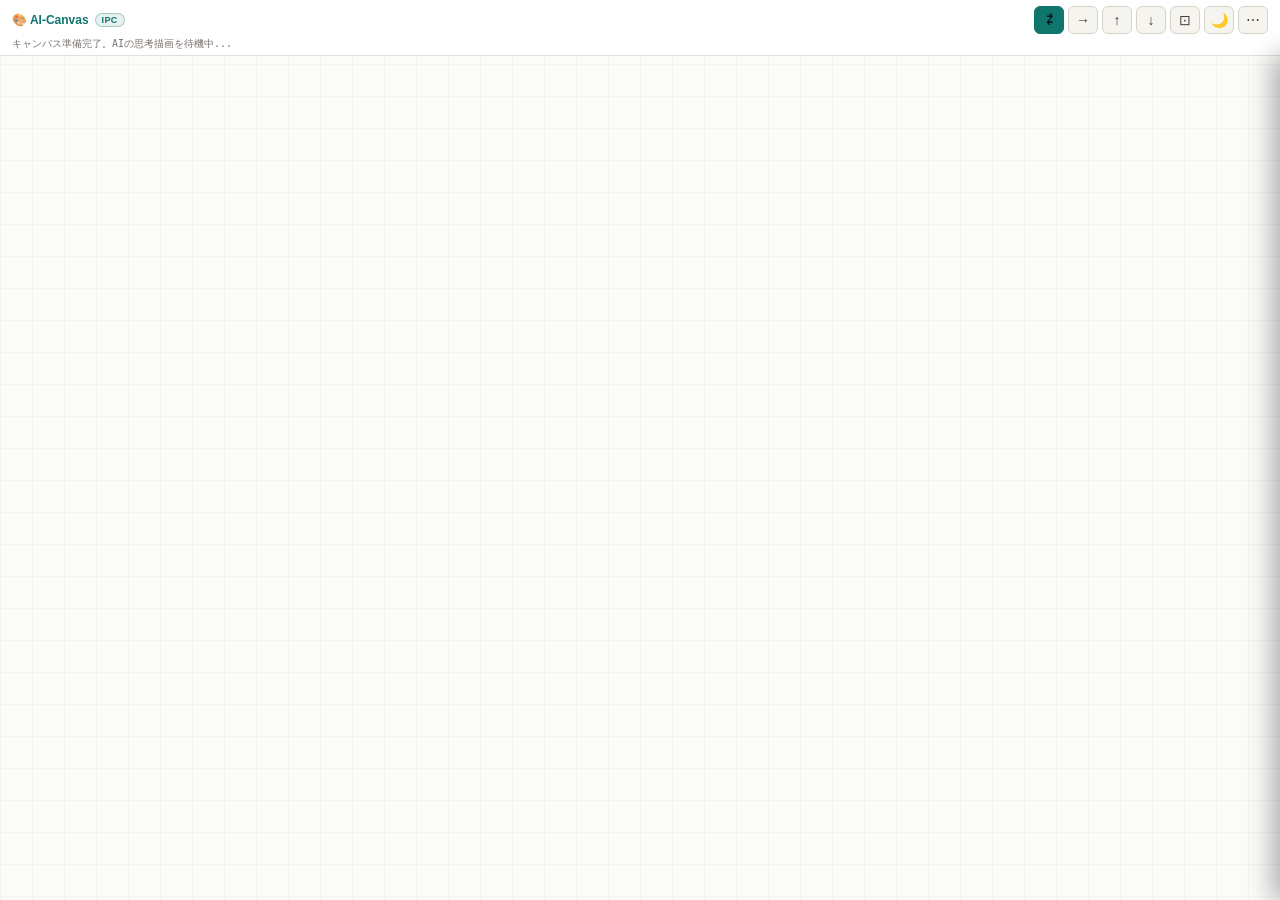
<file: index.export.html>
<!DOCTYPE html>
<html lang="ja">
<head>
  <meta charset="UTF-8">
  <title>AI-Canvas — Serverless Interactive Thinking Canvas</title>
  <!-- KaTeX (ローカル最優先 + CDNフォールバック) -->
  <link rel="stylesheet" href="./vendor/katex/katex.min.css" onerror="this.onerror=null;this.href='https://cdn.jsdelivr.net/npm/katex@0.16.11/dist/katex.min.css';" />
  <script src="./vendor/katex/katex.min.js" onerror="this.onerror=null;const s=document.createElement('script');s.src='https://cdn.jsdelivr.net/npm/katex@0.16.11/dist/katex.min.js';document.head.appendChild(s);"></script>
  <style>
:root{--bg-body:#0b0f19;--grid-stroke:rgba(255, 255, 255, 0.04);--header-bg:rgba(15, 23, 42, 0.88);--header-border:#334155;--brand-color:#38bdf8;--badge-bg:rgba(56, 189, 248, 0.15);--badge-border:rgba(56, 189, 248, 0.3);--badge-color:#38bdf8;--btn-bg:#1e293b;--btn-color:#cbd5e1;--btn-border:#475569;--btn-hover-bg:#334155;--btn-hover-color:#f8fafc;--btn-hover-border:#38bdf8;--log-color:#94a3b8;--edge-stroke:#64748b;--edge-label:#94a3b8;--arrow-fill:#38bdf8;--hit-box-fill:#0f172a;--card-bg:#1e293b;--card-border:#334155;--card-text:#f8fafc;--card-sub:#94a3b8;--math-bg:#1e293b;--math-border:#10b981;--math-label:#10b981;--math-text:#f8fafc;--text-node-bg:rgba(30,41,59,0.85);--text-node-border:#475569;--text-node-title:#f8fafc;--text-node-body:#cbd5e1;--svg-node-bg:rgba(15,23,42,0.7);--svg-node-border:#f59e0b;--svg-node-title:#f59e0b;--table-bg:rgba(15,23,42,0.92);--table-th-bg:rgba(51,65,85,0.6);--table-th-border:#475569;--table-th-color:#f8fafc;--table-td-border:rgba(255,255,255,0.07);--table-td-color:#cbd5e1;--table-td-first:#93c5fd;--group-bg:rgba(15,23,42,0.45);--group-border:#38bdf8;--header-h:56px}body.theme-natural{--bg-body:#fbfbfa;--grid-stroke:rgba(60, 50, 40, 0.08);--header-bg:rgba(255, 255, 255, 0.94);--header-border:#e2e0d8;--brand-color:#0f766e;--badge-bg:rgba(15, 118, 110, 0.1);--badge-border:rgba(15, 118, 110, 0.3);--badge-color:#0f766e;--btn-bg:#f5f4ef;--btn-color:#44403c;--btn-border:#d6d3c7;--btn-hover-bg:#e7e5dc;--btn-hover-color:#1c1917;--btn-hover-border:#0f766e;--log-color:#78716c;--edge-stroke:#78716c;--edge-label:#57534e;--arrow-fill:#44403c;--hit-box-fill:#ffffff;--card-bg:#ffffff;--card-border:#dcd9ce;--card-text:#1c1917;--card-sub:#78716c;--math-bg:#f0fdf4;--math-border:#059669;--math-label:#047857;--math-text:#064e3b;--text-node-bg:#ffffff;--text-node-border:#d6d3c7;--text-node-title:#1c1917;--text-node-body:#44403c;--svg-node-bg:#fffbeb;--svg-node-border:#d97706;--svg-node-title:#b45309;--table-bg:#ffffff;--table-th-bg:#f5f4ef;--table-th-border:#d6d3c7;--table-th-color:#1c1917;--table-td-border:rgba(0,0,0,0.06);--table-td-color:#44403c;--table-td-first:#0f766e;--group-bg:rgba(245, 244, 239, 0.65);--group-border:#78716c}*{box-sizing:border-box;margin:0;padding:0;user-select:none}button,input,select,textarea{font-family:inherit}body,html{width:100%;height:100%;overflow:hidden;font-family:-apple-system,BlinkMacSystemFont,"Segoe UI","Hiragino Sans","Hiragino Kaku Gothic ProN","Yu Gothic UI","Yu Gothic",Meiryo,sans-serif;background:var(--bg-body);color:var(--card-text);transition:background .25s,color .25s}#header{position:absolute;top:0;left:0;right:0;height:var(--header-h);background:var(--header-bg);backdrop-filter:blur(10px);border-bottom:1px solid var(--header-border);display:flex;flex-direction:column;justify-content:center;padding:4px 12px 2px;z-index:1000;transition:.25s;gap:2px}.header-row{display:flex;align-items:center;width:100%;min-height:0}.header-main{justify-content:space-between;gap:8px}.header-log{height:16px}.brand{font-size:12px;font-weight:700;color:var(--brand-color);display:flex;align-items:center;gap:6px;flex-shrink:0}.badge{font-size:9px;font-weight:600;padding:1px 6px;border-radius:999px;letter-spacing:.04em}.badge-ipc{background:var(--badge-bg);color:var(--badge-color);border:1px solid var(--badge-border)}.toolbar-primary{display:flex;align-items:center;gap:4px;flex-wrap:wrap;justify-content:flex-end}.btn-group{display:flex;gap:4px;align-items:center}.btn{background:var(--btn-bg);color:var(--btn-color);border:1px solid var(--btn-border);padding:4px 10px;border-radius:6px;font-size:11px;font-weight:600;cursor:pointer;transition:.2s}.btn:hover{background:var(--btn-hover-bg);color:var(--btn-hover-color);border-color:var(--btn-hover-border)}.btn-icon{background:var(--btn-bg);color:var(--btn-color);border:1px solid var(--btn-border);width:30px;height:28px;padding:0;border-radius:6px;font-size:14px;line-height:1;cursor:pointer;transition:.2s;display:inline-flex;align-items:center;justify-content:center}.btn-icon:hover{background:var(--btn-hover-bg);color:var(--btn-hover-color);border-color:var(--btn-hover-border)}.layout-dir-btn.active{background:var(--brand-color,#38bdf8);color:#0b1220;border-color:var(--brand-color,#38bdf8);font-weight:700}.menu-wrap{position:relative}.header-menu{position:absolute;right:0;top:calc(100% + 4px);min-width:168px;background:var(--header-bg);border:1px solid var(--header-border);border-radius:8px;box-shadow:0 8px 24px rgba(0,0,0,.35);padding:4px;z-index:1100}.header-menu.hidden{display:none}.header-menu .menu-item{display:block;width:100%;text-align:left;background:0 0;border:none;color:var(--btn-color);font-size:11px;font-weight:600;padding:8px 10px;border-radius:6px;cursor:pointer}.header-menu .menu-item:hover{background:var(--btn-hover-bg);color:var(--btn-hover-color)}#log-bar{font-size:10px;color:var(--log-color);font-family:monospace;white-space:nowrap;overflow:hidden;text-overflow:ellipsis;width:100%}#canvas{width:100%;height:100%;display:block}.grid-line{stroke:var(--grid-stroke);stroke-width:1}.canvas-obj{cursor:grab;touch-action:none;user-select:none}.canvas-obj:active{cursor:grabbing}.canvas-obj.dragging{filter:drop-shadow(0 14px 28px rgba(0,0,0,.75))}.edge-path{fill:none;stroke-linecap:round;stroke-width:2.2}.edge-path:not([stroke]){stroke:var(--edge-stroke)}.edge-label:not([fill]){fill:var(--edge-label)}.edge-label{font-size:11px;font-weight:600;text-anchor:middle;dominant-baseline:middle}foreignObject{pointer-events:none}.html-container{width:100%;height:100%;overflow:hidden}.canvas-obj.selected>rect:first-child{filter:drop-shadow(0 0 12px rgba(56, 189, 248, .95))!important;stroke:var(--brand-color)!important;stroke-width:2.5px!important}.canvas-obj[data-type=group].selected>rect:first-child{stroke-dasharray:8,4!important;stroke-width:2.8px!important;filter:drop-shadow(0 0 14px rgba(56, 189, 248, .9))!important}.edge-path.selected{stroke:var(--brand-color)!important;stroke-width:4.5px!important;filter:drop-shadow(0 0 10px rgba(56, 189, 248, .95))!important}.edge-label.selected{fill:var(--brand-color)!important;font-weight:800!important}#temp-edge{fill:none;stroke:var(--brand-color);stroke-width:2.5;stroke-dasharray:4,4;pointer-events:none;display:none}#detail-panel{position:absolute;top:var(--header-h);right:0;bottom:0;width:380px;max-width:90vw;background:var(--header-bg);backdrop-filter:blur(16px);border-left:1px solid var(--header-border);box-shadow:-8px 0 24px rgba(0,0,0,.3);transform:translateX(100%);transition:transform .28s cubic-bezier(.16, 1, .3, 1);display:flex;flex-direction:column;z-index:1050;color:var(--card-text);box-sizing:border-box}#detail-panel.open{transform:translateX(0)}.panel-header{padding:12px 16px;border-bottom:1px solid var(--header-border);display:flex;align-items:center;justify-content:space-between}.panel-badge{font-size:10px;font-weight:700;padding:2px 7px;border-radius:999px;text-transform:uppercase;background:var(--badge-bg);color:var(--badge-color);border:1px solid var(--badge-border)}.panel-close-btn{background:0 0;border:none;color:var(--log-color);font-size:15px;font-weight:700;cursor:pointer;padding:3px 7px;border-radius:4px;transition:.2s}.panel-close-btn:hover{background:rgba(255,255,255,.1);color:var(--card-text)}.panel-content{flex:1;overflow-y:auto;padding:16px 20px;font-size:13px;line-height:1.65}.panel-content h1{font-size:16px;font-weight:800;margin:8px 0 6px;color:var(--card-text);border-bottom:1px solid var(--header-border);padding-bottom:4px}.panel-content h2{font-size:14px;font-weight:700;margin:10px 0 4px;color:var(--card-text)}.panel-content p{margin:8px 0;color:var(--card-text)}.panel-content ul{margin:6px 0 10px 18px;padding:0;color:var(--card-text)}.panel-content li{margin-bottom:4px}.panel-content strong{color:var(--brand-color);font-weight:700}.panel-content .math-block{margin:12px 0;padding:10px 12px;background:var(--math-bg);border-radius:8px;border:1px solid var(--math-border);text-align:center;overflow-x:auto;max-width:100%}table.canvas-data-table{width:100%;border-collapse:collapse;font-size:11px;text-align:left}.panel-content table.canvas-data-table{margin:10px 0 14px}table.canvas-data-table td,table.canvas-data-table th{border:1px solid var(--table-td-border);padding:5px 8px;vertical-align:top}table.canvas-data-table th{background:var(--table-th-bg);color:var(--table-th-color);font-weight:700;border-color:var(--table-th-border)}table.canvas-data-table td{color:var(--table-td-color)}table.canvas-data-table tr.canvas-table-stripe td{background:rgba(255,255,255,.03)}body.theme-natural table.canvas-data-table tr.canvas-table-stripe td{background:rgba(0,0,0,.02)}table.canvas-data-table td.canvas-table-lead{color:var(--table-td-first);font-weight:600}.panel-conn-section{margin-top:18px;padding-top:12px;border-top:1px solid var(--header-border)}.panel-conn-section h2{font-size:12px;margin-bottom:8px}.panel-conn-section ul{list-style:none;margin:0;padding:0}.panel-conn-section li{margin-bottom:6px}.panel-conn-jump{background:0 0;border:1px solid var(--header-border);color:var(--brand-color);font-size:11px;padding:4px 8px;border-radius:6px;cursor:pointer;width:100%;text-align:left}.panel-conn-jump:hover{background:rgba(56,189,248,.08);border-color:var(--brand-color)}#help-overlay{position:fixed;inset:0;background:rgba(0,0,0,.55);z-index:2000;display:none;align-items:center;justify-content:center;padding:24px}#help-overlay.open{display:flex}#help-overlay .help-card{max-width:420px;background:var(--header-bg);border:1px solid var(--header-border);border-radius:12px;padding:20px 22px;font-size:13px;line-height:1.55;box-shadow:0 16px 48px rgba(0,0,0,.35)}#help-overlay h2{font-size:15px;margin-bottom:10px}#help-overlay kbd{font-family:monospace;font-size:11px;padding:2px 5px;border-radius:4px;background:var(--btn-bg);border:1px solid var(--btn-border)}.panel-footer{padding:10px 16px;border-top:1px solid var(--header-border);font-size:11px;color:var(--log-color);background:rgba(0,0,0,.04);display:flex;justify-content:space-between;align-items:center}#app-container{display:flex;width:100vw;height:100vh;overflow:hidden;background:var(--bg-body);position:relative}#canvas-pane{flex:1;height:100%;position:relative;overflow:hidden}
  </style>
</head>
<body class="theme-natural">

  <div id="app-container">
    

    <!-- 🎨 キャンバスペイン -->
    <div id="canvas-pane">
      

      <div id="header">
        <div class="header-row header-main">
          <div class="brand">
            <span>🎨 AI-Canvas</span>
            <span class="badge badge-ipc" title="WebView2 IPC・ポートゼロ">IPC</span>
          </div>
          <div class="toolbar-primary">
            <button type="button" class="btn-icon layout-dir-btn active" data-dir="EDGE" title="エッジ重視整列 (交差最小化 ⇄)" aria-label="エッジ重視整列" onclick="Canvas.autoLayout('EDGE')">⇄</button>
            <button type="button" class="btn-icon layout-dir-btn" data-dir="LR" title="横に整列 (→)" aria-label="横に整列" onclick="Canvas.autoLayout('LR')">→</button>
            <button type="button" class="btn-icon layout-dir-btn" data-dir="BT" title="縦・下から上へ (↑)" aria-label="縦に整列（上向き）" onclick="Canvas.autoLayout('BT')">↑</button>
            <button type="button" class="btn-icon layout-dir-btn" data-dir="TB" title="縦・上から下へ (↓)" aria-label="縦に整列（下向き）" onclick="Canvas.autoLayout('TB')">↓</button>
            <button type="button" class="btn-icon" title="全体表示 (Fit)" aria-label="全体表示" onclick="Canvas.fitView()">⊡</button>
            <button type="button" class="btn-icon" id="theme-btn" title="Cool Cyber へ" aria-label="テーマ切替" onclick="Canvas.toggleTheme()">🌙</button>
            <div class="menu-wrap">
              <button type="button" class="btn-icon" title="その他" aria-label="その他メニュー" onclick="Canvas.toggleHeaderMenu()">⋯</button>
              <div id="header-menu" class="header-menu hidden">
                <button type="button" class="menu-item" onclick="Canvas.clear(); Canvas.toggleHeaderMenu(true)">🧹 リセット</button>
                <button type="button" class="menu-item" onclick="Canvas.exportHTML({ preservePositions: true }); Canvas.toggleHeaderMenu(true)">📌 現在の配置でHTML保存 (完全固定)</button>
                <button type="button" class="menu-item" onclick="Canvas.exportHTML({ preservePositions: false }); Canvas.toggleHeaderMenu(true)">🔄 自動整列モードでHTML保存 (動的)</button>
                <button type="button" class="menu-item" onclick="Canvas.exportJsonCanvas(); Canvas.toggleHeaderMenu(true)">🗂 JSON Canvas 書き出し</button>
                <button type="button" class="menu-item" id="menu-detail-only" onclick="Canvas.toggleDetailOnly()">📄 詳細: 常に開く</button>
              </div>
            </div>
          </div>
        </div>
        <div class="header-row header-log">
          <div id="log-bar">キャンバス準備完了。AIの思考描画を待機中...</div>
        </div>
      </div>

      <!-- 📄 詳細パネル (Side Slide-in Drawer) -->
      <div id="detail-panel">
        <div class="panel-header">
          <div style="display:flex; align-items:center; gap:8px;">
            <span id="panel-type-badge" class="panel-badge">CARD</span>
            <span id="panel-node-id" style="font-size:12px; font-family:monospace; color:var(--log-color);">#id</span>
          </div>
          <div style="display:flex; align-items:center; gap:2px;">
            
            <button class="panel-close-btn" onclick="Canvas.closeDetailPanel()" title="閉じる (Esc)">✕</button>
          </div>
        </div>
        <div id="panel-body" class="panel-content"></div>
        <div class="panel-footer">
          <span id="panel-connections">🔗 接続: なし</span>
          <span style="font-size:10px; opacity:0.7;">キー: [↑↓←→] 移動 / [Esc] 閉じる</span>
        </div>
      </div>

      <div id="help-overlay" role="dialog" aria-label="ショートカットヘルプ" onclick="if(event.target===this)Canvas.toggleHelp(false)">
        <div class="help-card" onclick="event.stopPropagation()">
          <h2>ショートカット</h2>
          <p><kbd>↑↓←→</kbd> 近傍ノードへフォーカス（詳細パネルが開いているときだけ内容も更新）</p>
          <p><kbd>Esc</kbd> 詳細パネルを閉じる（選択リングは維持）</p>
          <p><kbd>?</kbd> このヘルプの表示 / 閉じる</p>
          <p style="margin-top:12px;font-size:11px;color:var(--log-color);">ノードをクリックすると詳細パネルを開きます。</p>
          <button type="button" class="btn-icon" style="margin-top:14px;width:100%;" onclick="Canvas.toggleHelp(false)">閉じる</button>
        </div>
      </div>

      

      <svg id="canvas">
        <defs>
          <!-- グリッド -->
          <pattern id="grid" width="32" height="32" patternUnits="userSpaceOnUse">
            <path d="M 32 0 L 0 0 0 32" fill="none" class="grid-line" />
          </pattern>
          <!-- 矢印マーカー -->
          <marker id="arrow" viewBox="0 0 10 10" refX="8" refY="5" markerWidth="9" markerHeight="9" orient="auto-start-reverse">
            <path id="arrow-path" d="M 0 1.5 L 8 5 L 0 8.5 z" fill="var(--arrow-fill)" />
          </marker>
        </defs>

        <rect width="100%" height="100%" fill="url(#grid)" />

        <!-- レイヤー（SVG は後から来る兄弟が上に描画される → エッジをノードより手前に） -->
        <g id="objects-layer"></g>
        <path id="temp-edge" />
        <g id="edges-layer"></g>
      </svg>
    </div> <!-- /#canvas-pane -->
  </div> <!-- /#app-container -->

  <script type="text/plain" id="canvas-initial-dsl" data-encoding="base64"></script>

  <script>
function safeNum(a,d=0){const h=Number(a);return isFinite(h)?h:d}function safeFixed(a,d=1){const h=Number(a);return isFinite(h)?h.toFixed(d):"0.0"}function unescapeDetailMarkdown(a){if(!a)return"";const d=String(a);let h="",c=!1;for(let u=0;u<d.length;u++){const w=d[u];if(w==="$"){d[u+1]==="$"?(c=!c,h+="$$",u++):(c=!c,h+="$");continue}if(w==="\\"&&d[u+1]==="n"){const $=d[u+2];if(!c||$===void 0||!/[a-zA-Z]/.test($)){h+=`
`,u++;continue}}h+=w}return h}function sanitizeSvgMarkup(a){return a==null?"":String(a).replace(/<\s*script[\s\S]*?<\s*\/\s*script\s*>/gi,"").replace(/<\s*script\b[^>]*>/gi,"").replace(/<\s*foreignObject[\s\S]*?<\s*\/\s*foreignObject\s*>/gi,"").replace(/\son[a-z]+\s*=\s*("[^"]*"|'[^']*'|[^\s>]+)/gi,"").replace(/(href|xlink:href)\s*=\s*("|')?\s*(javascript|data):[^"'>\s]*/gi,"")}function escapeHtml(a){return String(a??"").replace(/&/g,"&amp;").replace(/</g,"&lt;").replace(/>/g,"&gt;").replace(/"/g,"&quot;")}function safeCssColor(a,d){const h=String(a||"").trim();return/^#[0-9A-Fa-f]{3,8}$/.test(h)||/^rgba?\(\s*[\d.,%\s]+\)$/.test(h)||/^var\(--[a-z0-9-]+\)$/.test(h)?h:d}function normalizeLatexForKatex(a){if(a==null)return"";let d=String(a).replace(/\u00a5/g,"\\").replace(/¥/g,"\\").trim(),h;do h=d,d=d.replace(/\\{2}(?=[a-zA-Z])/g,"\\");while(d!==h);return d}function jcHex16(a){let d=2166136261,h=2166136261;const c=String(a);for(let w=0;w<c.length;w++){const $=c.charCodeAt(w);d=Math.imul(d^$,16777619),h=Math.imul(h^$+7,16777619)}const u=w=>(w>>>0).toString(16).padStart(8,"0");return u(d)+u(h)}function jcMdTable(a,d){if(!a&&!d)return"";const h=[],c=String(a||"").split(",").map(u=>u.trim()).filter(Boolean);return c.length&&(h.push("| "+c.join(" | ")+" |"),h.push("| "+c.map(()=>"---").join(" | ")+" |")),String(d||"").split(";").forEach(u=>{u=u.trim(),u&&h.push("| "+u.split("|").map(w=>w.trim()).join(" | ")+" |")}),h.join(`
`)}function jcMdForObject(a){const d=a.data||{},h=a.type;if(h==="math"){const w=d.title||d.label||"",$=d.latex?`$$
${d.latex}
$$`:"";return(w?`**${w}**

${$}`:$).trim()}if(h==="svg")return d.svg_content||d.title||"";if(h==="table")return jcMdTable(d.headers||d.cols,d.rows)||d.title||"";if(h==="group")return d.title||"";const c=[];d.title&&c.push(`# ${d.title}`),d.sub&&c.push(`*${d.sub}*`);const u=d.content||d.text;return u&&c.push(u),d.detail&&c.push(d.detail),c.join(`

`).trim()}const CANVAS_SCHEMA_VERSION=1;function renderKatexInto(a,d,h){const c=normalizeLatexForKatex(d);if(!c)return;const u=()=>{if(!window.katex)return!1;try{return a.textContent="",katex.render(c,a,{displayMode:!!h,throwOnError:!1}),!0}catch{return a.textContent=c,!1}};if(!u()){let w=0;const $=setInterval(()=>{w+=1,(u()||w>30)&&clearInterval($)},100)}}const INLINE_MD_TOKEN=/(\$\$[\s\S]+?\$\$|\$(?:\\.|[^\$\\])+\$|\*\*[^*]+\*\*|`[^`]+`)/g;function renderInlineFormatting(a,d){if(!a)return;String(a).split(INLINE_MD_TOKEN).forEach(c=>{if(c)if(c.startsWith("$$")&&c.endsWith("$$")){const u=document.createElement("span");u.className="math-block",renderKatexInto(u,c.slice(2,-2),!0),d.appendChild(u)}else if(c.startsWith("$")&&c.endsWith("$")){const u=document.createElement("span");renderKatexInto(u,c.slice(1,-1),!1),d.appendChild(u)}else if(c.startsWith("**")&&c.endsWith("**")){const u=document.createElement("strong");renderInlineFormatting(c.slice(2,-2),u),d.appendChild(u)}else if(c.startsWith("`")&&c.endsWith("`")){const u=document.createElement("code");u.style.cssText="background:rgba(255,255,255,0.08); padding:2px 5px; border-radius:4px; font-size:11px; font-family:monospace;",u.textContent=c.slice(1,-1),d.appendChild(u)}else d.appendChild(document.createTextNode(c))})}const CanvasTable=(function(){function a(v){const E=String(v).trim();return E.length>0&&E.startsWith("|")&&E.endsWith("|")}function d(v){const E=String(v).trim();return a(E)?E.replace(/\|/g,"").replace(/[\s:\-]/g,"").length===0:!1}function h(v){return String(v).trim().slice(1,-1).split("|").map(A=>A.trim())}function c(v,E){const A=String(v||"").split(",").map(m=>m.trim()).filter(Boolean),B=String(E||"").split(";").map(m=>m.trim()).filter(Boolean).map(m=>m.split("|").map(W=>W.trim()));return{headers:A,rows:B}}function u(v){const E={headers:[],rows:[]};if(!v||!v.length)return E;let A=0;v.length>1&&d(v[1])&&(E.headers=h(v[0]),A=2);for(let B=A;B<v.length;B++)E.rows.push(h(v[B]));return E}function w(v){const E=Math.max(1,v.headers.length,v.rows[0]?v.rows[0].length:0),A=Math.max(1,v.rows.length),B=v.headers.length?1:0;return{w:Math.max(220,Math.min(560,E*115+24)),h:Math.max(90,36+(A+B)*28+16)}}function $(v,E,A){A?A(String(E??""),v):v.textContent=E==null?"":String(E)}function C(v,E,A){if(!v||!E)return null;A=A||{};const B=document.createElement("table");B.className=A.tableClass||"canvas-data-table";const m=A.richCells||null,W=A.stripe!==!1,it=!!A.firstColEmphasis;if(E.headers&&E.headers.length){const Z=document.createElement("thead"),tt=document.createElement("tr");E.headers.forEach(R=>{const z=document.createElement("th");$(z,R,m),tt.appendChild(z)}),Z.appendChild(tt),B.appendChild(Z)}if(E.rows&&E.rows.length){const Z=document.createElement("tbody");E.rows.forEach((tt,R)=>{const z=document.createElement("tr");W&&R%2===1&&z.classList.add("canvas-table-stripe"),tt.forEach((F,nt)=>{const K=document.createElement("td");it&&nt===0&&K.classList.add("canvas-table-lead"),$(K,F,m),z.appendChild(K)}),Z.appendChild(z)}),B.appendChild(Z)}return v.appendChild(B),B}return{isMarkdownRow:a,isMarkdownSeparator:d,parseNodeFields:c,parseMarkdownBlock:u,estimateSize:w,appendTable:C}})();function utf8FromBase64(a){const d=atob(a),h=new Uint8Array(d.length);for(let c=0;c<d.length;c++)h[c]=d.charCodeAt(c);return new TextDecoder("utf-8").decode(h)}function utf8ToBase64(a){const d=new TextEncoder().encode(String(a));let h="";return d.forEach(c=>{h+=String.fromCharCode(c)}),btoa(h)}function readEmbeddedDsl(){const a=document.getElementById("canvas-initial-dsl");if(!a)return"";const d=(a.textContent||"").trim();if(!d)return"";try{return a.getAttribute("data-encoding")==="base64"?utf8FromBase64(d):d}catch(h){return console.error("[readEmbeddedDsl]",h),""}}const Canvas=window.Canvas=(function(){const a=document.getElementById("canvas"),d=document.getElementById("objects-layer"),h=document.getElementById("edges-layer"),c=document.getElementById("log-bar"),u=new Map,w=[],$=new Map;function C(t){if(!t||typeof t!="object")return null;const r={},o=t.stroke||t.color;if(o&&/^#([0-9a-fA-F]{3}|[0-9a-fA-F]{6})$/.test(String(o).trim())&&(r.stroke=String(o).trim()),t.arrow_color&&/^#([0-9a-fA-F]{3}|[0-9a-fA-F]{6})$/.test(String(t.arrow_color).trim())&&(r.arrow_color=String(t.arrow_color).trim()),t.width!=null&&t.width!==""){const e=Number(t.width);isFinite(e)&&e>0&&e<=12&&(r.width=e)}if((t.style==="straight"||t.curve==="straight")&&(r.style="straight"),t.dash!=null&&String(t.dash).trim()){const e=String(t.dash).trim();r.dash=e==="dashed"||e==="true"?"5,4":e}return t.arrow==="double"?r.arrow="double":(t.arrow==="none"||t.arrow===!1||t.arrow==="false"||t.arrow==="0")&&(r.arrow="none"),Object.keys(r).length?r:null}function v(t){const r=t.edge_dash||t.dash||(t.edge_style==="dashed"||t.style==="dashed"?"5,4":void 0);return C({stroke:t.edge_color||t.edge_stroke,arrow_color:t.edge_arrow_color||t.arrow_color,width:t.edge_width,dash:r,arrow:t.edge_arrow})}function E(t){if(!t)return"url(#arrow)";const r="arrow_"+String(t).replace(/[^a-zA-Z0-9]/g,"_");if(!document.getElementById(r)){const o=a.querySelector("defs");if(o){const e=document.createElementNS("http://www.w3.org/2000/svg","marker");e.id=r,e.setAttribute("viewBox","0 0 10 10"),e.setAttribute("refX","8"),e.setAttribute("refY","5"),e.setAttribute("markerWidth","9"),e.setAttribute("markerHeight","9"),e.setAttribute("orient","auto-start-reverse");const n=document.createElementNS("http://www.w3.org/2000/svg","path");n.setAttribute("d","M 0 1.5 L 8 5 L 0 8.5 z"),n.setAttribute("fill",t),e.appendChild(n),o.appendChild(e)}}return`url(#${r})`}function A(t,r,o){if(!t)return;const e=o.style||{};e.stroke?(t.style.setProperty("stroke",e.stroke),r&&r.style.setProperty("fill",e.stroke)):(t.style.removeProperty("stroke"),r&&r.style.removeProperty("fill")),e.width!=null?t.style.setProperty("stroke-width",String(e.width)):t.style.removeProperty("stroke-width"),e.dash?t.style.setProperty("stroke-dasharray",e.dash):t.style.removeProperty("stroke-dasharray");const n=e.arrow_color||e.stroke||"";if(e.arrow==="none"||e.arrow===!1)t.removeAttribute("marker-end"),t.removeAttribute("marker-start");else if(e.arrow==="double"){const i=E(n);t.setAttribute("marker-end",i),t.setAttribute("marker-start",i)}else t.setAttribute("marker-end",E(n)),t.removeAttribute("marker-start")}function B(t,r){const o=`edge_${t.u}_${t.v}_${r}`,e=document.createElementNS("http://www.w3.org/2000/svg","g");e.id=o,e.classList.add("canvas-edge");const n=String(t.label||"").replace(/</g,"");e.innerHTML=`
            <path id="hit_${o}" class="edge-hitbox" d="" stroke="transparent" stroke-width="18" fill="none" style="pointer-events:stroke; cursor:pointer;" />
            <path id="path_${o}" class="edge-path" marker-end="url(#arrow)" style="cursor:pointer;" />
            <text id="lbl_${o}" class="edge-label" style="cursor:pointer;">${n}</text>
          `,h.appendChild(e),A(document.getElementById("path_"+o),document.getElementById("lbl_"+o),t);const i=document.getElementById("hit_"+o),l=document.getElementById("path_"+o),s=document.getElementById("lbl_"+o),f=p=>{p.stopPropagation(),K(r)};i&&i.addEventListener("click",f),l&&l.addEventListener("click",f),s&&s.addEventListener("click",f)}let m={x:0,y:0,w:window.innerWidth||1080,h:window.innerHeight||720};function W(){(!isFinite(m.x)||!isFinite(m.y)||!isFinite(m.w)||!isFinite(m.h)||m.w<=10||m.h<=10)&&(m={x:0,y:0,w:window.innerWidth||1080,h:window.innerHeight||720}),a.setAttribute("viewBox",`${m.x} ${m.y} ${m.w} ${m.h}`),typeof H<"u"&&H&&G(H),typeof z<"u"&&z!==null&&nt(z)}function it(){m.w=window.innerWidth||1080,m.h=window.innerHeight||720,W(),window.addEventListener("resize",()=>{m.w=window.innerWidth,m.h=window.innerHeight,W()}),a.addEventListener("wheel",n=>{n.preventDefault();const i=n.deltaY>0?1.08:.92,l=a.getBoundingClientRect(),s=n.clientX-l.left,f=n.clientY-l.top,p=m.x+s/l.width*m.w,g=m.y+f/l.height*m.h;m.w*=i,m.h*=i,m.x=p-s/l.width*m.w,m.y=g-f/l.height*m.h,W()},{passive:!1});let t=!1,r,o;a.addEventListener("pointerdown",n=>{(n.target.id==="canvas"||n.target.tagName==="rect"&&n.target.getAttribute("fill")==="url(#grid)")&&(t=!0,a.setPointerCapture(n.pointerId),r=n.clientX,o=n.clientY)}),a.addEventListener("pointermove",n=>{if(!t)return;const i=a.getBoundingClientRect(),l=i.width>0?i.width:window.innerWidth||1080,s=i.height>0?i.height:window.innerHeight||720,f=(n.clientX-r)*(m.w/l),p=(n.clientY-o)*(m.h/s);m.x-=f,m.y-=p,r=n.clientX,o=n.clientY,W()});function e(n){if(t){t=!1;try{a.releasePointerCapture(n.pointerId)}catch{}}}a.addEventListener("pointerup",e),a.addEventListener("pointercancel",e)}function Z(){const t=new Map;w.forEach((e,n)=>{const i=e.u<e.v?`${e.u}|${e.v}`:`${e.v}|${e.u}`;t.has(i)||t.set(i,[]),t.get(i).push(n)});const r=new Array(w.length).fill(0),o=16;return t.forEach(e=>{e.length<2||e.forEach((n,i)=>{r[n]=(i-(e.length-1)/2)*o})}),r}function tt(t,r,o,e,n,i,l,s,f,p){const g=safeNum(f,0),x=safeNum(t,0),b=safeNum(r,0),_=Math.max(20,safeNum(o,180)),I=Math.max(20,safeNum(e,80)),L=safeNum(n,0),N=safeNum(i,0),y=Math.max(20,safeNum(l,180)),k=Math.max(20,safeNum(s,80)),M=x+_/2,j=b+I/2,X=L+y/2,S=N+k/2,O=X-M,U=S-j,V=Math.abs(O)>=Math.abs(U);let T=[x+_,j],D=[L,S],J=[T[0]+30,T[1]],Q=[D[0]-30,D[1]];if(V)if(O>=0){T=[x+_,j],D=[L,S];const q=Math.max(30,Math.abs(O)*.45);J=[T[0]+q,T[1]],Q=[D[0]-q,D[1]]}else{T=[x,j],D=[L+y,S];const q=Math.max(30,Math.abs(O)*.45);J=[T[0]-q,T[1]],Q=[D[0]+q,D[1]]}else if(U>=0){T=[M,b+I],D=[X,N];const q=Math.max(30,Math.abs(U)*.45);J=[T[0],T[1]+q],Q=[D[0],D[1]-q]}else{T=[M,b],D=[X,N+k];const q=Math.max(30,Math.abs(U)*.45);J=[T[0],T[1]-q],Q=[D[0],D[1]+q]}return V?(J[1]+=g,Q[1]+=g):(J[0]+=g,Q[0]+=g),p&&(p.style==="straight"||p.curve==="straight")?{d:`M ${safeFixed(T[0])} ${safeFixed(T[1])} L ${safeFixed(D[0])} ${safeFixed(D[1])}`,mx:(safeNum(T[0])+safeNum(D[0]))/2+(V?0:g),my:(safeNum(T[1])+safeNum(D[1]))/2+(V?g:0)-10}:{d:`M ${safeFixed(T[0])} ${safeFixed(T[1])} C ${safeFixed(J[0])} ${safeFixed(J[1])}, ${safeFixed(Q[0])} ${safeFixed(Q[1])}, ${safeFixed(D[0])} ${safeFixed(D[1])}`,mx:(safeNum(T[0])+safeNum(D[0]))/2+(V?0:g),my:(safeNum(T[1])+safeNum(D[1]))/2+(V?g:0)-10}}function R(){const t=Z();w.forEach((r,o)=>{const e=u.get(r.u),n=u.get(r.v);if(!e||!n)return;const i=`edge_${r.u}_${r.v}_${o}`,l=document.getElementById("path_"+i),s=document.getElementById("lbl_"+i);if(!l)return;const f=tt(e.x,e.y,e.w,e.h,n.x,n.y,n.w,n.h,t[o],r.style),p=document.getElementById("hit_"+i);p&&p.setAttribute("d",f.d),l.setAttribute("d",f.d),A(l,s,r),s&&(s.setAttribute("x",f.mx),s.setAttribute("y",f.my))}),z!==null&&nt(z)}let z=null,F=!1;function nt(t){const r=document.getElementById("edge-quick-toolbar");if(!r)return;if(t==null||t<0||t>=w.length){r.classList.remove("open");return}const o=w[t],e=u.get(o.u),n=u.get(o.v);if(!e||!n){r.classList.remove("open");return}const i=tt(e.x,e.y,e.w,e.h,n.x,n.y,n.w,n.h,Z()[t]),l=a.getBoundingClientRect(),s=(i.mx-m.x)/m.w*l.width,f=(i.my-m.y)/m.h*l.height;r.style.left=Math.round(s)+"px",r.style.top=Math.round(f)+"px",r.classList.add("open")}function K(t){if(t!==null&&H){const i=document.getElementById("obj_"+H);i&&i.classList.remove("selected"),H=null,window.selectedNodeId=null,G(null)}if(z!==null){const i=document.querySelector(".edge-path.selected");i&&i.classList.remove("selected");const l=document.querySelector(".edge-label.selected");l&&l.classList.remove("selected")}if(t===null||t<0||t>=w.length){z=null,window.selectedEdgeIdx=null,window.selectedEdge=null,nt(null);return}z=t,window.selectedEdgeIdx=t;const r=w[t];window.selectedEdge={u:r.u,v:r.v,idx:t,label:r.label,style:r.style};const o=`edge_${r.u}_${r.v}_${t}`,e=document.getElementById("path_"+o),n=document.getElementById("lbl_"+o);e&&e.classList.add("selected"),n&&n.classList.add("selected"),c.innerText=`[\u30A8\u30C3\u30B8\u9078\u629E \u{1F517}] ${r.u} \u2794 ${r.v}${r.label?" : "+r.label:""}`,nt(t),window.EditorApp&&window.EditorApp.highlightEdgeLine&&window.EditorApp.highlightEdgeLine(r.u,r.v,t)}function ot(){u.forEach(t=>{if(t.type!=="group"||!t.data||!t.data.contains)return;const r=String(t.data.contains).split(/[\s,]+/).map(g=>g.trim()).filter(Boolean);if(r.length===0)return;let o=1/0,e=1/0,n=-1/0,i=-1/0,l=0;if(r.forEach(g=>{const x=u.get(g);if(!x)return;const b=safeNum(x.x,0),_=safeNum(x.y,0),I=Math.max(20,safeNum(x.w,180)),L=Math.max(20,safeNum(x.h,80));o=Math.min(o,b),e=Math.min(e,_),n=Math.max(n,b+I),i=Math.max(i,_+L),l++}),l===0||!isFinite(o)||!isFinite(n))return;const s=28,f=38;t.x=o-s,t.y=e-f,t.w=n-o+s*2,t.h=i-e+s+f,t.data&&(t.data.x=t.x,t.data.y=t.y,t.data.w=t.w,t.data.h=t.h);const p=document.getElementById("obj_"+t.id);if(p){p.setAttribute("transform",`translate(${t.x}, ${t.y})`);const g=p.querySelector("rect");g&&(g.setAttribute("width",t.w),g.setAttribute("height",t.h));const x=p.querySelector(".group-sub");x&&x.setAttribute("y",t.h-12)}})}let H=null;function dt(t,r){if(!t)return;const o=t.split(`
`);let e=null;for(let n=0;n<o.length;n++){const i=o[n].trim();if(!i){e=null;continue}if(CanvasTable.isMarkdownRow(i)){e=null;const s=[];for(;n<o.length&&CanvasTable.isMarkdownRow(o[n].trim());)s.push(o[n].trim()),n++;n--,CanvasTable.appendTable(r,CanvasTable.parseMarkdownBlock(s),{richCells:renderInlineFormatting});continue}if(i.startsWith("# ")){e=null;const s=document.createElement("h1");renderInlineFormatting(i.slice(2).trim(),s),r.appendChild(s);continue}if(i.startsWith("## ")){e=null;const s=document.createElement("h2");renderInlineFormatting(i.slice(3).trim(),s),r.appendChild(s);continue}if(i.startsWith("- ")||i.startsWith("* ")){e||(e=document.createElement("ul"),r.appendChild(e));const s=document.createElement("li");renderInlineFormatting(i.slice(2).trim(),s),e.appendChild(s);continue}if(e=null,i.startsWith("$$")&&i.endsWith("$$")&&i.length>4){const s=document.createElement("div");s.className="math-block",renderKatexInto(s,i.slice(2,-2),!0),r.appendChild(s);continue}if(i.startsWith("<svg")&&i.endsWith("</svg>")){const s=document.createElement("div");s.style.cssText="margin:12px 0; text-align:center; overflow-x:auto;",s.innerHTML=sanitizeSvgMarkup(i),r.appendChild(s);continue}const l=document.createElement("p");renderInlineFormatting(i,l),r.appendChild(l)}}function ut(){const t=document.getElementById("detail-panel");return!!(t&&t.classList.contains("open"))}function st(t){const r=document.getElementById("panel-connections");if(!r||!t)return;const o=w.filter(n=>n.v===t).length,e=w.filter(n=>n.u===t).length;r.textContent=`\u{1F517} \u63A5\u7D9A: \u2190 \u5165\u529B ${o}\u4EF6 / \u51FA\u529B \u2192 ${e}\u4EF6`}function ht(t,r){const o=w.filter(f=>f.v===t),e=w.filter(f=>f.u===t);if(!o.length&&!e.length)return;const n=document.createElement("div");n.className="panel-conn-section";const i=document.createElement("h2");i.textContent="\u63A5\u7D9A\u4E00\u89A7",n.appendChild(i);const l=document.createElement("ul"),s=(f,p,g)=>{const x=document.createElement("li"),b=document.createElement("button");b.type="button",b.className="panel-conn-jump";const _=f==="in"?"\u2190":"\u2192",I=g?` \u300C${g}\u300D`:"";b.textContent=`${_} ${p}${I}`,b.addEventListener("click",L=>{L.stopPropagation(),rt(p,{openDetail:!0})}),x.appendChild(b),l.appendChild(x)};o.forEach(f=>s("in",f.u,f.label)),e.forEach(f=>s("out",f.v,f.label)),n.appendChild(l),r.appendChild(n)}function G(t){const r=document.getElementById("quick-toolbar"),o=document.getElementById("group-quick-toolbar");if(!t||!u.has(t)){r&&r.classList.remove("open"),o&&o.classList.remove("open");return}const e=u.get(t),n=a.getBoundingClientRect();if(e.type==="group"){if(r&&r.classList.remove("open"),!o)return;const i=(e.x+130-m.x)/m.w*n.width,l=(e.y+10-m.y)/m.h*n.height;o.style.left=Math.round(i)+"px",o.style.top=Math.round(l)+"px",o.classList.add("open")}else{if(o&&o.classList.remove("open"),!r)return;const i=(e.x+e.w/2-m.x)/m.w*n.width,l=(e.y-m.y)/m.h*n.height;r.style.left=Math.round(i)+"px",r.style.top=Math.round(l)+"px",r.classList.add("open")}}function rt(t,r){const o=!r||r.openDetail!==!1;if(H){const g=document.getElementById("obj_"+H);g&&g.classList.remove("selected")}if(!t||!u.has(t)){H=null,window.selectedNodeId=null,et({clearSelection:!0}),G(null);return}const e=u.get(t);K(null),H=t,window.selectedNodeId=t;const n=document.getElementById("obj_"+t);if(n&&n.classList.add("selected"),e.type==="group"){et({clearSelection:!1}),G(t);const g=e.data&&e.data.contains?String(e.data.contains).split(/[\s,]+/).filter(Boolean).length:0;c.innerText=`[\u9078\u629E \u{1F532}] \u30B0\u30EB\u30FC\u30D7 '${t}' (\u6240\u5C5E\u30CE\u30FC\u30C9: ${g}\u4EF6)`,window.EditorApp&&window.EditorApp.highlightNodeLine&&window.EditorApp.highlightNodeLine(t);return}if(st(t),!o){c.innerText=`[\u30D5\u30A9\u30FC\u30AB\u30B9] \u30CE\u30FC\u30C9 '${t}'`;return}const i=!!(e.data&&(e.data.detail||e.data.content||e.type==="table"&&(e.data.headers||e.data.rows)||e.type==="math"&&e.data.latex||e.type==="svg"&&e.data.svg_content));if(F&&!i){et({clearSelection:!1}),st(t),G(t),c.innerText=`[\u30D5\u30A9\u30FC\u30AB\u30B9] \u30CE\u30FC\u30C9 '${t}'\uFF08\u8A73\u7D30\u30C7\u30FC\u30BF\u306A\u3057 \u2192 \u8A73\u7D30\u30D1\u30CD\u30EB\u975E\u8868\u793A\uFF09`;return}const l=document.getElementById("detail-panel"),s=document.getElementById("panel-type-badge"),f=document.getElementById("panel-node-id"),p=document.getElementById("panel-body");if(l&&p){s&&(s.textContent=e.type.toUpperCase()),f&&(f.textContent="#"+e.id),p.innerHTML="";const g=e.data||{};if(g.detail)dt(unescapeDetailMarkdown(g.detail),p);else{const x=document.createElement("h1");if(x.textContent=g.title||e.id,p.appendChild(x),g.sub){const b=document.createElement("p");b.style.cssText="color:var(--card-sub); font-size:12px; margin-top:-2px;",b.textContent=g.sub,p.appendChild(b)}if(g.content){const b=document.createElement("p");b.textContent=g.content,p.appendChild(b)}}if(e.type==="math"&&g.latex){const x=document.createElement("div");x.className="math-block",renderKatexInto(x,g.latex,!0),p.appendChild(x)}if(e.type==="svg"&&g.svg_content){const x=document.createElement("div");x.style.cssText="margin:12px 0; text-align:center;",x.innerHTML=sanitizeSvgMarkup(g.svg_content),p.appendChild(x)}if(e.type==="table"&&(g.headers||g.rows)&&CanvasTable.appendTable(p,CanvasTable.parseNodeFields(g.headers||g.cols,g.rows),{firstColEmphasis:!0}),!g.detail){const x=document.createElement("div");x.style.cssText="margin-top:16px; padding:8px 10px; background:rgba(255,255,255,0.03); border-radius:6px; font-size:11px; color:var(--log-color); border-left:2px solid var(--brand-color);",x.innerHTML='\u{1F4A1} <strong>\u30D2\u30F3\u30C8:</strong> DSL\u306B <code>detail="..."</code> \u3092\u8A18\u8FF0\u3059\u308B\u3068\u3001Markdown\u30FB\u6570\u5F0F\u30FBSVG\u306B\u3088\u308B\u5C02\u7528\u89E3\u8AAC\u3092\u5C55\u958B\u3067\u304D\u307E\u3059\u3002',p.appendChild(x)}ht(t,p),l.classList.add("open")}G(t),c.innerText=`[\u9078\u629E] \u30CE\u30FC\u30C9 '${t}' \u3092\u9078\u629E\u3057\u307E\u3057\u305F (\u8A73\u7D30\u30D1\u30CD\u30EB\u8868\u793A)`}function et(t){const r=t&&t.clearSelection,o=document.getElementById("detail-panel");if(o&&o.classList.remove("open"),r&&H){const e=document.getElementById("obj_"+H);e&&e.classList.remove("selected"),H=null;const n=document.getElementById("panel-connections");n&&(n.textContent="\u{1F517} \u63A5\u7D9A: \u306A\u3057")}G(null)}a.addEventListener("click",t=>{(t.target.id==="canvas"||t.target.tagName==="rect"&&t.target.getAttribute("fill")==="url(#grid)")&&(et({clearSelection:!0}),K(null),G(null))}),window.addEventListener("keydown",t=>{const r=document.activeElement?document.activeElement.tagName.toLowerCase():"";if(r==="input"||r==="textarea")return;if(t.key==="Escape"){et(),Canvas.toggleHelp(!1);return}if(t.key==="?"&&!t.ctrlKey&&!t.metaKey&&!t.altKey){t.preventDefault(),Canvas.toggleHelp();return}const e={openDetail:ut()||F},i={ArrowRight:"R",ArrowLeft:"L",ArrowDown:"D",ArrowUp:"U"}[t.key];if(!i)return;const l=Array.from(u.values()).filter(b=>b.type!=="group");if(l.length===0)return;if(t.preventDefault(),!H||!u.has(H)){l.sort((b,_)=>b.x+b.y-(_.x+_.y)),rt(l[0].id,e);return}const s=u.get(H),f=s.x+s.w/2,p=s.y+s.h/2;let g=null,x=1/0;l.forEach(b=>{if(b.id===s.id)return;const _=b.x+b.w/2,I=b.y+b.h/2,L=_-f,N=I-p;let y=!1,k=0,M=0;if(i==="R"?(y=L>10&&Math.abs(N)<=L*1.5,k=L,M=Math.abs(N)):i==="L"?(y=L<-10&&Math.abs(N)<=-L*1.5,k=-L,M=Math.abs(N)):i==="D"?(y=N>10&&Math.abs(L)<=N*1.5,k=N,M=Math.abs(L)):i==="U"&&(y=N<-10&&Math.abs(L)<=-N*1.5,k=-N,M=Math.abs(L)),y){const j=k+M*1.2;j<x&&(x=j,g=b)}}),g||l.forEach(b=>{if(b.id===s.id)return;const _=b.x+b.w/2,I=b.y+b.h/2,L=_-f,N=I-p;let y=!1;if(i==="R"&&L>10&&(y=!0),i==="L"&&L<-10&&(y=!0),i==="D"&&N>10&&(y=!0),i==="U"&&N<-10&&(y=!0),y){const k=Math.hypot(L,N);k<x&&(x=k,g=b)}}),g&&rt(g.id,e)});let P=null;window.addEventListener("pointermove",t=>{if(Y){const b=at(t.clientX,t.clientY),_=document.getElementById("temp-edge");_&&_.setAttribute("d",`M ${Y.fromX} ${Y.fromY} L ${b.x} ${b.y}`);return}if(!P||(Math.hypot(t.clientX-P.startX,t.clientY-P.startY)>5&&(P.moved=!0),!P.moved))return;const o=a.getBoundingClientRect(),e=o.width>0?o.width:window.innerWidth||1080,n=o.height>0?o.height:window.innerHeight||720;let i=m.w/e,l=m.h/n;(!isFinite(i)||i<=0)&&(i=1),(!isFinite(l)||l<=0)&&(l=1);const s=u.get(P.id);if(!s)return;const f=P.initX+(t.clientX-P.startX)*i,p=P.initY+(t.clientY-P.startY)*l,g=f-s.x,x=p-s.y;s.x=f,s.y=p,s.data&&(s.data.x=s.x,s.data.y=s.y),P.el.setAttribute("transform",`translate(${s.x}, ${s.y})`),s.type==="group"&&s.data&&s.data.contains&&String(s.data.contains).split(/[\s,]+/).map(_=>_.trim()).filter(Boolean).forEach(_=>{const I=u.get(_);if(!I)return;I.x+=g,I.y+=x,I.data&&(I.data.x=I.x,I.data.y=I.y);const L=document.getElementById("obj_"+_);L&&L.setAttribute("transform",`translate(${I.x}, ${I.y})`)}),R(),ot(),H===P.id&&G(P.id)});function at(t,r){const o=a.getBoundingClientRect(),e=m.w/(o.width||1),n=m.h/(o.height||1);return{x:m.x+(t-o.left)*e,y:m.y+(r-o.top)*n}}let Y=null;function lt(t){if(Y){const i=at(t.clientX,t.clientY),l=document.getElementById("temp-edge");l&&(l.style.display="none");let s=null;if(u.forEach((f,p)=>{p===Y.fromId||f.type==="group"||i.x>=f.x&&i.x<=f.x+f.w&&i.y>=f.y&&i.y<=f.y+f.h&&(s=p)}),s){const f=Y.fromId;c.innerText=`[\u7D50\u7DDA\u5B8C\u4E86 \u{1F517}] ${f} \u2794 ${s}`,window.EditorApp&&window.EditorApp.appendEdgeLine&&window.EditorApp.appendEdgeLine(f,s)}else c.innerText="[\u7D50\u7DDA\u30AD\u30E3\u30F3\u30BB\u30EB] \u63A5\u7D9A\u5148\u30CE\u30FC\u30C9\u4E0A\u3067\u96E2\u3057\u3066\u304F\u3060\u3055\u3044";Y=null;return}if(!P)return;const r=P.id,o=P.el,e=P.moved;if(o.classList.remove("dragging"),P=null,!e){rt(r,{openDetail:!0});return}const n=u.get(r);n&&(n.manualPos=!0,n.type==="group"&&n.data&&n.data.contains&&String(n.data.contains).split(/[\s,]+/).map(l=>l.trim()).filter(Boolean).forEach(l=>{const s=u.get(l);s&&(s.manualPos=!0)}),ot(),H===r&&G(r),c.innerText=`[\u64CD\u4F5C] ${n.type} '${r}' \u3092 (${Math.round(n.x)}, ${Math.round(n.y)}) \u3078\u79FB\u52D5`,window.pywebview&&window.pywebview.api&&window.pywebview.api.sync_canvas_state&&window.pywebview.api.sync_canvas_state(r,n.type,n.x,n.y,Canvas.getFullState()).then(()=>{c.innerText="[\u540C\u671F\u5B8C\u4E86] AI\u3068\u30D5\u30A1\u30A4\u30EB(canvas_state.json)\u3078\u5B8C\u5168\u4FDD\u5B58\u3057\u307E\u3057\u305F\uFF01"}).catch(i=>{console.error(i)}))}window.addEventListener("pointerup",lt),window.addEventListener("pointercancel",lt);function ft(t,r){t.addEventListener("pointerdown",o=>{if(o.button!==0)return;o.preventDefault(),o.stopPropagation();const e=u.get(r);if(e){if(o.shiftKey){Y={fromId:r,fromX:e.x+e.w/2,fromY:e.y+e.h/2};const n=document.getElementById("temp-edge");n&&(n.style.display="block",n.setAttribute("d",`M ${Y.fromX} ${Y.fromY} L ${Y.fromX} ${Y.fromY}`)),c.innerText="[\u7D50\u7DDA\u958B\u59CB \u{1F517}] [Shift] \u3092\u62BC\u3057\u306A\u304C\u3089\u63A5\u7D9A\u5148\u30CE\u30FC\u30C9\u3078\u30C9\u30E9\u30C3\u30B0\u3057\u3066\u96E2\u3057\u3066\u304F\u3060\u3055\u3044";return}t.classList.add("dragging"),P={id:r,el:t,startX:o.clientX,startY:o.clientY,initX:e.x,initY:e.y,moved:!1}}})}function pt(t){return'<script type="text/plain" id="canvas-initial-dsl" data-encoding="base64">'+utf8ToBase64(String(t))+"<\/script>"}function ct(t,r){const o=pt(r),e=/<script\s+[^>]*id="canvas-initial-dsl"[^>]*>[\s\S]*?<\/script>/i;return e.test(t)?t.replace(e,o):t}function gt(t){if(!t||!t.querySelector)return;["#editor-pane","#splitter","#open-editor-btn","#slash-menu","#group-picker-overlay"].forEach(l=>{const s=t.querySelector(l);s&&s.remove()});const r=t.querySelector("#objects-layer"),o=t.querySelector("#edges-layer");r&&(r.innerHTML=""),o&&(o.innerHTML="");const e=t.querySelector("#detail-panel");if(e){e.classList.remove("open");const l=t.querySelector("#panel-body");l&&(l.innerHTML="")}const n=t.querySelector("#help-overlay");n&&n.classList.remove("open");const i=t.querySelector("#log-bar");i&&(i.textContent="\u5358\u4F53\u30B9\u30CA\u30C3\u30D7\u30B7\u30E7\u30C3\u30C8\uFF08\u8D77\u52D5\u6642\u306B DSL \u304B\u3089\u5FA9\u5143\uFF09")}async function mt(){for(const t of["index.export.html","index.html"])try{const r=await fetch(t,{cache:"no-store"});if(!r.ok)continue;const o=await r.text();if(o&&o.trim())return t==="index.html"&&console.warn("[export] index.export.html \u304C\u8AAD\u3081\u307E\u305B\u3093\u3067\u3057\u305F\u3002 canvas_cli.py build-export \u3092\u5B9F\u884C\u3057\u3066\u304F\u3060\u3055\u3044\u3002"),o}catch{}return null}async function wt(t){let r=null;const o=window.pywebview&&window.pywebview.api;if(o&&typeof o.get_export_shell=="function")try{const n=await o.get_export_shell();n&&String(n).trim()&&(r=String(n))}catch(n){console.warn("[export] get_export_shell",n)}if(r||(r=await mt()),r)return/^\s*<!DOCTYPE/i.test(r)||(r=`<!DOCTYPE html>
`+r),ct(r,t);const e=document.documentElement.cloneNode(!0);return gt(e),console.warn("[export] \u30B7\u30A7\u30EB\u672A\u53D6\u5F97\u306E\u305F\u3081 DOM \u30AF\u30ED\u30FC\u30F3\u3092\u4F7F\u7528\u3057\u307E\u3059\uFF08\u30B5\u30A4\u30BA\u304C\u5927\u304D\u304F\u306A\u308A\u307E\u3059\uFF09"),ct(`<!DOCTYPE html>
`+e.outerHTML,t)}return{registerComponent:function(t,r){$.set(t,r)},getNodeList:function(){const t=[];return u.forEach((r,o)=>{if(r.type!=="group"){const e=r.data||{},n=e.title||e.name||e.label||e.expr||o,i=e.color||e.border||(r.type==="math"?"#10b981":r.type==="table"?"#6366f1":"#38bdf8");t.push({id:o,title:n,color:i})}}),t},layoutDirection:"LR",getFullState:function(){const t=[];u.forEach(o=>{const e=Object.assign({},o.data),n={id:o.id,type:o.type,w:o.w,h:o.h};o.manualPos?(n.x=Math.round(o.x),n.y=Math.round(o.y),e.x=n.x,e.y=n.y):(delete e.x,delete e.y),n.data=e,t.push(n)});const r=w.map(o=>{const e={u:o.u,v:o.v,label:o.label||""},n=C(o.style);return n&&(e.style=n),e});return{schema_version:CANVAS_SCHEMA_VERSION,timestamp:new Date().toISOString(),objects:t,edges:r}},clear:function(t){et({clearSelection:!0}),u.clear(),w.length=0,d.innerHTML="",h.innerHTML="",t||this.syncToPython(),c.innerText="[\u30AF\u30EA\u30A2] \u30AD\u30E3\u30F3\u30D0\u30B9\u3092\u30EA\u30BB\u30C3\u30C8\u3057\u307E\u3057\u305F"},loadFromState:function(t){if(!t||!Array.isArray(t.objects)||t.objects.length===0)return!1;this.clear(!0);const r=t.objects.slice().sort((o,e)=>o.type==="group"&&e.type!=="group"?-1:e.type==="group"&&o.type!=="group"?1:0);return r.forEach(o=>{const e=Object.assign({},o.data||{},{id:o.id});o.x!==void 0&&o.y!==void 0&&(e.x=o.x,e.y=o.y),this.spawn(o.type,e)}),(t.edges||[]).forEach(o=>{o&&o.u&&o.v&&this.connect(o.u,o.v,{label:o.label||"",style:o.style})}),this.autoLayout(),r.forEach(o=>{const e=o.data||{};if(e.x!==void 0&&e.y!==void 0){const n=u.get(o.id);if(!n)return;n.x=safeNum(e.x,n.x),n.y=safeNum(e.y,n.y),n.manualPos=!0;const i=document.getElementById("obj_"+o.id);i&&i.setAttribute("transform",`translate(${n.x}, ${n.y})`)}}),R(),ot(),this.fitView(),this.syncToPython(),!0},spawn:function(t,r){const o=$.get(t);if(!o){console.error(`Unknown component type: ${t}`);return}const e=document.getElementById("obj_"+r.id);e&&e.remove();const n=o.getDimensions?o.getDimensions(r):{w:180,h:80},i=r.x!==void 0&&r.y!==void 0,l={id:r.id,type:t,x:i?safeNum(r.x,100):100,y:i?safeNum(r.y,100):100,w:n.w,h:n.h,manualPos:i,data:r};u.set(r.id,l);const s=document.createElementNS("http://www.w3.org/2000/svg","g");s.id="obj_"+r.id,s.classList.add("canvas-obj"),s.setAttribute("data-type",t),t==="group"&&s.classList.add("canvas-group"),s.setAttribute("transform",`translate(${l.x}, ${l.y})`);const f=t==="group",p=document.createElementNS("http://www.w3.org/2000/svg","rect");return p.setAttribute("width",n.w),p.setAttribute("height",n.h),p.setAttribute("rx",f?"14":"10"),p.setAttribute("fill",f?r.bg||"var(--group-bg)":"var(--hit-box-fill)"),p.setAttribute("stroke",f?r.color||"var(--group-border)":"transparent"),f&&(p.setAttribute("stroke-dasharray","6,4"),p.setAttribute("stroke-width","1.6")),p.style.cursor="grab",s.appendChild(p),o.render(r,s,n),ft(s,r.id),f?d.insertBefore(s,d.firstChild):d.appendChild(s),R(),l},connect:function(t,r,o,e){let n="",i=null;o&&typeof o=="object"?(n=o.label||"",i=C(o.style)):(n=o||"",i=C(e));const l=w.find(f=>f.u===t&&f.v===r);if(l){i&&(l.style=Object.assign({},l.style||{},i),R());return}const s={u:t,v:r,label:n};i&&(s.style=i),w.push(s),B(s,w.length-1),R()},autoLayout:function(t){t!=="LR"&&t!=="TB"&&t!=="BT"&&t!=="EDGE"&&(t=this.layoutDirection||"EDGE"),this.layoutDirection=t;const r=t==="LR"||t==="EDGE",o=t==="EDGE",e=[];u.forEach((y,k)=>{y.type!=="group"&&e.push(k)});const n=new Map,i=new Map,l=new Map,s=new Map;e.forEach(y=>{n.set(y,void 0),i.set(y,[]),l.set(y,[]),s.set(y,0)}),w.forEach(y=>{i.has(y.u)&&n.has(y.v)&&(i.get(y.u).push(y.v),l.get(y.v).push(y.u),s.set(y.v,s.get(y.v)+1))});let f=e.filter(y=>s.get(y)===0);if(f.length===0&&e.length>0){let y=e[0],k=-1;e.forEach(M=>{const j=i.get(M).length;j>k&&(k=j,y=M)}),f=[y]}const p=[];for(f.forEach(y=>{n.set(y,0),p.push(y)});p.length>0;){const y=p.shift(),k=n.get(y);(i.get(y)||[]).forEach(M=>{n.get(M)===void 0&&(n.set(M,k+1),p.push(M))})}e.forEach(y=>{n.get(y)===void 0&&n.set(y,0)});const g=new Map;let x=0;if(u.forEach((y,k)=>{if(y.type==="group")return;const M=n.get(k)||0;M>x&&(x=M),g.has(M)||g.set(M,[]),g.get(M).push(k)}),o){const y=new Map;(g.get(0)||[]).forEach((M,j)=>{y.set(M,j*160)});for(let M=1;M<=x;M++){const j=g.get(M)||[],X=new Map;j.forEach(S=>{const U=(l.get(S)||[]).filter(V=>y.has(V));if(U.length>0){const V=U.reduce((T,D)=>T+y.get(D),0)/U.length;X.set(S,V)}else X.set(S,9999)}),j.sort((S,O)=>(X.get(S)||0)-(X.get(O)||0)),j.forEach((S,O)=>{y.set(S,O*160)})}}const b=80,_=120,I=o?380:r?340:150,L=r?150:250;g.forEach((y,k)=>{let M=_;y.forEach((j,X)=>{const S=u.get(j);if(!S)return;const O=t==="BT"?x-k:k;r?(S.x=b+k*I,S.y=o?M:_+X*L,M+=Math.max(L,(S.h||80)+40)):(S.x=b+X*I,S.y=_+O*L),S.manualPos=!1,S.data&&(S.data.x=S.x,S.data.y=S.y);const U=document.getElementById("obj_"+j);U&&U.setAttribute("transform",`translate(${S.x}, ${S.y})`)})}),R(),ot(),this.fitView(),this.syncToPython();const N=t==="EDGE"?"\u30A8\u30C3\u30B8\u91CD\u8996 (\u21C4 \u4EA4\u5DEE\u6700\u5C0F\u5316)":t==="LR"?"\u6A2A (\u2192)":t==="BT"?"\u7E26\u30FB\u4E0B\u304B\u3089\u4E0A (\u2191)":"\u7E26\u30FB\u4E0A\u304B\u3089\u4E0B (\u2193)";c.innerText=`[\u6574\u5217\u5B8C\u4E86] ${N}\u306B\u81EA\u52D5\u6574\u5217\u3057\u307E\u3057\u305F\uFF01`,typeof document<"u"&&document.querySelectorAll&&document.querySelectorAll(".layout-dir-btn").forEach(y=>{y.classList.toggle("active",y.dataset.dir===t)})},applyDSL:function(t){const r=new Map;t.split(`
`).forEach(e=>{if(e=e.trim(),!e||e.startsWith("#"))return;if(e.toLowerCase()==="clear"||e.toLowerCase()==="reset"){this.clear();return}let n=e.match(/^([a-z]+):\s*([a-zA-Z0-9_-]+)\s*\[(.*)\]$/),i="",l="",s={};if(n){i=n[1],l=n[2];const f=n[3];s={id:l};const p=f.matchAll(/([a-zA-Z0-9_-]+)=(?:"((?:\\.|[^"\\])*)"|'([^']*)'|([^\s,\]]+))/g);for(const g of p)s[g[1]]=g[2]!==void 0?g[2].replace(/\\"/g,'"'):g[3]!==void 0?g[3]:g[4]}else{const f=e.match(/^([^\s\-]+)\s*->\s*([^\s:]+)(?:\s*:\s*(.*))?$/);if(f){this.connect(f[1].trim(),f[2].trim(),{label:f[3]?f[3].trim():""});return}const p=e.replace(/^\[(.*)\]$/,"$1").trim();if(!p)return;i="card",l="n_"+Math.abs(p.split("").reduce((g,x)=>(g=(g<<5)-g+x.charCodeAt(0),g&g),0)).toString(36),s={id:l,title:p}}if(i==="edge"){const f=s.from||s.u,p=s.to||s.v;if(f&&p){const g=s.label||s.link||"",x=C({stroke:s.color||s.stroke,arrow_color:s.arrow_color,width:s.width,dash:s.dash||s.edge_dash||(s.edge_style==="dashed"||s.style==="dashed"?"5,4":void 0),arrow:s.arrow});this.connect(f,p,{label:g,style:x})}return}if(s.x!==void 0&&s.y!==void 0&&!(i==="group"&&s.contains)&&r.set(l,{x:safeNum(s.x,0),y:safeNum(s.y,0)}),this.spawn(i,s),s.to){const f=s.link||s.edge||s.label||"",p=v(s);this.connect(s.to,l,{label:f,style:p})}}),this.autoLayout(),r.size>0&&r.forEach((e,n)=>{const i=u.get(n);if(!i)return;i.manualPos=!0,i.x=e.x,i.y=e.y,i.data&&(i.data.x=e.x,i.data.y=e.y);const l=document.getElementById("obj_"+n);l&&l.setAttribute("transform",`translate(${e.x}, ${e.y})`)}),R(),ot(),this.fitView()},fitView:function(){if(u.size===0){m={x:0,y:0,w:window.innerWidth||1080,h:window.innerHeight||720},W(),c.innerText="[\u8868\u793A] \u30AA\u30D6\u30B8\u30A7\u30AF\u30C8\u304C\u5B58\u5728\u3057\u306A\u3044\u305F\u3081\u521D\u671F\u8868\u793A\u306B\u30EA\u30BB\u30C3\u30C8\u3057\u307E\u3057\u305F";return}let t=1/0,r=1/0,o=-1/0,e=-1/0,n=0;if(u.forEach(l=>{const s=safeNum(l.x,0),f=safeNum(l.y,0),p=Math.max(20,safeNum(l.w,180)),g=Math.max(20,safeNum(l.h,80));t=Math.min(t,s),r=Math.min(r,f),o=Math.max(o,s+p),e=Math.max(e,f+g),n++}),n===0||!isFinite(t)||!isFinite(o)||t>=o){m={x:0,y:0,w:window.innerWidth||1080,h:window.innerHeight||720},W();return}const i=80;m.x=t-i,m.y=r-i,m.w=Math.max(400,o-t+i*2),m.h=Math.max(300,e-r+i*2),W(),c.innerText="[\u8868\u793A] \u30AD\u30E3\u30F3\u30D0\u30B9\u5168\u4F53\u3092\u753B\u9762\u306B\u53CE\u3081\u307E\u3057\u305F (Fit)"},buildExportDsl:function(t){t=t||{};const r=t.preservePositions!==!1,o=["clear"],e=new Set(["to","link","edge","edge_color","edge_width","edge_dash","edge_stroke","edge_style","edge_arrow"]);return u.forEach(n=>{const i=n.data||{},l=[],s=n.type==="group"&&i.contains;(r?!s:!s&&n.manualPos)&&(l.push(`x=${Math.round(n.x)}`),l.push(`y=${Math.round(n.y)}`));for(const[p,g]of Object.entries(i))p==="id"||p==="x"||p==="y"||p==="w"&&i.contains||p==="h"&&i.contains||e.has(p)||l.push(`${p}="${String(g).replace(/"/g,'\\"')}"`);o.push(`${n.type}: ${n.id} [${l.join(", ")}]`)}),w.length>0&&(o.push(""),w.forEach((n,i)=>{const l=n.style||{},s=[`from="${n.u}"`,`to="${n.v}"`];n.label&&s.push(`label="${String(n.label).replace(/"/g,'\\"')}"`),l.stroke&&s.push(`color="${l.stroke}"`),l.width!=null&&s.push(`width=${l.width}`),l.dash&&s.push(`dash="${l.dash}"`),l.arrow==="none"?s.push("arrow=none"):l.arrow==="double"&&s.push("arrow=double"),l.arrow_color&&s.push(`arrow_color="${l.arrow_color}"`),o.push(`edge: e${i+1} [${s.join(", ")}]`)})),o.join(`
`)},exportHTML:function(t){t=t||{};const r=t.preservePositions!==!1,o=this.buildExportDsl({preservePositions:r});wt(o).then(e=>{const n=window.pywebview&&window.pywebview.api?window.pywebview.api:null,i=n?n.export_html||n.exportHtml:null,l=r?"\u73FE\u5728\u306E\u914D\u7F6E\u3092\u5B8C\u5168\u56FA\u5B9A\u3057\u3066":"\u81EA\u52D5\u6574\u5217\u30E2\u30FC\u30C9\u3067";if(i)i.call(n,e).then(s=>{c.innerText=`[\u4FDD\u5B58\u6210\u529F \u{1F4BE}] (${l}) ${s}`}).catch(s=>{c.innerText=`[\u4FDD\u5B58\u30A8\u30E9\u30FC \u26A0\uFE0F] ${s}`});else if(n&&n.sync_canvas_state)n.sync_canvas_state("__EXPORT_HTML__","system",0,0,{raw_html:e}).then(()=>{c.innerText=`[\u4FDD\u5B58\u6210\u529F \u{1F4BE}] ${l}\u30C0\u30A6\u30F3\u30ED\u30FC\u30C9\u30D5\u30A9\u30EB\u30C0\u3078\u4FDD\u5B58\u3057\u307E\u3057\u305F\uFF01`}).catch(s=>{c.innerText=`[\u4FDD\u5B58\u30A8\u30E9\u30FC \u26A0\uFE0F] ${s}`});else{const s=new Blob([e],{type:"text/html;charset=utf-8"}),f=URL.createObjectURL(s),p=document.createElement("a");p.href=f,p.download=`ai_canvas_snapshot_${r?"fixed_":""}${new Date().toISOString().slice(0,10)}.html`,p.click(),URL.revokeObjectURL(f),c.innerText=`[\u30A8\u30AF\u30B9\u30DD\u30FC\u30C8 \u{1F4BE}] ${l}\u5358\u4F53HTML\u3092\u4FDD\u5B58\u3057\u307E\u3057\u305F\uFF01`}}).catch(e=>{console.error("[exportHTML]",e),c.innerText=`[\u4FDD\u5B58\u30A8\u30E9\u30FC \u26A0\uFE0F] ${e}`})},buildJsonCanvas:function(){const t=[];u.forEach(o=>{const e=o.data||{},n=o.type==="group",i={id:String(o.id),type:n?"group":"text",x:Math.round(safeNum(o.x,0)),y:Math.round(safeNum(o.y,0)),width:Math.round(safeNum(o.w,250)),height:Math.round(safeNum(o.h,100))};e.color&&/^#/.test(String(e.color))&&(i.color=String(e.color)),n?i.label=e.title||String(o.id):i.text=jcMdForObject(o),i.ai_canvas={type:o.type,data:e},t.push(i)});const r=w.map((o,e)=>{const n=o.style||{},i={id:jcHex16(`${o.u}->${o.v}:${e}`),fromNode:o.u,toNode:o.v};o.label&&(i.label=o.label),n.stroke&&/^#/.test(String(n.stroke))&&(i.color=String(n.stroke));const l=n.arrow;l==="none"?(i.fromEnd="none",i.toEnd="none"):l==="double"?(i.fromEnd="arrow",i.toEnd="arrow"):(i.fromEnd="none",i.toEnd="arrow");const s={};return n.width!=null&&(s.width=n.width),n.dash&&(s.dash=n.dash),l&&(s.arrow=l),n.arrow_color&&(s.arrow_color=n.arrow_color),Object.keys(s).length&&(i.ai_canvas=s),i});return{nodes:t,edges:r}},exportJsonCanvas:function(){const t=this.buildJsonCanvas(),r=JSON.stringify(t,null,2),o=`ai_canvas_${new Date().toISOString().slice(0,10)}.canvas`,e=new Blob([r],{type:"application/json;charset=utf-8"}),n=URL.createObjectURL(e),i=document.createElement("a");i.href=n,i.download=o,i.click(),URL.revokeObjectURL(n),c.innerText=`[JSON Canvas \u66F8\u304D\u51FA\u3057 \u{1F5C2}] ${o}\uFF08${t.nodes.length} nodes, ${t.edges.length} edges\uFF09`},syncToPython:function(){window.pywebview&&window.pywebview.api&&window.pywebview.api.sync_canvas_state&&window.pywebview.api.sync_canvas_state(null,null,0,0,this.getFullState())},setLog:function(t){c.innerText=t},initZoomPan:function(){it()},toggleTheme:function(){const t=document.body,r=t.classList.toggle("theme-natural");r?t.classList.remove("theme-cool"):t.classList.add("theme-cool");const o=document.getElementById("theme-btn");o&&(o.textContent=r?"\u{1F319}":"\u2600",o.title=r?"Cool Cyber \u3078":"Natural & White \u3078"),c.innerText=`[\u30B9\u30BF\u30A4\u30EB\u5909\u66F4] ${r?"Natural & White\uFF08\u6E29\u304B\u307F\u30CE\u30FC\u30C8\u98A8\uFF09":"Cool Cyber\uFF08\u30C0\u30FC\u30AF\u30B5\u30A4\u30D0\u30FC\u98A8\uFF09"}\u3078\u5207\u308A\u66FF\u3048\u307E\u3057\u305F\uFF01`},toggleHeaderMenu:function(t){const r=document.getElementById("header-menu");if(r){if(t===!0){r.classList.add("hidden");return}r.classList.toggle("hidden")}},detailOnlyWithData:!1,toggleDetailOnly:function(){F=!F,this.detailOnlyWithData=F;try{localStorage.setItem("ai-canvas.detailOnlyWithData",F?"1":"0")}catch{}this.refreshDetailOnlyLabel(),c.innerText=F?"[\u8A2D\u5B9A] detail \u3092\u6301\u3064\u30CE\u30FC\u30C9\u3060\u3051\u8A73\u7D30\u30D1\u30CD\u30EB\u3092\u958B\u304D\u307E\u3059":"[\u8A2D\u5B9A] \u3069\u306E\u30CE\u30FC\u30C9\u3067\u3082\u8A73\u7D30\u30D1\u30CD\u30EB\u3092\u958B\u304D\u307E\u3059"},refreshDetailOnlyLabel:function(){const t=document.getElementById("menu-detail-only");t&&(t.textContent=F?"\u{1F4C4} \u8A73\u7D30: detail \u3042\u308A\u306E\u307F \u2713":"\u{1F4C4} \u8A73\u7D30: \u5E38\u306B\u958B\u304F")},initDetailOption:function(){try{const t=localStorage.getItem("ai-canvas.detailOnlyWithData");t==="1"?F=!0:t==="0"&&(F=!1)}catch{}this.detailOnlyWithData=F,this.refreshDetailOnlyLabel()},selectNode:function(t,r){rt(t,r)},selectEdge:function(t){K(t)},closeDetailPanel:function(){et()},toggleHelp:function(t){const r=document.getElementById("help-overlay");if(r){if(t===!1){r.classList.remove("open");return}r.classList.toggle("open")}}}})();Canvas.registerComponent("card",{getDimensions:a=>({w:Math.max(80,safeNum(a.w,200)),h:Math.max(50,safeNum(a.h,84))}),render:(a,d,h)=>{const c=safeCssColor(a.color,"#38bdf8"),u=escapeHtml((a.tag||a.id||"NODE").toUpperCase()),w=escapeHtml(a.title||a.id||""),$=a.sub?escapeHtml(a.sub):"",C=document.createElementNS("http://www.w3.org/2000/svg","g");C.innerHTML=`
          <rect width="${h.w}" height="${h.h}" rx="10" fill="var(--card-bg)" stroke="${c}" stroke-width="1.6" />
          <rect width="${h.w}" height="5" rx="2" fill="${c}" />
          <text x="14" y="24" font-size="10" font-weight="700" fill="${c}" letter-spacing="0.05em">${u}</text>
          <text x="14" y="46" font-size="13" font-weight="700" fill="var(--card-text)">${w}</text>
          ${$?`<text x="14" y="66" font-size="11" fill="var(--card-sub)">${$}</text>`:""}
        `,d.appendChild(C)}}),Canvas.registerComponent("text",{getDimensions:a=>({w:Math.max(80,safeNum(a.w,250)),h:Math.max(50,safeNum(a.h,100))}),render:(a,d,h)=>{const c=document.createElementNS("http://www.w3.org/2000/svg","foreignObject");c.setAttribute("width",h.w),c.setAttribute("height",h.h);const u=safeCssColor(a.color,"var(--text-node-border)"),w=safeCssColor(a.color,"var(--text-node-title)"),$=a.title?escapeHtml(a.title):"";let C=a.content||"",v=escapeHtml(C).replace(/\n/g,"<br/>");v=v.replace(/&lt;b&gt;/g,"<b>").replace(/&lt;\/b&gt;/g,"</b>").replace(/&lt;strong&gt;/g,"<strong>").replace(/&lt;\/strong&gt;/g,"</strong>").replace(/&lt;br\s*\/?&gt;/g,"<br/>"),c.innerHTML=`
          <div xmlns="http://www.w3.org/1999/xhtml" style="width:100%; height:100%; background:var(--text-node-bg); border:1.6px dashed ${u}; border-radius:8px; padding:10px 12px; box-sizing:border-box; color:var(--text-node-body); font-size:12px; line-height:1.5; overflow-y:auto; word-break:break-word;">
            ${$?`<div style="font-weight:700; color:${w}; font-size:13px; margin-bottom:4px;">${$}</div>`:""}
            <div>${v}</div>
          </div>
        `,d.appendChild(c)}}),Canvas.registerComponent("math",{getDimensions:a=>({w:Math.max(120,safeNum(a.w,230)),h:Math.max(60,safeNum(a.h,92))}),render:(a,d,h)=>{const c=document.createElementNS("http://www.w3.org/2000/svg","foreignObject");c.setAttribute("width",h.w),c.setAttribute("height",h.h);const u=document.createElement("div"),w=safeCssColor(a.color,"var(--math-border)"),$=safeCssColor(a.color,"var(--math-label)");u.style.cssText=`width:100%; height:100%; background:var(--math-bg); border:1.6px solid ${w}; border-radius:10px; display:flex; flex-direction:column; justify-content:space-between; align-items:center; box-sizing:border-box; padding:8px 12px 10px 12px; box-shadow:0 6px 16px rgba(0,0,0,0.25);`;const C=document.createElement("div");C.style.cssText=`font-size:10px; font-weight:700; color:${$}; letter-spacing:0.06em; text-transform:uppercase;`,C.innerText=a.title||a.label||"FORMULA",u.appendChild(C);const v=document.createElement("div");v.style.cssText="color:var(--math-text); font-size:17px; margin:auto 0;";const E=normalizeLatexForKatex(a.latex||"");E&&renderKatexInto(v,E,!0),u.appendChild(v),c.appendChild(u),d.appendChild(c)}}),Canvas.registerComponent("svg",{getDimensions:a=>({w:Math.max(80,safeNum(a.w,150)),h:Math.max(80,safeNum(a.h,150))}),render:(a,d,h)=>{const c=document.createElementNS("http://www.w3.org/2000/svg","g"),u=escapeHtml((a.title||"SVG VIZ").toUpperCase()),w=26,$=Math.max(10,h.w-16),C=Math.max(10,h.h-w-8),v=safeCssColor(a.color,"#f59e0b");let E=sanitizeSvgMarkup(a.svg_content||a.svg||""),A="";if(/<svg\b/i.test(E)){const B=E.match(/viewBox=['"]([^'"]+)['"]/i),m=B?`viewBox="${B[1]}"`:`viewBox="0 0 ${$} ${C}"`,W=E.replace(/<\/?svg\b[^>]*>/gi,"");A=`<svg x="8" y="${w}" width="${$}" height="${C}" ${m} preserveAspectRatio="xMidYMid meet">${W}</svg>`}else{const B=h.w/2,m=w+C/2;A=`<g transform="translate(${B}, ${m})">${E}</g>`}c.innerHTML=`
          <rect width="${h.w}" height="${h.h}" rx="10" fill="var(--card-bg)" stroke="${v}" stroke-width="1.5" />
          <text x="12" y="18" font-size="11" font-weight="700" fill="${v}">${u}</text>
          ${A}
        `,d.appendChild(c)}}),Canvas.registerComponent("sticky",{getDimensions:a=>({w:Math.max(140,safeNum(a.w,180)),h:Math.max(90,safeNum(a.h,120))}),render:(a,d,h)=>{const c=document.createElementNS("http://www.w3.org/2000/svg","foreignObject");c.setAttribute("width",h.w),c.setAttribute("height",h.h);const u=safeCssColor(a.color,"#fef08a"),w=escapeHtml(a.title||"NOTE"),$=escapeHtml(a.content||a.text||""),C=a.author?escapeHtml(a.author):"";c.innerHTML=`
          <div xmlns="http://www.w3.org/1999/xhtml" style="width:100%; height:100%; background:${u}; border-radius:4px; padding:10px 12px; box-sizing:border-box; color:#1e293b; box-shadow:0 4px 12px rgba(0,0,0,0.35); display:flex; flex-direction:column; justify-content:space-between; transform:rotate(-0.8deg); border-top:3px solid rgba(0,0,0,0.12);">
            <div>
              <div style="display:flex; align-items:center; justify-content:space-between; margin-bottom:4px;">
                <span style="font-weight:800; font-size:12px; color:#0f172a; letter-spacing:0.02em;">${w}</span>
                <span style="width:7px; height:7px; border-radius:50%; background:rgba(0,0,0,0.3); display:inline-block;"></span>
              </div>
              <div style="font-size:11px; line-height:1.45; color:#334155; word-break:break-word;">${$}</div>
            </div>
            ${C?`<div style="font-size:9px; font-weight:700; color:rgba(0,0,0,0.4); text-align:right;">\u2014 ${C}</div>`:""}
          </div>
        `,d.appendChild(c)}}),Canvas.registerComponent("group",{getDimensions:a=>({w:Math.max(160,safeNum(a.w,380)),h:Math.max(100,safeNum(a.h,240))}),render:(a,d,h)=>{const c=safeCssColor(a.color,"#38bdf8"),u=escapeHtml((a.title||"GROUP").toUpperCase()),w=a.sub?escapeHtml(a.sub):"",$=document.createElementNS("http://www.w3.org/2000/svg","g"),C=Math.max(60,(a.title||"GROUP").length*10+20);$.innerHTML=`
          <g transform="translate(12, 12)">
            <rect width="${C}" height="20" rx="5" fill="${c}" opacity="0.22" />
            <rect width="${C}" height="20" rx="5" fill="none" stroke="${c}" stroke-width="1" opacity="0.55" />
            <text x="8" y="14" font-size="10" font-weight="700" fill="${c}" letter-spacing="0.04em">${u}</text>
          </g>
          ${w?`<text x="${C+22}" y="26" font-size="11" fill="var(--card-sub, #64748b)" font-weight="500">${w}</text>`:""}
        `,d.appendChild($)}}),Canvas.registerComponent("table",{getDimensions:a=>{const d=CanvasTable.parseNodeFields(a.headers||a.cols,a.rows),h=CanvasTable.estimateSize(d);return{w:Math.max(180,safeNum(a.w,h.w)),h:Math.max(80,safeNum(a.h,h.h))}},render:(a,d,h)=>{const c=safeCssColor(a.color,"#38bdf8"),u=document.createElementNS("http://www.w3.org/2000/svg","foreignObject");u.setAttribute("width",h.w),u.setAttribute("height",h.h);const w=document.createElement("div");if(w.setAttribute("xmlns","http://www.w3.org/1999/xhtml"),w.style.cssText="width:100%; height:100%; background:var(--table-bg); border:1.6px solid "+c+"; border-radius:10px; padding:8px 10px; box-sizing:border-box; color:var(--card-text); display:flex; flex-direction:column; overflow:hidden; cursor:pointer;",w.addEventListener("click",C=>{selectNode(a.id,{openDetail:!0})}),a.title){const C=document.createElement("div");C.style.cssText="font-size:11px; font-weight:800; color:"+c+"; letter-spacing:0.04em; margin-bottom:6px;",C.textContent=String(a.title).toUpperCase(),w.appendChild(C)}const $=document.createElement("div");$.style.cssText="flex:1; overflow:auto;",CanvasTable.appendTable($,CanvasTable.parseNodeFields(a.headers||a.cols,a.rows),{firstColEmphasis:!0}),w.appendChild($),u.appendChild(w),d.appendChild(u)}}),window.__applyCanvasDslFromHost=function(a){typeof a!="string"||!a.trim()||(Canvas.applyDSL(a),window.EditorApp&&window.EditorApp.textareaEl&&(window.EditorApp.textareaEl.value=a,window.EditorApp.updateLineNumbers()))};let canvasZoomInited=!1,canvasBootstrapDone=!1;async function bootstrapCanvas(){if(canvasZoomInited||(Canvas.initZoomPan(),canvasZoomInited=!0),canvasBootstrapDone)return;const a=readEmbeddedDsl();if(a.trim()){canvasBootstrapDone=!0,Canvas.applyDSL(a),Canvas.setLog("\u5358\u4F53\u30B9\u30CA\u30C3\u30D7\u30B7\u30E7\u30C3\u30C8\u3092\u6B63\u5E38\u306B\u5FA9\u5143\u3057\u307E\u3057\u305F\uFF01");return}const d=window.pywebview&&window.pywebview.api;if(!(!d||typeof d.get_startup_content!="function"))try{const h=await d.get_startup_content();if(h&&h.mode==="state"&&Canvas.loadFromState(h.payload)){canvasBootstrapDone=!0;const c=h.payload.objects.length;Canvas.setLog(`[\u5FA9\u5143] canvas_state.json \u304B\u3089 ${c} \u30CE\u30FC\u30C9\u3092\u8868\u793A\u3057\u307E\u3057\u305F`);return}if(h&&h.mode==="dsl"&&h.payload){canvasBootstrapDone=!0,Canvas.applyDSL(h.payload);const c=h.source==="demo"?"quantum_demo":"inbox_dsl";Canvas.setLog(`[\u8AAD\u8FBC] ${c} \u304B\u3089\u30B0\u30E9\u30D5\u3092\u63CF\u753B\u3057\u307E\u3057\u305F`);return}h&&h.mode==="empty"&&(canvasBootstrapDone=!0,Canvas.setLog("\u30AD\u30E3\u30F3\u30D0\u30B9\u6E96\u5099\u5B8C\u4E86\u3002AI\u306E\u601D\u8003\u6295\u5F71\u3092\u5F85\u6A5F\u4E2D..."))}catch(h){console.error("[bootstrapCanvas]",h)}}function scheduleBootstrap(){bootstrapCanvas();let a=0;const d=setInterval(()=>{if(canvasBootstrapDone){clearInterval(d);return}a+=1,bootstrapCanvas(),a>=50&&(clearInterval(d),canvasBootstrapDone||(canvasBootstrapDone=!0,Canvas.setLog("\u30AD\u30E3\u30F3\u30D0\u30B9\u6E96\u5099\u5B8C\u4E86\u3002AI\u306E\u601D\u8003\u6295\u5F71\u3092\u5F85\u6A5F\u4E2D...")))},100)}window.addEventListener("DOMContentLoaded",()=>{scheduleBootstrap(),typeof EditorApp<"u"&&EditorApp.init(),Canvas.initDetailOption()}),window.addEventListener("pywebviewready",()=>{scheduleBootstrap(),typeof EditorApp<"u"&&EditorApp.init()});

  </script>
</body>
</html>
</file>
